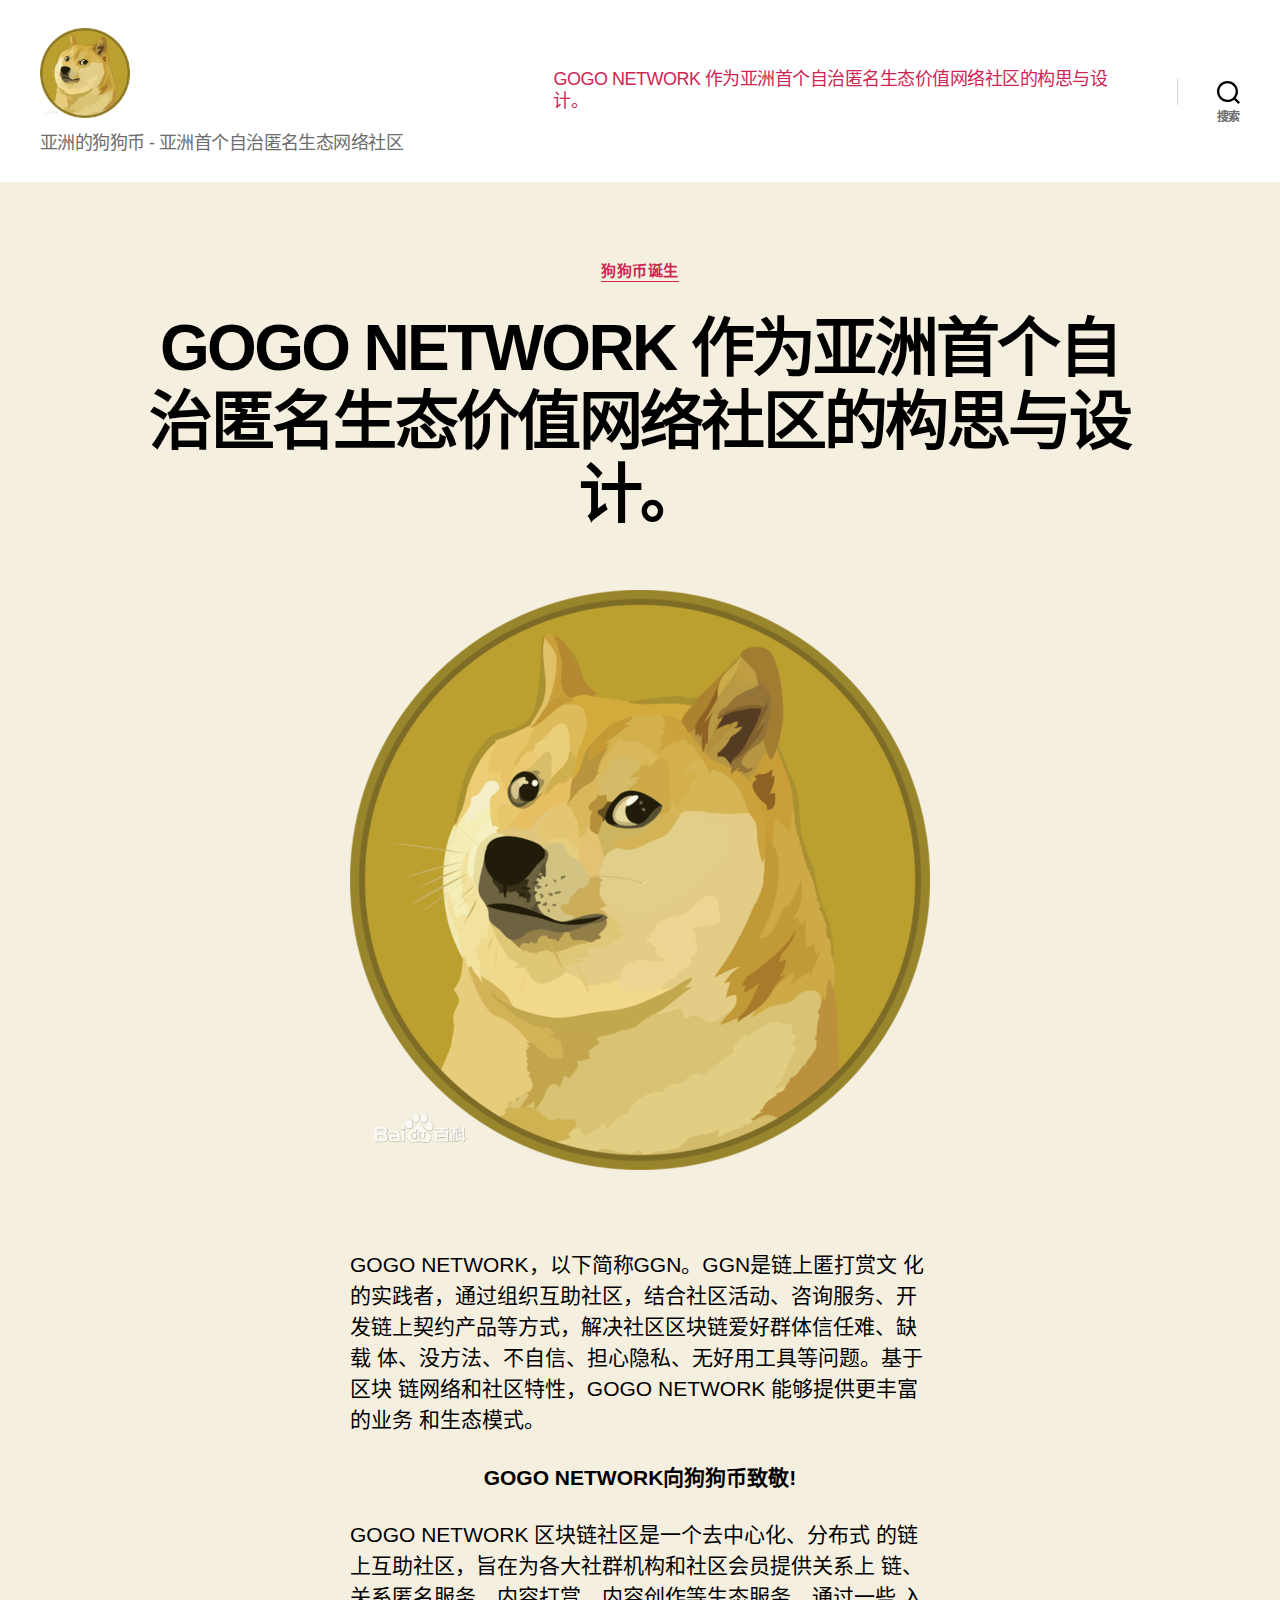
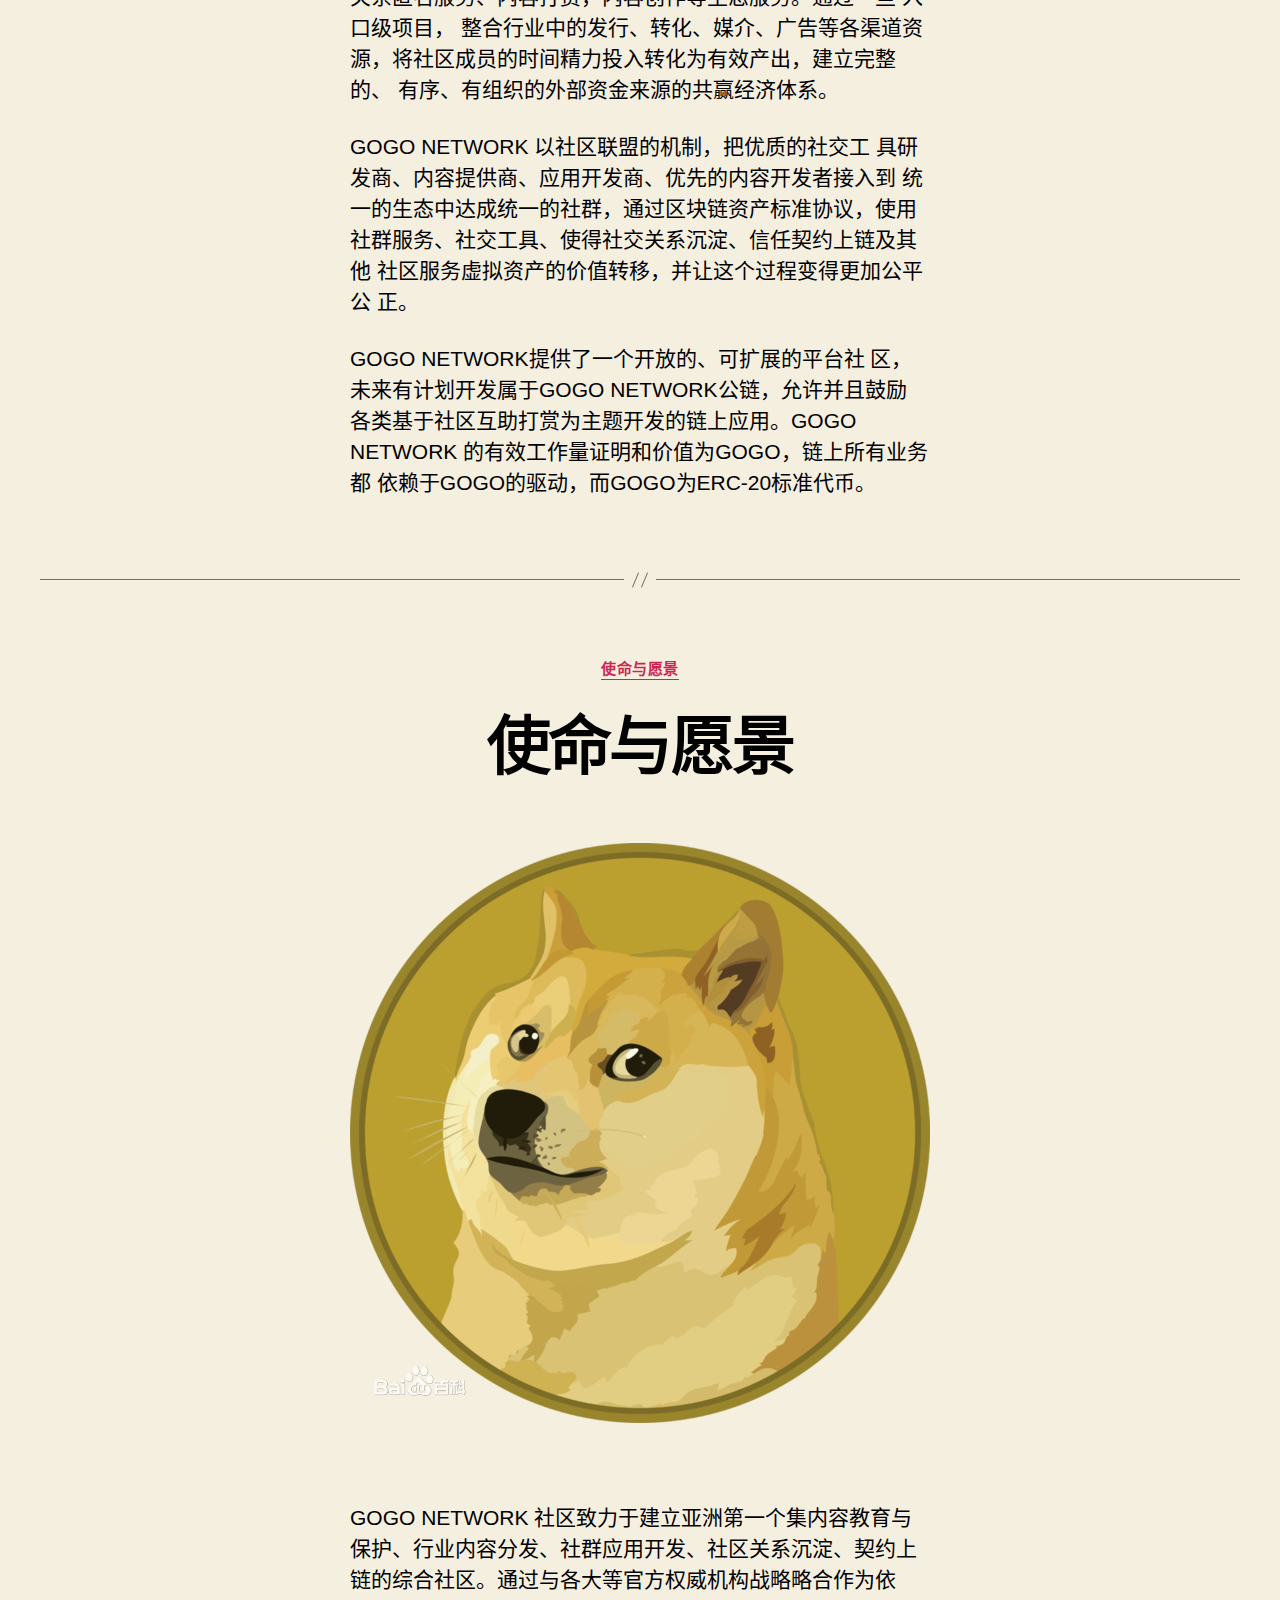
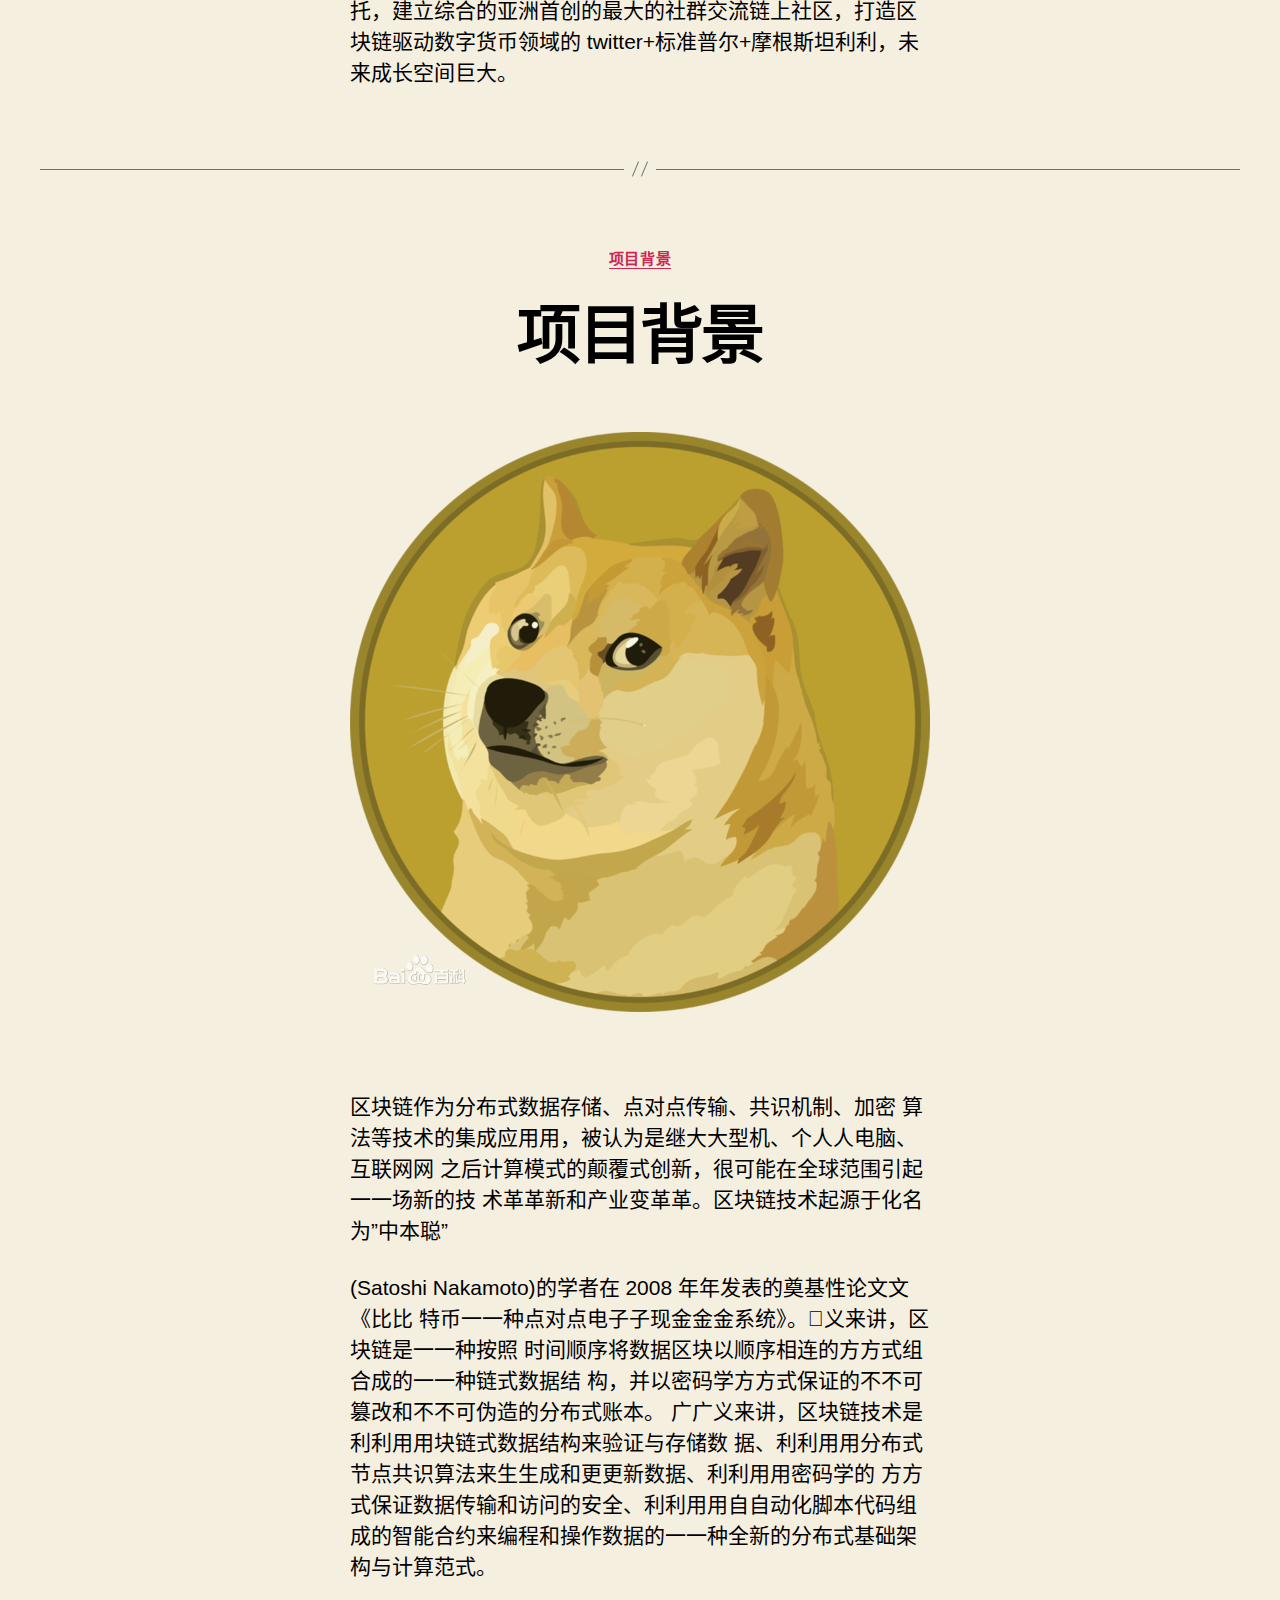
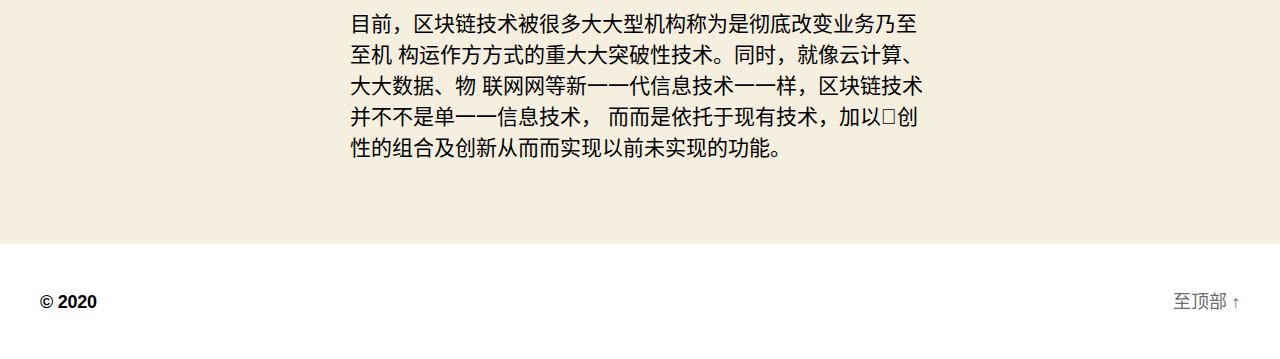
<file: index.html>
<!DOCTYPE html>

<html class="no-js" lang="zh-CN">

	<head>

		<meta charset="UTF-8">
		<meta name="viewport" content="width=device-width, initial-scale=1.0" >

		<link rel="profile" href="https://gmpg.org/xfn/11">

		<title>亚洲的狗狗币 &#8211; 亚洲首个自治匿名生态网络社区</title>
<meta name='robots' content='noindex,follow' />
<link rel='dns-prefetch' href='http://s.w.org' />
<link rel="alternate" type="application/rss+xml" title=" &raquo; Feed" href="index.php/feed/index.rss" />
<link rel="alternate" type="application/rss+xml" title=" &raquo; 评论Feed" href="index.php/comments/feed/index.rss" />
		<script type="text/javascript">
			window._wpemojiSettings = {"baseUrl":"https:\/\/s.w.org\/images\/core\/emoji\/12.0.0-1\/72x72\/","ext":".png","svgUrl":"https:\/\/s.w.org\/images\/core\/emoji\/12.0.0-1\/svg\/","svgExt":".svg","source":{"concatemoji":"http:\/\/tkbb.shenqihailuo.com\/wp-includes\/js\/wp-emoji-release.min.js?ver=5.2.1"}};
			!function(a,b,c){function d(a,b){var c=String.fromCharCode;l.clearRect(0,0,k.width,k.height),l.fillText(c.apply(this,a),0,0);var d=k.toDataURL();l.clearRect(0,0,k.width,k.height),l.fillText(c.apply(this,b),0,0);var e=k.toDataURL();return d===e}function e(a){var b;if(!l||!l.fillText)return!1;switch(l.textBaseline="top",l.font="600 32px Arial",a){case"flag":return!(b=d([55356,56826,55356,56819],[55356,56826,8203,55356,56819]))&&(b=d([55356,57332,56128,56423,56128,56418,56128,56421,56128,56430,56128,56423,56128,56447],[55356,57332,8203,56128,56423,8203,56128,56418,8203,56128,56421,8203,56128,56430,8203,56128,56423,8203,56128,56447]),!b);case"emoji":return b=d([55357,56424,55356,57342,8205,55358,56605,8205,55357,56424,55356,57340],[55357,56424,55356,57342,8203,55358,56605,8203,55357,56424,55356,57340]),!b}return!1}function f(a){var c=b.createElement("script");c.src=a,c.defer=c.type="text/javascript",b.getElementsByTagName("head")[0].appendChild(c)}var g,h,i,j,k=b.createElement("canvas"),l=k.getContext&&k.getContext("2d");for(j=Array("flag","emoji"),c.supports={everything:!0,everythingExceptFlag:!0},i=0;i<j.length;i++)c.supports[j[i]]=e(j[i]),c.supports.everything=c.supports.everything&&c.supports[j[i]],"flag"!==j[i]&&(c.supports.everythingExceptFlag=c.supports.everythingExceptFlag&&c.supports[j[i]]);c.supports.everythingExceptFlag=c.supports.everythingExceptFlag&&!c.supports.flag,c.DOMReady=!1,c.readyCallback=function(){c.DOMReady=!0},c.supports.everything||(h=function(){c.readyCallback()},b.addEventListener?(b.addEventListener("DOMContentLoaded",h,!1),a.addEventListener("load",h,!1)):(a.attachEvent("onload",h),b.attachEvent("onreadystatechange",function(){"complete"===b.readyState&&c.readyCallback()})),g=c.source||{},g.concatemoji?f(g.concatemoji):g.wpemoji&&g.twemoji&&(f(g.twemoji),f(g.wpemoji)))}(window,document,window._wpemojiSettings);
		</script>
		<style type="text/css">img.wp-smiley,
img.emoji {
	display: inline !important;
	border: none !important;
	box-shadow: none !important;
	height: 1em !important;
	width: 1em !important;
	margin: 0 .07em !important;
	vertical-align: -0.1em !important;
	background: none !important;
	padding: 0 !important;
}
</style>
	<link rel='stylesheet' id='wp-block-library-css'  href='wp-includes/css/dist/block-library/style.min_ver=5.2.1.css' type='text/css' media='all' />
<link rel='stylesheet' id='twentytwenty-style-css'  href='wp-content/themes/twentytwenty/style_ver=1.1.css' type='text/css' media='all' />
<style id='twentytwenty-style-inline-css' type='text/css'>.color-accent,.color-accent-hover:hover,.color-accent-hover:focus,:root .has-accent-color,.has-drop-cap:not(:focus):first-letter,.wp-block-button.is-style-outline,a { color: #cd2653; }blockquote,.border-color-accent,.border-color-accent-hover:hover,.border-color-accent-hover:focus { border-color: #cd2653; }button:not(.toggle),.button,.faux-button,.wp-block-button__link,.wp-block-file .wp-block-file__button,input[type="button"],input[type="reset"],input[type="submit"],.bg-accent,.bg-accent-hover:hover,.bg-accent-hover:focus,:root .has-accent-background-color,.comment-reply-link { background-color: #cd2653; }.fill-children-accent,.fill-children-accent * { fill: #cd2653; }body,.entry-title a,:root .has-primary-color { color: #000000; }:root .has-primary-background-color { background-color: #000000; }cite,figcaption,.wp-caption-text,.post-meta,.entry-content .wp-block-archives li,.entry-content .wp-block-categories li,.entry-content .wp-block-latest-posts li,.wp-block-latest-comments__comment-date,.wp-block-latest-posts__post-date,.wp-block-embed figcaption,.wp-block-image figcaption,.wp-block-pullquote cite,.comment-metadata,.comment-respond .comment-notes,.comment-respond .logged-in-as,.pagination .dots,.entry-content hr:not(.has-background),hr.styled-separator,:root .has-secondary-color { color: #6d6d6d; }:root .has-secondary-background-color { background-color: #6d6d6d; }pre,fieldset,input,textarea,table,table *,hr { border-color: #dcd7ca; }caption,code,code,kbd,samp,.wp-block-table.is-style-stripes tbody tr:nth-child(odd),:root .has-subtle-background-background-color { background-color: #dcd7ca; }.wp-block-table.is-style-stripes { border-bottom-color: #dcd7ca; }.wp-block-latest-posts.is-grid li { border-top-color: #dcd7ca; }:root .has-subtle-background-color { color: #dcd7ca; }body:not(.overlay-header) .primary-menu > li > a,body:not(.overlay-header) .primary-menu > li > .icon,.modal-menu a,.footer-menu a, .footer-widgets a,#site-footer .wp-block-button.is-style-outline,.wp-block-pullquote:before,.singular:not(.overlay-header) .entry-header a,.archive-header a,.header-footer-group .color-accent,.header-footer-group .color-accent-hover:hover { color: #cd2653; }.social-icons a,#site-footer button:not(.toggle),#site-footer .button,#site-footer .faux-button,#site-footer .wp-block-button__link,#site-footer .wp-block-file__button,#site-footer input[type="button"],#site-footer input[type="reset"],#site-footer input[type="submit"] { background-color: #cd2653; }.header-footer-group,body:not(.overlay-header) #site-header .toggle,.menu-modal .toggle { color: #000000; }body:not(.overlay-header) .primary-menu ul { background-color: #000000; }body:not(.overlay-header) .primary-menu > li > ul:after { border-bottom-color: #000000; }body:not(.overlay-header) .primary-menu ul ul:after { border-left-color: #000000; }.site-description,body:not(.overlay-header) .toggle-inner .toggle-text,.widget .post-date,.widget .rss-date,.widget_archive li,.widget_categories li,.widget cite,.widget_pages li,.widget_meta li,.widget_nav_menu li,.powered-by-wordpress,.to-the-top,.singular .entry-header .post-meta,.singular:not(.overlay-header) .entry-header .post-meta a { color: #6d6d6d; }.header-footer-group pre,.header-footer-group fieldset,.header-footer-group input,.header-footer-group textarea,.header-footer-group table,.header-footer-group table *,.footer-nav-widgets-wrapper,#site-footer,.menu-modal nav *,.footer-widgets-outer-wrapper,.footer-top { border-color: #dcd7ca; }.header-footer-group table caption,body:not(.overlay-header) .header-inner .toggle-wrapper::before { background-color: #dcd7ca; }
body,input,textarea,button,.button,.faux-button,.wp-block-button__link,.wp-block-file__button,.has-drop-cap:not(:focus)::first-letter,.has-drop-cap:not(:focus)::first-letter,.entry-content .wp-block-archives,.entry-content .wp-block-categories,.entry-content .wp-block-cover-image,.entry-content .wp-block-latest-comments,.entry-content .wp-block-latest-posts,.entry-content .wp-block-pullquote,.entry-content .wp-block-quote.is-large,.entry-content .wp-block-quote.is-style-large,.entry-content .wp-block-archives *,.entry-content .wp-block-categories *,.entry-content .wp-block-latest-posts *,.entry-content .wp-block-latest-comments *,.entry-content p,.entry-content ol,.entry-content ul,.entry-content dl,.entry-content dt,.entry-content cite,.entry-content figcaption,.entry-content .wp-caption-text,.comment-content p,.comment-content ol,.comment-content ul,.comment-content dl,.comment-content dt,.comment-content cite,.comment-content figcaption,.comment-content .wp-caption-text,.widget_text p,.widget_text ol,.widget_text ul,.widget_text dl,.widget_text dt,.widget-content .rssSummary,.widget-content cite,.widget-content figcaption,.widget-content .wp-caption-text { font-family: 'PingFang SC','Helvetica Neue','Microsoft YaHei New','STHeiti Light',sans-serif; }
</style>
<link rel='stylesheet' id='twentytwenty-print-style-css'  href='wp-content/themes/twentytwenty/print_ver=1.1.css' type='text/css' media='print' />
<script type='text/javascript' src='wp-content/themes/twentytwenty/assets/js/index_ver=1.1.js' async></script>
<link rel='https://api.w.org/' href='index.php/wp-json/index.json' />
<link rel="EditURI" type="application/rsd+xml" title="RSD" href="xmlrpc.php_rsd.xml" />
<link rel="wlwmanifest" type="application/wlwmanifest+xml" href="wp-includes/wlwmanifest.xml" /> 
<meta name="generator" content="WordPress 5.2.1" />
	<script>document.documentElement.className = document.documentElement.className.replace( 'no-js', 'js' );</script>
	<link rel="icon" href="wp-content/uploads/2020/01/cropped-10dfa9ec8a13632717785b9a9b8fa0ec09fac786-1-32x32.png" sizes="32x32" />
<link rel="icon" href="wp-content/uploads/2020/01/cropped-10dfa9ec8a13632717785b9a9b8fa0ec09fac786-1-192x192.png" sizes="192x192" />
<link rel="apple-touch-icon-precomposed" href="wp-content/uploads/2020/01/cropped-10dfa9ec8a13632717785b9a9b8fa0ec09fac786-1-180x180.png" />
<meta name="msapplication-TileImage" content="http://tkbb.shenqihailuo.com/wp-content/uploads/2020/01/cropped-10dfa9ec8a13632717785b9a9b8fa0ec09fac786-1-270x270.png" />

	</head>

	<body class="home blog wp-custom-logo enable-search-modal has-no-pagination showing-comments show-avatars footer-top-hidden">

		<a class="skip-link screen-reader-text" href="#site-content">跳至内容</a>
		<header id="site-header" class="header-footer-group" role="banner">

			<div class="header-inner section-inner">

				<div class="header-titles-wrapper">

					
						<button class="toggle search-toggle mobile-search-toggle" data-toggle-target=".search-modal" data-toggle-body-class="showing-search-modal" data-set-focus=".search-modal .search-field" aria-expanded="false">
							<span class="toggle-inner">
								<span class="toggle-icon">
									<svg class="svg-icon" aria-hidden="true" role="img" focusable="false" xmlns="http://www.w3.org/2000/svg" width="23" height="23" viewBox="0 0 23 23"><path d="M38.710696,48.0601792 L43,52.3494831 L41.3494831,54 L37.0601792,49.710696 C35.2632422,51.1481185 32.9839107,52.0076499 30.5038249,52.0076499 C24.7027226,52.0076499 20,47.3049272 20,41.5038249 C20,35.7027226 24.7027226,31 30.5038249,31 C36.3049272,31 41.0076499,35.7027226 41.0076499,41.5038249 C41.0076499,43.9839107 40.1481185,46.2632422 38.710696,48.0601792 Z M36.3875844,47.1716785 C37.8030221,45.7026647 38.6734666,43.7048964 38.6734666,41.5038249 C38.6734666,36.9918565 35.0157934,33.3341833 30.5038249,33.3341833 C25.9918565,33.3341833 22.3341833,36.9918565 22.3341833,41.5038249 C22.3341833,46.0157934 25.9918565,49.6734666 30.5038249,49.6734666 C32.7048964,49.6734666 34.7026647,48.8030221 36.1716785,47.3875844 C36.2023931,47.347638 36.2360451,47.3092237 36.2726343,47.2726343 C36.3092237,47.2360451 36.347638,47.2023931 36.3875844,47.1716785 Z" transform="translate(-20 -31)" /></svg>								</span>
								<span class="toggle-text">搜索</span>
							</span>
						</button><!-- .search-toggle -->

					
					<div class="header-titles">

						<h1 class="site-logo"><a href="index.html" class="custom-logo-link" rel="home"><img width="580" height="580" src="wp-content/uploads/2020/01/10dfa9ec8a13632717785b9a9b8fa0ec09fac786.png" class="custom-logo" alt="" srcset="wp-content/uploads/2020/01/10dfa9ec8a13632717785b9a9b8fa0ec09fac786.png 580w, wp-content/uploads/2020/01/10dfa9ec8a13632717785b9a9b8fa0ec09fac786-150x150.png 150w, wp-content/uploads/2020/01/10dfa9ec8a13632717785b9a9b8fa0ec09fac786-300x300.png 300w" sizes="(max-width: 580px) 100vw, 580px" /></a><span class="screen-reader-text"></span></h1><div class="site-description">亚洲的狗狗币 - 亚洲首个自治匿名生态网络社区</div><!-- .site-description -->
					</div><!-- .header-titles -->

					<button class="toggle nav-toggle mobile-nav-toggle" data-toggle-target=".menu-modal"  data-toggle-body-class="showing-menu-modal" aria-expanded="false" data-set-focus=".close-nav-toggle">
						<span class="toggle-inner">
							<span class="toggle-icon">
								<svg class="svg-icon" aria-hidden="true" role="img" focusable="false" xmlns="http://www.w3.org/2000/svg" width="26" height="7" viewBox="0 0 26 7"><path fill-rule="evenodd" d="M332.5,45 C330.567003,45 329,43.4329966 329,41.5 C329,39.5670034 330.567003,38 332.5,38 C334.432997,38 336,39.5670034 336,41.5 C336,43.4329966 334.432997,45 332.5,45 Z M342,45 C340.067003,45 338.5,43.4329966 338.5,41.5 C338.5,39.5670034 340.067003,38 342,38 C343.932997,38 345.5,39.5670034 345.5,41.5 C345.5,43.4329966 343.932997,45 342,45 Z M351.5,45 C349.567003,45 348,43.4329966 348,41.5 C348,39.5670034 349.567003,38 351.5,38 C353.432997,38 355,39.5670034 355,41.5 C355,43.4329966 353.432997,45 351.5,45 Z" transform="translate(-329 -38)" /></svg>							</span>
							<span class="toggle-text">菜单</span>
						</span>
					</button><!-- .nav-toggle -->

				</div><!-- .header-titles-wrapper -->

				<div class="header-navigation-wrapper">

					
							<nav class="primary-menu-wrapper" aria-label="水平" role="navigation">

								<ul class="primary-menu reset-list-style">

								<li class="page_item page-item-30"><a href="index.php/gogo-network-%E4%BD%9C%E4%B8%BA%E4%BA%9A%E6%B4%B2%E9%A6%96%E4%B8%AA%E8%87%AA-%E6%B2%BB%E5%8C%BF%E5%90%8D%E7%94%9F%E6%80%81%E4%BB%B7%E5%80%BC%E7%BD%91%E7%BB%9C%E7%A4%BE%E5%8C%BA%E7%9A%84%E6%9E%84/index.html">GOGO NETWORK 作为亚洲首个自治匿名生态价值网络社区的构思与设计。</a></li>

								</ul>

							</nav><!-- .primary-menu-wrapper -->

						
						<div class="header-toggles hide-no-js">

						
							<div class="toggle-wrapper search-toggle-wrapper">

								<button class="toggle search-toggle desktop-search-toggle" data-toggle-target=".search-modal" data-toggle-body-class="showing-search-modal" data-set-focus=".search-modal .search-field" aria-expanded="false">
									<span class="toggle-inner">
										<svg class="svg-icon" aria-hidden="true" role="img" focusable="false" xmlns="http://www.w3.org/2000/svg" width="23" height="23" viewBox="0 0 23 23"><path d="M38.710696,48.0601792 L43,52.3494831 L41.3494831,54 L37.0601792,49.710696 C35.2632422,51.1481185 32.9839107,52.0076499 30.5038249,52.0076499 C24.7027226,52.0076499 20,47.3049272 20,41.5038249 C20,35.7027226 24.7027226,31 30.5038249,31 C36.3049272,31 41.0076499,35.7027226 41.0076499,41.5038249 C41.0076499,43.9839107 40.1481185,46.2632422 38.710696,48.0601792 Z M36.3875844,47.1716785 C37.8030221,45.7026647 38.6734666,43.7048964 38.6734666,41.5038249 C38.6734666,36.9918565 35.0157934,33.3341833 30.5038249,33.3341833 C25.9918565,33.3341833 22.3341833,36.9918565 22.3341833,41.5038249 C22.3341833,46.0157934 25.9918565,49.6734666 30.5038249,49.6734666 C32.7048964,49.6734666 34.7026647,48.8030221 36.1716785,47.3875844 C36.2023931,47.347638 36.2360451,47.3092237 36.2726343,47.2726343 C36.3092237,47.2360451 36.347638,47.2023931 36.3875844,47.1716785 Z" transform="translate(-20 -31)" /></svg>										<span class="toggle-text">搜索</span>
									</span>
								</button><!-- .search-toggle -->

							</div>

							
						</div><!-- .header-toggles -->
						
				</div><!-- .header-navigation-wrapper -->

			</div><!-- .header-inner -->

			<div class="search-modal cover-modal header-footer-group" data-modal-target-string=".search-modal">

	<div class="search-modal-inner modal-inner">

		<div class="section-inner">

			<form role="search" aria-label="搜索：" method="get" class="search-form" action="index.html">
	<label for="search-form-1">
		<span class="screen-reader-text">搜索：</span>
		<input type="search" id="search-form-1" class="search-field" placeholder="搜索…" value="" name="s" />
	</label>
	<input type="submit" class="search-submit" value="搜索" />
</form>

			<button class="toggle search-untoggle close-search-toggle fill-children-current-color" data-toggle-target=".search-modal" data-toggle-body-class="showing-search-modal" data-set-focus=".search-modal .search-field" aria-expanded="false">
				<span class="screen-reader-text">关闭搜索</span>
				<svg class="svg-icon" aria-hidden="true" role="img" focusable="false" xmlns="http://www.w3.org/2000/svg" width="16" height="16" viewBox="0 0 16 16"><polygon fill="" fill-rule="evenodd" points="6.852 7.649 .399 1.195 1.445 .149 7.899 6.602 14.352 .149 15.399 1.195 8.945 7.649 15.399 14.102 14.352 15.149 7.899 8.695 1.445 15.149 .399 14.102" /></svg>			</button><!-- .search-toggle -->

		</div><!-- .section-inner -->

	</div><!-- .search-modal-inner -->

</div><!-- .menu-modal -->

		</header><!-- #site-header -->

		
<div class="menu-modal cover-modal header-footer-group" data-modal-target-string=".menu-modal">

	<div class="menu-modal-inner modal-inner">

		<div class="menu-wrapper section-inner">

			<div class="menu-top">

				<button class="toggle close-nav-toggle fill-children-current-color" data-toggle-target=".menu-modal" data-toggle-body-class="showing-menu-modal" aria-expanded="false" data-set-focus=".menu-modal">
					<span class="toggle-text">关闭菜单</span>
					<svg class="svg-icon" aria-hidden="true" role="img" focusable="false" xmlns="http://www.w3.org/2000/svg" width="16" height="16" viewBox="0 0 16 16"><polygon fill="" fill-rule="evenodd" points="6.852 7.649 .399 1.195 1.445 .149 7.899 6.602 14.352 .149 15.399 1.195 8.945 7.649 15.399 14.102 14.352 15.149 7.899 8.695 1.445 15.149 .399 14.102" /></svg>				</button><!-- .nav-toggle -->

				
					<nav class="mobile-menu" aria-label="移动" role="navigation">

						<ul class="modal-menu reset-list-style">

						<li class="page_item page-item-30"><div class="ancestor-wrapper"><a href="index.php/gogo-network-%E4%BD%9C%E4%B8%BA%E4%BA%9A%E6%B4%B2%E9%A6%96%E4%B8%AA%E8%87%AA-%E6%B2%BB%E5%8C%BF%E5%90%8D%E7%94%9F%E6%80%81%E4%BB%B7%E5%80%BC%E7%BD%91%E7%BB%9C%E7%A4%BE%E5%8C%BA%E7%9A%84%E6%9E%84/index.html">GOGO NETWORK 作为亚洲首个自治匿名生态价值网络社区的构思与设计。</a></div><!-- .ancestor-wrapper --></li>

						</ul>

					</nav>

					
			</div><!-- .menu-top -->

			<div class="menu-bottom">

				
			</div><!-- .menu-bottom -->

		</div><!-- .menu-wrapper -->

	</div><!-- .menu-modal-inner -->

</div><!-- .menu-modal -->

<main id="site-content" role="main">

	
<article class="post-1 post type-post status-publish format-standard has-post-thumbnail sticky hentry category-2" id="post-1">

	
<header class="entry-header has-text-align-center">

	<div class="entry-header-inner section-inner medium">

		
			<div class="entry-categories">
				<span class="screen-reader-text">分类</span>
				<div class="entry-categories-inner">
					<a href="index.php/category/%E7%8B%97%E7%8B%97%E5%B8%81%E8%AF%9E%E7%94%9F/index.html" rel="category tag">狗狗币诞生</a>				</div><!-- .entry-categories-inner -->
			</div><!-- .entry-categories -->

			<h2 class="entry-title heading-size-1"><a href="index.php/2020/01/18/hello-world/index.html">GOGO NETWORK 作为亚洲首个自治匿名生态价值网络社区的构思与设计。</a></h2>
		<div class="post-meta-wrapper post-meta-single post-meta-single-top">

			<ul class="post-meta">

									<li class="post-author meta-wrapper">
						<span class="meta-icon">
							<span class="screen-reader-text">文章作者</span>
							<svg class="svg-icon" aria-hidden="true" role="img" focusable="false" xmlns="http://www.w3.org/2000/svg" width="18" height="20" viewBox="0 0 18 20"><path fill="" d="M18,19 C18,19.5522847 17.5522847,20 17,20 C16.4477153,20 16,19.5522847 16,19 L16,17 C16,15.3431458 14.6568542,14 13,14 L5,14 C3.34314575,14 2,15.3431458 2,17 L2,19 C2,19.5522847 1.55228475,20 1,20 C0.44771525,20 0,19.5522847 0,19 L0,17 C0,14.2385763 2.23857625,12 5,12 L13,12 C15.7614237,12 18,14.2385763 18,17 L18,19 Z M9,10 C6.23857625,10 4,7.76142375 4,5 C4,2.23857625 6.23857625,0 9,0 C11.7614237,0 14,2.23857625 14,5 C14,7.76142375 11.7614237,10 9,10 Z M9,8 C10.6568542,8 12,6.65685425 12,5 C12,3.34314575 10.6568542,2 9,2 C7.34314575,2 6,3.34314575 6,5 C6,6.65685425 7.34314575,8 9,8 Z" /></svg>						</span>
						<span class="meta-text">
							由<a href="index.php/author/admin/index.html">gogo币</a>						</span>
					</li>
										<li class="post-date meta-wrapper">
						<span class="meta-icon">
							<span class="screen-reader-text">发布日期</span>
							<svg class="svg-icon" aria-hidden="true" role="img" focusable="false" xmlns="http://www.w3.org/2000/svg" width="18" height="19" viewBox="0 0 18 19"><path fill="" d="M4.60069444,4.09375 L3.25,4.09375 C2.47334957,4.09375 1.84375,4.72334957 1.84375,5.5 L1.84375,7.26736111 L16.15625,7.26736111 L16.15625,5.5 C16.15625,4.72334957 15.5266504,4.09375 14.75,4.09375 L13.3993056,4.09375 L13.3993056,4.55555556 C13.3993056,5.02154581 13.0215458,5.39930556 12.5555556,5.39930556 C12.0895653,5.39930556 11.7118056,5.02154581 11.7118056,4.55555556 L11.7118056,4.09375 L6.28819444,4.09375 L6.28819444,4.55555556 C6.28819444,5.02154581 5.9104347,5.39930556 5.44444444,5.39930556 C4.97845419,5.39930556 4.60069444,5.02154581 4.60069444,4.55555556 L4.60069444,4.09375 Z M6.28819444,2.40625 L11.7118056,2.40625 L11.7118056,1 C11.7118056,0.534009742 12.0895653,0.15625 12.5555556,0.15625 C13.0215458,0.15625 13.3993056,0.534009742 13.3993056,1 L13.3993056,2.40625 L14.75,2.40625 C16.4586309,2.40625 17.84375,3.79136906 17.84375,5.5 L17.84375,15.875 C17.84375,17.5836309 16.4586309,18.96875 14.75,18.96875 L3.25,18.96875 C1.54136906,18.96875 0.15625,17.5836309 0.15625,15.875 L0.15625,5.5 C0.15625,3.79136906 1.54136906,2.40625 3.25,2.40625 L4.60069444,2.40625 L4.60069444,1 C4.60069444,0.534009742 4.97845419,0.15625 5.44444444,0.15625 C5.9104347,0.15625 6.28819444,0.534009742 6.28819444,1 L6.28819444,2.40625 Z M1.84375,8.95486111 L1.84375,15.875 C1.84375,16.6516504 2.47334957,17.28125 3.25,17.28125 L14.75,17.28125 C15.5266504,17.28125 16.15625,16.6516504 16.15625,15.875 L16.15625,8.95486111 L1.84375,8.95486111 Z" /></svg>						</span>
						<span class="meta-text">
							<a href="index.php/2020/01/18/hello-world/index.html">2020年1月18日</a>
						</span>
					</li>
										<li class="post-sticky meta-wrapper">
						<span class="meta-icon">
							<svg class="svg-icon" aria-hidden="true" role="img" focusable="false" xmlns="http://www.w3.org/2000/svg" width="15" height="18" viewBox="0 0 15 18"><path d="M12.598889,2.699762 C12.598889,2.20275 12.195981,1.799841 11.698969,1.799841 L2.699762,1.799841 C2.20275,1.799841 1.799841,2.20275 1.799841,2.699762 L1.799841,15.349777 L6.676297,11.866594 C6.989197,11.643094 7.409533,11.643094 7.722434,11.866594 L12.598889,15.349777 L12.598889,2.699762 Z M1.422989,17.830788 C0.82736,18.256238 0,17.830464 0,17.098493 L0,2.699762 C0,1.208725 1.208725,0 2.699762,0 L11.698969,0 C13.190006,0 14.398731,1.208725 14.398731,2.699762 L14.398731,17.098493 C14.398731,17.830464 13.571371,18.256238 12.975742,17.830788 L7.199365,13.704805 L1.422989,17.830788 Z" /></svg>						</span>
						<span class="meta-text">
							置顶文章						</span>
					</li>
					
			</ul><!-- .post-meta -->

		</div><!-- .post-meta-wrapper -->

		
	</div><!-- .entry-header-inner -->

</header><!-- .entry-header -->

	<figure class="featured-media">

		<div class="featured-media-inner section-inner medium">

			<img width="580" height="580" src="wp-content/uploads/2020/01/10dfa9ec8a13632717785b9a9b8fa0ec09fac786.png" class="attachment-post-thumbnail size-post-thumbnail wp-post-image" alt="" srcset="wp-content/uploads/2020/01/10dfa9ec8a13632717785b9a9b8fa0ec09fac786.png 580w, wp-content/uploads/2020/01/10dfa9ec8a13632717785b9a9b8fa0ec09fac786-150x150.png 150w, wp-content/uploads/2020/01/10dfa9ec8a13632717785b9a9b8fa0ec09fac786-300x300.png 300w" sizes="(max-width: 580px) 100vw, 580px" />
		</div><!-- .featured-media-inner -->

	</figure><!-- .featured-media -->

	
	<div class="post-inner thin ">

		<div class="entry-content">

			
<p>    GOGO NETWORK，以下简称GGN。GGN是链上匿打赏文 化的实践者，通过组织互助社区，结合社区活动、咨询服务、开 发链上契约产品等方式，解决社区区块链爱好群体信任难、缺载 体、没方法、不自信、担心隐私、无好用工具等问题。基于区块 链网络和社区特性，GOGO NETWORK 能够提供更丰富的业务 和生态模式。 </p>



<p style="text-align:center"><strong>GOGO NETWORK向狗狗币致敬! </strong></p>



<p>     GOGO NETWORK 区块链社区是一个去中心化、分布式 的链上互助社区，旨在为各大社群机构和社区会员提供关系上 链、关系匿名服务、内容打赏，内容创作等生态服务。通过一些 入口级项目， 整合行业中的发行、转化、媒介、广告等各渠道资 源，将社区成员的时间精力投入转化为有效产出，建立完整的、 有序、有组织的外部资金来源的共赢经济体系。 </p>



<p>    GOGO NETWORK 以社区联盟的机制，把优质的社交工 具研发商、内容提供商、应用开发商、优先的内容开发者接入到 统一的生态中达成统一的社群，通过区块链资产标准协议，使用 社群服务、社交工具、使得社交关系沉淀、信任契约上链及其他 社区服务虚拟资产的价值转移，并让这个过程变得更加公平公 正。 </p>



<p>    GOGO NETWORK提供了一个开放的、可扩展的平台社 区，未来有计划开发属于GOGO NETWORK公链，允许并且鼓励 各类基于社区互助打赏为主题开发的链上应用。GOGO NETWORK 的有效工作量证明和价值为GOGO，链上所有业务都 依赖于GOGO的驱动，而GOGO为ERC-20标准代币。 </p>

		</div><!-- .entry-content -->

	</div><!-- .post-inner -->

	<div class="section-inner">
		
	</div><!-- .section-inner -->

	
</article><!-- .post -->
<hr class="post-separator styled-separator is-style-wide section-inner" aria-hidden="true" />
<article class="post-40 post type-post status-publish format-standard has-post-thumbnail hentry category-4" id="post-40">

	
<header class="entry-header has-text-align-center">

	<div class="entry-header-inner section-inner medium">

		
			<div class="entry-categories">
				<span class="screen-reader-text">分类</span>
				<div class="entry-categories-inner">
					<a href="index.php/category/%E4%BD%BF%E5%91%BD%E4%B8%8E%E6%84%BF%E6%99%AF/index.html" rel="category tag">使命与愿景</a>				</div><!-- .entry-categories-inner -->
			</div><!-- .entry-categories -->

			<h2 class="entry-title heading-size-1"><a href="index.php/2020/01/18/%E4%BD%BF%E5%91%BD%E4%B8%8E%E6%84%BF%E6%99%AF/index.html">使命与愿景</a></h2>
		<div class="post-meta-wrapper post-meta-single post-meta-single-top">

			<ul class="post-meta">

									<li class="post-author meta-wrapper">
						<span class="meta-icon">
							<span class="screen-reader-text">文章作者</span>
							<svg class="svg-icon" aria-hidden="true" role="img" focusable="false" xmlns="http://www.w3.org/2000/svg" width="18" height="20" viewBox="0 0 18 20"><path fill="" d="M18,19 C18,19.5522847 17.5522847,20 17,20 C16.4477153,20 16,19.5522847 16,19 L16,17 C16,15.3431458 14.6568542,14 13,14 L5,14 C3.34314575,14 2,15.3431458 2,17 L2,19 C2,19.5522847 1.55228475,20 1,20 C0.44771525,20 0,19.5522847 0,19 L0,17 C0,14.2385763 2.23857625,12 5,12 L13,12 C15.7614237,12 18,14.2385763 18,17 L18,19 Z M9,10 C6.23857625,10 4,7.76142375 4,5 C4,2.23857625 6.23857625,0 9,0 C11.7614237,0 14,2.23857625 14,5 C14,7.76142375 11.7614237,10 9,10 Z M9,8 C10.6568542,8 12,6.65685425 12,5 C12,3.34314575 10.6568542,2 9,2 C7.34314575,2 6,3.34314575 6,5 C6,6.65685425 7.34314575,8 9,8 Z" /></svg>						</span>
						<span class="meta-text">
							由<a href="index.php/author/admin/index.html">gogo币</a>						</span>
					</li>
										<li class="post-date meta-wrapper">
						<span class="meta-icon">
							<span class="screen-reader-text">发布日期</span>
							<svg class="svg-icon" aria-hidden="true" role="img" focusable="false" xmlns="http://www.w3.org/2000/svg" width="18" height="19" viewBox="0 0 18 19"><path fill="" d="M4.60069444,4.09375 L3.25,4.09375 C2.47334957,4.09375 1.84375,4.72334957 1.84375,5.5 L1.84375,7.26736111 L16.15625,7.26736111 L16.15625,5.5 C16.15625,4.72334957 15.5266504,4.09375 14.75,4.09375 L13.3993056,4.09375 L13.3993056,4.55555556 C13.3993056,5.02154581 13.0215458,5.39930556 12.5555556,5.39930556 C12.0895653,5.39930556 11.7118056,5.02154581 11.7118056,4.55555556 L11.7118056,4.09375 L6.28819444,4.09375 L6.28819444,4.55555556 C6.28819444,5.02154581 5.9104347,5.39930556 5.44444444,5.39930556 C4.97845419,5.39930556 4.60069444,5.02154581 4.60069444,4.55555556 L4.60069444,4.09375 Z M6.28819444,2.40625 L11.7118056,2.40625 L11.7118056,1 C11.7118056,0.534009742 12.0895653,0.15625 12.5555556,0.15625 C13.0215458,0.15625 13.3993056,0.534009742 13.3993056,1 L13.3993056,2.40625 L14.75,2.40625 C16.4586309,2.40625 17.84375,3.79136906 17.84375,5.5 L17.84375,15.875 C17.84375,17.5836309 16.4586309,18.96875 14.75,18.96875 L3.25,18.96875 C1.54136906,18.96875 0.15625,17.5836309 0.15625,15.875 L0.15625,5.5 C0.15625,3.79136906 1.54136906,2.40625 3.25,2.40625 L4.60069444,2.40625 L4.60069444,1 C4.60069444,0.534009742 4.97845419,0.15625 5.44444444,0.15625 C5.9104347,0.15625 6.28819444,0.534009742 6.28819444,1 L6.28819444,2.40625 Z M1.84375,8.95486111 L1.84375,15.875 C1.84375,16.6516504 2.47334957,17.28125 3.25,17.28125 L14.75,17.28125 C15.5266504,17.28125 16.15625,16.6516504 16.15625,15.875 L16.15625,8.95486111 L1.84375,8.95486111 Z" /></svg>						</span>
						<span class="meta-text">
							<a href="index.php/2020/01/18/%E4%BD%BF%E5%91%BD%E4%B8%8E%E6%84%BF%E6%99%AF/index.html">2020年1月18日</a>
						</span>
					</li>
					
			</ul><!-- .post-meta -->

		</div><!-- .post-meta-wrapper -->

		
	</div><!-- .entry-header-inner -->

</header><!-- .entry-header -->

	<figure class="featured-media">

		<div class="featured-media-inner section-inner medium">

			<img width="580" height="580" src="wp-content/uploads/2020/01/10dfa9ec8a13632717785b9a9b8fa0ec09fac786.png" class="attachment-post-thumbnail size-post-thumbnail wp-post-image" alt="" srcset="wp-content/uploads/2020/01/10dfa9ec8a13632717785b9a9b8fa0ec09fac786.png 580w, wp-content/uploads/2020/01/10dfa9ec8a13632717785b9a9b8fa0ec09fac786-150x150.png 150w, wp-content/uploads/2020/01/10dfa9ec8a13632717785b9a9b8fa0ec09fac786-300x300.png 300w" sizes="(max-width: 580px) 100vw, 580px" />
		</div><!-- .featured-media-inner -->

	</figure><!-- .featured-media -->

	
	<div class="post-inner thin ">

		<div class="entry-content">

			
<p>GOGO NETWORK 社区致力于建⽴亚洲第一个集内容教育与 保护、行业内容分发、社群应用开发、社区关系沉淀、契约上链的综合社区。通过与各大等官方权威机构战略略合作为依托，建⽴综合的亚洲首创的最大的社群交流链上社区，打造区块链驱动数字货币领域的 twitter+标准普尔+摩根斯坦利利，未来成长空间巨大。 </p>

		</div><!-- .entry-content -->

	</div><!-- .post-inner -->

	<div class="section-inner">
		
	</div><!-- .section-inner -->

	
</article><!-- .post -->
<hr class="post-separator styled-separator is-style-wide section-inner" aria-hidden="true" />
<article class="post-37 post type-post status-publish format-standard has-post-thumbnail hentry category-3" id="post-37">

	
<header class="entry-header has-text-align-center">

	<div class="entry-header-inner section-inner medium">

		
			<div class="entry-categories">
				<span class="screen-reader-text">分类</span>
				<div class="entry-categories-inner">
					<a href="index.php/category/%E9%A1%B9%E7%9B%AE%E8%83%8C%E6%99%AF/index.html" rel="category tag">项目背景</a>				</div><!-- .entry-categories-inner -->
			</div><!-- .entry-categories -->

			<h2 class="entry-title heading-size-1"><a href="index.php/2020/01/18/%E9%A1%B9%E7%9B%AE%E8%83%8C%E6%99%AF/index.html">项目背景</a></h2>
		<div class="post-meta-wrapper post-meta-single post-meta-single-top">

			<ul class="post-meta">

									<li class="post-author meta-wrapper">
						<span class="meta-icon">
							<span class="screen-reader-text">文章作者</span>
							<svg class="svg-icon" aria-hidden="true" role="img" focusable="false" xmlns="http://www.w3.org/2000/svg" width="18" height="20" viewBox="0 0 18 20"><path fill="" d="M18,19 C18,19.5522847 17.5522847,20 17,20 C16.4477153,20 16,19.5522847 16,19 L16,17 C16,15.3431458 14.6568542,14 13,14 L5,14 C3.34314575,14 2,15.3431458 2,17 L2,19 C2,19.5522847 1.55228475,20 1,20 C0.44771525,20 0,19.5522847 0,19 L0,17 C0,14.2385763 2.23857625,12 5,12 L13,12 C15.7614237,12 18,14.2385763 18,17 L18,19 Z M9,10 C6.23857625,10 4,7.76142375 4,5 C4,2.23857625 6.23857625,0 9,0 C11.7614237,0 14,2.23857625 14,5 C14,7.76142375 11.7614237,10 9,10 Z M9,8 C10.6568542,8 12,6.65685425 12,5 C12,3.34314575 10.6568542,2 9,2 C7.34314575,2 6,3.34314575 6,5 C6,6.65685425 7.34314575,8 9,8 Z" /></svg>						</span>
						<span class="meta-text">
							由<a href="index.php/author/admin/index.html">gogo币</a>						</span>
					</li>
										<li class="post-date meta-wrapper">
						<span class="meta-icon">
							<span class="screen-reader-text">发布日期</span>
							<svg class="svg-icon" aria-hidden="true" role="img" focusable="false" xmlns="http://www.w3.org/2000/svg" width="18" height="19" viewBox="0 0 18 19"><path fill="" d="M4.60069444,4.09375 L3.25,4.09375 C2.47334957,4.09375 1.84375,4.72334957 1.84375,5.5 L1.84375,7.26736111 L16.15625,7.26736111 L16.15625,5.5 C16.15625,4.72334957 15.5266504,4.09375 14.75,4.09375 L13.3993056,4.09375 L13.3993056,4.55555556 C13.3993056,5.02154581 13.0215458,5.39930556 12.5555556,5.39930556 C12.0895653,5.39930556 11.7118056,5.02154581 11.7118056,4.55555556 L11.7118056,4.09375 L6.28819444,4.09375 L6.28819444,4.55555556 C6.28819444,5.02154581 5.9104347,5.39930556 5.44444444,5.39930556 C4.97845419,5.39930556 4.60069444,5.02154581 4.60069444,4.55555556 L4.60069444,4.09375 Z M6.28819444,2.40625 L11.7118056,2.40625 L11.7118056,1 C11.7118056,0.534009742 12.0895653,0.15625 12.5555556,0.15625 C13.0215458,0.15625 13.3993056,0.534009742 13.3993056,1 L13.3993056,2.40625 L14.75,2.40625 C16.4586309,2.40625 17.84375,3.79136906 17.84375,5.5 L17.84375,15.875 C17.84375,17.5836309 16.4586309,18.96875 14.75,18.96875 L3.25,18.96875 C1.54136906,18.96875 0.15625,17.5836309 0.15625,15.875 L0.15625,5.5 C0.15625,3.79136906 1.54136906,2.40625 3.25,2.40625 L4.60069444,2.40625 L4.60069444,1 C4.60069444,0.534009742 4.97845419,0.15625 5.44444444,0.15625 C5.9104347,0.15625 6.28819444,0.534009742 6.28819444,1 L6.28819444,2.40625 Z M1.84375,8.95486111 L1.84375,15.875 C1.84375,16.6516504 2.47334957,17.28125 3.25,17.28125 L14.75,17.28125 C15.5266504,17.28125 16.15625,16.6516504 16.15625,15.875 L16.15625,8.95486111 L1.84375,8.95486111 Z" /></svg>						</span>
						<span class="meta-text">
							<a href="index.php/2020/01/18/%E9%A1%B9%E7%9B%AE%E8%83%8C%E6%99%AF/index.html">2020年1月18日</a>
						</span>
					</li>
					
			</ul><!-- .post-meta -->

		</div><!-- .post-meta-wrapper -->

		
	</div><!-- .entry-header-inner -->

</header><!-- .entry-header -->

	<figure class="featured-media">

		<div class="featured-media-inner section-inner medium">

			<img width="580" height="580" src="wp-content/uploads/2020/01/10dfa9ec8a13632717785b9a9b8fa0ec09fac786.png" class="attachment-post-thumbnail size-post-thumbnail wp-post-image" alt="" srcset="wp-content/uploads/2020/01/10dfa9ec8a13632717785b9a9b8fa0ec09fac786.png 580w, wp-content/uploads/2020/01/10dfa9ec8a13632717785b9a9b8fa0ec09fac786-150x150.png 150w, wp-content/uploads/2020/01/10dfa9ec8a13632717785b9a9b8fa0ec09fac786-300x300.png 300w" sizes="(max-width: 580px) 100vw, 580px" />
		</div><!-- .featured-media-inner -->

	</figure><!-- .featured-media -->

	
	<div class="post-inner thin ">

		<div class="entry-content">

			
<p>    区块链作为分布式数据存储、点对点传输、共识机制、加密 算法等技术的集成应⽤用，被认为是继⼤大型机、个⼈人电脑、互联⽹网 之后计算模式的颠覆式创新，很可能在全球范围引起⼀一场新的技 术⾰革新和产业变⾰革。区块链技术起源于化名为&#8221;中本聪&#8221; </p>



<p>   (Satoshi Nakamoto)的学者在 2008 年年发表的奠基性论⽂文《⽐比 特币⼀一种点对点电⼦子现⾦金金系统》。􏰀义来讲，区块链是⼀一种按照 时间顺序将数据区块以顺序相连的⽅方式组合成的⼀一种链式数据结 构，并以密码学⽅方式保证的不不可篡改和不不可伪造的分布式账本。 ⼴广义来讲，区块链技术是利利⽤用块链式数据结构来验证与存储数 据、利利⽤用分布式节点共识算法来⽣生成和更更新数据、利利⽤用密码学的 ⽅方式保证数据传输和访问的安全、利利⽤用⾃自动化脚本代码组成的智能合约来编程和操作数据的⼀一种全新的分布式基础架构与计算范式。 </p>



<p>    目前，区块链技术被很多⼤大型机构称为是彻底改变业务乃⾄至机 构运作⽅方式的重⼤大突破性技术。同时，就像云计算、⼤大数据、物 联⽹网等新⼀一代信息技术⼀一样，区块链技术并不不是单⼀一信息技术， ⽽而是依托于现有技术，加以􏰁创性的组合及创新从⽽而实现以前未实现的功能。 </p>

		</div><!-- .entry-content -->

	</div><!-- .post-inner -->

	<div class="section-inner">
		
	</div><!-- .section-inner -->

	
</article><!-- .post -->

	
</main><!-- #site-content -->


			<footer id="site-footer" role="contentinfo" class="header-footer-group">

				<div class="section-inner">

					<div class="footer-credits">

						<p class="footer-copyright">&copy;
							2020							<a href="index.html"></a>
						</p><!-- .footer-copyright -->

						<p class="powered-by-wordpress">
		
						</p><!-- .powered-by-wordpress -->

					</div><!-- .footer-credits -->

					<a class="to-the-top" href="#site-header">
						<span class="to-the-top-long">
							至顶部 <span class="arrow" aria-hidden="true">&uarr;</span>						</span><!-- .to-the-top-long -->
						<span class="to-the-top-short">
							向上 <span class="arrow" aria-hidden="true">&uarr;</span>						</span><!-- .to-the-top-short -->
					</a><!-- .to-the-top -->

				</div><!-- .section-inner -->

			</footer><!-- #site-footer -->

		<script type='text/javascript' src='wp-includes/js/wp-embed.min_ver=5.2.1.js'></script>
	<script>
	/(trident|msie)/i.test(navigator.userAgent)&&document.getElementById&&window.addEventListener&&window.addEventListener("hashchange",function(){var t,e=location.hash.substring(1);/^[A-z0-9_-]+$/.test(e)&&(t=document.getElementById(e))&&(/^(?:a|select|input|button|textarea)$/i.test(t.tagName)||(t.tabIndex=-1),t.focus())},!1);
	</script>
	
	</body>
</html>
</file>
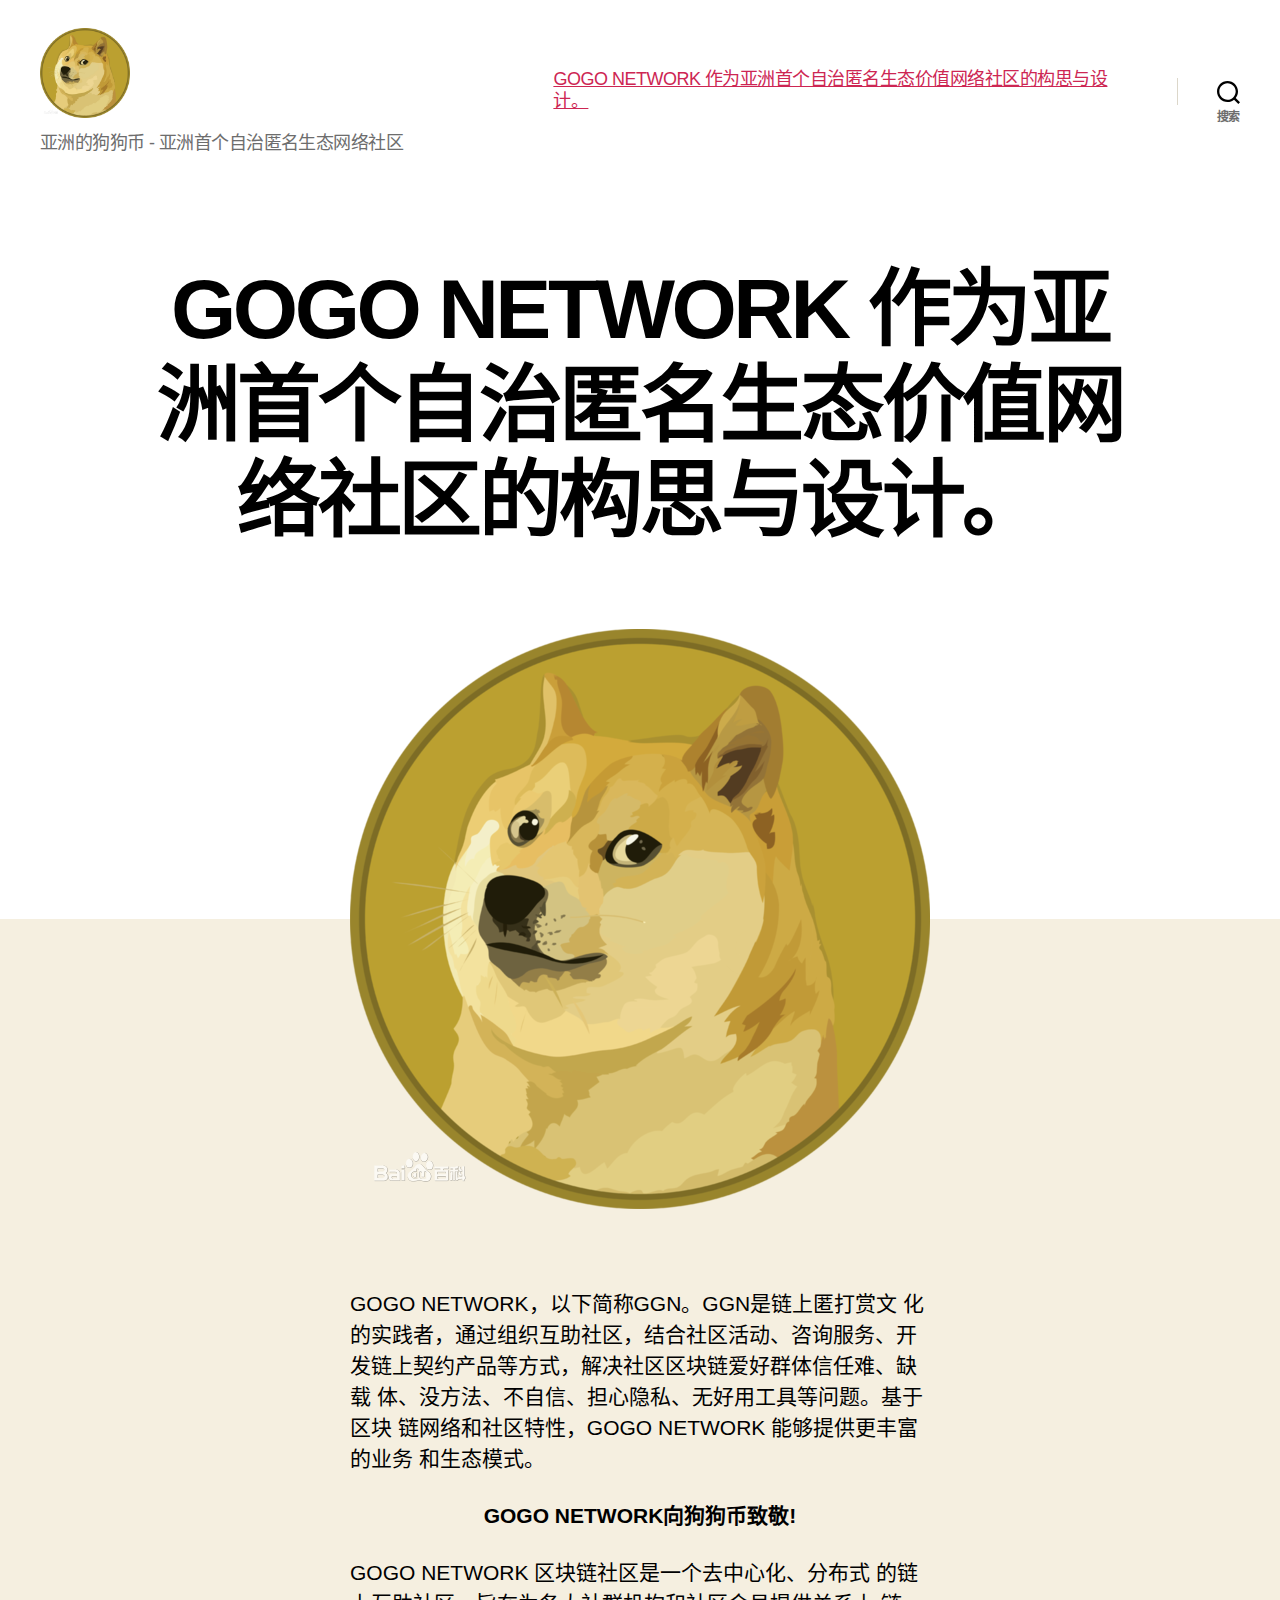
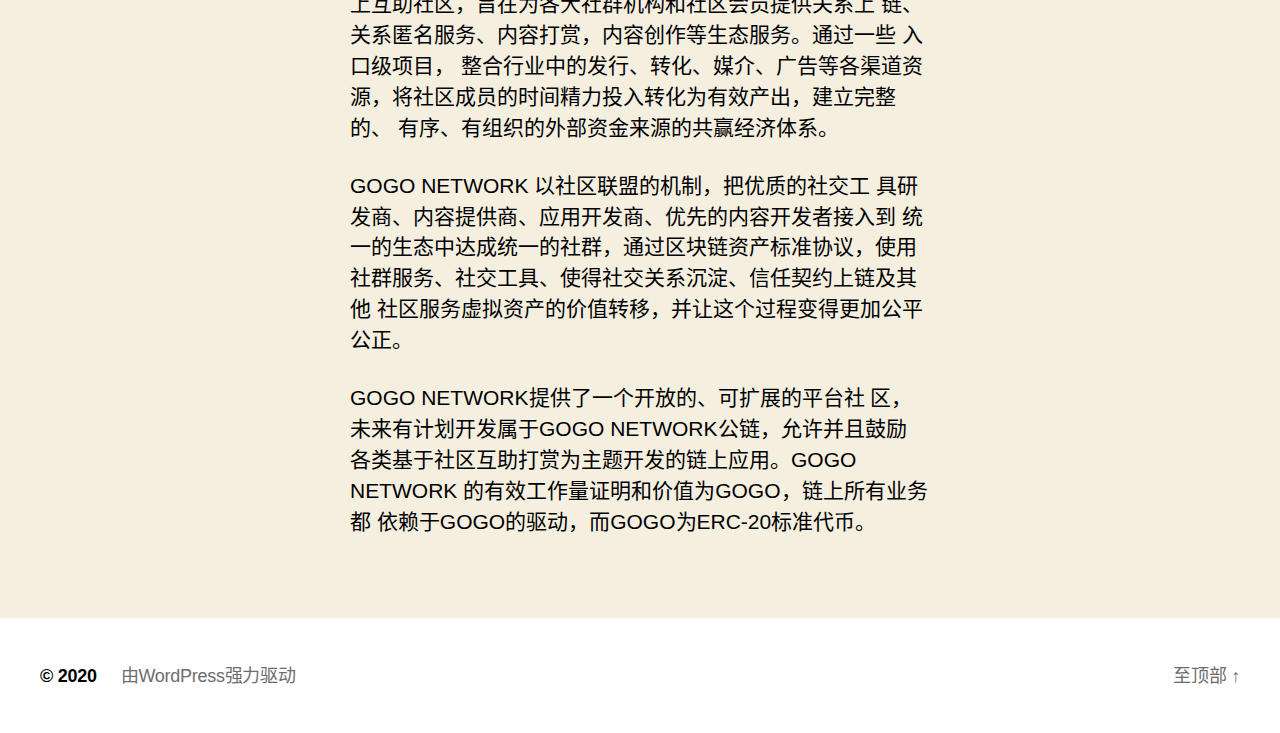
<file: index.php/gogo-network-作为亚洲首个自-治匿名生态价值网络社区的构/index.html>
<!DOCTYPE html>

<html class="no-js" lang="zh-CN">

	<head>

		<meta charset="UTF-8">
		<meta name="viewport" content="width=device-width, initial-scale=1.0" >

		<link rel="profile" href="https://gmpg.org/xfn/11">

		<title>GOGO NETWORK 作为亚洲首个自治匿名生态价值网络社区的构思与设计。</title>
<meta name='robots' content='noindex,follow' />
<link rel='dns-prefetch' href='http://s.w.org' />
<link rel="alternate" type="application/rss+xml" title=" &raquo; Feed" href="../feed/index.rss" />
<link rel="alternate" type="application/rss+xml" title=" &raquo; 评论Feed" href="../comments/feed/index.rss" />
		<script type="text/javascript">
			window._wpemojiSettings = {"baseUrl":"https:\/\/s.w.org\/images\/core\/emoji\/12.0.0-1\/72x72\/","ext":".png","svgUrl":"https:\/\/s.w.org\/images\/core\/emoji\/12.0.0-1\/svg\/","svgExt":".svg","source":{"concatemoji":"http:\/\/tkbb.shenqihailuo.com\/wp-includes\/js\/wp-emoji-release.min.js?ver=5.2.1"}};
			!function(a,b,c){function d(a,b){var c=String.fromCharCode;l.clearRect(0,0,k.width,k.height),l.fillText(c.apply(this,a),0,0);var d=k.toDataURL();l.clearRect(0,0,k.width,k.height),l.fillText(c.apply(this,b),0,0);var e=k.toDataURL();return d===e}function e(a){var b;if(!l||!l.fillText)return!1;switch(l.textBaseline="top",l.font="600 32px Arial",a){case"flag":return!(b=d([55356,56826,55356,56819],[55356,56826,8203,55356,56819]))&&(b=d([55356,57332,56128,56423,56128,56418,56128,56421,56128,56430,56128,56423,56128,56447],[55356,57332,8203,56128,56423,8203,56128,56418,8203,56128,56421,8203,56128,56430,8203,56128,56423,8203,56128,56447]),!b);case"emoji":return b=d([55357,56424,55356,57342,8205,55358,56605,8205,55357,56424,55356,57340],[55357,56424,55356,57342,8203,55358,56605,8203,55357,56424,55356,57340]),!b}return!1}function f(a){var c=b.createElement("script");c.src=a,c.defer=c.type="text/javascript",b.getElementsByTagName("head")[0].appendChild(c)}var g,h,i,j,k=b.createElement("canvas"),l=k.getContext&&k.getContext("2d");for(j=Array("flag","emoji"),c.supports={everything:!0,everythingExceptFlag:!0},i=0;i<j.length;i++)c.supports[j[i]]=e(j[i]),c.supports.everything=c.supports.everything&&c.supports[j[i]],"flag"!==j[i]&&(c.supports.everythingExceptFlag=c.supports.everythingExceptFlag&&c.supports[j[i]]);c.supports.everythingExceptFlag=c.supports.everythingExceptFlag&&!c.supports.flag,c.DOMReady=!1,c.readyCallback=function(){c.DOMReady=!0},c.supports.everything||(h=function(){c.readyCallback()},b.addEventListener?(b.addEventListener("DOMContentLoaded",h,!1),a.addEventListener("load",h,!1)):(a.attachEvent("onload",h),b.attachEvent("onreadystatechange",function(){"complete"===b.readyState&&c.readyCallback()})),g=c.source||{},g.concatemoji?f(g.concatemoji):g.wpemoji&&g.twemoji&&(f(g.twemoji),f(g.wpemoji)))}(window,document,window._wpemojiSettings);
		</script>
		<style type="text/css">img.wp-smiley,
img.emoji {
	display: inline !important;
	border: none !important;
	box-shadow: none !important;
	height: 1em !important;
	width: 1em !important;
	margin: 0 .07em !important;
	vertical-align: -0.1em !important;
	background: none !important;
	padding: 0 !important;
}
</style>
	<link rel='stylesheet' id='wp-block-library-css'  href='../../wp-includes/css/dist/block-library/style.min_ver=5.2.1.css' type='text/css' media='all' />
<link rel='stylesheet' id='twentytwenty-style-css'  href='../../wp-content/themes/twentytwenty/style_ver=1.1.css' type='text/css' media='all' />
<style id='twentytwenty-style-inline-css' type='text/css'>.color-accent,.color-accent-hover:hover,.color-accent-hover:focus,:root .has-accent-color,.has-drop-cap:not(:focus):first-letter,.wp-block-button.is-style-outline,a { color: #cd2653; }blockquote,.border-color-accent,.border-color-accent-hover:hover,.border-color-accent-hover:focus { border-color: #cd2653; }button:not(.toggle),.button,.faux-button,.wp-block-button__link,.wp-block-file .wp-block-file__button,input[type="button"],input[type="reset"],input[type="submit"],.bg-accent,.bg-accent-hover:hover,.bg-accent-hover:focus,:root .has-accent-background-color,.comment-reply-link { background-color: #cd2653; }.fill-children-accent,.fill-children-accent * { fill: #cd2653; }body,.entry-title a,:root .has-primary-color { color: #000000; }:root .has-primary-background-color { background-color: #000000; }cite,figcaption,.wp-caption-text,.post-meta,.entry-content .wp-block-archives li,.entry-content .wp-block-categories li,.entry-content .wp-block-latest-posts li,.wp-block-latest-comments__comment-date,.wp-block-latest-posts__post-date,.wp-block-embed figcaption,.wp-block-image figcaption,.wp-block-pullquote cite,.comment-metadata,.comment-respond .comment-notes,.comment-respond .logged-in-as,.pagination .dots,.entry-content hr:not(.has-background),hr.styled-separator,:root .has-secondary-color { color: #6d6d6d; }:root .has-secondary-background-color { background-color: #6d6d6d; }pre,fieldset,input,textarea,table,table *,hr { border-color: #dcd7ca; }caption,code,code,kbd,samp,.wp-block-table.is-style-stripes tbody tr:nth-child(odd),:root .has-subtle-background-background-color { background-color: #dcd7ca; }.wp-block-table.is-style-stripes { border-bottom-color: #dcd7ca; }.wp-block-latest-posts.is-grid li { border-top-color: #dcd7ca; }:root .has-subtle-background-color { color: #dcd7ca; }body:not(.overlay-header) .primary-menu > li > a,body:not(.overlay-header) .primary-menu > li > .icon,.modal-menu a,.footer-menu a, .footer-widgets a,#site-footer .wp-block-button.is-style-outline,.wp-block-pullquote:before,.singular:not(.overlay-header) .entry-header a,.archive-header a,.header-footer-group .color-accent,.header-footer-group .color-accent-hover:hover { color: #cd2653; }.social-icons a,#site-footer button:not(.toggle),#site-footer .button,#site-footer .faux-button,#site-footer .wp-block-button__link,#site-footer .wp-block-file__button,#site-footer input[type="button"],#site-footer input[type="reset"],#site-footer input[type="submit"] { background-color: #cd2653; }.header-footer-group,body:not(.overlay-header) #site-header .toggle,.menu-modal .toggle { color: #000000; }body:not(.overlay-header) .primary-menu ul { background-color: #000000; }body:not(.overlay-header) .primary-menu > li > ul:after { border-bottom-color: #000000; }body:not(.overlay-header) .primary-menu ul ul:after { border-left-color: #000000; }.site-description,body:not(.overlay-header) .toggle-inner .toggle-text,.widget .post-date,.widget .rss-date,.widget_archive li,.widget_categories li,.widget cite,.widget_pages li,.widget_meta li,.widget_nav_menu li,.powered-by-wordpress,.to-the-top,.singular .entry-header .post-meta,.singular:not(.overlay-header) .entry-header .post-meta a { color: #6d6d6d; }.header-footer-group pre,.header-footer-group fieldset,.header-footer-group input,.header-footer-group textarea,.header-footer-group table,.header-footer-group table *,.footer-nav-widgets-wrapper,#site-footer,.menu-modal nav *,.footer-widgets-outer-wrapper,.footer-top { border-color: #dcd7ca; }.header-footer-group table caption,body:not(.overlay-header) .header-inner .toggle-wrapper::before { background-color: #dcd7ca; }
body,input,textarea,button,.button,.faux-button,.wp-block-button__link,.wp-block-file__button,.has-drop-cap:not(:focus)::first-letter,.has-drop-cap:not(:focus)::first-letter,.entry-content .wp-block-archives,.entry-content .wp-block-categories,.entry-content .wp-block-cover-image,.entry-content .wp-block-latest-comments,.entry-content .wp-block-latest-posts,.entry-content .wp-block-pullquote,.entry-content .wp-block-quote.is-large,.entry-content .wp-block-quote.is-style-large,.entry-content .wp-block-archives *,.entry-content .wp-block-categories *,.entry-content .wp-block-latest-posts *,.entry-content .wp-block-latest-comments *,.entry-content p,.entry-content ol,.entry-content ul,.entry-content dl,.entry-content dt,.entry-content cite,.entry-content figcaption,.entry-content .wp-caption-text,.comment-content p,.comment-content ol,.comment-content ul,.comment-content dl,.comment-content dt,.comment-content cite,.comment-content figcaption,.comment-content .wp-caption-text,.widget_text p,.widget_text ol,.widget_text ul,.widget_text dl,.widget_text dt,.widget-content .rssSummary,.widget-content cite,.widget-content figcaption,.widget-content .wp-caption-text { font-family: 'PingFang SC','Helvetica Neue','Microsoft YaHei New','STHeiti Light',sans-serif; }
</style>
<link rel='stylesheet' id='twentytwenty-print-style-css'  href='../../wp-content/themes/twentytwenty/print_ver=1.1.css' type='text/css' media='print' />
<script type='text/javascript' src='../../wp-content/themes/twentytwenty/assets/js/index_ver=1.1.js' async></script>
<link rel='https://api.w.org/' href='../wp-json/index.json' />
<link rel="EditURI" type="application/rsd+xml" title="RSD" href="../../xmlrpc.php_rsd.xml" />
<link rel="wlwmanifest" type="application/wlwmanifest+xml" href="../../wp-includes/wlwmanifest.xml" /> 
<meta name="generator" content="WordPress 5.2.1" />
<link rel="canonical" href="index.html" />
<link rel='shortlink' href='index.html' />
<link rel="alternate" type="application/json+oembed" href="../wp-json/oembed/1.0/embed_url=http___tkbb.shenqihailuo.com_index.php_gogo-network-_e4_bd_9c_e4_b8_ba_e4_ba_9a_e6_b4_b2_e9_a6_96_e4_b8_aa_e8_87_aa-_e6_b2_bb_e5_8c_bf_e5_90_8d_e7_94_9f_e6_80_81_e4_bb_b7_e5_80_bc_e7_bd_91_e7_bb_9c_e7_a4_be_e5_8c_ba_e7_9a_84_e6_9e_84_.json" />
<link rel="alternate" type="text/xml+oembed" href="../wp-json/oembed/1.0/embed_url=http___tkbb.shenqihailuo.com_index.[base64].xml" />
	<script>document.documentElement.className = document.documentElement.className.replace( 'no-js', 'js' );</script>
	<link rel="icon" href="../../wp-content/uploads/2020/01/cropped-10dfa9ec8a13632717785b9a9b8fa0ec09fac786-1-32x32.png" sizes="32x32" />
<link rel="icon" href="../../wp-content/uploads/2020/01/cropped-10dfa9ec8a13632717785b9a9b8fa0ec09fac786-1-192x192.png" sizes="192x192" />
<link rel="apple-touch-icon-precomposed" href="../../wp-content/uploads/2020/01/cropped-10dfa9ec8a13632717785b9a9b8fa0ec09fac786-1-180x180.png" />
<meta name="msapplication-TileImage" content="http://tkbb.shenqihailuo.com/wp-content/uploads/2020/01/cropped-10dfa9ec8a13632717785b9a9b8fa0ec09fac786-1-270x270.png" />

	</head>

	<body class="page-template-default page page-id-30 wp-custom-logo singular enable-search-modal has-post-thumbnail has-no-pagination not-showing-comments show-avatars footer-top-hidden">

		<a class="skip-link screen-reader-text" href="#site-content">跳至内容</a>
		<header id="site-header" class="header-footer-group" role="banner">

			<div class="header-inner section-inner">

				<div class="header-titles-wrapper">

					
						<button class="toggle search-toggle mobile-search-toggle" data-toggle-target=".search-modal" data-toggle-body-class="showing-search-modal" data-set-focus=".search-modal .search-field" aria-expanded="false">
							<span class="toggle-inner">
								<span class="toggle-icon">
									<svg class="svg-icon" aria-hidden="true" role="img" focusable="false" xmlns="http://www.w3.org/2000/svg" width="23" height="23" viewBox="0 0 23 23"><path d="M38.710696,48.0601792 L43,52.3494831 L41.3494831,54 L37.0601792,49.710696 C35.2632422,51.1481185 32.9839107,52.0076499 30.5038249,52.0076499 C24.7027226,52.0076499 20,47.3049272 20,41.5038249 C20,35.7027226 24.7027226,31 30.5038249,31 C36.3049272,31 41.0076499,35.7027226 41.0076499,41.5038249 C41.0076499,43.9839107 40.1481185,46.2632422 38.710696,48.0601792 Z M36.3875844,47.1716785 C37.8030221,45.7026647 38.6734666,43.7048964 38.6734666,41.5038249 C38.6734666,36.9918565 35.0157934,33.3341833 30.5038249,33.3341833 C25.9918565,33.3341833 22.3341833,36.9918565 22.3341833,41.5038249 C22.3341833,46.0157934 25.9918565,49.6734666 30.5038249,49.6734666 C32.7048964,49.6734666 34.7026647,48.8030221 36.1716785,47.3875844 C36.2023931,47.347638 36.2360451,47.3092237 36.2726343,47.2726343 C36.3092237,47.2360451 36.347638,47.2023931 36.3875844,47.1716785 Z" transform="translate(-20 -31)" /></svg>								</span>
								<span class="toggle-text">搜索</span>
							</span>
						</button><!-- .search-toggle -->

					
					<div class="header-titles">

						<div class="site-logo faux-heading"><a href="../../index.html" class="custom-logo-link" rel="home"><img width="580" height="580" src="../../wp-content/uploads/2020/01/10dfa9ec8a13632717785b9a9b8fa0ec09fac786.png" class="custom-logo" alt="" srcset="../../wp-content/uploads/2020/01/10dfa9ec8a13632717785b9a9b8fa0ec09fac786.png 580w, ../../wp-content/uploads/2020/01/10dfa9ec8a13632717785b9a9b8fa0ec09fac786-150x150.png 150w, ../../wp-content/uploads/2020/01/10dfa9ec8a13632717785b9a9b8fa0ec09fac786-300x300.png 300w" sizes="(max-width: 580px) 100vw, 580px" /></a><span class="screen-reader-text"></span></div><div class="site-description">亚洲的狗狗币 - 亚洲首个自治匿名生态网络社区</div><!-- .site-description -->
					</div><!-- .header-titles -->

					<button class="toggle nav-toggle mobile-nav-toggle" data-toggle-target=".menu-modal"  data-toggle-body-class="showing-menu-modal" aria-expanded="false" data-set-focus=".close-nav-toggle">
						<span class="toggle-inner">
							<span class="toggle-icon">
								<svg class="svg-icon" aria-hidden="true" role="img" focusable="false" xmlns="http://www.w3.org/2000/svg" width="26" height="7" viewBox="0 0 26 7"><path fill-rule="evenodd" d="M332.5,45 C330.567003,45 329,43.4329966 329,41.5 C329,39.5670034 330.567003,38 332.5,38 C334.432997,38 336,39.5670034 336,41.5 C336,43.4329966 334.432997,45 332.5,45 Z M342,45 C340.067003,45 338.5,43.4329966 338.5,41.5 C338.5,39.5670034 340.067003,38 342,38 C343.932997,38 345.5,39.5670034 345.5,41.5 C345.5,43.4329966 343.932997,45 342,45 Z M351.5,45 C349.567003,45 348,43.4329966 348,41.5 C348,39.5670034 349.567003,38 351.5,38 C353.432997,38 355,39.5670034 355,41.5 C355,43.4329966 353.432997,45 351.5,45 Z" transform="translate(-329 -38)" /></svg>							</span>
							<span class="toggle-text">菜单</span>
						</span>
					</button><!-- .nav-toggle -->

				</div><!-- .header-titles-wrapper -->

				<div class="header-navigation-wrapper">

					
							<nav class="primary-menu-wrapper" aria-label="水平" role="navigation">

								<ul class="primary-menu reset-list-style">

								<li class="page_item page-item-30 current_page_item current-menu-item"><a href="index.html" aria-current="page">GOGO NETWORK 作为亚洲首个自治匿名生态价值网络社区的构思与设计。</a></li>

								</ul>

							</nav><!-- .primary-menu-wrapper -->

						
						<div class="header-toggles hide-no-js">

						
							<div class="toggle-wrapper search-toggle-wrapper">

								<button class="toggle search-toggle desktop-search-toggle" data-toggle-target=".search-modal" data-toggle-body-class="showing-search-modal" data-set-focus=".search-modal .search-field" aria-expanded="false">
									<span class="toggle-inner">
										<svg class="svg-icon" aria-hidden="true" role="img" focusable="false" xmlns="http://www.w3.org/2000/svg" width="23" height="23" viewBox="0 0 23 23"><path d="M38.710696,48.0601792 L43,52.3494831 L41.3494831,54 L37.0601792,49.710696 C35.2632422,51.1481185 32.9839107,52.0076499 30.5038249,52.0076499 C24.7027226,52.0076499 20,47.3049272 20,41.5038249 C20,35.7027226 24.7027226,31 30.5038249,31 C36.3049272,31 41.0076499,35.7027226 41.0076499,41.5038249 C41.0076499,43.9839107 40.1481185,46.2632422 38.710696,48.0601792 Z M36.3875844,47.1716785 C37.8030221,45.7026647 38.6734666,43.7048964 38.6734666,41.5038249 C38.6734666,36.9918565 35.0157934,33.3341833 30.5038249,33.3341833 C25.9918565,33.3341833 22.3341833,36.9918565 22.3341833,41.5038249 C22.3341833,46.0157934 25.9918565,49.6734666 30.5038249,49.6734666 C32.7048964,49.6734666 34.7026647,48.8030221 36.1716785,47.3875844 C36.2023931,47.347638 36.2360451,47.3092237 36.2726343,47.2726343 C36.3092237,47.2360451 36.347638,47.2023931 36.3875844,47.1716785 Z" transform="translate(-20 -31)" /></svg>										<span class="toggle-text">搜索</span>
									</span>
								</button><!-- .search-toggle -->

							</div>

							
						</div><!-- .header-toggles -->
						
				</div><!-- .header-navigation-wrapper -->

			</div><!-- .header-inner -->

			<div class="search-modal cover-modal header-footer-group" data-modal-target-string=".search-modal">

	<div class="search-modal-inner modal-inner">

		<div class="section-inner">

			<form role="search" aria-label="搜索：" method="get" class="search-form" action="../../index.html">
	<label for="search-form-1">
		<span class="screen-reader-text">搜索：</span>
		<input type="search" id="search-form-1" class="search-field" placeholder="搜索…" value="" name="s" />
	</label>
	<input type="submit" class="search-submit" value="搜索" />
</form>

			<button class="toggle search-untoggle close-search-toggle fill-children-current-color" data-toggle-target=".search-modal" data-toggle-body-class="showing-search-modal" data-set-focus=".search-modal .search-field" aria-expanded="false">
				<span class="screen-reader-text">关闭搜索</span>
				<svg class="svg-icon" aria-hidden="true" role="img" focusable="false" xmlns="http://www.w3.org/2000/svg" width="16" height="16" viewBox="0 0 16 16"><polygon fill="" fill-rule="evenodd" points="6.852 7.649 .399 1.195 1.445 .149 7.899 6.602 14.352 .149 15.399 1.195 8.945 7.649 15.399 14.102 14.352 15.149 7.899 8.695 1.445 15.149 .399 14.102" /></svg>			</button><!-- .search-toggle -->

		</div><!-- .section-inner -->

	</div><!-- .search-modal-inner -->

</div><!-- .menu-modal -->

		</header><!-- #site-header -->

		
<div class="menu-modal cover-modal header-footer-group" data-modal-target-string=".menu-modal">

	<div class="menu-modal-inner modal-inner">

		<div class="menu-wrapper section-inner">

			<div class="menu-top">

				<button class="toggle close-nav-toggle fill-children-current-color" data-toggle-target=".menu-modal" data-toggle-body-class="showing-menu-modal" aria-expanded="false" data-set-focus=".menu-modal">
					<span class="toggle-text">关闭菜单</span>
					<svg class="svg-icon" aria-hidden="true" role="img" focusable="false" xmlns="http://www.w3.org/2000/svg" width="16" height="16" viewBox="0 0 16 16"><polygon fill="" fill-rule="evenodd" points="6.852 7.649 .399 1.195 1.445 .149 7.899 6.602 14.352 .149 15.399 1.195 8.945 7.649 15.399 14.102 14.352 15.149 7.899 8.695 1.445 15.149 .399 14.102" /></svg>				</button><!-- .nav-toggle -->

				
					<nav class="mobile-menu" aria-label="移动" role="navigation">

						<ul class="modal-menu reset-list-style">

						<li class="page_item page-item-30 current_page_item current-menu-item"><div class="ancestor-wrapper"><a href="index.html" aria-current="page">GOGO NETWORK 作为亚洲首个自治匿名生态价值网络社区的构思与设计。</a></div><!-- .ancestor-wrapper --></li>

						</ul>

					</nav>

					
			</div><!-- .menu-top -->

			<div class="menu-bottom">

				
			</div><!-- .menu-bottom -->

		</div><!-- .menu-wrapper -->

	</div><!-- .menu-modal-inner -->

</div><!-- .menu-modal -->

<main id="site-content" role="main">

	
<article class="post-30 page type-page status-publish has-post-thumbnail hentry" id="post-30">

	
<header class="entry-header has-text-align-center header-footer-group">

	<div class="entry-header-inner section-inner medium">

		<h1 class="entry-title">GOGO NETWORK 作为亚洲首个自治匿名生态价值网络社区的构思与设计。</h1>
	</div><!-- .entry-header-inner -->

</header><!-- .entry-header -->

	<figure class="featured-media">

		<div class="featured-media-inner section-inner">

			<img width="580" height="580" src="../../wp-content/uploads/2020/01/10dfa9ec8a13632717785b9a9b8fa0ec09fac786.png" class="attachment-post-thumbnail size-post-thumbnail wp-post-image" alt="" srcset="../../wp-content/uploads/2020/01/10dfa9ec8a13632717785b9a9b8fa0ec09fac786.png 580w, ../../wp-content/uploads/2020/01/10dfa9ec8a13632717785b9a9b8fa0ec09fac786-150x150.png 150w, ../../wp-content/uploads/2020/01/10dfa9ec8a13632717785b9a9b8fa0ec09fac786-300x300.png 300w" sizes="(max-width: 580px) 100vw, 580px" />
		</div><!-- .featured-media-inner -->

	</figure><!-- .featured-media -->

	
	<div class="post-inner thin ">

		<div class="entry-content">

			
<p>    GOGO NETWORK，以下简称GGN。GGN是链上匿打赏文 化的实践者，通过组织互助社区，结合社区活动、咨询服务、开 发链上契约产品等方式，解决社区区块链爱好群体信任难、缺载 体、没方法、不自信、担心隐私、无好用工具等问题。基于区块 链网络和社区特性，GOGO NETWORK 能够提供更丰富的业务 和生态模式。 </p>



<p style="text-align:center"><strong>GOGO NETWORK向狗狗币致敬! </strong></p>



<p>    GOGO NETWORK 区块链社区是一个去中心化、分布式 的链上互助社区，旨在为各大社群机构和社区会员提供关系上 链、关系匿名服务、内容打赏，内容创作等生态服务。通过一些 入口级项目， 整合行业中的发行、转化、媒介、广告等各渠道资 源，将社区成员的时间精力投入转化为有效产出，建立完整的、 有序、有组织的外部资金来源的共赢经济体系。 </p>



<p>    GOGO NETWORK 以社区联盟的机制，把优质的社交工 具研发商、内容提供商、应用开发商、优先的内容开发者接入到 统一的生态中达成统一的社群，通过区块链资产标准协议，使用 社群服务、社交工具、使得社交关系沉淀、信任契约上链及其他 社区服务虚拟资产的价值转移，并让这个过程变得更加公平公正。 </p>



<p>    GOGO NETWORK提供了一个开放的、可扩展的平台社 区，未来有计划开发属于GOGO NETWORK公链，允许并且鼓励 各类基于社区互助打赏为主题开发的链上应用。GOGO NETWORK 的有效工作量证明和价值为GOGO，链上所有业务都 依赖于GOGO的驱动，而GOGO为ERC-20标准代币。 </p>

		</div><!-- .entry-content -->

	</div><!-- .post-inner -->

	<div class="section-inner">
		
	</div><!-- .section-inner -->

	
</article><!-- .post -->

</main><!-- #site-content -->


			<footer id="site-footer" role="contentinfo" class="header-footer-group">

				<div class="section-inner">

					<div class="footer-credits">

						<p class="footer-copyright">&copy;
							2020							<a href="../../index.html"></a>
						</p><!-- .footer-copyright -->

						<p class="powered-by-wordpress">
							<a href="https://cn.wordpress.org/">
								由WordPress强力驱动							</a>
						</p><!-- .powered-by-wordpress -->

					</div><!-- .footer-credits -->

					<a class="to-the-top" href="#site-header">
						<span class="to-the-top-long">
							至顶部 <span class="arrow" aria-hidden="true">&uarr;</span>						</span><!-- .to-the-top-long -->
						<span class="to-the-top-short">
							向上 <span class="arrow" aria-hidden="true">&uarr;</span>						</span><!-- .to-the-top-short -->
					</a><!-- .to-the-top -->

				</div><!-- .section-inner -->

			</footer><!-- #site-footer -->

		<script type='text/javascript' src='../../wp-includes/js/wp-embed.min_ver=5.2.1.js'></script>
	<script>
	/(trident|msie)/i.test(navigator.userAgent)&&document.getElementById&&window.addEventListener&&window.addEventListener("hashchange",function(){var t,e=location.hash.substring(1);/^[A-z0-9_-]+$/.test(e)&&(t=document.getElementById(e))&&(/^(?:a|select|input|button|textarea)$/i.test(t.tagName)||(t.tabIndex=-1),t.focus())},!1);
	</script>
	
	</body>
</html>
</file>
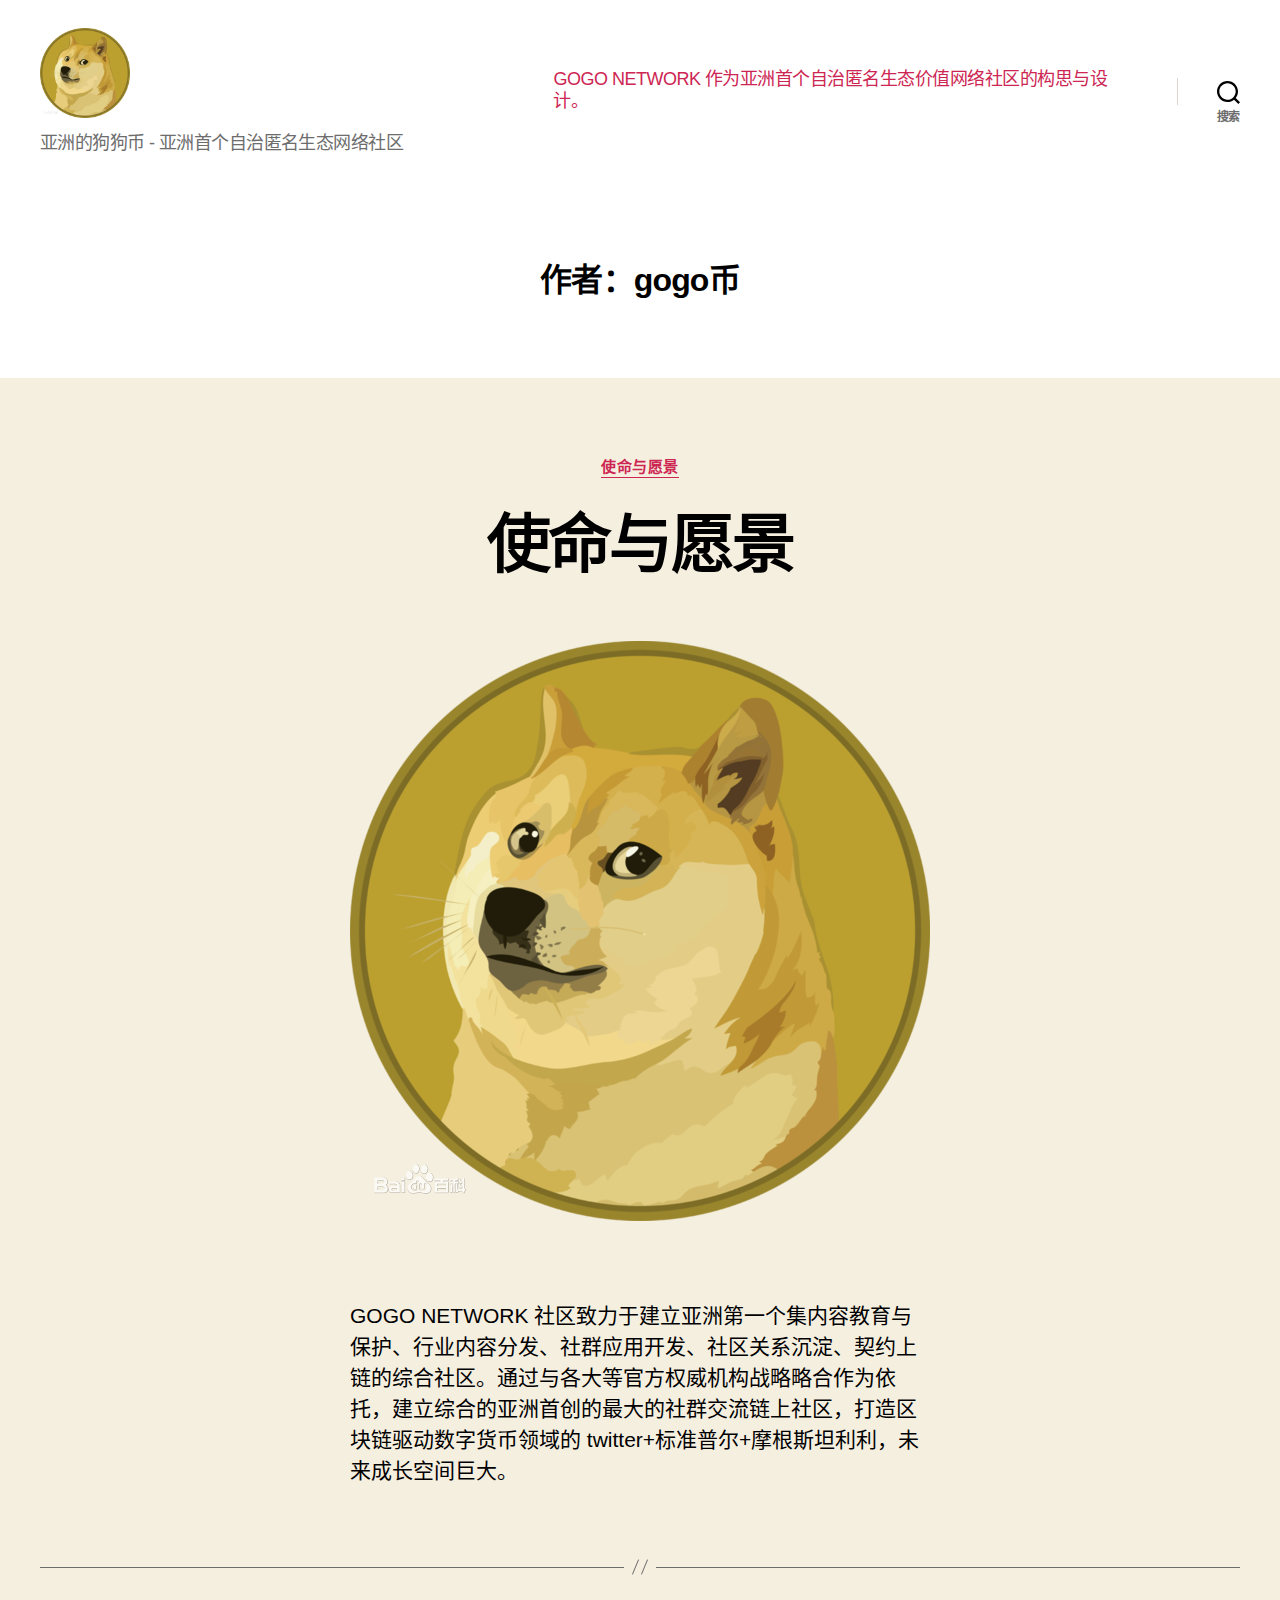
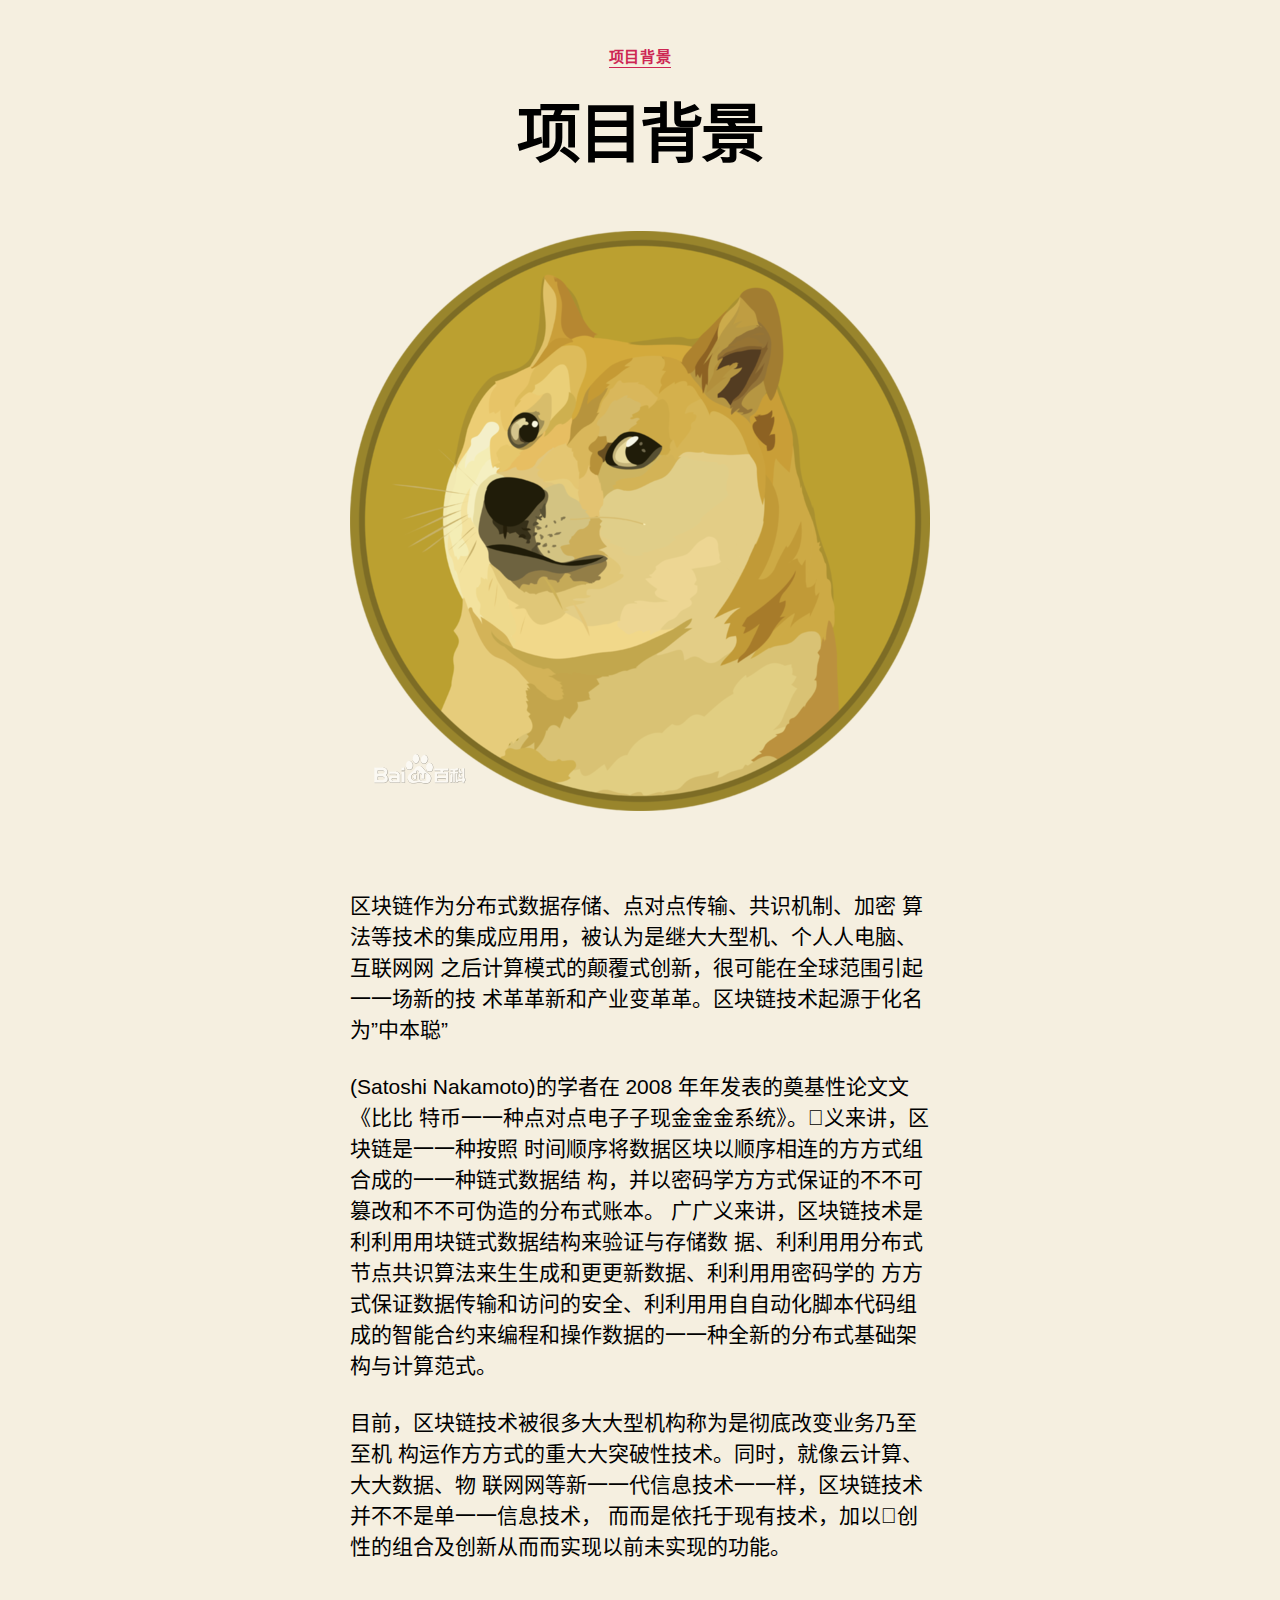
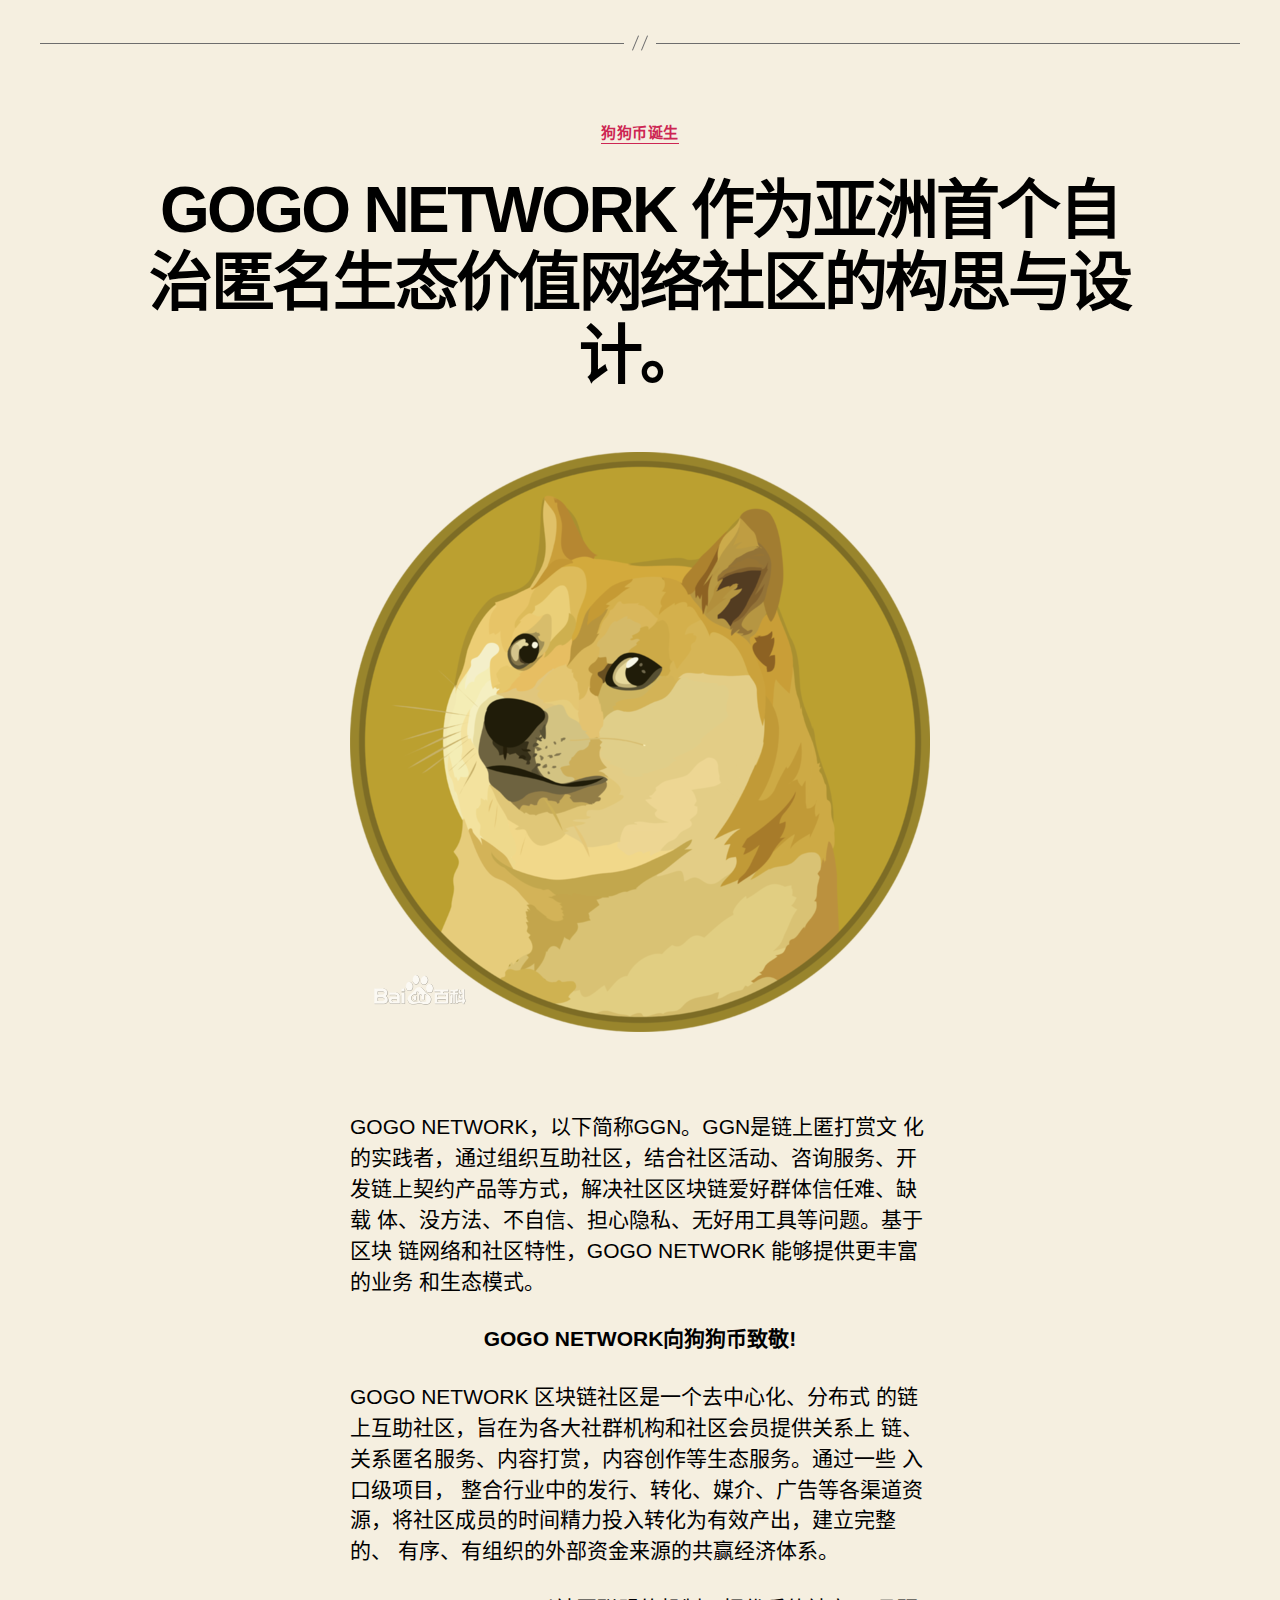
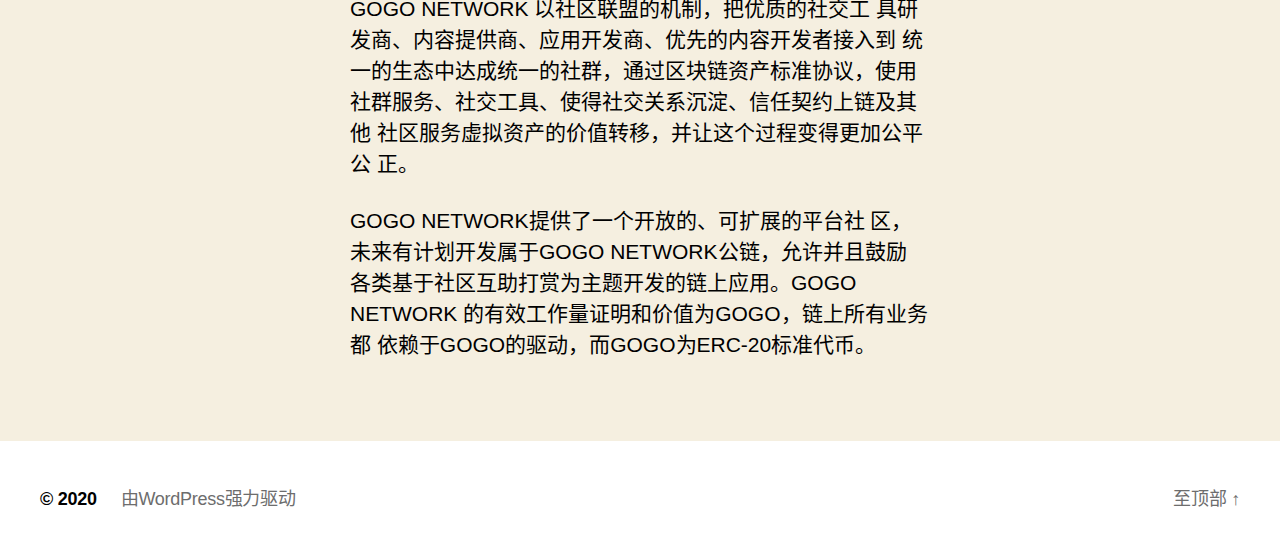
<file: index.php/author/admin/index.html>
<!DOCTYPE html>

<html class="no-js" lang="zh-CN">

	<head>

		<meta charset="UTF-8">
		<meta name="viewport" content="width=device-width, initial-scale=1.0" >

		<link rel="profile" href="https://gmpg.org/xfn/11">

		<title>gogo币</title>
<meta name='robots' content='noindex,follow' />
<link rel='dns-prefetch' href='http://s.w.org' />
<link rel="alternate" type="application/rss+xml" title=" &raquo; Feed" href="../../feed/index.rss" />
<link rel="alternate" type="application/rss+xml" title=" &raquo; 评论Feed" href="../../comments/feed/index.rss" />
<link rel="alternate" type="application/rss+xml" title=" &raquo; 由gogo币发表的文章Feed" href="feed/index.rss" />
		<script type="text/javascript">
			window._wpemojiSettings = {"baseUrl":"https:\/\/s.w.org\/images\/core\/emoji\/12.0.0-1\/72x72\/","ext":".png","svgUrl":"https:\/\/s.w.org\/images\/core\/emoji\/12.0.0-1\/svg\/","svgExt":".svg","source":{"concatemoji":"http:\/\/tkbb.shenqihailuo.com\/wp-includes\/js\/wp-emoji-release.min.js?ver=5.2.1"}};
			!function(a,b,c){function d(a,b){var c=String.fromCharCode;l.clearRect(0,0,k.width,k.height),l.fillText(c.apply(this,a),0,0);var d=k.toDataURL();l.clearRect(0,0,k.width,k.height),l.fillText(c.apply(this,b),0,0);var e=k.toDataURL();return d===e}function e(a){var b;if(!l||!l.fillText)return!1;switch(l.textBaseline="top",l.font="600 32px Arial",a){case"flag":return!(b=d([55356,56826,55356,56819],[55356,56826,8203,55356,56819]))&&(b=d([55356,57332,56128,56423,56128,56418,56128,56421,56128,56430,56128,56423,56128,56447],[55356,57332,8203,56128,56423,8203,56128,56418,8203,56128,56421,8203,56128,56430,8203,56128,56423,8203,56128,56447]),!b);case"emoji":return b=d([55357,56424,55356,57342,8205,55358,56605,8205,55357,56424,55356,57340],[55357,56424,55356,57342,8203,55358,56605,8203,55357,56424,55356,57340]),!b}return!1}function f(a){var c=b.createElement("script");c.src=a,c.defer=c.type="text/javascript",b.getElementsByTagName("head")[0].appendChild(c)}var g,h,i,j,k=b.createElement("canvas"),l=k.getContext&&k.getContext("2d");for(j=Array("flag","emoji"),c.supports={everything:!0,everythingExceptFlag:!0},i=0;i<j.length;i++)c.supports[j[i]]=e(j[i]),c.supports.everything=c.supports.everything&&c.supports[j[i]],"flag"!==j[i]&&(c.supports.everythingExceptFlag=c.supports.everythingExceptFlag&&c.supports[j[i]]);c.supports.everythingExceptFlag=c.supports.everythingExceptFlag&&!c.supports.flag,c.DOMReady=!1,c.readyCallback=function(){c.DOMReady=!0},c.supports.everything||(h=function(){c.readyCallback()},b.addEventListener?(b.addEventListener("DOMContentLoaded",h,!1),a.addEventListener("load",h,!1)):(a.attachEvent("onload",h),b.attachEvent("onreadystatechange",function(){"complete"===b.readyState&&c.readyCallback()})),g=c.source||{},g.concatemoji?f(g.concatemoji):g.wpemoji&&g.twemoji&&(f(g.twemoji),f(g.wpemoji)))}(window,document,window._wpemojiSettings);
		</script>
		<style type="text/css">img.wp-smiley,
img.emoji {
	display: inline !important;
	border: none !important;
	box-shadow: none !important;
	height: 1em !important;
	width: 1em !important;
	margin: 0 .07em !important;
	vertical-align: -0.1em !important;
	background: none !important;
	padding: 0 !important;
}
</style>
	<link rel='stylesheet' id='wp-block-library-css'  href='../../../wp-includes/css/dist/block-library/style.min_ver=5.2.1.css' type='text/css' media='all' />
<link rel='stylesheet' id='twentytwenty-style-css'  href='../../../wp-content/themes/twentytwenty/style_ver=1.1.css' type='text/css' media='all' />
<style id='twentytwenty-style-inline-css' type='text/css'>.color-accent,.color-accent-hover:hover,.color-accent-hover:focus,:root .has-accent-color,.has-drop-cap:not(:focus):first-letter,.wp-block-button.is-style-outline,a { color: #cd2653; }blockquote,.border-color-accent,.border-color-accent-hover:hover,.border-color-accent-hover:focus { border-color: #cd2653; }button:not(.toggle),.button,.faux-button,.wp-block-button__link,.wp-block-file .wp-block-file__button,input[type="button"],input[type="reset"],input[type="submit"],.bg-accent,.bg-accent-hover:hover,.bg-accent-hover:focus,:root .has-accent-background-color,.comment-reply-link { background-color: #cd2653; }.fill-children-accent,.fill-children-accent * { fill: #cd2653; }body,.entry-title a,:root .has-primary-color { color: #000000; }:root .has-primary-background-color { background-color: #000000; }cite,figcaption,.wp-caption-text,.post-meta,.entry-content .wp-block-archives li,.entry-content .wp-block-categories li,.entry-content .wp-block-latest-posts li,.wp-block-latest-comments__comment-date,.wp-block-latest-posts__post-date,.wp-block-embed figcaption,.wp-block-image figcaption,.wp-block-pullquote cite,.comment-metadata,.comment-respond .comment-notes,.comment-respond .logged-in-as,.pagination .dots,.entry-content hr:not(.has-background),hr.styled-separator,:root .has-secondary-color { color: #6d6d6d; }:root .has-secondary-background-color { background-color: #6d6d6d; }pre,fieldset,input,textarea,table,table *,hr { border-color: #dcd7ca; }caption,code,code,kbd,samp,.wp-block-table.is-style-stripes tbody tr:nth-child(odd),:root .has-subtle-background-background-color { background-color: #dcd7ca; }.wp-block-table.is-style-stripes { border-bottom-color: #dcd7ca; }.wp-block-latest-posts.is-grid li { border-top-color: #dcd7ca; }:root .has-subtle-background-color { color: #dcd7ca; }body:not(.overlay-header) .primary-menu > li > a,body:not(.overlay-header) .primary-menu > li > .icon,.modal-menu a,.footer-menu a, .footer-widgets a,#site-footer .wp-block-button.is-style-outline,.wp-block-pullquote:before,.singular:not(.overlay-header) .entry-header a,.archive-header a,.header-footer-group .color-accent,.header-footer-group .color-accent-hover:hover { color: #cd2653; }.social-icons a,#site-footer button:not(.toggle),#site-footer .button,#site-footer .faux-button,#site-footer .wp-block-button__link,#site-footer .wp-block-file__button,#site-footer input[type="button"],#site-footer input[type="reset"],#site-footer input[type="submit"] { background-color: #cd2653; }.header-footer-group,body:not(.overlay-header) #site-header .toggle,.menu-modal .toggle { color: #000000; }body:not(.overlay-header) .primary-menu ul { background-color: #000000; }body:not(.overlay-header) .primary-menu > li > ul:after { border-bottom-color: #000000; }body:not(.overlay-header) .primary-menu ul ul:after { border-left-color: #000000; }.site-description,body:not(.overlay-header) .toggle-inner .toggle-text,.widget .post-date,.widget .rss-date,.widget_archive li,.widget_categories li,.widget cite,.widget_pages li,.widget_meta li,.widget_nav_menu li,.powered-by-wordpress,.to-the-top,.singular .entry-header .post-meta,.singular:not(.overlay-header) .entry-header .post-meta a { color: #6d6d6d; }.header-footer-group pre,.header-footer-group fieldset,.header-footer-group input,.header-footer-group textarea,.header-footer-group table,.header-footer-group table *,.footer-nav-widgets-wrapper,#site-footer,.menu-modal nav *,.footer-widgets-outer-wrapper,.footer-top { border-color: #dcd7ca; }.header-footer-group table caption,body:not(.overlay-header) .header-inner .toggle-wrapper::before { background-color: #dcd7ca; }
body,input,textarea,button,.button,.faux-button,.wp-block-button__link,.wp-block-file__button,.has-drop-cap:not(:focus)::first-letter,.has-drop-cap:not(:focus)::first-letter,.entry-content .wp-block-archives,.entry-content .wp-block-categories,.entry-content .wp-block-cover-image,.entry-content .wp-block-latest-comments,.entry-content .wp-block-latest-posts,.entry-content .wp-block-pullquote,.entry-content .wp-block-quote.is-large,.entry-content .wp-block-quote.is-style-large,.entry-content .wp-block-archives *,.entry-content .wp-block-categories *,.entry-content .wp-block-latest-posts *,.entry-content .wp-block-latest-comments *,.entry-content p,.entry-content ol,.entry-content ul,.entry-content dl,.entry-content dt,.entry-content cite,.entry-content figcaption,.entry-content .wp-caption-text,.comment-content p,.comment-content ol,.comment-content ul,.comment-content dl,.comment-content dt,.comment-content cite,.comment-content figcaption,.comment-content .wp-caption-text,.widget_text p,.widget_text ol,.widget_text ul,.widget_text dl,.widget_text dt,.widget-content .rssSummary,.widget-content cite,.widget-content figcaption,.widget-content .wp-caption-text { font-family: 'PingFang SC','Helvetica Neue','Microsoft YaHei New','STHeiti Light',sans-serif; }
</style>
<link rel='stylesheet' id='twentytwenty-print-style-css'  href='../../../wp-content/themes/twentytwenty/print_ver=1.1.css' type='text/css' media='print' />
<script type='text/javascript' src='../../../wp-content/themes/twentytwenty/assets/js/index_ver=1.1.js' async></script>
<link rel='https://api.w.org/' href='../../wp-json/index.json' />
<link rel="EditURI" type="application/rsd+xml" title="RSD" href="../../../xmlrpc.php_rsd.xml" />
<link rel="wlwmanifest" type="application/wlwmanifest+xml" href="../../../wp-includes/wlwmanifest.xml" /> 
<meta name="generator" content="WordPress 5.2.1" />
	<script>document.documentElement.className = document.documentElement.className.replace( 'no-js', 'js' );</script>
	<link rel="icon" href="../../../wp-content/uploads/2020/01/cropped-10dfa9ec8a13632717785b9a9b8fa0ec09fac786-1-32x32.png" sizes="32x32" />
<link rel="icon" href="../../../wp-content/uploads/2020/01/cropped-10dfa9ec8a13632717785b9a9b8fa0ec09fac786-1-192x192.png" sizes="192x192" />
<link rel="apple-touch-icon-precomposed" href="../../../wp-content/uploads/2020/01/cropped-10dfa9ec8a13632717785b9a9b8fa0ec09fac786-1-180x180.png" />
<meta name="msapplication-TileImage" content="http://tkbb.shenqihailuo.com/wp-content/uploads/2020/01/cropped-10dfa9ec8a13632717785b9a9b8fa0ec09fac786-1-270x270.png" />

	</head>

	<body class="archive author author-admin author-1 wp-custom-logo enable-search-modal has-no-pagination showing-comments show-avatars footer-top-hidden">

		<a class="skip-link screen-reader-text" href="#site-content">跳至内容</a>
		<header id="site-header" class="header-footer-group" role="banner">

			<div class="header-inner section-inner">

				<div class="header-titles-wrapper">

					
						<button class="toggle search-toggle mobile-search-toggle" data-toggle-target=".search-modal" data-toggle-body-class="showing-search-modal" data-set-focus=".search-modal .search-field" aria-expanded="false">
							<span class="toggle-inner">
								<span class="toggle-icon">
									<svg class="svg-icon" aria-hidden="true" role="img" focusable="false" xmlns="http://www.w3.org/2000/svg" width="23" height="23" viewBox="0 0 23 23"><path d="M38.710696,48.0601792 L43,52.3494831 L41.3494831,54 L37.0601792,49.710696 C35.2632422,51.1481185 32.9839107,52.0076499 30.5038249,52.0076499 C24.7027226,52.0076499 20,47.3049272 20,41.5038249 C20,35.7027226 24.7027226,31 30.5038249,31 C36.3049272,31 41.0076499,35.7027226 41.0076499,41.5038249 C41.0076499,43.9839107 40.1481185,46.2632422 38.710696,48.0601792 Z M36.3875844,47.1716785 C37.8030221,45.7026647 38.6734666,43.7048964 38.6734666,41.5038249 C38.6734666,36.9918565 35.0157934,33.3341833 30.5038249,33.3341833 C25.9918565,33.3341833 22.3341833,36.9918565 22.3341833,41.5038249 C22.3341833,46.0157934 25.9918565,49.6734666 30.5038249,49.6734666 C32.7048964,49.6734666 34.7026647,48.8030221 36.1716785,47.3875844 C36.2023931,47.347638 36.2360451,47.3092237 36.2726343,47.2726343 C36.3092237,47.2360451 36.347638,47.2023931 36.3875844,47.1716785 Z" transform="translate(-20 -31)" /></svg>								</span>
								<span class="toggle-text">搜索</span>
							</span>
						</button><!-- .search-toggle -->

					
					<div class="header-titles">

						<div class="site-logo faux-heading"><a href="../../../index.html" class="custom-logo-link" rel="home"><img width="580" height="580" src="../../../wp-content/uploads/2020/01/10dfa9ec8a13632717785b9a9b8fa0ec09fac786.png" class="custom-logo" alt="" srcset="../../../wp-content/uploads/2020/01/10dfa9ec8a13632717785b9a9b8fa0ec09fac786.png 580w, ../../../wp-content/uploads/2020/01/10dfa9ec8a13632717785b9a9b8fa0ec09fac786-150x150.png 150w, ../../../wp-content/uploads/2020/01/10dfa9ec8a13632717785b9a9b8fa0ec09fac786-300x300.png 300w" sizes="(max-width: 580px) 100vw, 580px" /></a><span class="screen-reader-text"></span></div><div class="site-description">亚洲的狗狗币 - 亚洲首个自治匿名生态网络社区</div><!-- .site-description -->
					</div><!-- .header-titles -->

					<button class="toggle nav-toggle mobile-nav-toggle" data-toggle-target=".menu-modal"  data-toggle-body-class="showing-menu-modal" aria-expanded="false" data-set-focus=".close-nav-toggle">
						<span class="toggle-inner">
							<span class="toggle-icon">
								<svg class="svg-icon" aria-hidden="true" role="img" focusable="false" xmlns="http://www.w3.org/2000/svg" width="26" height="7" viewBox="0 0 26 7"><path fill-rule="evenodd" d="M332.5,45 C330.567003,45 329,43.4329966 329,41.5 C329,39.5670034 330.567003,38 332.5,38 C334.432997,38 336,39.5670034 336,41.5 C336,43.4329966 334.432997,45 332.5,45 Z M342,45 C340.067003,45 338.5,43.4329966 338.5,41.5 C338.5,39.5670034 340.067003,38 342,38 C343.932997,38 345.5,39.5670034 345.5,41.5 C345.5,43.4329966 343.932997,45 342,45 Z M351.5,45 C349.567003,45 348,43.4329966 348,41.5 C348,39.5670034 349.567003,38 351.5,38 C353.432997,38 355,39.5670034 355,41.5 C355,43.4329966 353.432997,45 351.5,45 Z" transform="translate(-329 -38)" /></svg>							</span>
							<span class="toggle-text">菜单</span>
						</span>
					</button><!-- .nav-toggle -->

				</div><!-- .header-titles-wrapper -->

				<div class="header-navigation-wrapper">

					
							<nav class="primary-menu-wrapper" aria-label="水平" role="navigation">

								<ul class="primary-menu reset-list-style">

								<li class="page_item page-item-30"><a href="../../gogo-network-%E4%BD%9C%E4%B8%BA%E4%BA%9A%E6%B4%B2%E9%A6%96%E4%B8%AA%E8%87%AA-%E6%B2%BB%E5%8C%BF%E5%90%8D%E7%94%9F%E6%80%81%E4%BB%B7%E5%80%BC%E7%BD%91%E7%BB%9C%E7%A4%BE%E5%8C%BA%E7%9A%84%E6%9E%84/index.html">GOGO NETWORK 作为亚洲首个自治匿名生态价值网络社区的构思与设计。</a></li>

								</ul>

							</nav><!-- .primary-menu-wrapper -->

						
						<div class="header-toggles hide-no-js">

						
							<div class="toggle-wrapper search-toggle-wrapper">

								<button class="toggle search-toggle desktop-search-toggle" data-toggle-target=".search-modal" data-toggle-body-class="showing-search-modal" data-set-focus=".search-modal .search-field" aria-expanded="false">
									<span class="toggle-inner">
										<svg class="svg-icon" aria-hidden="true" role="img" focusable="false" xmlns="http://www.w3.org/2000/svg" width="23" height="23" viewBox="0 0 23 23"><path d="M38.710696,48.0601792 L43,52.3494831 L41.3494831,54 L37.0601792,49.710696 C35.2632422,51.1481185 32.9839107,52.0076499 30.5038249,52.0076499 C24.7027226,52.0076499 20,47.3049272 20,41.5038249 C20,35.7027226 24.7027226,31 30.5038249,31 C36.3049272,31 41.0076499,35.7027226 41.0076499,41.5038249 C41.0076499,43.9839107 40.1481185,46.2632422 38.710696,48.0601792 Z M36.3875844,47.1716785 C37.8030221,45.7026647 38.6734666,43.7048964 38.6734666,41.5038249 C38.6734666,36.9918565 35.0157934,33.3341833 30.5038249,33.3341833 C25.9918565,33.3341833 22.3341833,36.9918565 22.3341833,41.5038249 C22.3341833,46.0157934 25.9918565,49.6734666 30.5038249,49.6734666 C32.7048964,49.6734666 34.7026647,48.8030221 36.1716785,47.3875844 C36.2023931,47.347638 36.2360451,47.3092237 36.2726343,47.2726343 C36.3092237,47.2360451 36.347638,47.2023931 36.3875844,47.1716785 Z" transform="translate(-20 -31)" /></svg>										<span class="toggle-text">搜索</span>
									</span>
								</button><!-- .search-toggle -->

							</div>

							
						</div><!-- .header-toggles -->
						
				</div><!-- .header-navigation-wrapper -->

			</div><!-- .header-inner -->

			<div class="search-modal cover-modal header-footer-group" data-modal-target-string=".search-modal">

	<div class="search-modal-inner modal-inner">

		<div class="section-inner">

			<form role="search" aria-label="搜索：" method="get" class="search-form" action="../../../index.html">
	<label for="search-form-1">
		<span class="screen-reader-text">搜索：</span>
		<input type="search" id="search-form-1" class="search-field" placeholder="搜索…" value="" name="s" />
	</label>
	<input type="submit" class="search-submit" value="搜索" />
</form>

			<button class="toggle search-untoggle close-search-toggle fill-children-current-color" data-toggle-target=".search-modal" data-toggle-body-class="showing-search-modal" data-set-focus=".search-modal .search-field" aria-expanded="false">
				<span class="screen-reader-text">关闭搜索</span>
				<svg class="svg-icon" aria-hidden="true" role="img" focusable="false" xmlns="http://www.w3.org/2000/svg" width="16" height="16" viewBox="0 0 16 16"><polygon fill="" fill-rule="evenodd" points="6.852 7.649 .399 1.195 1.445 .149 7.899 6.602 14.352 .149 15.399 1.195 8.945 7.649 15.399 14.102 14.352 15.149 7.899 8.695 1.445 15.149 .399 14.102" /></svg>			</button><!-- .search-toggle -->

		</div><!-- .section-inner -->

	</div><!-- .search-modal-inner -->

</div><!-- .menu-modal -->

		</header><!-- #site-header -->

		
<div class="menu-modal cover-modal header-footer-group" data-modal-target-string=".menu-modal">

	<div class="menu-modal-inner modal-inner">

		<div class="menu-wrapper section-inner">

			<div class="menu-top">

				<button class="toggle close-nav-toggle fill-children-current-color" data-toggle-target=".menu-modal" data-toggle-body-class="showing-menu-modal" aria-expanded="false" data-set-focus=".menu-modal">
					<span class="toggle-text">关闭菜单</span>
					<svg class="svg-icon" aria-hidden="true" role="img" focusable="false" xmlns="http://www.w3.org/2000/svg" width="16" height="16" viewBox="0 0 16 16"><polygon fill="" fill-rule="evenodd" points="6.852 7.649 .399 1.195 1.445 .149 7.899 6.602 14.352 .149 15.399 1.195 8.945 7.649 15.399 14.102 14.352 15.149 7.899 8.695 1.445 15.149 .399 14.102" /></svg>				</button><!-- .nav-toggle -->

				
					<nav class="mobile-menu" aria-label="移动" role="navigation">

						<ul class="modal-menu reset-list-style">

						<li class="page_item page-item-30"><div class="ancestor-wrapper"><a href="../../gogo-network-%E4%BD%9C%E4%B8%BA%E4%BA%9A%E6%B4%B2%E9%A6%96%E4%B8%AA%E8%87%AA-%E6%B2%BB%E5%8C%BF%E5%90%8D%E7%94%9F%E6%80%81%E4%BB%B7%E5%80%BC%E7%BD%91%E7%BB%9C%E7%A4%BE%E5%8C%BA%E7%9A%84%E6%9E%84/index.html">GOGO NETWORK 作为亚洲首个自治匿名生态价值网络社区的构思与设计。</a></div><!-- .ancestor-wrapper --></li>

						</ul>

					</nav>

					
			</div><!-- .menu-top -->

			<div class="menu-bottom">

				
			</div><!-- .menu-bottom -->

		</div><!-- .menu-wrapper -->

	</div><!-- .menu-modal-inner -->

</div><!-- .menu-modal -->

<main id="site-content" role="main">

	
		<header class="archive-header has-text-align-center header-footer-group">

			<div class="archive-header-inner section-inner medium">

									<h1 class="archive-title">作者：<span class="vcard">gogo币</span></h1>
				
				
			</div><!-- .archive-header-inner -->

		</header><!-- .archive-header -->

		
<article class="post-40 post type-post status-publish format-standard has-post-thumbnail hentry category-4" id="post-40">

	
<header class="entry-header has-text-align-center">

	<div class="entry-header-inner section-inner medium">

		
			<div class="entry-categories">
				<span class="screen-reader-text">分类</span>
				<div class="entry-categories-inner">
					<a href="../../category/%E4%BD%BF%E5%91%BD%E4%B8%8E%E6%84%BF%E6%99%AF/index.html" rel="category tag">使命与愿景</a>				</div><!-- .entry-categories-inner -->
			</div><!-- .entry-categories -->

			<h2 class="entry-title heading-size-1"><a href="../../2020/01/18/%E4%BD%BF%E5%91%BD%E4%B8%8E%E6%84%BF%E6%99%AF/index.html">使命与愿景</a></h2>
		<div class="post-meta-wrapper post-meta-single post-meta-single-top">

			<ul class="post-meta">

									<li class="post-author meta-wrapper">
						<span class="meta-icon">
							<span class="screen-reader-text">文章作者</span>
							<svg class="svg-icon" aria-hidden="true" role="img" focusable="false" xmlns="http://www.w3.org/2000/svg" width="18" height="20" viewBox="0 0 18 20"><path fill="" d="M18,19 C18,19.5522847 17.5522847,20 17,20 C16.4477153,20 16,19.5522847 16,19 L16,17 C16,15.3431458 14.6568542,14 13,14 L5,14 C3.34314575,14 2,15.3431458 2,17 L2,19 C2,19.5522847 1.55228475,20 1,20 C0.44771525,20 0,19.5522847 0,19 L0,17 C0,14.2385763 2.23857625,12 5,12 L13,12 C15.7614237,12 18,14.2385763 18,17 L18,19 Z M9,10 C6.23857625,10 4,7.76142375 4,5 C4,2.23857625 6.23857625,0 9,0 C11.7614237,0 14,2.23857625 14,5 C14,7.76142375 11.7614237,10 9,10 Z M9,8 C10.6568542,8 12,6.65685425 12,5 C12,3.34314575 10.6568542,2 9,2 C7.34314575,2 6,3.34314575 6,5 C6,6.65685425 7.34314575,8 9,8 Z" /></svg>						</span>
						<span class="meta-text">
							由<a href="index.html">gogo币</a>						</span>
					</li>
										<li class="post-date meta-wrapper">
						<span class="meta-icon">
							<span class="screen-reader-text">发布日期</span>
							<svg class="svg-icon" aria-hidden="true" role="img" focusable="false" xmlns="http://www.w3.org/2000/svg" width="18" height="19" viewBox="0 0 18 19"><path fill="" d="M4.60069444,4.09375 L3.25,4.09375 C2.47334957,4.09375 1.84375,4.72334957 1.84375,5.5 L1.84375,7.26736111 L16.15625,7.26736111 L16.15625,5.5 C16.15625,4.72334957 15.5266504,4.09375 14.75,4.09375 L13.3993056,4.09375 L13.3993056,4.55555556 C13.3993056,5.02154581 13.0215458,5.39930556 12.5555556,5.39930556 C12.0895653,5.39930556 11.7118056,5.02154581 11.7118056,4.55555556 L11.7118056,4.09375 L6.28819444,4.09375 L6.28819444,4.55555556 C6.28819444,5.02154581 5.9104347,5.39930556 5.44444444,5.39930556 C4.97845419,5.39930556 4.60069444,5.02154581 4.60069444,4.55555556 L4.60069444,4.09375 Z M6.28819444,2.40625 L11.7118056,2.40625 L11.7118056,1 C11.7118056,0.534009742 12.0895653,0.15625 12.5555556,0.15625 C13.0215458,0.15625 13.3993056,0.534009742 13.3993056,1 L13.3993056,2.40625 L14.75,2.40625 C16.4586309,2.40625 17.84375,3.79136906 17.84375,5.5 L17.84375,15.875 C17.84375,17.5836309 16.4586309,18.96875 14.75,18.96875 L3.25,18.96875 C1.54136906,18.96875 0.15625,17.5836309 0.15625,15.875 L0.15625,5.5 C0.15625,3.79136906 1.54136906,2.40625 3.25,2.40625 L4.60069444,2.40625 L4.60069444,1 C4.60069444,0.534009742 4.97845419,0.15625 5.44444444,0.15625 C5.9104347,0.15625 6.28819444,0.534009742 6.28819444,1 L6.28819444,2.40625 Z M1.84375,8.95486111 L1.84375,15.875 C1.84375,16.6516504 2.47334957,17.28125 3.25,17.28125 L14.75,17.28125 C15.5266504,17.28125 16.15625,16.6516504 16.15625,15.875 L16.15625,8.95486111 L1.84375,8.95486111 Z" /></svg>						</span>
						<span class="meta-text">
							<a href="../../2020/01/18/%E4%BD%BF%E5%91%BD%E4%B8%8E%E6%84%BF%E6%99%AF/index.html">2020年1月18日</a>
						</span>
					</li>
					
			</ul><!-- .post-meta -->

		</div><!-- .post-meta-wrapper -->

		
	</div><!-- .entry-header-inner -->

</header><!-- .entry-header -->

	<figure class="featured-media">

		<div class="featured-media-inner section-inner medium">

			<img width="580" height="580" src="../../../wp-content/uploads/2020/01/10dfa9ec8a13632717785b9a9b8fa0ec09fac786.png" class="attachment-post-thumbnail size-post-thumbnail wp-post-image" alt="" srcset="../../../wp-content/uploads/2020/01/10dfa9ec8a13632717785b9a9b8fa0ec09fac786.png 580w, ../../../wp-content/uploads/2020/01/10dfa9ec8a13632717785b9a9b8fa0ec09fac786-150x150.png 150w, ../../../wp-content/uploads/2020/01/10dfa9ec8a13632717785b9a9b8fa0ec09fac786-300x300.png 300w" sizes="(max-width: 580px) 100vw, 580px" />
		</div><!-- .featured-media-inner -->

	</figure><!-- .featured-media -->

	
	<div class="post-inner thin ">

		<div class="entry-content">

			
<p>GOGO NETWORK 社区致力于建⽴亚洲第一个集内容教育与 保护、行业内容分发、社群应用开发、社区关系沉淀、契约上链的综合社区。通过与各大等官方权威机构战略略合作为依托，建⽴综合的亚洲首创的最大的社群交流链上社区，打造区块链驱动数字货币领域的 twitter+标准普尔+摩根斯坦利利，未来成长空间巨大。 </p>

		</div><!-- .entry-content -->

	</div><!-- .post-inner -->

	<div class="section-inner">
		
	</div><!-- .section-inner -->

	
</article><!-- .post -->
<hr class="post-separator styled-separator is-style-wide section-inner" aria-hidden="true" />
<article class="post-37 post type-post status-publish format-standard has-post-thumbnail hentry category-3" id="post-37">

	
<header class="entry-header has-text-align-center">

	<div class="entry-header-inner section-inner medium">

		
			<div class="entry-categories">
				<span class="screen-reader-text">分类</span>
				<div class="entry-categories-inner">
					<a href="../../category/%E9%A1%B9%E7%9B%AE%E8%83%8C%E6%99%AF/index.html" rel="category tag">项目背景</a>				</div><!-- .entry-categories-inner -->
			</div><!-- .entry-categories -->

			<h2 class="entry-title heading-size-1"><a href="../../2020/01/18/%E9%A1%B9%E7%9B%AE%E8%83%8C%E6%99%AF/index.html">项目背景</a></h2>
		<div class="post-meta-wrapper post-meta-single post-meta-single-top">

			<ul class="post-meta">

									<li class="post-author meta-wrapper">
						<span class="meta-icon">
							<span class="screen-reader-text">文章作者</span>
							<svg class="svg-icon" aria-hidden="true" role="img" focusable="false" xmlns="http://www.w3.org/2000/svg" width="18" height="20" viewBox="0 0 18 20"><path fill="" d="M18,19 C18,19.5522847 17.5522847,20 17,20 C16.4477153,20 16,19.5522847 16,19 L16,17 C16,15.3431458 14.6568542,14 13,14 L5,14 C3.34314575,14 2,15.3431458 2,17 L2,19 C2,19.5522847 1.55228475,20 1,20 C0.44771525,20 0,19.5522847 0,19 L0,17 C0,14.2385763 2.23857625,12 5,12 L13,12 C15.7614237,12 18,14.2385763 18,17 L18,19 Z M9,10 C6.23857625,10 4,7.76142375 4,5 C4,2.23857625 6.23857625,0 9,0 C11.7614237,0 14,2.23857625 14,5 C14,7.76142375 11.7614237,10 9,10 Z M9,8 C10.6568542,8 12,6.65685425 12,5 C12,3.34314575 10.6568542,2 9,2 C7.34314575,2 6,3.34314575 6,5 C6,6.65685425 7.34314575,8 9,8 Z" /></svg>						</span>
						<span class="meta-text">
							由<a href="index.html">gogo币</a>						</span>
					</li>
										<li class="post-date meta-wrapper">
						<span class="meta-icon">
							<span class="screen-reader-text">发布日期</span>
							<svg class="svg-icon" aria-hidden="true" role="img" focusable="false" xmlns="http://www.w3.org/2000/svg" width="18" height="19" viewBox="0 0 18 19"><path fill="" d="M4.60069444,4.09375 L3.25,4.09375 C2.47334957,4.09375 1.84375,4.72334957 1.84375,5.5 L1.84375,7.26736111 L16.15625,7.26736111 L16.15625,5.5 C16.15625,4.72334957 15.5266504,4.09375 14.75,4.09375 L13.3993056,4.09375 L13.3993056,4.55555556 C13.3993056,5.02154581 13.0215458,5.39930556 12.5555556,5.39930556 C12.0895653,5.39930556 11.7118056,5.02154581 11.7118056,4.55555556 L11.7118056,4.09375 L6.28819444,4.09375 L6.28819444,4.55555556 C6.28819444,5.02154581 5.9104347,5.39930556 5.44444444,5.39930556 C4.97845419,5.39930556 4.60069444,5.02154581 4.60069444,4.55555556 L4.60069444,4.09375 Z M6.28819444,2.40625 L11.7118056,2.40625 L11.7118056,1 C11.7118056,0.534009742 12.0895653,0.15625 12.5555556,0.15625 C13.0215458,0.15625 13.3993056,0.534009742 13.3993056,1 L13.3993056,2.40625 L14.75,2.40625 C16.4586309,2.40625 17.84375,3.79136906 17.84375,5.5 L17.84375,15.875 C17.84375,17.5836309 16.4586309,18.96875 14.75,18.96875 L3.25,18.96875 C1.54136906,18.96875 0.15625,17.5836309 0.15625,15.875 L0.15625,5.5 C0.15625,3.79136906 1.54136906,2.40625 3.25,2.40625 L4.60069444,2.40625 L4.60069444,1 C4.60069444,0.534009742 4.97845419,0.15625 5.44444444,0.15625 C5.9104347,0.15625 6.28819444,0.534009742 6.28819444,1 L6.28819444,2.40625 Z M1.84375,8.95486111 L1.84375,15.875 C1.84375,16.6516504 2.47334957,17.28125 3.25,17.28125 L14.75,17.28125 C15.5266504,17.28125 16.15625,16.6516504 16.15625,15.875 L16.15625,8.95486111 L1.84375,8.95486111 Z" /></svg>						</span>
						<span class="meta-text">
							<a href="../../2020/01/18/%E9%A1%B9%E7%9B%AE%E8%83%8C%E6%99%AF/index.html">2020年1月18日</a>
						</span>
					</li>
					
			</ul><!-- .post-meta -->

		</div><!-- .post-meta-wrapper -->

		
	</div><!-- .entry-header-inner -->

</header><!-- .entry-header -->

	<figure class="featured-media">

		<div class="featured-media-inner section-inner medium">

			<img width="580" height="580" src="../../../wp-content/uploads/2020/01/10dfa9ec8a13632717785b9a9b8fa0ec09fac786.png" class="attachment-post-thumbnail size-post-thumbnail wp-post-image" alt="" srcset="../../../wp-content/uploads/2020/01/10dfa9ec8a13632717785b9a9b8fa0ec09fac786.png 580w, ../../../wp-content/uploads/2020/01/10dfa9ec8a13632717785b9a9b8fa0ec09fac786-150x150.png 150w, ../../../wp-content/uploads/2020/01/10dfa9ec8a13632717785b9a9b8fa0ec09fac786-300x300.png 300w" sizes="(max-width: 580px) 100vw, 580px" />
		</div><!-- .featured-media-inner -->

	</figure><!-- .featured-media -->

	
	<div class="post-inner thin ">

		<div class="entry-content">

			
<p>    区块链作为分布式数据存储、点对点传输、共识机制、加密 算法等技术的集成应⽤用，被认为是继⼤大型机、个⼈人电脑、互联⽹网 之后计算模式的颠覆式创新，很可能在全球范围引起⼀一场新的技 术⾰革新和产业变⾰革。区块链技术起源于化名为&#8221;中本聪&#8221; </p>



<p>   (Satoshi Nakamoto)的学者在 2008 年年发表的奠基性论⽂文《⽐比 特币⼀一种点对点电⼦子现⾦金金系统》。􏰀义来讲，区块链是⼀一种按照 时间顺序将数据区块以顺序相连的⽅方式组合成的⼀一种链式数据结 构，并以密码学⽅方式保证的不不可篡改和不不可伪造的分布式账本。 ⼴广义来讲，区块链技术是利利⽤用块链式数据结构来验证与存储数 据、利利⽤用分布式节点共识算法来⽣生成和更更新数据、利利⽤用密码学的 ⽅方式保证数据传输和访问的安全、利利⽤用⾃自动化脚本代码组成的智能合约来编程和操作数据的⼀一种全新的分布式基础架构与计算范式。 </p>



<p>    目前，区块链技术被很多⼤大型机构称为是彻底改变业务乃⾄至机 构运作⽅方式的重⼤大突破性技术。同时，就像云计算、⼤大数据、物 联⽹网等新⼀一代信息技术⼀一样，区块链技术并不不是单⼀一信息技术， ⽽而是依托于现有技术，加以􏰁创性的组合及创新从⽽而实现以前未实现的功能。 </p>

		</div><!-- .entry-content -->

	</div><!-- .post-inner -->

	<div class="section-inner">
		
	</div><!-- .section-inner -->

	
</article><!-- .post -->
<hr class="post-separator styled-separator is-style-wide section-inner" aria-hidden="true" />
<article class="post-1 post type-post status-publish format-standard has-post-thumbnail hentry category-2" id="post-1">

	
<header class="entry-header has-text-align-center">

	<div class="entry-header-inner section-inner medium">

		
			<div class="entry-categories">
				<span class="screen-reader-text">分类</span>
				<div class="entry-categories-inner">
					<a href="../../category/%E7%8B%97%E7%8B%97%E5%B8%81%E8%AF%9E%E7%94%9F/index.html" rel="category tag">狗狗币诞生</a>				</div><!-- .entry-categories-inner -->
			</div><!-- .entry-categories -->

			<h2 class="entry-title heading-size-1"><a href="../../2020/01/18/hello-world/index.html">GOGO NETWORK 作为亚洲首个自治匿名生态价值网络社区的构思与设计。</a></h2>
		<div class="post-meta-wrapper post-meta-single post-meta-single-top">

			<ul class="post-meta">

									<li class="post-author meta-wrapper">
						<span class="meta-icon">
							<span class="screen-reader-text">文章作者</span>
							<svg class="svg-icon" aria-hidden="true" role="img" focusable="false" xmlns="http://www.w3.org/2000/svg" width="18" height="20" viewBox="0 0 18 20"><path fill="" d="M18,19 C18,19.5522847 17.5522847,20 17,20 C16.4477153,20 16,19.5522847 16,19 L16,17 C16,15.3431458 14.6568542,14 13,14 L5,14 C3.34314575,14 2,15.3431458 2,17 L2,19 C2,19.5522847 1.55228475,20 1,20 C0.44771525,20 0,19.5522847 0,19 L0,17 C0,14.2385763 2.23857625,12 5,12 L13,12 C15.7614237,12 18,14.2385763 18,17 L18,19 Z M9,10 C6.23857625,10 4,7.76142375 4,5 C4,2.23857625 6.23857625,0 9,0 C11.7614237,0 14,2.23857625 14,5 C14,7.76142375 11.7614237,10 9,10 Z M9,8 C10.6568542,8 12,6.65685425 12,5 C12,3.34314575 10.6568542,2 9,2 C7.34314575,2 6,3.34314575 6,5 C6,6.65685425 7.34314575,8 9,8 Z" /></svg>						</span>
						<span class="meta-text">
							由<a href="index.html">gogo币</a>						</span>
					</li>
										<li class="post-date meta-wrapper">
						<span class="meta-icon">
							<span class="screen-reader-text">发布日期</span>
							<svg class="svg-icon" aria-hidden="true" role="img" focusable="false" xmlns="http://www.w3.org/2000/svg" width="18" height="19" viewBox="0 0 18 19"><path fill="" d="M4.60069444,4.09375 L3.25,4.09375 C2.47334957,4.09375 1.84375,4.72334957 1.84375,5.5 L1.84375,7.26736111 L16.15625,7.26736111 L16.15625,5.5 C16.15625,4.72334957 15.5266504,4.09375 14.75,4.09375 L13.3993056,4.09375 L13.3993056,4.55555556 C13.3993056,5.02154581 13.0215458,5.39930556 12.5555556,5.39930556 C12.0895653,5.39930556 11.7118056,5.02154581 11.7118056,4.55555556 L11.7118056,4.09375 L6.28819444,4.09375 L6.28819444,4.55555556 C6.28819444,5.02154581 5.9104347,5.39930556 5.44444444,5.39930556 C4.97845419,5.39930556 4.60069444,5.02154581 4.60069444,4.55555556 L4.60069444,4.09375 Z M6.28819444,2.40625 L11.7118056,2.40625 L11.7118056,1 C11.7118056,0.534009742 12.0895653,0.15625 12.5555556,0.15625 C13.0215458,0.15625 13.3993056,0.534009742 13.3993056,1 L13.3993056,2.40625 L14.75,2.40625 C16.4586309,2.40625 17.84375,3.79136906 17.84375,5.5 L17.84375,15.875 C17.84375,17.5836309 16.4586309,18.96875 14.75,18.96875 L3.25,18.96875 C1.54136906,18.96875 0.15625,17.5836309 0.15625,15.875 L0.15625,5.5 C0.15625,3.79136906 1.54136906,2.40625 3.25,2.40625 L4.60069444,2.40625 L4.60069444,1 C4.60069444,0.534009742 4.97845419,0.15625 5.44444444,0.15625 C5.9104347,0.15625 6.28819444,0.534009742 6.28819444,1 L6.28819444,2.40625 Z M1.84375,8.95486111 L1.84375,15.875 C1.84375,16.6516504 2.47334957,17.28125 3.25,17.28125 L14.75,17.28125 C15.5266504,17.28125 16.15625,16.6516504 16.15625,15.875 L16.15625,8.95486111 L1.84375,8.95486111 Z" /></svg>						</span>
						<span class="meta-text">
							<a href="../../2020/01/18/hello-world/index.html">2020年1月18日</a>
						</span>
					</li>
										<li class="post-sticky meta-wrapper">
						<span class="meta-icon">
							<svg class="svg-icon" aria-hidden="true" role="img" focusable="false" xmlns="http://www.w3.org/2000/svg" width="15" height="18" viewBox="0 0 15 18"><path d="M12.598889,2.699762 C12.598889,2.20275 12.195981,1.799841 11.698969,1.799841 L2.699762,1.799841 C2.20275,1.799841 1.799841,2.20275 1.799841,2.699762 L1.799841,15.349777 L6.676297,11.866594 C6.989197,11.643094 7.409533,11.643094 7.722434,11.866594 L12.598889,15.349777 L12.598889,2.699762 Z M1.422989,17.830788 C0.82736,18.256238 0,17.830464 0,17.098493 L0,2.699762 C0,1.208725 1.208725,0 2.699762,0 L11.698969,0 C13.190006,0 14.398731,1.208725 14.398731,2.699762 L14.398731,17.098493 C14.398731,17.830464 13.571371,18.256238 12.975742,17.830788 L7.199365,13.704805 L1.422989,17.830788 Z" /></svg>						</span>
						<span class="meta-text">
							置顶文章						</span>
					</li>
					
			</ul><!-- .post-meta -->

		</div><!-- .post-meta-wrapper -->

		
	</div><!-- .entry-header-inner -->

</header><!-- .entry-header -->

	<figure class="featured-media">

		<div class="featured-media-inner section-inner medium">

			<img width="580" height="580" src="../../../wp-content/uploads/2020/01/10dfa9ec8a13632717785b9a9b8fa0ec09fac786.png" class="attachment-post-thumbnail size-post-thumbnail wp-post-image" alt="" srcset="../../../wp-content/uploads/2020/01/10dfa9ec8a13632717785b9a9b8fa0ec09fac786.png 580w, ../../../wp-content/uploads/2020/01/10dfa9ec8a13632717785b9a9b8fa0ec09fac786-150x150.png 150w, ../../../wp-content/uploads/2020/01/10dfa9ec8a13632717785b9a9b8fa0ec09fac786-300x300.png 300w" sizes="(max-width: 580px) 100vw, 580px" />
		</div><!-- .featured-media-inner -->

	</figure><!-- .featured-media -->

	
	<div class="post-inner thin ">

		<div class="entry-content">

			
<p>    GOGO NETWORK，以下简称GGN。GGN是链上匿打赏文 化的实践者，通过组织互助社区，结合社区活动、咨询服务、开 发链上契约产品等方式，解决社区区块链爱好群体信任难、缺载 体、没方法、不自信、担心隐私、无好用工具等问题。基于区块 链网络和社区特性，GOGO NETWORK 能够提供更丰富的业务 和生态模式。 </p>



<p style="text-align:center"><strong>GOGO NETWORK向狗狗币致敬! </strong></p>



<p>     GOGO NETWORK 区块链社区是一个去中心化、分布式 的链上互助社区，旨在为各大社群机构和社区会员提供关系上 链、关系匿名服务、内容打赏，内容创作等生态服务。通过一些 入口级项目， 整合行业中的发行、转化、媒介、广告等各渠道资 源，将社区成员的时间精力投入转化为有效产出，建立完整的、 有序、有组织的外部资金来源的共赢经济体系。 </p>



<p>    GOGO NETWORK 以社区联盟的机制，把优质的社交工 具研发商、内容提供商、应用开发商、优先的内容开发者接入到 统一的生态中达成统一的社群，通过区块链资产标准协议，使用 社群服务、社交工具、使得社交关系沉淀、信任契约上链及其他 社区服务虚拟资产的价值转移，并让这个过程变得更加公平公 正。 </p>



<p>    GOGO NETWORK提供了一个开放的、可扩展的平台社 区，未来有计划开发属于GOGO NETWORK公链，允许并且鼓励 各类基于社区互助打赏为主题开发的链上应用。GOGO NETWORK 的有效工作量证明和价值为GOGO，链上所有业务都 依赖于GOGO的驱动，而GOGO为ERC-20标准代币。 </p>

		</div><!-- .entry-content -->

	</div><!-- .post-inner -->

	<div class="section-inner">
		
	</div><!-- .section-inner -->

	
</article><!-- .post -->

	
</main><!-- #site-content -->


			<footer id="site-footer" role="contentinfo" class="header-footer-group">

				<div class="section-inner">

					<div class="footer-credits">

						<p class="footer-copyright">&copy;
							2020							<a href="../../../index.html"></a>
						</p><!-- .footer-copyright -->

						<p class="powered-by-wordpress">
							<a href="https://cn.wordpress.org/">
								由WordPress强力驱动							</a>
						</p><!-- .powered-by-wordpress -->

					</div><!-- .footer-credits -->

					<a class="to-the-top" href="#site-header">
						<span class="to-the-top-long">
							至顶部 <span class="arrow" aria-hidden="true">&uarr;</span>						</span><!-- .to-the-top-long -->
						<span class="to-the-top-short">
							向上 <span class="arrow" aria-hidden="true">&uarr;</span>						</span><!-- .to-the-top-short -->
					</a><!-- .to-the-top -->

				</div><!-- .section-inner -->

			</footer><!-- #site-footer -->

		<script type='text/javascript' src='../../../wp-includes/js/wp-embed.min_ver=5.2.1.js'></script>
	<script>
	/(trident|msie)/i.test(navigator.userAgent)&&document.getElementById&&window.addEventListener&&window.addEventListener("hashchange",function(){var t,e=location.hash.substring(1);/^[A-z0-9_-]+$/.test(e)&&(t=document.getElementById(e))&&(/^(?:a|select|input|button|textarea)$/i.test(t.tagName)||(t.tabIndex=-1),t.focus())},!1);
	</script>
	
	</body>
</html>
</file>
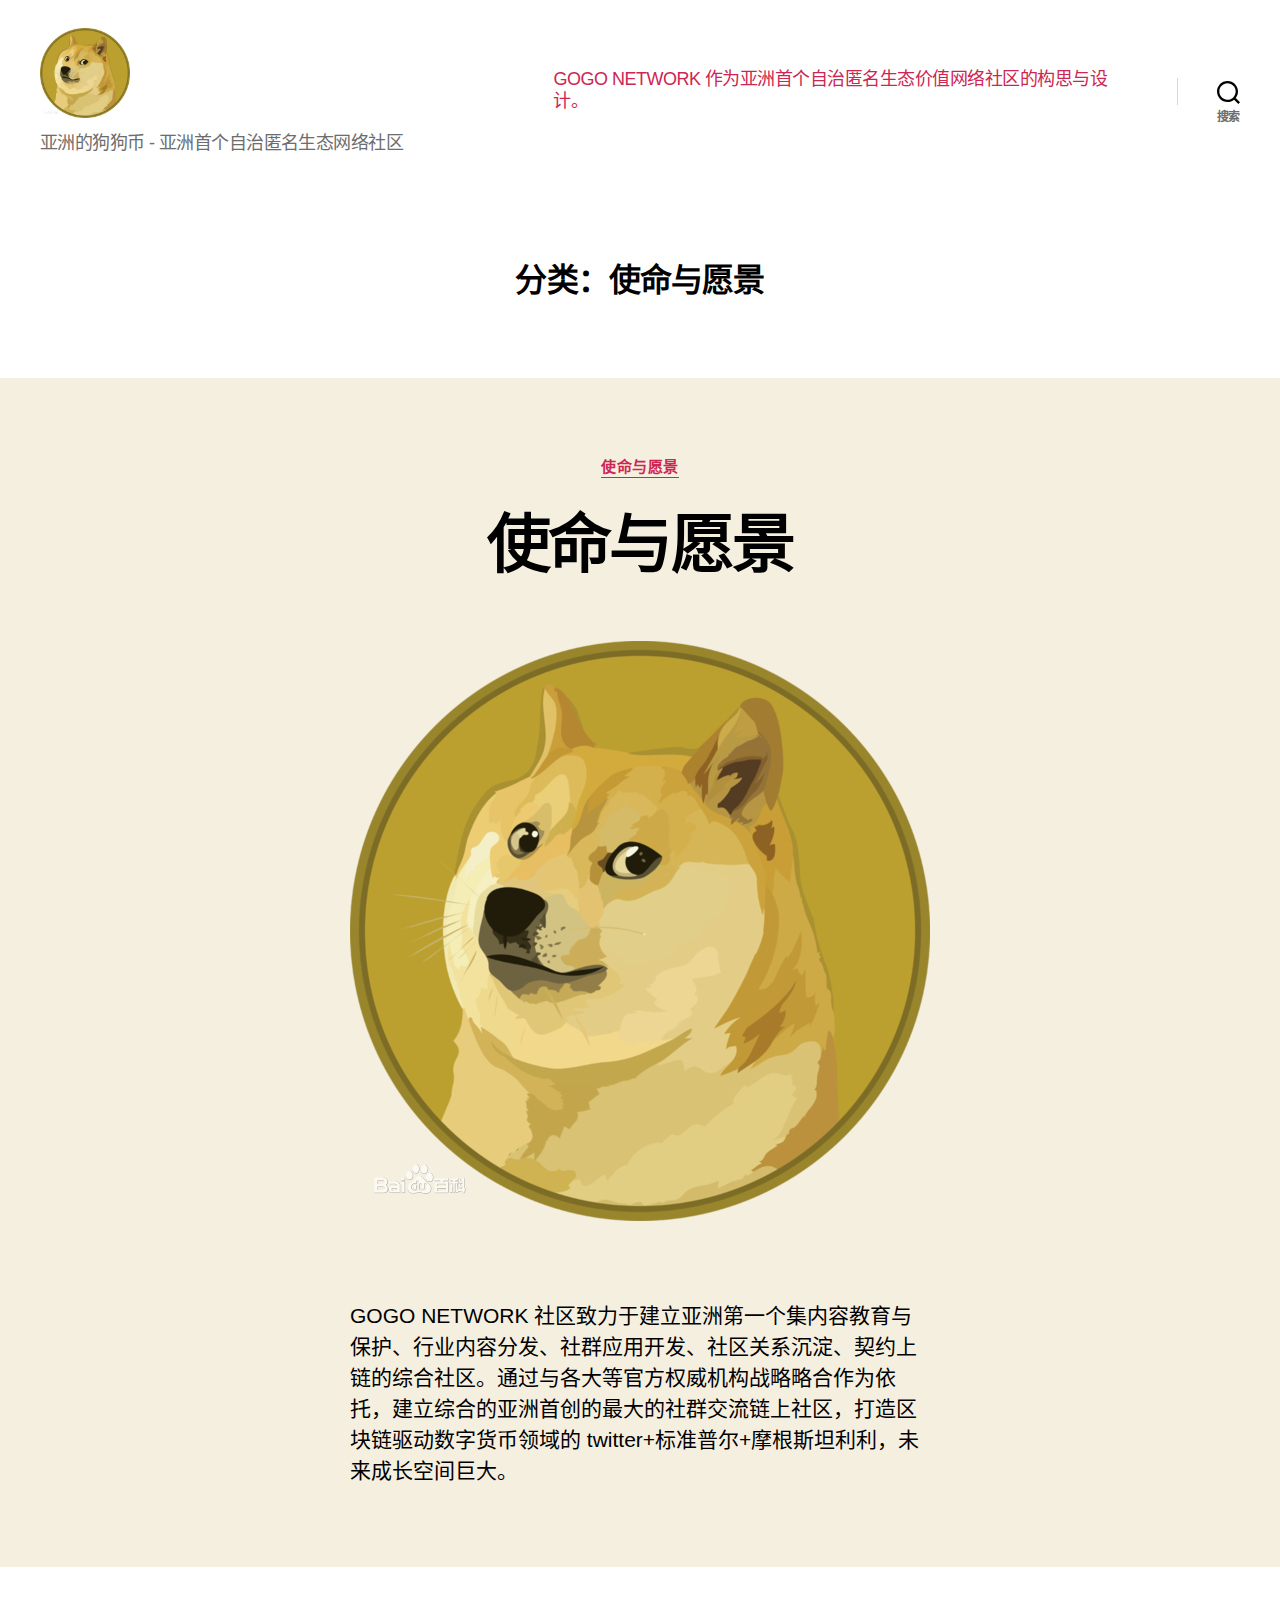
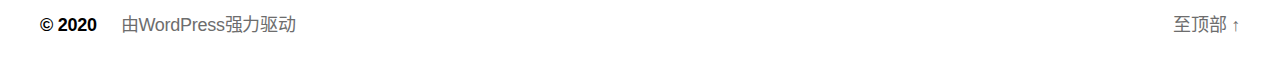
<file: index.php/category/使命与愿景/index.html>
<!DOCTYPE html>

<html class="no-js" lang="zh-CN">

	<head>

		<meta charset="UTF-8">
		<meta name="viewport" content="width=device-width, initial-scale=1.0" >

		<link rel="profile" href="https://gmpg.org/xfn/11">

		<title>使命与愿景</title>
<meta name='robots' content='noindex,follow' />
<link rel='dns-prefetch' href='http://s.w.org' />
<link rel="alternate" type="application/rss+xml" title=" &raquo; Feed" href="../../feed/index.rss" />
<link rel="alternate" type="application/rss+xml" title=" &raquo; 评论Feed" href="../../comments/feed/index.rss" />
<link rel="alternate" type="application/rss+xml" title=" &raquo; 使命与愿景分类目录Feed" href="feed/index.rss" />
		<script type="text/javascript">
			window._wpemojiSettings = {"baseUrl":"https:\/\/s.w.org\/images\/core\/emoji\/12.0.0-1\/72x72\/","ext":".png","svgUrl":"https:\/\/s.w.org\/images\/core\/emoji\/12.0.0-1\/svg\/","svgExt":".svg","source":{"concatemoji":"http:\/\/tkbb.shenqihailuo.com\/wp-includes\/js\/wp-emoji-release.min.js?ver=5.2.1"}};
			!function(a,b,c){function d(a,b){var c=String.fromCharCode;l.clearRect(0,0,k.width,k.height),l.fillText(c.apply(this,a),0,0);var d=k.toDataURL();l.clearRect(0,0,k.width,k.height),l.fillText(c.apply(this,b),0,0);var e=k.toDataURL();return d===e}function e(a){var b;if(!l||!l.fillText)return!1;switch(l.textBaseline="top",l.font="600 32px Arial",a){case"flag":return!(b=d([55356,56826,55356,56819],[55356,56826,8203,55356,56819]))&&(b=d([55356,57332,56128,56423,56128,56418,56128,56421,56128,56430,56128,56423,56128,56447],[55356,57332,8203,56128,56423,8203,56128,56418,8203,56128,56421,8203,56128,56430,8203,56128,56423,8203,56128,56447]),!b);case"emoji":return b=d([55357,56424,55356,57342,8205,55358,56605,8205,55357,56424,55356,57340],[55357,56424,55356,57342,8203,55358,56605,8203,55357,56424,55356,57340]),!b}return!1}function f(a){var c=b.createElement("script");c.src=a,c.defer=c.type="text/javascript",b.getElementsByTagName("head")[0].appendChild(c)}var g,h,i,j,k=b.createElement("canvas"),l=k.getContext&&k.getContext("2d");for(j=Array("flag","emoji"),c.supports={everything:!0,everythingExceptFlag:!0},i=0;i<j.length;i++)c.supports[j[i]]=e(j[i]),c.supports.everything=c.supports.everything&&c.supports[j[i]],"flag"!==j[i]&&(c.supports.everythingExceptFlag=c.supports.everythingExceptFlag&&c.supports[j[i]]);c.supports.everythingExceptFlag=c.supports.everythingExceptFlag&&!c.supports.flag,c.DOMReady=!1,c.readyCallback=function(){c.DOMReady=!0},c.supports.everything||(h=function(){c.readyCallback()},b.addEventListener?(b.addEventListener("DOMContentLoaded",h,!1),a.addEventListener("load",h,!1)):(a.attachEvent("onload",h),b.attachEvent("onreadystatechange",function(){"complete"===b.readyState&&c.readyCallback()})),g=c.source||{},g.concatemoji?f(g.concatemoji):g.wpemoji&&g.twemoji&&(f(g.twemoji),f(g.wpemoji)))}(window,document,window._wpemojiSettings);
		</script>
		<style type="text/css">img.wp-smiley,
img.emoji {
	display: inline !important;
	border: none !important;
	box-shadow: none !important;
	height: 1em !important;
	width: 1em !important;
	margin: 0 .07em !important;
	vertical-align: -0.1em !important;
	background: none !important;
	padding: 0 !important;
}
</style>
	<link rel='stylesheet' id='wp-block-library-css'  href='../../../wp-includes/css/dist/block-library/style.min_ver=5.2.1.css' type='text/css' media='all' />
<link rel='stylesheet' id='twentytwenty-style-css'  href='../../../wp-content/themes/twentytwenty/style_ver=1.1.css' type='text/css' media='all' />
<style id='twentytwenty-style-inline-css' type='text/css'>.color-accent,.color-accent-hover:hover,.color-accent-hover:focus,:root .has-accent-color,.has-drop-cap:not(:focus):first-letter,.wp-block-button.is-style-outline,a { color: #cd2653; }blockquote,.border-color-accent,.border-color-accent-hover:hover,.border-color-accent-hover:focus { border-color: #cd2653; }button:not(.toggle),.button,.faux-button,.wp-block-button__link,.wp-block-file .wp-block-file__button,input[type="button"],input[type="reset"],input[type="submit"],.bg-accent,.bg-accent-hover:hover,.bg-accent-hover:focus,:root .has-accent-background-color,.comment-reply-link { background-color: #cd2653; }.fill-children-accent,.fill-children-accent * { fill: #cd2653; }body,.entry-title a,:root .has-primary-color { color: #000000; }:root .has-primary-background-color { background-color: #000000; }cite,figcaption,.wp-caption-text,.post-meta,.entry-content .wp-block-archives li,.entry-content .wp-block-categories li,.entry-content .wp-block-latest-posts li,.wp-block-latest-comments__comment-date,.wp-block-latest-posts__post-date,.wp-block-embed figcaption,.wp-block-image figcaption,.wp-block-pullquote cite,.comment-metadata,.comment-respond .comment-notes,.comment-respond .logged-in-as,.pagination .dots,.entry-content hr:not(.has-background),hr.styled-separator,:root .has-secondary-color { color: #6d6d6d; }:root .has-secondary-background-color { background-color: #6d6d6d; }pre,fieldset,input,textarea,table,table *,hr { border-color: #dcd7ca; }caption,code,code,kbd,samp,.wp-block-table.is-style-stripes tbody tr:nth-child(odd),:root .has-subtle-background-background-color { background-color: #dcd7ca; }.wp-block-table.is-style-stripes { border-bottom-color: #dcd7ca; }.wp-block-latest-posts.is-grid li { border-top-color: #dcd7ca; }:root .has-subtle-background-color { color: #dcd7ca; }body:not(.overlay-header) .primary-menu > li > a,body:not(.overlay-header) .primary-menu > li > .icon,.modal-menu a,.footer-menu a, .footer-widgets a,#site-footer .wp-block-button.is-style-outline,.wp-block-pullquote:before,.singular:not(.overlay-header) .entry-header a,.archive-header a,.header-footer-group .color-accent,.header-footer-group .color-accent-hover:hover { color: #cd2653; }.social-icons a,#site-footer button:not(.toggle),#site-footer .button,#site-footer .faux-button,#site-footer .wp-block-button__link,#site-footer .wp-block-file__button,#site-footer input[type="button"],#site-footer input[type="reset"],#site-footer input[type="submit"] { background-color: #cd2653; }.header-footer-group,body:not(.overlay-header) #site-header .toggle,.menu-modal .toggle { color: #000000; }body:not(.overlay-header) .primary-menu ul { background-color: #000000; }body:not(.overlay-header) .primary-menu > li > ul:after { border-bottom-color: #000000; }body:not(.overlay-header) .primary-menu ul ul:after { border-left-color: #000000; }.site-description,body:not(.overlay-header) .toggle-inner .toggle-text,.widget .post-date,.widget .rss-date,.widget_archive li,.widget_categories li,.widget cite,.widget_pages li,.widget_meta li,.widget_nav_menu li,.powered-by-wordpress,.to-the-top,.singular .entry-header .post-meta,.singular:not(.overlay-header) .entry-header .post-meta a { color: #6d6d6d; }.header-footer-group pre,.header-footer-group fieldset,.header-footer-group input,.header-footer-group textarea,.header-footer-group table,.header-footer-group table *,.footer-nav-widgets-wrapper,#site-footer,.menu-modal nav *,.footer-widgets-outer-wrapper,.footer-top { border-color: #dcd7ca; }.header-footer-group table caption,body:not(.overlay-header) .header-inner .toggle-wrapper::before { background-color: #dcd7ca; }
body,input,textarea,button,.button,.faux-button,.wp-block-button__link,.wp-block-file__button,.has-drop-cap:not(:focus)::first-letter,.has-drop-cap:not(:focus)::first-letter,.entry-content .wp-block-archives,.entry-content .wp-block-categories,.entry-content .wp-block-cover-image,.entry-content .wp-block-latest-comments,.entry-content .wp-block-latest-posts,.entry-content .wp-block-pullquote,.entry-content .wp-block-quote.is-large,.entry-content .wp-block-quote.is-style-large,.entry-content .wp-block-archives *,.entry-content .wp-block-categories *,.entry-content .wp-block-latest-posts *,.entry-content .wp-block-latest-comments *,.entry-content p,.entry-content ol,.entry-content ul,.entry-content dl,.entry-content dt,.entry-content cite,.entry-content figcaption,.entry-content .wp-caption-text,.comment-content p,.comment-content ol,.comment-content ul,.comment-content dl,.comment-content dt,.comment-content cite,.comment-content figcaption,.comment-content .wp-caption-text,.widget_text p,.widget_text ol,.widget_text ul,.widget_text dl,.widget_text dt,.widget-content .rssSummary,.widget-content cite,.widget-content figcaption,.widget-content .wp-caption-text { font-family: 'PingFang SC','Helvetica Neue','Microsoft YaHei New','STHeiti Light',sans-serif; }
</style>
<link rel='stylesheet' id='twentytwenty-print-style-css'  href='../../../wp-content/themes/twentytwenty/print_ver=1.1.css' type='text/css' media='print' />
<script type='text/javascript' src='../../../wp-content/themes/twentytwenty/assets/js/index_ver=1.1.js' async></script>
<link rel='https://api.w.org/' href='../../wp-json/index.json' />
<link rel="EditURI" type="application/rsd+xml" title="RSD" href="../../../xmlrpc.php_rsd.xml" />
<link rel="wlwmanifest" type="application/wlwmanifest+xml" href="../../../wp-includes/wlwmanifest.xml" /> 
<meta name="generator" content="WordPress 5.2.1" />
	<script>document.documentElement.className = document.documentElement.className.replace( 'no-js', 'js' );</script>
	<link rel="icon" href="../../../wp-content/uploads/2020/01/cropped-10dfa9ec8a13632717785b9a9b8fa0ec09fac786-1-32x32.png" sizes="32x32" />
<link rel="icon" href="../../../wp-content/uploads/2020/01/cropped-10dfa9ec8a13632717785b9a9b8fa0ec09fac786-1-192x192.png" sizes="192x192" />
<link rel="apple-touch-icon-precomposed" href="../../../wp-content/uploads/2020/01/cropped-10dfa9ec8a13632717785b9a9b8fa0ec09fac786-1-180x180.png" />
<meta name="msapplication-TileImage" content="http://tkbb.shenqihailuo.com/wp-content/uploads/2020/01/cropped-10dfa9ec8a13632717785b9a9b8fa0ec09fac786-1-270x270.png" />

	</head>

	<body class="archive category category-4 wp-custom-logo enable-search-modal has-no-pagination showing-comments show-avatars footer-top-hidden">

		<a class="skip-link screen-reader-text" href="#site-content">跳至内容</a>
		<header id="site-header" class="header-footer-group" role="banner">

			<div class="header-inner section-inner">

				<div class="header-titles-wrapper">

					
						<button class="toggle search-toggle mobile-search-toggle" data-toggle-target=".search-modal" data-toggle-body-class="showing-search-modal" data-set-focus=".search-modal .search-field" aria-expanded="false">
							<span class="toggle-inner">
								<span class="toggle-icon">
									<svg class="svg-icon" aria-hidden="true" role="img" focusable="false" xmlns="http://www.w3.org/2000/svg" width="23" height="23" viewBox="0 0 23 23"><path d="M38.710696,48.0601792 L43,52.3494831 L41.3494831,54 L37.0601792,49.710696 C35.2632422,51.1481185 32.9839107,52.0076499 30.5038249,52.0076499 C24.7027226,52.0076499 20,47.3049272 20,41.5038249 C20,35.7027226 24.7027226,31 30.5038249,31 C36.3049272,31 41.0076499,35.7027226 41.0076499,41.5038249 C41.0076499,43.9839107 40.1481185,46.2632422 38.710696,48.0601792 Z M36.3875844,47.1716785 C37.8030221,45.7026647 38.6734666,43.7048964 38.6734666,41.5038249 C38.6734666,36.9918565 35.0157934,33.3341833 30.5038249,33.3341833 C25.9918565,33.3341833 22.3341833,36.9918565 22.3341833,41.5038249 C22.3341833,46.0157934 25.9918565,49.6734666 30.5038249,49.6734666 C32.7048964,49.6734666 34.7026647,48.8030221 36.1716785,47.3875844 C36.2023931,47.347638 36.2360451,47.3092237 36.2726343,47.2726343 C36.3092237,47.2360451 36.347638,47.2023931 36.3875844,47.1716785 Z" transform="translate(-20 -31)" /></svg>								</span>
								<span class="toggle-text">搜索</span>
							</span>
						</button><!-- .search-toggle -->

					
					<div class="header-titles">

						<div class="site-logo faux-heading"><a href="../../../index.html" class="custom-logo-link" rel="home"><img width="580" height="580" src="../../../wp-content/uploads/2020/01/10dfa9ec8a13632717785b9a9b8fa0ec09fac786.png" class="custom-logo" alt="" srcset="../../../wp-content/uploads/2020/01/10dfa9ec8a13632717785b9a9b8fa0ec09fac786.png 580w, ../../../wp-content/uploads/2020/01/10dfa9ec8a13632717785b9a9b8fa0ec09fac786-150x150.png 150w, ../../../wp-content/uploads/2020/01/10dfa9ec8a13632717785b9a9b8fa0ec09fac786-300x300.png 300w" sizes="(max-width: 580px) 100vw, 580px" /></a><span class="screen-reader-text"></span></div><div class="site-description">亚洲的狗狗币 - 亚洲首个自治匿名生态网络社区</div><!-- .site-description -->
					</div><!-- .header-titles -->

					<button class="toggle nav-toggle mobile-nav-toggle" data-toggle-target=".menu-modal"  data-toggle-body-class="showing-menu-modal" aria-expanded="false" data-set-focus=".close-nav-toggle">
						<span class="toggle-inner">
							<span class="toggle-icon">
								<svg class="svg-icon" aria-hidden="true" role="img" focusable="false" xmlns="http://www.w3.org/2000/svg" width="26" height="7" viewBox="0 0 26 7"><path fill-rule="evenodd" d="M332.5,45 C330.567003,45 329,43.4329966 329,41.5 C329,39.5670034 330.567003,38 332.5,38 C334.432997,38 336,39.5670034 336,41.5 C336,43.4329966 334.432997,45 332.5,45 Z M342,45 C340.067003,45 338.5,43.4329966 338.5,41.5 C338.5,39.5670034 340.067003,38 342,38 C343.932997,38 345.5,39.5670034 345.5,41.5 C345.5,43.4329966 343.932997,45 342,45 Z M351.5,45 C349.567003,45 348,43.4329966 348,41.5 C348,39.5670034 349.567003,38 351.5,38 C353.432997,38 355,39.5670034 355,41.5 C355,43.4329966 353.432997,45 351.5,45 Z" transform="translate(-329 -38)" /></svg>							</span>
							<span class="toggle-text">菜单</span>
						</span>
					</button><!-- .nav-toggle -->

				</div><!-- .header-titles-wrapper -->

				<div class="header-navigation-wrapper">

					
							<nav class="primary-menu-wrapper" aria-label="水平" role="navigation">

								<ul class="primary-menu reset-list-style">

								<li class="page_item page-item-30"><a href="../../gogo-network-%E4%BD%9C%E4%B8%BA%E4%BA%9A%E6%B4%B2%E9%A6%96%E4%B8%AA%E8%87%AA-%E6%B2%BB%E5%8C%BF%E5%90%8D%E7%94%9F%E6%80%81%E4%BB%B7%E5%80%BC%E7%BD%91%E7%BB%9C%E7%A4%BE%E5%8C%BA%E7%9A%84%E6%9E%84/index.html">GOGO NETWORK 作为亚洲首个自治匿名生态价值网络社区的构思与设计。</a></li>

								</ul>

							</nav><!-- .primary-menu-wrapper -->

						
						<div class="header-toggles hide-no-js">

						
							<div class="toggle-wrapper search-toggle-wrapper">

								<button class="toggle search-toggle desktop-search-toggle" data-toggle-target=".search-modal" data-toggle-body-class="showing-search-modal" data-set-focus=".search-modal .search-field" aria-expanded="false">
									<span class="toggle-inner">
										<svg class="svg-icon" aria-hidden="true" role="img" focusable="false" xmlns="http://www.w3.org/2000/svg" width="23" height="23" viewBox="0 0 23 23"><path d="M38.710696,48.0601792 L43,52.3494831 L41.3494831,54 L37.0601792,49.710696 C35.2632422,51.1481185 32.9839107,52.0076499 30.5038249,52.0076499 C24.7027226,52.0076499 20,47.3049272 20,41.5038249 C20,35.7027226 24.7027226,31 30.5038249,31 C36.3049272,31 41.0076499,35.7027226 41.0076499,41.5038249 C41.0076499,43.9839107 40.1481185,46.2632422 38.710696,48.0601792 Z M36.3875844,47.1716785 C37.8030221,45.7026647 38.6734666,43.7048964 38.6734666,41.5038249 C38.6734666,36.9918565 35.0157934,33.3341833 30.5038249,33.3341833 C25.9918565,33.3341833 22.3341833,36.9918565 22.3341833,41.5038249 C22.3341833,46.0157934 25.9918565,49.6734666 30.5038249,49.6734666 C32.7048964,49.6734666 34.7026647,48.8030221 36.1716785,47.3875844 C36.2023931,47.347638 36.2360451,47.3092237 36.2726343,47.2726343 C36.3092237,47.2360451 36.347638,47.2023931 36.3875844,47.1716785 Z" transform="translate(-20 -31)" /></svg>										<span class="toggle-text">搜索</span>
									</span>
								</button><!-- .search-toggle -->

							</div>

							
						</div><!-- .header-toggles -->
						
				</div><!-- .header-navigation-wrapper -->

			</div><!-- .header-inner -->

			<div class="search-modal cover-modal header-footer-group" data-modal-target-string=".search-modal">

	<div class="search-modal-inner modal-inner">

		<div class="section-inner">

			<form role="search" aria-label="搜索：" method="get" class="search-form" action="../../../index.html">
	<label for="search-form-1">
		<span class="screen-reader-text">搜索：</span>
		<input type="search" id="search-form-1" class="search-field" placeholder="搜索…" value="" name="s" />
	</label>
	<input type="submit" class="search-submit" value="搜索" />
</form>

			<button class="toggle search-untoggle close-search-toggle fill-children-current-color" data-toggle-target=".search-modal" data-toggle-body-class="showing-search-modal" data-set-focus=".search-modal .search-field" aria-expanded="false">
				<span class="screen-reader-text">关闭搜索</span>
				<svg class="svg-icon" aria-hidden="true" role="img" focusable="false" xmlns="http://www.w3.org/2000/svg" width="16" height="16" viewBox="0 0 16 16"><polygon fill="" fill-rule="evenodd" points="6.852 7.649 .399 1.195 1.445 .149 7.899 6.602 14.352 .149 15.399 1.195 8.945 7.649 15.399 14.102 14.352 15.149 7.899 8.695 1.445 15.149 .399 14.102" /></svg>			</button><!-- .search-toggle -->

		</div><!-- .section-inner -->

	</div><!-- .search-modal-inner -->

</div><!-- .menu-modal -->

		</header><!-- #site-header -->

		
<div class="menu-modal cover-modal header-footer-group" data-modal-target-string=".menu-modal">

	<div class="menu-modal-inner modal-inner">

		<div class="menu-wrapper section-inner">

			<div class="menu-top">

				<button class="toggle close-nav-toggle fill-children-current-color" data-toggle-target=".menu-modal" data-toggle-body-class="showing-menu-modal" aria-expanded="false" data-set-focus=".menu-modal">
					<span class="toggle-text">关闭菜单</span>
					<svg class="svg-icon" aria-hidden="true" role="img" focusable="false" xmlns="http://www.w3.org/2000/svg" width="16" height="16" viewBox="0 0 16 16"><polygon fill="" fill-rule="evenodd" points="6.852 7.649 .399 1.195 1.445 .149 7.899 6.602 14.352 .149 15.399 1.195 8.945 7.649 15.399 14.102 14.352 15.149 7.899 8.695 1.445 15.149 .399 14.102" /></svg>				</button><!-- .nav-toggle -->

				
					<nav class="mobile-menu" aria-label="移动" role="navigation">

						<ul class="modal-menu reset-list-style">

						<li class="page_item page-item-30"><div class="ancestor-wrapper"><a href="../../gogo-network-%E4%BD%9C%E4%B8%BA%E4%BA%9A%E6%B4%B2%E9%A6%96%E4%B8%AA%E8%87%AA-%E6%B2%BB%E5%8C%BF%E5%90%8D%E7%94%9F%E6%80%81%E4%BB%B7%E5%80%BC%E7%BD%91%E7%BB%9C%E7%A4%BE%E5%8C%BA%E7%9A%84%E6%9E%84/index.html">GOGO NETWORK 作为亚洲首个自治匿名生态价值网络社区的构思与设计。</a></div><!-- .ancestor-wrapper --></li>

						</ul>

					</nav>

					
			</div><!-- .menu-top -->

			<div class="menu-bottom">

				
			</div><!-- .menu-bottom -->

		</div><!-- .menu-wrapper -->

	</div><!-- .menu-modal-inner -->

</div><!-- .menu-modal -->

<main id="site-content" role="main">

	
		<header class="archive-header has-text-align-center header-footer-group">

			<div class="archive-header-inner section-inner medium">

									<h1 class="archive-title">分类：使命与愿景</h1>
				
				
			</div><!-- .archive-header-inner -->

		</header><!-- .archive-header -->

		
<article class="post-40 post type-post status-publish format-standard has-post-thumbnail hentry category-4" id="post-40">

	
<header class="entry-header has-text-align-center">

	<div class="entry-header-inner section-inner medium">

		
			<div class="entry-categories">
				<span class="screen-reader-text">分类</span>
				<div class="entry-categories-inner">
					<a href="index.html" rel="category tag">使命与愿景</a>				</div><!-- .entry-categories-inner -->
			</div><!-- .entry-categories -->

			<h2 class="entry-title heading-size-1"><a href="../../2020/01/18/%E4%BD%BF%E5%91%BD%E4%B8%8E%E6%84%BF%E6%99%AF/index.html">使命与愿景</a></h2>
		<div class="post-meta-wrapper post-meta-single post-meta-single-top">

			<ul class="post-meta">

									<li class="post-author meta-wrapper">
						<span class="meta-icon">
							<span class="screen-reader-text">文章作者</span>
							<svg class="svg-icon" aria-hidden="true" role="img" focusable="false" xmlns="http://www.w3.org/2000/svg" width="18" height="20" viewBox="0 0 18 20"><path fill="" d="M18,19 C18,19.5522847 17.5522847,20 17,20 C16.4477153,20 16,19.5522847 16,19 L16,17 C16,15.3431458 14.6568542,14 13,14 L5,14 C3.34314575,14 2,15.3431458 2,17 L2,19 C2,19.5522847 1.55228475,20 1,20 C0.44771525,20 0,19.5522847 0,19 L0,17 C0,14.2385763 2.23857625,12 5,12 L13,12 C15.7614237,12 18,14.2385763 18,17 L18,19 Z M9,10 C6.23857625,10 4,7.76142375 4,5 C4,2.23857625 6.23857625,0 9,0 C11.7614237,0 14,2.23857625 14,5 C14,7.76142375 11.7614237,10 9,10 Z M9,8 C10.6568542,8 12,6.65685425 12,5 C12,3.34314575 10.6568542,2 9,2 C7.34314575,2 6,3.34314575 6,5 C6,6.65685425 7.34314575,8 9,8 Z" /></svg>						</span>
						<span class="meta-text">
							由<a href="../../author/admin/index.html">gogo币</a>						</span>
					</li>
										<li class="post-date meta-wrapper">
						<span class="meta-icon">
							<span class="screen-reader-text">发布日期</span>
							<svg class="svg-icon" aria-hidden="true" role="img" focusable="false" xmlns="http://www.w3.org/2000/svg" width="18" height="19" viewBox="0 0 18 19"><path fill="" d="M4.60069444,4.09375 L3.25,4.09375 C2.47334957,4.09375 1.84375,4.72334957 1.84375,5.5 L1.84375,7.26736111 L16.15625,7.26736111 L16.15625,5.5 C16.15625,4.72334957 15.5266504,4.09375 14.75,4.09375 L13.3993056,4.09375 L13.3993056,4.55555556 C13.3993056,5.02154581 13.0215458,5.39930556 12.5555556,5.39930556 C12.0895653,5.39930556 11.7118056,5.02154581 11.7118056,4.55555556 L11.7118056,4.09375 L6.28819444,4.09375 L6.28819444,4.55555556 C6.28819444,5.02154581 5.9104347,5.39930556 5.44444444,5.39930556 C4.97845419,5.39930556 4.60069444,5.02154581 4.60069444,4.55555556 L4.60069444,4.09375 Z M6.28819444,2.40625 L11.7118056,2.40625 L11.7118056,1 C11.7118056,0.534009742 12.0895653,0.15625 12.5555556,0.15625 C13.0215458,0.15625 13.3993056,0.534009742 13.3993056,1 L13.3993056,2.40625 L14.75,2.40625 C16.4586309,2.40625 17.84375,3.79136906 17.84375,5.5 L17.84375,15.875 C17.84375,17.5836309 16.4586309,18.96875 14.75,18.96875 L3.25,18.96875 C1.54136906,18.96875 0.15625,17.5836309 0.15625,15.875 L0.15625,5.5 C0.15625,3.79136906 1.54136906,2.40625 3.25,2.40625 L4.60069444,2.40625 L4.60069444,1 C4.60069444,0.534009742 4.97845419,0.15625 5.44444444,0.15625 C5.9104347,0.15625 6.28819444,0.534009742 6.28819444,1 L6.28819444,2.40625 Z M1.84375,8.95486111 L1.84375,15.875 C1.84375,16.6516504 2.47334957,17.28125 3.25,17.28125 L14.75,17.28125 C15.5266504,17.28125 16.15625,16.6516504 16.15625,15.875 L16.15625,8.95486111 L1.84375,8.95486111 Z" /></svg>						</span>
						<span class="meta-text">
							<a href="../../2020/01/18/%E4%BD%BF%E5%91%BD%E4%B8%8E%E6%84%BF%E6%99%AF/index.html">2020年1月18日</a>
						</span>
					</li>
					
			</ul><!-- .post-meta -->

		</div><!-- .post-meta-wrapper -->

		
	</div><!-- .entry-header-inner -->

</header><!-- .entry-header -->

	<figure class="featured-media">

		<div class="featured-media-inner section-inner medium">

			<img width="580" height="580" src="../../../wp-content/uploads/2020/01/10dfa9ec8a13632717785b9a9b8fa0ec09fac786.png" class="attachment-post-thumbnail size-post-thumbnail wp-post-image" alt="" srcset="../../../wp-content/uploads/2020/01/10dfa9ec8a13632717785b9a9b8fa0ec09fac786.png 580w, ../../../wp-content/uploads/2020/01/10dfa9ec8a13632717785b9a9b8fa0ec09fac786-150x150.png 150w, ../../../wp-content/uploads/2020/01/10dfa9ec8a13632717785b9a9b8fa0ec09fac786-300x300.png 300w" sizes="(max-width: 580px) 100vw, 580px" />
		</div><!-- .featured-media-inner -->

	</figure><!-- .featured-media -->

	
	<div class="post-inner thin ">

		<div class="entry-content">

			
<p>GOGO NETWORK 社区致力于建⽴亚洲第一个集内容教育与 保护、行业内容分发、社群应用开发、社区关系沉淀、契约上链的综合社区。通过与各大等官方权威机构战略略合作为依托，建⽴综合的亚洲首创的最大的社群交流链上社区，打造区块链驱动数字货币领域的 twitter+标准普尔+摩根斯坦利利，未来成长空间巨大。 </p>

		</div><!-- .entry-content -->

	</div><!-- .post-inner -->

	<div class="section-inner">
		
	</div><!-- .section-inner -->

	
</article><!-- .post -->

	
</main><!-- #site-content -->


			<footer id="site-footer" role="contentinfo" class="header-footer-group">

				<div class="section-inner">

					<div class="footer-credits">

						<p class="footer-copyright">&copy;
							2020							<a href="../../../index.html"></a>
						</p><!-- .footer-copyright -->

						<p class="powered-by-wordpress">
							<a href="https://cn.wordpress.org/">
								由WordPress强力驱动							</a>
						</p><!-- .powered-by-wordpress -->

					</div><!-- .footer-credits -->

					<a class="to-the-top" href="#site-header">
						<span class="to-the-top-long">
							至顶部 <span class="arrow" aria-hidden="true">&uarr;</span>						</span><!-- .to-the-top-long -->
						<span class="to-the-top-short">
							向上 <span class="arrow" aria-hidden="true">&uarr;</span>						</span><!-- .to-the-top-short -->
					</a><!-- .to-the-top -->

				</div><!-- .section-inner -->

			</footer><!-- #site-footer -->

		<script type='text/javascript' src='../../../wp-includes/js/wp-embed.min_ver=5.2.1.js'></script>
	<script>
	/(trident|msie)/i.test(navigator.userAgent)&&document.getElementById&&window.addEventListener&&window.addEventListener("hashchange",function(){var t,e=location.hash.substring(1);/^[A-z0-9_-]+$/.test(e)&&(t=document.getElementById(e))&&(/^(?:a|select|input|button|textarea)$/i.test(t.tagName)||(t.tabIndex=-1),t.focus())},!1);
	</script>
	
	</body>
</html>
</file>
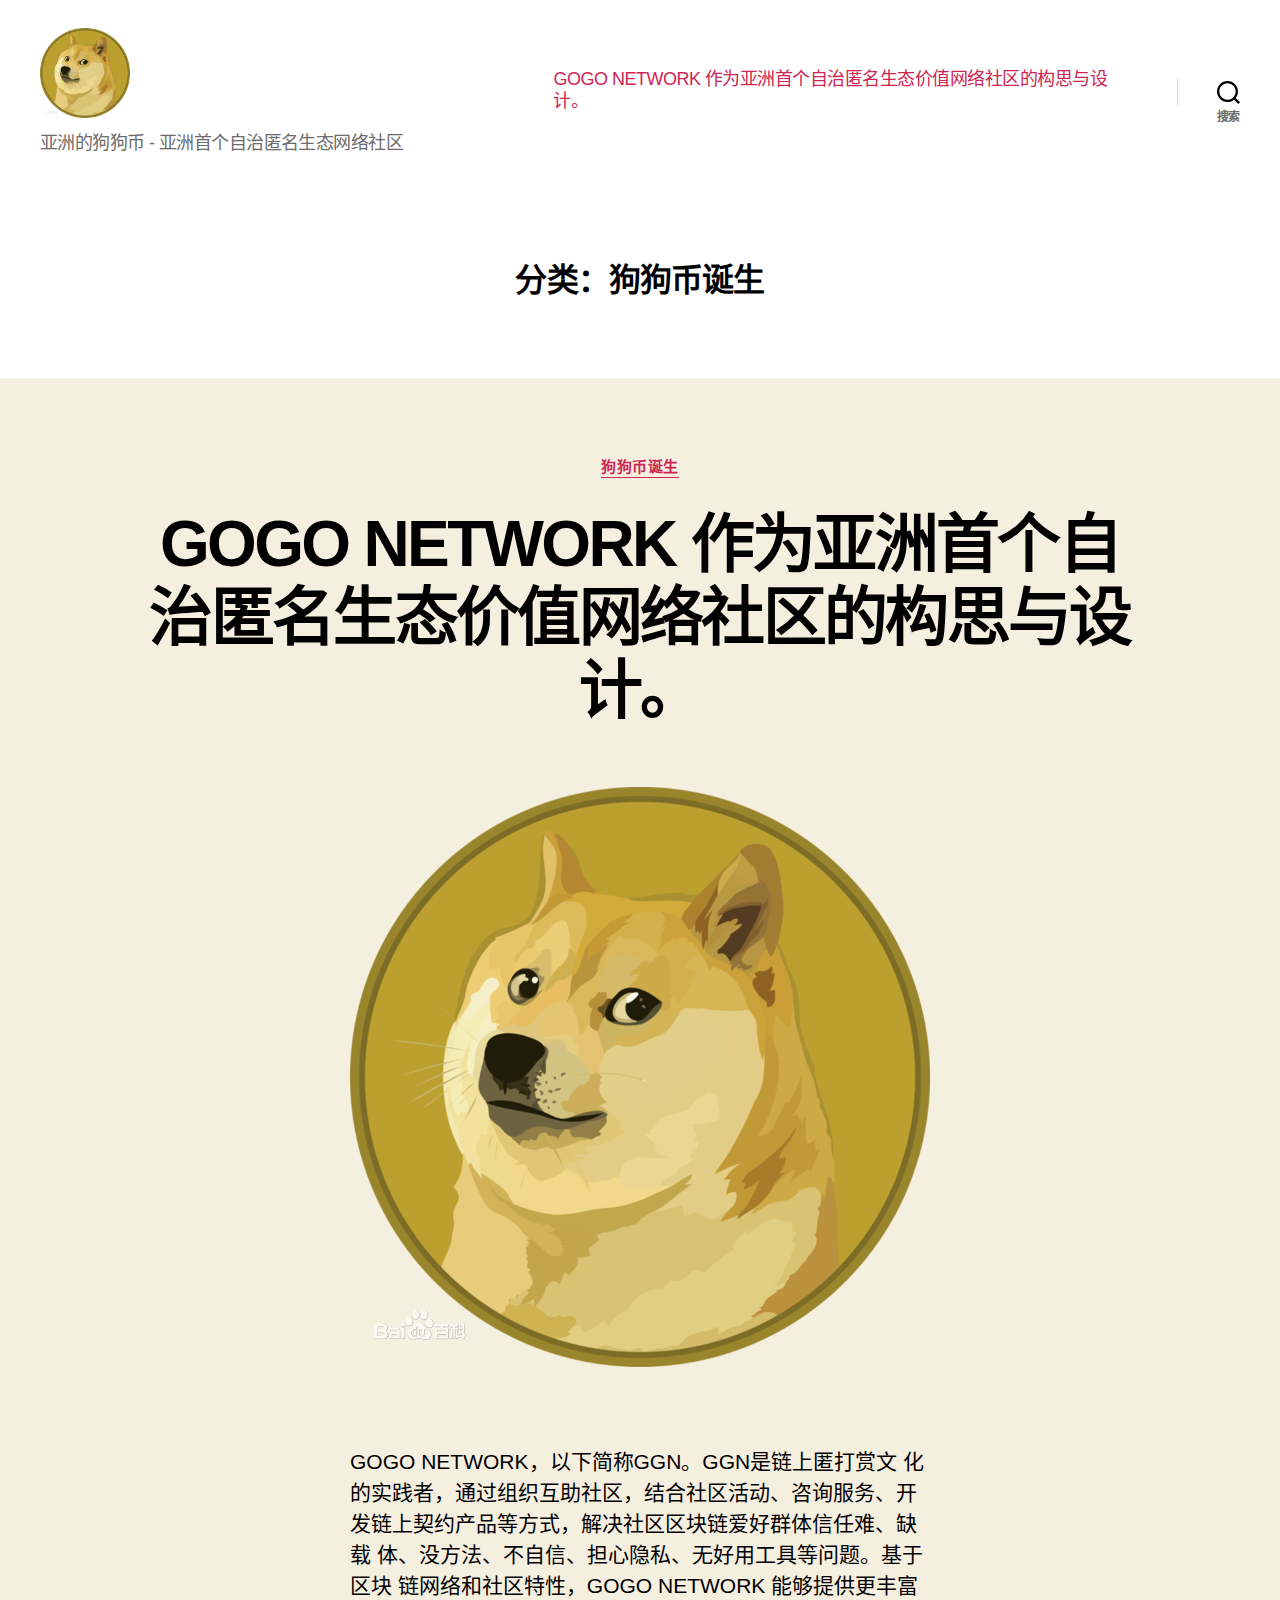
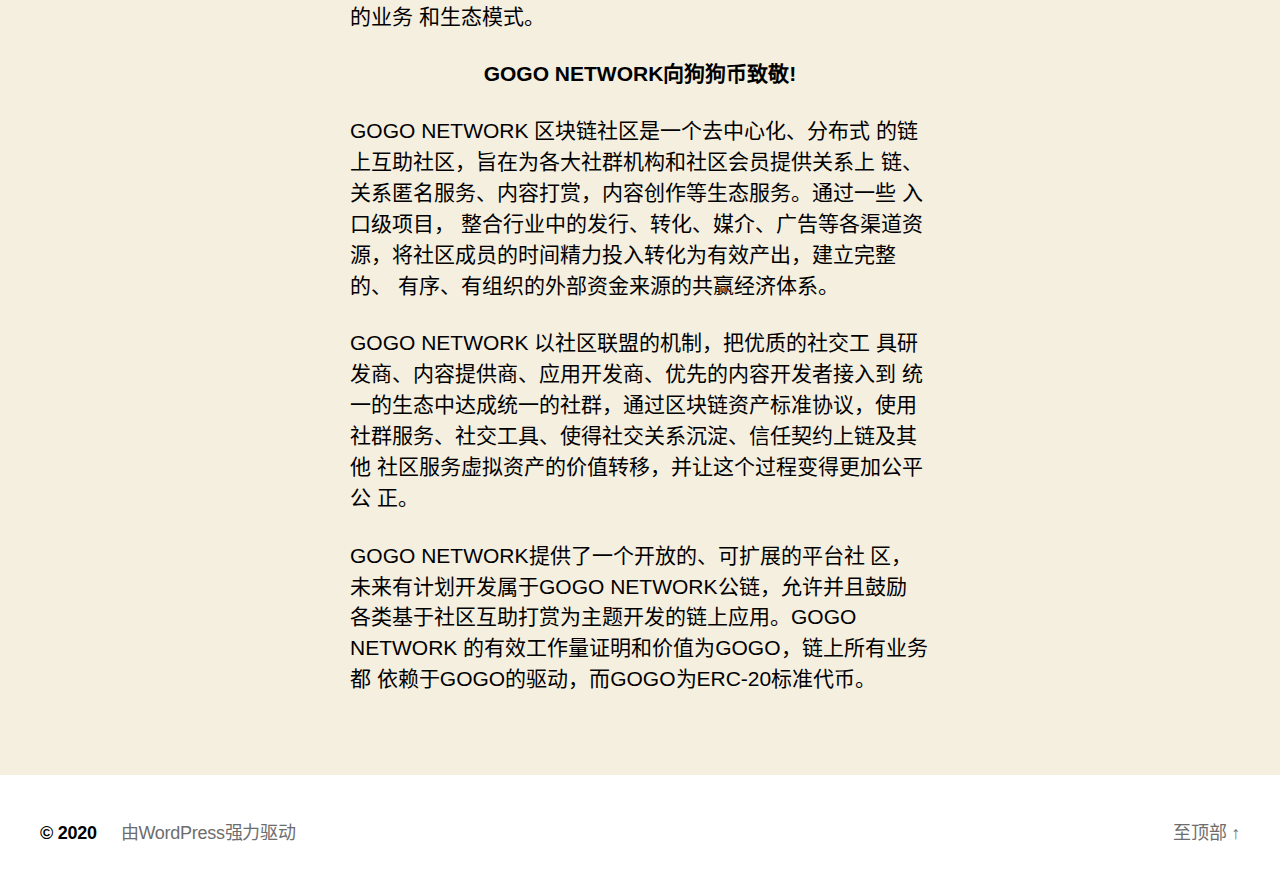
<file: index.php/category/狗狗币诞生/index.html>
<!DOCTYPE html>

<html class="no-js" lang="zh-CN">

	<head>

		<meta charset="UTF-8">
		<meta name="viewport" content="width=device-width, initial-scale=1.0" >

		<link rel="profile" href="https://gmpg.org/xfn/11">

		<title>狗狗币诞生</title>
<meta name='robots' content='noindex,follow' />
<link rel='dns-prefetch' href='http://s.w.org' />
<link rel="alternate" type="application/rss+xml" title=" &raquo; Feed" href="../../feed/index.rss" />
<link rel="alternate" type="application/rss+xml" title=" &raquo; 评论Feed" href="../../comments/feed/index.rss" />
<link rel="alternate" type="application/rss+xml" title=" &raquo; 狗狗币诞生分类目录Feed" href="feed/index.rss" />
		<script type="text/javascript">
			window._wpemojiSettings = {"baseUrl":"https:\/\/s.w.org\/images\/core\/emoji\/12.0.0-1\/72x72\/","ext":".png","svgUrl":"https:\/\/s.w.org\/images\/core\/emoji\/12.0.0-1\/svg\/","svgExt":".svg","source":{"concatemoji":"http:\/\/tkbb.shenqihailuo.com\/wp-includes\/js\/wp-emoji-release.min.js?ver=5.2.1"}};
			!function(a,b,c){function d(a,b){var c=String.fromCharCode;l.clearRect(0,0,k.width,k.height),l.fillText(c.apply(this,a),0,0);var d=k.toDataURL();l.clearRect(0,0,k.width,k.height),l.fillText(c.apply(this,b),0,0);var e=k.toDataURL();return d===e}function e(a){var b;if(!l||!l.fillText)return!1;switch(l.textBaseline="top",l.font="600 32px Arial",a){case"flag":return!(b=d([55356,56826,55356,56819],[55356,56826,8203,55356,56819]))&&(b=d([55356,57332,56128,56423,56128,56418,56128,56421,56128,56430,56128,56423,56128,56447],[55356,57332,8203,56128,56423,8203,56128,56418,8203,56128,56421,8203,56128,56430,8203,56128,56423,8203,56128,56447]),!b);case"emoji":return b=d([55357,56424,55356,57342,8205,55358,56605,8205,55357,56424,55356,57340],[55357,56424,55356,57342,8203,55358,56605,8203,55357,56424,55356,57340]),!b}return!1}function f(a){var c=b.createElement("script");c.src=a,c.defer=c.type="text/javascript",b.getElementsByTagName("head")[0].appendChild(c)}var g,h,i,j,k=b.createElement("canvas"),l=k.getContext&&k.getContext("2d");for(j=Array("flag","emoji"),c.supports={everything:!0,everythingExceptFlag:!0},i=0;i<j.length;i++)c.supports[j[i]]=e(j[i]),c.supports.everything=c.supports.everything&&c.supports[j[i]],"flag"!==j[i]&&(c.supports.everythingExceptFlag=c.supports.everythingExceptFlag&&c.supports[j[i]]);c.supports.everythingExceptFlag=c.supports.everythingExceptFlag&&!c.supports.flag,c.DOMReady=!1,c.readyCallback=function(){c.DOMReady=!0},c.supports.everything||(h=function(){c.readyCallback()},b.addEventListener?(b.addEventListener("DOMContentLoaded",h,!1),a.addEventListener("load",h,!1)):(a.attachEvent("onload",h),b.attachEvent("onreadystatechange",function(){"complete"===b.readyState&&c.readyCallback()})),g=c.source||{},g.concatemoji?f(g.concatemoji):g.wpemoji&&g.twemoji&&(f(g.twemoji),f(g.wpemoji)))}(window,document,window._wpemojiSettings);
		</script>
		<style type="text/css">img.wp-smiley,
img.emoji {
	display: inline !important;
	border: none !important;
	box-shadow: none !important;
	height: 1em !important;
	width: 1em !important;
	margin: 0 .07em !important;
	vertical-align: -0.1em !important;
	background: none !important;
	padding: 0 !important;
}
</style>
	<link rel='stylesheet' id='wp-block-library-css'  href='../../../wp-includes/css/dist/block-library/style.min_ver=5.2.1.css' type='text/css' media='all' />
<link rel='stylesheet' id='twentytwenty-style-css'  href='../../../wp-content/themes/twentytwenty/style_ver=1.1.css' type='text/css' media='all' />
<style id='twentytwenty-style-inline-css' type='text/css'>.color-accent,.color-accent-hover:hover,.color-accent-hover:focus,:root .has-accent-color,.has-drop-cap:not(:focus):first-letter,.wp-block-button.is-style-outline,a { color: #cd2653; }blockquote,.border-color-accent,.border-color-accent-hover:hover,.border-color-accent-hover:focus { border-color: #cd2653; }button:not(.toggle),.button,.faux-button,.wp-block-button__link,.wp-block-file .wp-block-file__button,input[type="button"],input[type="reset"],input[type="submit"],.bg-accent,.bg-accent-hover:hover,.bg-accent-hover:focus,:root .has-accent-background-color,.comment-reply-link { background-color: #cd2653; }.fill-children-accent,.fill-children-accent * { fill: #cd2653; }body,.entry-title a,:root .has-primary-color { color: #000000; }:root .has-primary-background-color { background-color: #000000; }cite,figcaption,.wp-caption-text,.post-meta,.entry-content .wp-block-archives li,.entry-content .wp-block-categories li,.entry-content .wp-block-latest-posts li,.wp-block-latest-comments__comment-date,.wp-block-latest-posts__post-date,.wp-block-embed figcaption,.wp-block-image figcaption,.wp-block-pullquote cite,.comment-metadata,.comment-respond .comment-notes,.comment-respond .logged-in-as,.pagination .dots,.entry-content hr:not(.has-background),hr.styled-separator,:root .has-secondary-color { color: #6d6d6d; }:root .has-secondary-background-color { background-color: #6d6d6d; }pre,fieldset,input,textarea,table,table *,hr { border-color: #dcd7ca; }caption,code,code,kbd,samp,.wp-block-table.is-style-stripes tbody tr:nth-child(odd),:root .has-subtle-background-background-color { background-color: #dcd7ca; }.wp-block-table.is-style-stripes { border-bottom-color: #dcd7ca; }.wp-block-latest-posts.is-grid li { border-top-color: #dcd7ca; }:root .has-subtle-background-color { color: #dcd7ca; }body:not(.overlay-header) .primary-menu > li > a,body:not(.overlay-header) .primary-menu > li > .icon,.modal-menu a,.footer-menu a, .footer-widgets a,#site-footer .wp-block-button.is-style-outline,.wp-block-pullquote:before,.singular:not(.overlay-header) .entry-header a,.archive-header a,.header-footer-group .color-accent,.header-footer-group .color-accent-hover:hover { color: #cd2653; }.social-icons a,#site-footer button:not(.toggle),#site-footer .button,#site-footer .faux-button,#site-footer .wp-block-button__link,#site-footer .wp-block-file__button,#site-footer input[type="button"],#site-footer input[type="reset"],#site-footer input[type="submit"] { background-color: #cd2653; }.header-footer-group,body:not(.overlay-header) #site-header .toggle,.menu-modal .toggle { color: #000000; }body:not(.overlay-header) .primary-menu ul { background-color: #000000; }body:not(.overlay-header) .primary-menu > li > ul:after { border-bottom-color: #000000; }body:not(.overlay-header) .primary-menu ul ul:after { border-left-color: #000000; }.site-description,body:not(.overlay-header) .toggle-inner .toggle-text,.widget .post-date,.widget .rss-date,.widget_archive li,.widget_categories li,.widget cite,.widget_pages li,.widget_meta li,.widget_nav_menu li,.powered-by-wordpress,.to-the-top,.singular .entry-header .post-meta,.singular:not(.overlay-header) .entry-header .post-meta a { color: #6d6d6d; }.header-footer-group pre,.header-footer-group fieldset,.header-footer-group input,.header-footer-group textarea,.header-footer-group table,.header-footer-group table *,.footer-nav-widgets-wrapper,#site-footer,.menu-modal nav *,.footer-widgets-outer-wrapper,.footer-top { border-color: #dcd7ca; }.header-footer-group table caption,body:not(.overlay-header) .header-inner .toggle-wrapper::before { background-color: #dcd7ca; }
body,input,textarea,button,.button,.faux-button,.wp-block-button__link,.wp-block-file__button,.has-drop-cap:not(:focus)::first-letter,.has-drop-cap:not(:focus)::first-letter,.entry-content .wp-block-archives,.entry-content .wp-block-categories,.entry-content .wp-block-cover-image,.entry-content .wp-block-latest-comments,.entry-content .wp-block-latest-posts,.entry-content .wp-block-pullquote,.entry-content .wp-block-quote.is-large,.entry-content .wp-block-quote.is-style-large,.entry-content .wp-block-archives *,.entry-content .wp-block-categories *,.entry-content .wp-block-latest-posts *,.entry-content .wp-block-latest-comments *,.entry-content p,.entry-content ol,.entry-content ul,.entry-content dl,.entry-content dt,.entry-content cite,.entry-content figcaption,.entry-content .wp-caption-text,.comment-content p,.comment-content ol,.comment-content ul,.comment-content dl,.comment-content dt,.comment-content cite,.comment-content figcaption,.comment-content .wp-caption-text,.widget_text p,.widget_text ol,.widget_text ul,.widget_text dl,.widget_text dt,.widget-content .rssSummary,.widget-content cite,.widget-content figcaption,.widget-content .wp-caption-text { font-family: 'PingFang SC','Helvetica Neue','Microsoft YaHei New','STHeiti Light',sans-serif; }
</style>
<link rel='stylesheet' id='twentytwenty-print-style-css'  href='../../../wp-content/themes/twentytwenty/print_ver=1.1.css' type='text/css' media='print' />
<script type='text/javascript' src='../../../wp-content/themes/twentytwenty/assets/js/index_ver=1.1.js' async></script>
<link rel='https://api.w.org/' href='../../wp-json/index.json' />
<link rel="EditURI" type="application/rsd+xml" title="RSD" href="../../../xmlrpc.php_rsd.xml" />
<link rel="wlwmanifest" type="application/wlwmanifest+xml" href="../../../wp-includes/wlwmanifest.xml" /> 
<meta name="generator" content="WordPress 5.2.1" />
	<script>document.documentElement.className = document.documentElement.className.replace( 'no-js', 'js' );</script>
	<link rel="icon" href="../../../wp-content/uploads/2020/01/cropped-10dfa9ec8a13632717785b9a9b8fa0ec09fac786-1-32x32.png" sizes="32x32" />
<link rel="icon" href="../../../wp-content/uploads/2020/01/cropped-10dfa9ec8a13632717785b9a9b8fa0ec09fac786-1-192x192.png" sizes="192x192" />
<link rel="apple-touch-icon-precomposed" href="../../../wp-content/uploads/2020/01/cropped-10dfa9ec8a13632717785b9a9b8fa0ec09fac786-1-180x180.png" />
<meta name="msapplication-TileImage" content="http://tkbb.shenqihailuo.com/wp-content/uploads/2020/01/cropped-10dfa9ec8a13632717785b9a9b8fa0ec09fac786-1-270x270.png" />

	</head>

	<body class="archive category category-2 wp-custom-logo enable-search-modal has-no-pagination showing-comments show-avatars footer-top-hidden">

		<a class="skip-link screen-reader-text" href="#site-content">跳至内容</a>
		<header id="site-header" class="header-footer-group" role="banner">

			<div class="header-inner section-inner">

				<div class="header-titles-wrapper">

					
						<button class="toggle search-toggle mobile-search-toggle" data-toggle-target=".search-modal" data-toggle-body-class="showing-search-modal" data-set-focus=".search-modal .search-field" aria-expanded="false">
							<span class="toggle-inner">
								<span class="toggle-icon">
									<svg class="svg-icon" aria-hidden="true" role="img" focusable="false" xmlns="http://www.w3.org/2000/svg" width="23" height="23" viewBox="0 0 23 23"><path d="M38.710696,48.0601792 L43,52.3494831 L41.3494831,54 L37.0601792,49.710696 C35.2632422,51.1481185 32.9839107,52.0076499 30.5038249,52.0076499 C24.7027226,52.0076499 20,47.3049272 20,41.5038249 C20,35.7027226 24.7027226,31 30.5038249,31 C36.3049272,31 41.0076499,35.7027226 41.0076499,41.5038249 C41.0076499,43.9839107 40.1481185,46.2632422 38.710696,48.0601792 Z M36.3875844,47.1716785 C37.8030221,45.7026647 38.6734666,43.7048964 38.6734666,41.5038249 C38.6734666,36.9918565 35.0157934,33.3341833 30.5038249,33.3341833 C25.9918565,33.3341833 22.3341833,36.9918565 22.3341833,41.5038249 C22.3341833,46.0157934 25.9918565,49.6734666 30.5038249,49.6734666 C32.7048964,49.6734666 34.7026647,48.8030221 36.1716785,47.3875844 C36.2023931,47.347638 36.2360451,47.3092237 36.2726343,47.2726343 C36.3092237,47.2360451 36.347638,47.2023931 36.3875844,47.1716785 Z" transform="translate(-20 -31)" /></svg>								</span>
								<span class="toggle-text">搜索</span>
							</span>
						</button><!-- .search-toggle -->

					
					<div class="header-titles">

						<div class="site-logo faux-heading"><a href="../../../index.html" class="custom-logo-link" rel="home"><img width="580" height="580" src="../../../wp-content/uploads/2020/01/10dfa9ec8a13632717785b9a9b8fa0ec09fac786.png" class="custom-logo" alt="" srcset="../../../wp-content/uploads/2020/01/10dfa9ec8a13632717785b9a9b8fa0ec09fac786.png 580w, ../../../wp-content/uploads/2020/01/10dfa9ec8a13632717785b9a9b8fa0ec09fac786-150x150.png 150w, ../../../wp-content/uploads/2020/01/10dfa9ec8a13632717785b9a9b8fa0ec09fac786-300x300.png 300w" sizes="(max-width: 580px) 100vw, 580px" /></a><span class="screen-reader-text"></span></div><div class="site-description">亚洲的狗狗币 - 亚洲首个自治匿名生态网络社区</div><!-- .site-description -->
					</div><!-- .header-titles -->

					<button class="toggle nav-toggle mobile-nav-toggle" data-toggle-target=".menu-modal"  data-toggle-body-class="showing-menu-modal" aria-expanded="false" data-set-focus=".close-nav-toggle">
						<span class="toggle-inner">
							<span class="toggle-icon">
								<svg class="svg-icon" aria-hidden="true" role="img" focusable="false" xmlns="http://www.w3.org/2000/svg" width="26" height="7" viewBox="0 0 26 7"><path fill-rule="evenodd" d="M332.5,45 C330.567003,45 329,43.4329966 329,41.5 C329,39.5670034 330.567003,38 332.5,38 C334.432997,38 336,39.5670034 336,41.5 C336,43.4329966 334.432997,45 332.5,45 Z M342,45 C340.067003,45 338.5,43.4329966 338.5,41.5 C338.5,39.5670034 340.067003,38 342,38 C343.932997,38 345.5,39.5670034 345.5,41.5 C345.5,43.4329966 343.932997,45 342,45 Z M351.5,45 C349.567003,45 348,43.4329966 348,41.5 C348,39.5670034 349.567003,38 351.5,38 C353.432997,38 355,39.5670034 355,41.5 C355,43.4329966 353.432997,45 351.5,45 Z" transform="translate(-329 -38)" /></svg>							</span>
							<span class="toggle-text">菜单</span>
						</span>
					</button><!-- .nav-toggle -->

				</div><!-- .header-titles-wrapper -->

				<div class="header-navigation-wrapper">

					
							<nav class="primary-menu-wrapper" aria-label="水平" role="navigation">

								<ul class="primary-menu reset-list-style">

								<li class="page_item page-item-30"><a href="../../gogo-network-%E4%BD%9C%E4%B8%BA%E4%BA%9A%E6%B4%B2%E9%A6%96%E4%B8%AA%E8%87%AA-%E6%B2%BB%E5%8C%BF%E5%90%8D%E7%94%9F%E6%80%81%E4%BB%B7%E5%80%BC%E7%BD%91%E7%BB%9C%E7%A4%BE%E5%8C%BA%E7%9A%84%E6%9E%84/index.html">GOGO NETWORK 作为亚洲首个自治匿名生态价值网络社区的构思与设计。</a></li>

								</ul>

							</nav><!-- .primary-menu-wrapper -->

						
						<div class="header-toggles hide-no-js">

						
							<div class="toggle-wrapper search-toggle-wrapper">

								<button class="toggle search-toggle desktop-search-toggle" data-toggle-target=".search-modal" data-toggle-body-class="showing-search-modal" data-set-focus=".search-modal .search-field" aria-expanded="false">
									<span class="toggle-inner">
										<svg class="svg-icon" aria-hidden="true" role="img" focusable="false" xmlns="http://www.w3.org/2000/svg" width="23" height="23" viewBox="0 0 23 23"><path d="M38.710696,48.0601792 L43,52.3494831 L41.3494831,54 L37.0601792,49.710696 C35.2632422,51.1481185 32.9839107,52.0076499 30.5038249,52.0076499 C24.7027226,52.0076499 20,47.3049272 20,41.5038249 C20,35.7027226 24.7027226,31 30.5038249,31 C36.3049272,31 41.0076499,35.7027226 41.0076499,41.5038249 C41.0076499,43.9839107 40.1481185,46.2632422 38.710696,48.0601792 Z M36.3875844,47.1716785 C37.8030221,45.7026647 38.6734666,43.7048964 38.6734666,41.5038249 C38.6734666,36.9918565 35.0157934,33.3341833 30.5038249,33.3341833 C25.9918565,33.3341833 22.3341833,36.9918565 22.3341833,41.5038249 C22.3341833,46.0157934 25.9918565,49.6734666 30.5038249,49.6734666 C32.7048964,49.6734666 34.7026647,48.8030221 36.1716785,47.3875844 C36.2023931,47.347638 36.2360451,47.3092237 36.2726343,47.2726343 C36.3092237,47.2360451 36.347638,47.2023931 36.3875844,47.1716785 Z" transform="translate(-20 -31)" /></svg>										<span class="toggle-text">搜索</span>
									</span>
								</button><!-- .search-toggle -->

							</div>

							
						</div><!-- .header-toggles -->
						
				</div><!-- .header-navigation-wrapper -->

			</div><!-- .header-inner -->

			<div class="search-modal cover-modal header-footer-group" data-modal-target-string=".search-modal">

	<div class="search-modal-inner modal-inner">

		<div class="section-inner">

			<form role="search" aria-label="搜索：" method="get" class="search-form" action="../../../index.html">
	<label for="search-form-1">
		<span class="screen-reader-text">搜索：</span>
		<input type="search" id="search-form-1" class="search-field" placeholder="搜索…" value="" name="s" />
	</label>
	<input type="submit" class="search-submit" value="搜索" />
</form>

			<button class="toggle search-untoggle close-search-toggle fill-children-current-color" data-toggle-target=".search-modal" data-toggle-body-class="showing-search-modal" data-set-focus=".search-modal .search-field" aria-expanded="false">
				<span class="screen-reader-text">关闭搜索</span>
				<svg class="svg-icon" aria-hidden="true" role="img" focusable="false" xmlns="http://www.w3.org/2000/svg" width="16" height="16" viewBox="0 0 16 16"><polygon fill="" fill-rule="evenodd" points="6.852 7.649 .399 1.195 1.445 .149 7.899 6.602 14.352 .149 15.399 1.195 8.945 7.649 15.399 14.102 14.352 15.149 7.899 8.695 1.445 15.149 .399 14.102" /></svg>			</button><!-- .search-toggle -->

		</div><!-- .section-inner -->

	</div><!-- .search-modal-inner -->

</div><!-- .menu-modal -->

		</header><!-- #site-header -->

		
<div class="menu-modal cover-modal header-footer-group" data-modal-target-string=".menu-modal">

	<div class="menu-modal-inner modal-inner">

		<div class="menu-wrapper section-inner">

			<div class="menu-top">

				<button class="toggle close-nav-toggle fill-children-current-color" data-toggle-target=".menu-modal" data-toggle-body-class="showing-menu-modal" aria-expanded="false" data-set-focus=".menu-modal">
					<span class="toggle-text">关闭菜单</span>
					<svg class="svg-icon" aria-hidden="true" role="img" focusable="false" xmlns="http://www.w3.org/2000/svg" width="16" height="16" viewBox="0 0 16 16"><polygon fill="" fill-rule="evenodd" points="6.852 7.649 .399 1.195 1.445 .149 7.899 6.602 14.352 .149 15.399 1.195 8.945 7.649 15.399 14.102 14.352 15.149 7.899 8.695 1.445 15.149 .399 14.102" /></svg>				</button><!-- .nav-toggle -->

				
					<nav class="mobile-menu" aria-label="移动" role="navigation">

						<ul class="modal-menu reset-list-style">

						<li class="page_item page-item-30"><div class="ancestor-wrapper"><a href="../../gogo-network-%E4%BD%9C%E4%B8%BA%E4%BA%9A%E6%B4%B2%E9%A6%96%E4%B8%AA%E8%87%AA-%E6%B2%BB%E5%8C%BF%E5%90%8D%E7%94%9F%E6%80%81%E4%BB%B7%E5%80%BC%E7%BD%91%E7%BB%9C%E7%A4%BE%E5%8C%BA%E7%9A%84%E6%9E%84/index.html">GOGO NETWORK 作为亚洲首个自治匿名生态价值网络社区的构思与设计。</a></div><!-- .ancestor-wrapper --></li>

						</ul>

					</nav>

					
			</div><!-- .menu-top -->

			<div class="menu-bottom">

				
			</div><!-- .menu-bottom -->

		</div><!-- .menu-wrapper -->

	</div><!-- .menu-modal-inner -->

</div><!-- .menu-modal -->

<main id="site-content" role="main">

	
		<header class="archive-header has-text-align-center header-footer-group">

			<div class="archive-header-inner section-inner medium">

									<h1 class="archive-title">分类：狗狗币诞生</h1>
				
				
			</div><!-- .archive-header-inner -->

		</header><!-- .archive-header -->

		
<article class="post-1 post type-post status-publish format-standard has-post-thumbnail hentry category-2" id="post-1">

	
<header class="entry-header has-text-align-center">

	<div class="entry-header-inner section-inner medium">

		
			<div class="entry-categories">
				<span class="screen-reader-text">分类</span>
				<div class="entry-categories-inner">
					<a href="index.html" rel="category tag">狗狗币诞生</a>				</div><!-- .entry-categories-inner -->
			</div><!-- .entry-categories -->

			<h2 class="entry-title heading-size-1"><a href="../../2020/01/18/hello-world/index.html">GOGO NETWORK 作为亚洲首个自治匿名生态价值网络社区的构思与设计。</a></h2>
		<div class="post-meta-wrapper post-meta-single post-meta-single-top">

			<ul class="post-meta">

									<li class="post-author meta-wrapper">
						<span class="meta-icon">
							<span class="screen-reader-text">文章作者</span>
							<svg class="svg-icon" aria-hidden="true" role="img" focusable="false" xmlns="http://www.w3.org/2000/svg" width="18" height="20" viewBox="0 0 18 20"><path fill="" d="M18,19 C18,19.5522847 17.5522847,20 17,20 C16.4477153,20 16,19.5522847 16,19 L16,17 C16,15.3431458 14.6568542,14 13,14 L5,14 C3.34314575,14 2,15.3431458 2,17 L2,19 C2,19.5522847 1.55228475,20 1,20 C0.44771525,20 0,19.5522847 0,19 L0,17 C0,14.2385763 2.23857625,12 5,12 L13,12 C15.7614237,12 18,14.2385763 18,17 L18,19 Z M9,10 C6.23857625,10 4,7.76142375 4,5 C4,2.23857625 6.23857625,0 9,0 C11.7614237,0 14,2.23857625 14,5 C14,7.76142375 11.7614237,10 9,10 Z M9,8 C10.6568542,8 12,6.65685425 12,5 C12,3.34314575 10.6568542,2 9,2 C7.34314575,2 6,3.34314575 6,5 C6,6.65685425 7.34314575,8 9,8 Z" /></svg>						</span>
						<span class="meta-text">
							由<a href="../../author/admin/index.html">gogo币</a>						</span>
					</li>
										<li class="post-date meta-wrapper">
						<span class="meta-icon">
							<span class="screen-reader-text">发布日期</span>
							<svg class="svg-icon" aria-hidden="true" role="img" focusable="false" xmlns="http://www.w3.org/2000/svg" width="18" height="19" viewBox="0 0 18 19"><path fill="" d="M4.60069444,4.09375 L3.25,4.09375 C2.47334957,4.09375 1.84375,4.72334957 1.84375,5.5 L1.84375,7.26736111 L16.15625,7.26736111 L16.15625,5.5 C16.15625,4.72334957 15.5266504,4.09375 14.75,4.09375 L13.3993056,4.09375 L13.3993056,4.55555556 C13.3993056,5.02154581 13.0215458,5.39930556 12.5555556,5.39930556 C12.0895653,5.39930556 11.7118056,5.02154581 11.7118056,4.55555556 L11.7118056,4.09375 L6.28819444,4.09375 L6.28819444,4.55555556 C6.28819444,5.02154581 5.9104347,5.39930556 5.44444444,5.39930556 C4.97845419,5.39930556 4.60069444,5.02154581 4.60069444,4.55555556 L4.60069444,4.09375 Z M6.28819444,2.40625 L11.7118056,2.40625 L11.7118056,1 C11.7118056,0.534009742 12.0895653,0.15625 12.5555556,0.15625 C13.0215458,0.15625 13.3993056,0.534009742 13.3993056,1 L13.3993056,2.40625 L14.75,2.40625 C16.4586309,2.40625 17.84375,3.79136906 17.84375,5.5 L17.84375,15.875 C17.84375,17.5836309 16.4586309,18.96875 14.75,18.96875 L3.25,18.96875 C1.54136906,18.96875 0.15625,17.5836309 0.15625,15.875 L0.15625,5.5 C0.15625,3.79136906 1.54136906,2.40625 3.25,2.40625 L4.60069444,2.40625 L4.60069444,1 C4.60069444,0.534009742 4.97845419,0.15625 5.44444444,0.15625 C5.9104347,0.15625 6.28819444,0.534009742 6.28819444,1 L6.28819444,2.40625 Z M1.84375,8.95486111 L1.84375,15.875 C1.84375,16.6516504 2.47334957,17.28125 3.25,17.28125 L14.75,17.28125 C15.5266504,17.28125 16.15625,16.6516504 16.15625,15.875 L16.15625,8.95486111 L1.84375,8.95486111 Z" /></svg>						</span>
						<span class="meta-text">
							<a href="../../2020/01/18/hello-world/index.html">2020年1月18日</a>
						</span>
					</li>
										<li class="post-sticky meta-wrapper">
						<span class="meta-icon">
							<svg class="svg-icon" aria-hidden="true" role="img" focusable="false" xmlns="http://www.w3.org/2000/svg" width="15" height="18" viewBox="0 0 15 18"><path d="M12.598889,2.699762 C12.598889,2.20275 12.195981,1.799841 11.698969,1.799841 L2.699762,1.799841 C2.20275,1.799841 1.799841,2.20275 1.799841,2.699762 L1.799841,15.349777 L6.676297,11.866594 C6.989197,11.643094 7.409533,11.643094 7.722434,11.866594 L12.598889,15.349777 L12.598889,2.699762 Z M1.422989,17.830788 C0.82736,18.256238 0,17.830464 0,17.098493 L0,2.699762 C0,1.208725 1.208725,0 2.699762,0 L11.698969,0 C13.190006,0 14.398731,1.208725 14.398731,2.699762 L14.398731,17.098493 C14.398731,17.830464 13.571371,18.256238 12.975742,17.830788 L7.199365,13.704805 L1.422989,17.830788 Z" /></svg>						</span>
						<span class="meta-text">
							置顶文章						</span>
					</li>
					
			</ul><!-- .post-meta -->

		</div><!-- .post-meta-wrapper -->

		
	</div><!-- .entry-header-inner -->

</header><!-- .entry-header -->

	<figure class="featured-media">

		<div class="featured-media-inner section-inner medium">

			<img width="580" height="580" src="../../../wp-content/uploads/2020/01/10dfa9ec8a13632717785b9a9b8fa0ec09fac786.png" class="attachment-post-thumbnail size-post-thumbnail wp-post-image" alt="" srcset="../../../wp-content/uploads/2020/01/10dfa9ec8a13632717785b9a9b8fa0ec09fac786.png 580w, ../../../wp-content/uploads/2020/01/10dfa9ec8a13632717785b9a9b8fa0ec09fac786-150x150.png 150w, ../../../wp-content/uploads/2020/01/10dfa9ec8a13632717785b9a9b8fa0ec09fac786-300x300.png 300w" sizes="(max-width: 580px) 100vw, 580px" />
		</div><!-- .featured-media-inner -->

	</figure><!-- .featured-media -->

	
	<div class="post-inner thin ">

		<div class="entry-content">

			
<p>    GOGO NETWORK，以下简称GGN。GGN是链上匿打赏文 化的实践者，通过组织互助社区，结合社区活动、咨询服务、开 发链上契约产品等方式，解决社区区块链爱好群体信任难、缺载 体、没方法、不自信、担心隐私、无好用工具等问题。基于区块 链网络和社区特性，GOGO NETWORK 能够提供更丰富的业务 和生态模式。 </p>



<p style="text-align:center"><strong>GOGO NETWORK向狗狗币致敬! </strong></p>



<p>     GOGO NETWORK 区块链社区是一个去中心化、分布式 的链上互助社区，旨在为各大社群机构和社区会员提供关系上 链、关系匿名服务、内容打赏，内容创作等生态服务。通过一些 入口级项目， 整合行业中的发行、转化、媒介、广告等各渠道资 源，将社区成员的时间精力投入转化为有效产出，建立完整的、 有序、有组织的外部资金来源的共赢经济体系。 </p>



<p>    GOGO NETWORK 以社区联盟的机制，把优质的社交工 具研发商、内容提供商、应用开发商、优先的内容开发者接入到 统一的生态中达成统一的社群，通过区块链资产标准协议，使用 社群服务、社交工具、使得社交关系沉淀、信任契约上链及其他 社区服务虚拟资产的价值转移，并让这个过程变得更加公平公 正。 </p>



<p>    GOGO NETWORK提供了一个开放的、可扩展的平台社 区，未来有计划开发属于GOGO NETWORK公链，允许并且鼓励 各类基于社区互助打赏为主题开发的链上应用。GOGO NETWORK 的有效工作量证明和价值为GOGO，链上所有业务都 依赖于GOGO的驱动，而GOGO为ERC-20标准代币。 </p>

		</div><!-- .entry-content -->

	</div><!-- .post-inner -->

	<div class="section-inner">
		
	</div><!-- .section-inner -->

	
</article><!-- .post -->

	
</main><!-- #site-content -->


			<footer id="site-footer" role="contentinfo" class="header-footer-group">

				<div class="section-inner">

					<div class="footer-credits">

						<p class="footer-copyright">&copy;
							2020							<a href="../../../index.html"></a>
						</p><!-- .footer-copyright -->

						<p class="powered-by-wordpress">
							<a href="https://cn.wordpress.org/">
								由WordPress强力驱动							</a>
						</p><!-- .powered-by-wordpress -->

					</div><!-- .footer-credits -->

					<a class="to-the-top" href="#site-header">
						<span class="to-the-top-long">
							至顶部 <span class="arrow" aria-hidden="true">&uarr;</span>						</span><!-- .to-the-top-long -->
						<span class="to-the-top-short">
							向上 <span class="arrow" aria-hidden="true">&uarr;</span>						</span><!-- .to-the-top-short -->
					</a><!-- .to-the-top -->

				</div><!-- .section-inner -->

			</footer><!-- #site-footer -->

		<script type='text/javascript' src='../../../wp-includes/js/wp-embed.min_ver=5.2.1.js'></script>
	<script>
	/(trident|msie)/i.test(navigator.userAgent)&&document.getElementById&&window.addEventListener&&window.addEventListener("hashchange",function(){var t,e=location.hash.substring(1);/^[A-z0-9_-]+$/.test(e)&&(t=document.getElementById(e))&&(/^(?:a|select|input|button|textarea)$/i.test(t.tagName)||(t.tabIndex=-1),t.focus())},!1);
	</script>
	
	</body>
</html>
</file>
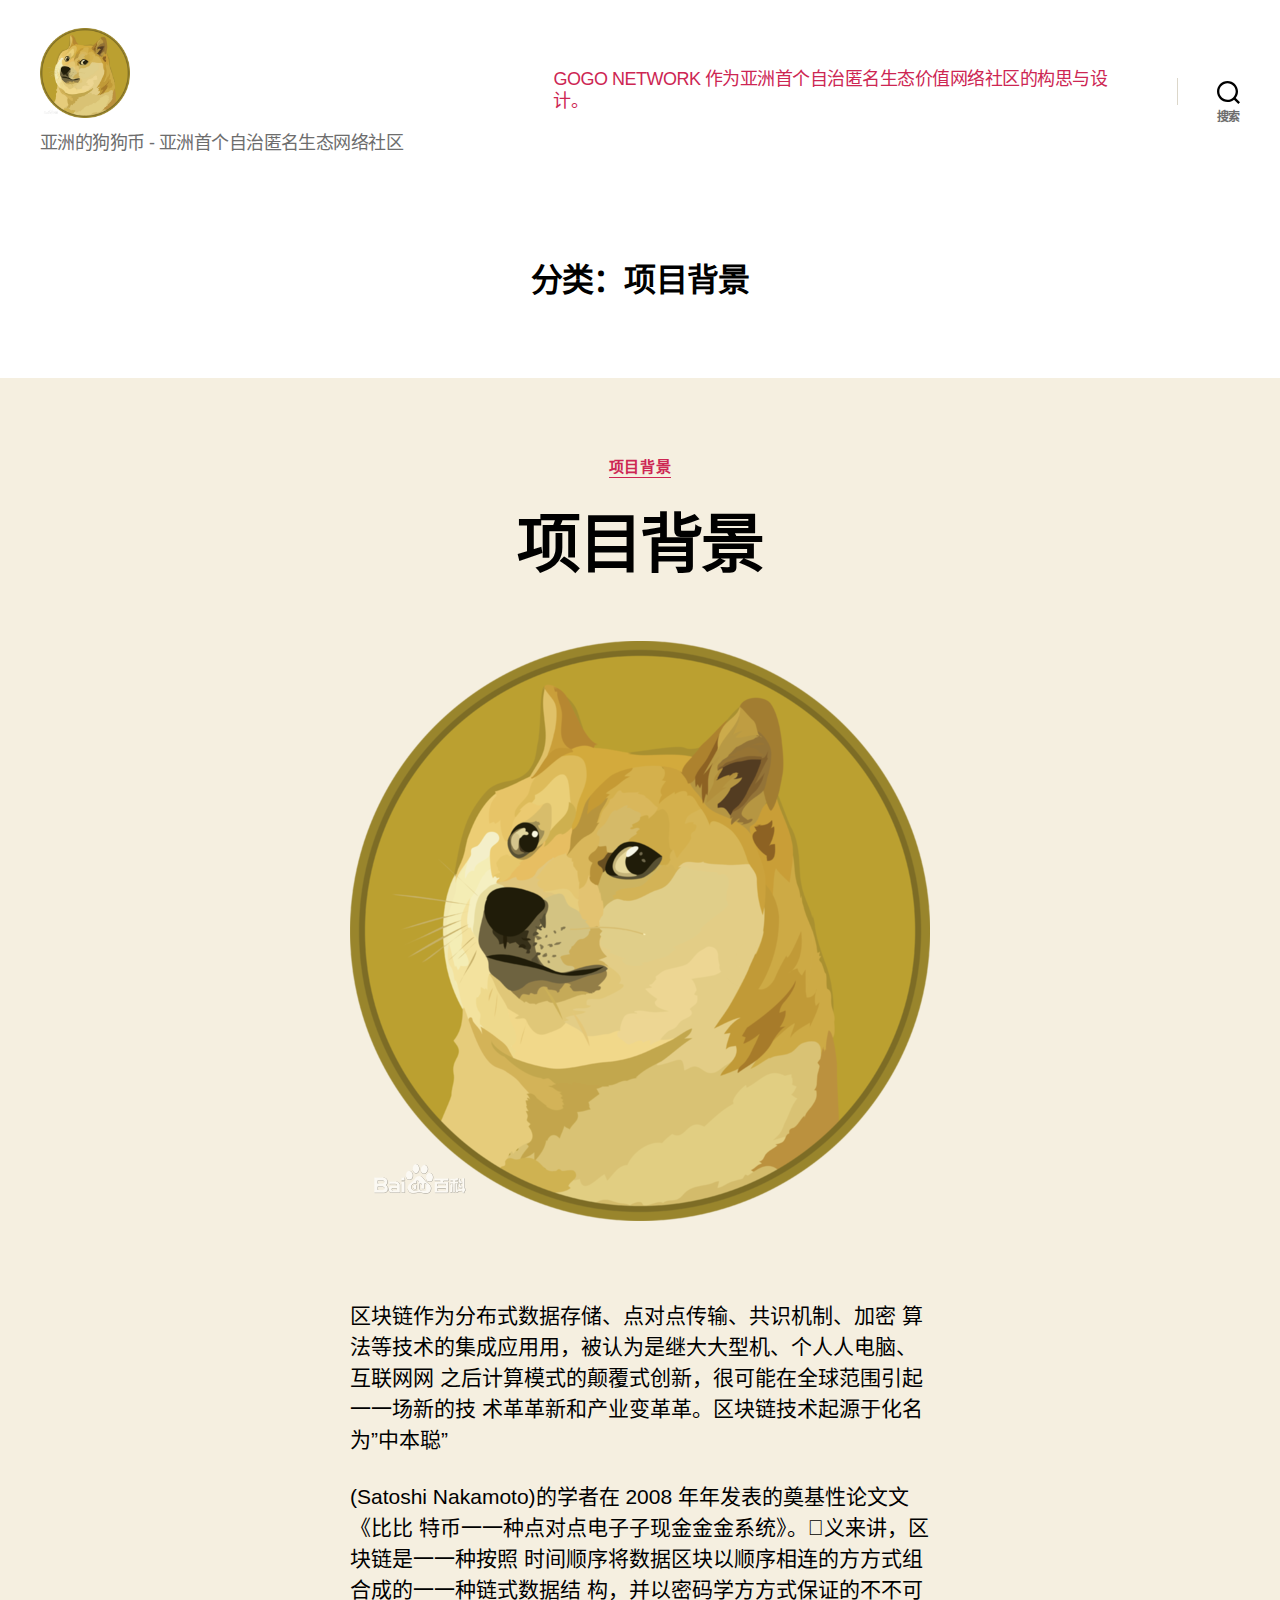
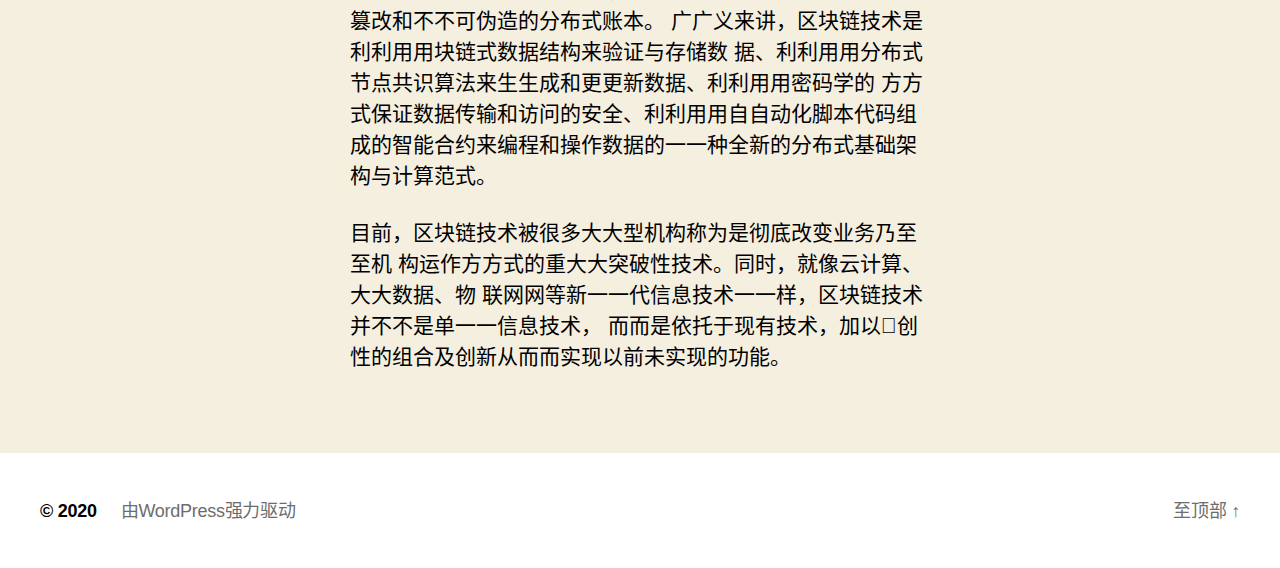
<file: index.php/category/项目背景/index.html>
<!DOCTYPE html>

<html class="no-js" lang="zh-CN">

	<head>

		<meta charset="UTF-8">
		<meta name="viewport" content="width=device-width, initial-scale=1.0" >

		<link rel="profile" href="https://gmpg.org/xfn/11">

		<title>项目背景</title>
<meta name='robots' content='noindex,follow' />
<link rel='dns-prefetch' href='http://s.w.org' />
<link rel="alternate" type="application/rss+xml" title=" &raquo; Feed" href="../../feed/index.rss" />
<link rel="alternate" type="application/rss+xml" title=" &raquo; 评论Feed" href="../../comments/feed/index.rss" />
<link rel="alternate" type="application/rss+xml" title=" &raquo; 项目背景分类目录Feed" href="feed/index.rss" />
		<script type="text/javascript">
			window._wpemojiSettings = {"baseUrl":"https:\/\/s.w.org\/images\/core\/emoji\/12.0.0-1\/72x72\/","ext":".png","svgUrl":"https:\/\/s.w.org\/images\/core\/emoji\/12.0.0-1\/svg\/","svgExt":".svg","source":{"concatemoji":"http:\/\/tkbb.shenqihailuo.com\/wp-includes\/js\/wp-emoji-release.min.js?ver=5.2.1"}};
			!function(a,b,c){function d(a,b){var c=String.fromCharCode;l.clearRect(0,0,k.width,k.height),l.fillText(c.apply(this,a),0,0);var d=k.toDataURL();l.clearRect(0,0,k.width,k.height),l.fillText(c.apply(this,b),0,0);var e=k.toDataURL();return d===e}function e(a){var b;if(!l||!l.fillText)return!1;switch(l.textBaseline="top",l.font="600 32px Arial",a){case"flag":return!(b=d([55356,56826,55356,56819],[55356,56826,8203,55356,56819]))&&(b=d([55356,57332,56128,56423,56128,56418,56128,56421,56128,56430,56128,56423,56128,56447],[55356,57332,8203,56128,56423,8203,56128,56418,8203,56128,56421,8203,56128,56430,8203,56128,56423,8203,56128,56447]),!b);case"emoji":return b=d([55357,56424,55356,57342,8205,55358,56605,8205,55357,56424,55356,57340],[55357,56424,55356,57342,8203,55358,56605,8203,55357,56424,55356,57340]),!b}return!1}function f(a){var c=b.createElement("script");c.src=a,c.defer=c.type="text/javascript",b.getElementsByTagName("head")[0].appendChild(c)}var g,h,i,j,k=b.createElement("canvas"),l=k.getContext&&k.getContext("2d");for(j=Array("flag","emoji"),c.supports={everything:!0,everythingExceptFlag:!0},i=0;i<j.length;i++)c.supports[j[i]]=e(j[i]),c.supports.everything=c.supports.everything&&c.supports[j[i]],"flag"!==j[i]&&(c.supports.everythingExceptFlag=c.supports.everythingExceptFlag&&c.supports[j[i]]);c.supports.everythingExceptFlag=c.supports.everythingExceptFlag&&!c.supports.flag,c.DOMReady=!1,c.readyCallback=function(){c.DOMReady=!0},c.supports.everything||(h=function(){c.readyCallback()},b.addEventListener?(b.addEventListener("DOMContentLoaded",h,!1),a.addEventListener("load",h,!1)):(a.attachEvent("onload",h),b.attachEvent("onreadystatechange",function(){"complete"===b.readyState&&c.readyCallback()})),g=c.source||{},g.concatemoji?f(g.concatemoji):g.wpemoji&&g.twemoji&&(f(g.twemoji),f(g.wpemoji)))}(window,document,window._wpemojiSettings);
		</script>
		<style type="text/css">img.wp-smiley,
img.emoji {
	display: inline !important;
	border: none !important;
	box-shadow: none !important;
	height: 1em !important;
	width: 1em !important;
	margin: 0 .07em !important;
	vertical-align: -0.1em !important;
	background: none !important;
	padding: 0 !important;
}
</style>
	<link rel='stylesheet' id='wp-block-library-css'  href='../../../wp-includes/css/dist/block-library/style.min_ver=5.2.1.css' type='text/css' media='all' />
<link rel='stylesheet' id='twentytwenty-style-css'  href='../../../wp-content/themes/twentytwenty/style_ver=1.1.css' type='text/css' media='all' />
<style id='twentytwenty-style-inline-css' type='text/css'>.color-accent,.color-accent-hover:hover,.color-accent-hover:focus,:root .has-accent-color,.has-drop-cap:not(:focus):first-letter,.wp-block-button.is-style-outline,a { color: #cd2653; }blockquote,.border-color-accent,.border-color-accent-hover:hover,.border-color-accent-hover:focus { border-color: #cd2653; }button:not(.toggle),.button,.faux-button,.wp-block-button__link,.wp-block-file .wp-block-file__button,input[type="button"],input[type="reset"],input[type="submit"],.bg-accent,.bg-accent-hover:hover,.bg-accent-hover:focus,:root .has-accent-background-color,.comment-reply-link { background-color: #cd2653; }.fill-children-accent,.fill-children-accent * { fill: #cd2653; }body,.entry-title a,:root .has-primary-color { color: #000000; }:root .has-primary-background-color { background-color: #000000; }cite,figcaption,.wp-caption-text,.post-meta,.entry-content .wp-block-archives li,.entry-content .wp-block-categories li,.entry-content .wp-block-latest-posts li,.wp-block-latest-comments__comment-date,.wp-block-latest-posts__post-date,.wp-block-embed figcaption,.wp-block-image figcaption,.wp-block-pullquote cite,.comment-metadata,.comment-respond .comment-notes,.comment-respond .logged-in-as,.pagination .dots,.entry-content hr:not(.has-background),hr.styled-separator,:root .has-secondary-color { color: #6d6d6d; }:root .has-secondary-background-color { background-color: #6d6d6d; }pre,fieldset,input,textarea,table,table *,hr { border-color: #dcd7ca; }caption,code,code,kbd,samp,.wp-block-table.is-style-stripes tbody tr:nth-child(odd),:root .has-subtle-background-background-color { background-color: #dcd7ca; }.wp-block-table.is-style-stripes { border-bottom-color: #dcd7ca; }.wp-block-latest-posts.is-grid li { border-top-color: #dcd7ca; }:root .has-subtle-background-color { color: #dcd7ca; }body:not(.overlay-header) .primary-menu > li > a,body:not(.overlay-header) .primary-menu > li > .icon,.modal-menu a,.footer-menu a, .footer-widgets a,#site-footer .wp-block-button.is-style-outline,.wp-block-pullquote:before,.singular:not(.overlay-header) .entry-header a,.archive-header a,.header-footer-group .color-accent,.header-footer-group .color-accent-hover:hover { color: #cd2653; }.social-icons a,#site-footer button:not(.toggle),#site-footer .button,#site-footer .faux-button,#site-footer .wp-block-button__link,#site-footer .wp-block-file__button,#site-footer input[type="button"],#site-footer input[type="reset"],#site-footer input[type="submit"] { background-color: #cd2653; }.header-footer-group,body:not(.overlay-header) #site-header .toggle,.menu-modal .toggle { color: #000000; }body:not(.overlay-header) .primary-menu ul { background-color: #000000; }body:not(.overlay-header) .primary-menu > li > ul:after { border-bottom-color: #000000; }body:not(.overlay-header) .primary-menu ul ul:after { border-left-color: #000000; }.site-description,body:not(.overlay-header) .toggle-inner .toggle-text,.widget .post-date,.widget .rss-date,.widget_archive li,.widget_categories li,.widget cite,.widget_pages li,.widget_meta li,.widget_nav_menu li,.powered-by-wordpress,.to-the-top,.singular .entry-header .post-meta,.singular:not(.overlay-header) .entry-header .post-meta a { color: #6d6d6d; }.header-footer-group pre,.header-footer-group fieldset,.header-footer-group input,.header-footer-group textarea,.header-footer-group table,.header-footer-group table *,.footer-nav-widgets-wrapper,#site-footer,.menu-modal nav *,.footer-widgets-outer-wrapper,.footer-top { border-color: #dcd7ca; }.header-footer-group table caption,body:not(.overlay-header) .header-inner .toggle-wrapper::before { background-color: #dcd7ca; }
body,input,textarea,button,.button,.faux-button,.wp-block-button__link,.wp-block-file__button,.has-drop-cap:not(:focus)::first-letter,.has-drop-cap:not(:focus)::first-letter,.entry-content .wp-block-archives,.entry-content .wp-block-categories,.entry-content .wp-block-cover-image,.entry-content .wp-block-latest-comments,.entry-content .wp-block-latest-posts,.entry-content .wp-block-pullquote,.entry-content .wp-block-quote.is-large,.entry-content .wp-block-quote.is-style-large,.entry-content .wp-block-archives *,.entry-content .wp-block-categories *,.entry-content .wp-block-latest-posts *,.entry-content .wp-block-latest-comments *,.entry-content p,.entry-content ol,.entry-content ul,.entry-content dl,.entry-content dt,.entry-content cite,.entry-content figcaption,.entry-content .wp-caption-text,.comment-content p,.comment-content ol,.comment-content ul,.comment-content dl,.comment-content dt,.comment-content cite,.comment-content figcaption,.comment-content .wp-caption-text,.widget_text p,.widget_text ol,.widget_text ul,.widget_text dl,.widget_text dt,.widget-content .rssSummary,.widget-content cite,.widget-content figcaption,.widget-content .wp-caption-text { font-family: 'PingFang SC','Helvetica Neue','Microsoft YaHei New','STHeiti Light',sans-serif; }
</style>
<link rel='stylesheet' id='twentytwenty-print-style-css'  href='../../../wp-content/themes/twentytwenty/print_ver=1.1.css' type='text/css' media='print' />
<script type='text/javascript' src='../../../wp-content/themes/twentytwenty/assets/js/index_ver=1.1.js' async></script>
<link rel='https://api.w.org/' href='../../wp-json/index.json' />
<link rel="EditURI" type="application/rsd+xml" title="RSD" href="../../../xmlrpc.php_rsd.xml" />
<link rel="wlwmanifest" type="application/wlwmanifest+xml" href="../../../wp-includes/wlwmanifest.xml" /> 
<meta name="generator" content="WordPress 5.2.1" />
	<script>document.documentElement.className = document.documentElement.className.replace( 'no-js', 'js' );</script>
	<link rel="icon" href="../../../wp-content/uploads/2020/01/cropped-10dfa9ec8a13632717785b9a9b8fa0ec09fac786-1-32x32.png" sizes="32x32" />
<link rel="icon" href="../../../wp-content/uploads/2020/01/cropped-10dfa9ec8a13632717785b9a9b8fa0ec09fac786-1-192x192.png" sizes="192x192" />
<link rel="apple-touch-icon-precomposed" href="../../../wp-content/uploads/2020/01/cropped-10dfa9ec8a13632717785b9a9b8fa0ec09fac786-1-180x180.png" />
<meta name="msapplication-TileImage" content="http://tkbb.shenqihailuo.com/wp-content/uploads/2020/01/cropped-10dfa9ec8a13632717785b9a9b8fa0ec09fac786-1-270x270.png" />

	</head>

	<body class="archive category category-3 wp-custom-logo enable-search-modal has-no-pagination showing-comments show-avatars footer-top-hidden">

		<a class="skip-link screen-reader-text" href="#site-content">跳至内容</a>
		<header id="site-header" class="header-footer-group" role="banner">

			<div class="header-inner section-inner">

				<div class="header-titles-wrapper">

					
						<button class="toggle search-toggle mobile-search-toggle" data-toggle-target=".search-modal" data-toggle-body-class="showing-search-modal" data-set-focus=".search-modal .search-field" aria-expanded="false">
							<span class="toggle-inner">
								<span class="toggle-icon">
									<svg class="svg-icon" aria-hidden="true" role="img" focusable="false" xmlns="http://www.w3.org/2000/svg" width="23" height="23" viewBox="0 0 23 23"><path d="M38.710696,48.0601792 L43,52.3494831 L41.3494831,54 L37.0601792,49.710696 C35.2632422,51.1481185 32.9839107,52.0076499 30.5038249,52.0076499 C24.7027226,52.0076499 20,47.3049272 20,41.5038249 C20,35.7027226 24.7027226,31 30.5038249,31 C36.3049272,31 41.0076499,35.7027226 41.0076499,41.5038249 C41.0076499,43.9839107 40.1481185,46.2632422 38.710696,48.0601792 Z M36.3875844,47.1716785 C37.8030221,45.7026647 38.6734666,43.7048964 38.6734666,41.5038249 C38.6734666,36.9918565 35.0157934,33.3341833 30.5038249,33.3341833 C25.9918565,33.3341833 22.3341833,36.9918565 22.3341833,41.5038249 C22.3341833,46.0157934 25.9918565,49.6734666 30.5038249,49.6734666 C32.7048964,49.6734666 34.7026647,48.8030221 36.1716785,47.3875844 C36.2023931,47.347638 36.2360451,47.3092237 36.2726343,47.2726343 C36.3092237,47.2360451 36.347638,47.2023931 36.3875844,47.1716785 Z" transform="translate(-20 -31)" /></svg>								</span>
								<span class="toggle-text">搜索</span>
							</span>
						</button><!-- .search-toggle -->

					
					<div class="header-titles">

						<div class="site-logo faux-heading"><a href="../../../index.html" class="custom-logo-link" rel="home"><img width="580" height="580" src="../../../wp-content/uploads/2020/01/10dfa9ec8a13632717785b9a9b8fa0ec09fac786.png" class="custom-logo" alt="" srcset="../../../wp-content/uploads/2020/01/10dfa9ec8a13632717785b9a9b8fa0ec09fac786.png 580w, ../../../wp-content/uploads/2020/01/10dfa9ec8a13632717785b9a9b8fa0ec09fac786-150x150.png 150w, ../../../wp-content/uploads/2020/01/10dfa9ec8a13632717785b9a9b8fa0ec09fac786-300x300.png 300w" sizes="(max-width: 580px) 100vw, 580px" /></a><span class="screen-reader-text"></span></div><div class="site-description">亚洲的狗狗币 - 亚洲首个自治匿名生态网络社区</div><!-- .site-description -->
					</div><!-- .header-titles -->

					<button class="toggle nav-toggle mobile-nav-toggle" data-toggle-target=".menu-modal"  data-toggle-body-class="showing-menu-modal" aria-expanded="false" data-set-focus=".close-nav-toggle">
						<span class="toggle-inner">
							<span class="toggle-icon">
								<svg class="svg-icon" aria-hidden="true" role="img" focusable="false" xmlns="http://www.w3.org/2000/svg" width="26" height="7" viewBox="0 0 26 7"><path fill-rule="evenodd" d="M332.5,45 C330.567003,45 329,43.4329966 329,41.5 C329,39.5670034 330.567003,38 332.5,38 C334.432997,38 336,39.5670034 336,41.5 C336,43.4329966 334.432997,45 332.5,45 Z M342,45 C340.067003,45 338.5,43.4329966 338.5,41.5 C338.5,39.5670034 340.067003,38 342,38 C343.932997,38 345.5,39.5670034 345.5,41.5 C345.5,43.4329966 343.932997,45 342,45 Z M351.5,45 C349.567003,45 348,43.4329966 348,41.5 C348,39.5670034 349.567003,38 351.5,38 C353.432997,38 355,39.5670034 355,41.5 C355,43.4329966 353.432997,45 351.5,45 Z" transform="translate(-329 -38)" /></svg>							</span>
							<span class="toggle-text">菜单</span>
						</span>
					</button><!-- .nav-toggle -->

				</div><!-- .header-titles-wrapper -->

				<div class="header-navigation-wrapper">

					
							<nav class="primary-menu-wrapper" aria-label="水平" role="navigation">

								<ul class="primary-menu reset-list-style">

								<li class="page_item page-item-30"><a href="../../gogo-network-%E4%BD%9C%E4%B8%BA%E4%BA%9A%E6%B4%B2%E9%A6%96%E4%B8%AA%E8%87%AA-%E6%B2%BB%E5%8C%BF%E5%90%8D%E7%94%9F%E6%80%81%E4%BB%B7%E5%80%BC%E7%BD%91%E7%BB%9C%E7%A4%BE%E5%8C%BA%E7%9A%84%E6%9E%84/index.html">GOGO NETWORK 作为亚洲首个自治匿名生态价值网络社区的构思与设计。</a></li>

								</ul>

							</nav><!-- .primary-menu-wrapper -->

						
						<div class="header-toggles hide-no-js">

						
							<div class="toggle-wrapper search-toggle-wrapper">

								<button class="toggle search-toggle desktop-search-toggle" data-toggle-target=".search-modal" data-toggle-body-class="showing-search-modal" data-set-focus=".search-modal .search-field" aria-expanded="false">
									<span class="toggle-inner">
										<svg class="svg-icon" aria-hidden="true" role="img" focusable="false" xmlns="http://www.w3.org/2000/svg" width="23" height="23" viewBox="0 0 23 23"><path d="M38.710696,48.0601792 L43,52.3494831 L41.3494831,54 L37.0601792,49.710696 C35.2632422,51.1481185 32.9839107,52.0076499 30.5038249,52.0076499 C24.7027226,52.0076499 20,47.3049272 20,41.5038249 C20,35.7027226 24.7027226,31 30.5038249,31 C36.3049272,31 41.0076499,35.7027226 41.0076499,41.5038249 C41.0076499,43.9839107 40.1481185,46.2632422 38.710696,48.0601792 Z M36.3875844,47.1716785 C37.8030221,45.7026647 38.6734666,43.7048964 38.6734666,41.5038249 C38.6734666,36.9918565 35.0157934,33.3341833 30.5038249,33.3341833 C25.9918565,33.3341833 22.3341833,36.9918565 22.3341833,41.5038249 C22.3341833,46.0157934 25.9918565,49.6734666 30.5038249,49.6734666 C32.7048964,49.6734666 34.7026647,48.8030221 36.1716785,47.3875844 C36.2023931,47.347638 36.2360451,47.3092237 36.2726343,47.2726343 C36.3092237,47.2360451 36.347638,47.2023931 36.3875844,47.1716785 Z" transform="translate(-20 -31)" /></svg>										<span class="toggle-text">搜索</span>
									</span>
								</button><!-- .search-toggle -->

							</div>

							
						</div><!-- .header-toggles -->
						
				</div><!-- .header-navigation-wrapper -->

			</div><!-- .header-inner -->

			<div class="search-modal cover-modal header-footer-group" data-modal-target-string=".search-modal">

	<div class="search-modal-inner modal-inner">

		<div class="section-inner">

			<form role="search" aria-label="搜索：" method="get" class="search-form" action="../../../index.html">
	<label for="search-form-1">
		<span class="screen-reader-text">搜索：</span>
		<input type="search" id="search-form-1" class="search-field" placeholder="搜索…" value="" name="s" />
	</label>
	<input type="submit" class="search-submit" value="搜索" />
</form>

			<button class="toggle search-untoggle close-search-toggle fill-children-current-color" data-toggle-target=".search-modal" data-toggle-body-class="showing-search-modal" data-set-focus=".search-modal .search-field" aria-expanded="false">
				<span class="screen-reader-text">关闭搜索</span>
				<svg class="svg-icon" aria-hidden="true" role="img" focusable="false" xmlns="http://www.w3.org/2000/svg" width="16" height="16" viewBox="0 0 16 16"><polygon fill="" fill-rule="evenodd" points="6.852 7.649 .399 1.195 1.445 .149 7.899 6.602 14.352 .149 15.399 1.195 8.945 7.649 15.399 14.102 14.352 15.149 7.899 8.695 1.445 15.149 .399 14.102" /></svg>			</button><!-- .search-toggle -->

		</div><!-- .section-inner -->

	</div><!-- .search-modal-inner -->

</div><!-- .menu-modal -->

		</header><!-- #site-header -->

		
<div class="menu-modal cover-modal header-footer-group" data-modal-target-string=".menu-modal">

	<div class="menu-modal-inner modal-inner">

		<div class="menu-wrapper section-inner">

			<div class="menu-top">

				<button class="toggle close-nav-toggle fill-children-current-color" data-toggle-target=".menu-modal" data-toggle-body-class="showing-menu-modal" aria-expanded="false" data-set-focus=".menu-modal">
					<span class="toggle-text">关闭菜单</span>
					<svg class="svg-icon" aria-hidden="true" role="img" focusable="false" xmlns="http://www.w3.org/2000/svg" width="16" height="16" viewBox="0 0 16 16"><polygon fill="" fill-rule="evenodd" points="6.852 7.649 .399 1.195 1.445 .149 7.899 6.602 14.352 .149 15.399 1.195 8.945 7.649 15.399 14.102 14.352 15.149 7.899 8.695 1.445 15.149 .399 14.102" /></svg>				</button><!-- .nav-toggle -->

				
					<nav class="mobile-menu" aria-label="移动" role="navigation">

						<ul class="modal-menu reset-list-style">

						<li class="page_item page-item-30"><div class="ancestor-wrapper"><a href="../../gogo-network-%E4%BD%9C%E4%B8%BA%E4%BA%9A%E6%B4%B2%E9%A6%96%E4%B8%AA%E8%87%AA-%E6%B2%BB%E5%8C%BF%E5%90%8D%E7%94%9F%E6%80%81%E4%BB%B7%E5%80%BC%E7%BD%91%E7%BB%9C%E7%A4%BE%E5%8C%BA%E7%9A%84%E6%9E%84/index.html">GOGO NETWORK 作为亚洲首个自治匿名生态价值网络社区的构思与设计。</a></div><!-- .ancestor-wrapper --></li>

						</ul>

					</nav>

					
			</div><!-- .menu-top -->

			<div class="menu-bottom">

				
			</div><!-- .menu-bottom -->

		</div><!-- .menu-wrapper -->

	</div><!-- .menu-modal-inner -->

</div><!-- .menu-modal -->

<main id="site-content" role="main">

	
		<header class="archive-header has-text-align-center header-footer-group">

			<div class="archive-header-inner section-inner medium">

									<h1 class="archive-title">分类：项目背景</h1>
				
				
			</div><!-- .archive-header-inner -->

		</header><!-- .archive-header -->

		
<article class="post-37 post type-post status-publish format-standard has-post-thumbnail hentry category-3" id="post-37">

	
<header class="entry-header has-text-align-center">

	<div class="entry-header-inner section-inner medium">

		
			<div class="entry-categories">
				<span class="screen-reader-text">分类</span>
				<div class="entry-categories-inner">
					<a href="index.html" rel="category tag">项目背景</a>				</div><!-- .entry-categories-inner -->
			</div><!-- .entry-categories -->

			<h2 class="entry-title heading-size-1"><a href="../../2020/01/18/%E9%A1%B9%E7%9B%AE%E8%83%8C%E6%99%AF/index.html">项目背景</a></h2>
		<div class="post-meta-wrapper post-meta-single post-meta-single-top">

			<ul class="post-meta">

									<li class="post-author meta-wrapper">
						<span class="meta-icon">
							<span class="screen-reader-text">文章作者</span>
							<svg class="svg-icon" aria-hidden="true" role="img" focusable="false" xmlns="http://www.w3.org/2000/svg" width="18" height="20" viewBox="0 0 18 20"><path fill="" d="M18,19 C18,19.5522847 17.5522847,20 17,20 C16.4477153,20 16,19.5522847 16,19 L16,17 C16,15.3431458 14.6568542,14 13,14 L5,14 C3.34314575,14 2,15.3431458 2,17 L2,19 C2,19.5522847 1.55228475,20 1,20 C0.44771525,20 0,19.5522847 0,19 L0,17 C0,14.2385763 2.23857625,12 5,12 L13,12 C15.7614237,12 18,14.2385763 18,17 L18,19 Z M9,10 C6.23857625,10 4,7.76142375 4,5 C4,2.23857625 6.23857625,0 9,0 C11.7614237,0 14,2.23857625 14,5 C14,7.76142375 11.7614237,10 9,10 Z M9,8 C10.6568542,8 12,6.65685425 12,5 C12,3.34314575 10.6568542,2 9,2 C7.34314575,2 6,3.34314575 6,5 C6,6.65685425 7.34314575,8 9,8 Z" /></svg>						</span>
						<span class="meta-text">
							由<a href="../../author/admin/index.html">gogo币</a>						</span>
					</li>
										<li class="post-date meta-wrapper">
						<span class="meta-icon">
							<span class="screen-reader-text">发布日期</span>
							<svg class="svg-icon" aria-hidden="true" role="img" focusable="false" xmlns="http://www.w3.org/2000/svg" width="18" height="19" viewBox="0 0 18 19"><path fill="" d="M4.60069444,4.09375 L3.25,4.09375 C2.47334957,4.09375 1.84375,4.72334957 1.84375,5.5 L1.84375,7.26736111 L16.15625,7.26736111 L16.15625,5.5 C16.15625,4.72334957 15.5266504,4.09375 14.75,4.09375 L13.3993056,4.09375 L13.3993056,4.55555556 C13.3993056,5.02154581 13.0215458,5.39930556 12.5555556,5.39930556 C12.0895653,5.39930556 11.7118056,5.02154581 11.7118056,4.55555556 L11.7118056,4.09375 L6.28819444,4.09375 L6.28819444,4.55555556 C6.28819444,5.02154581 5.9104347,5.39930556 5.44444444,5.39930556 C4.97845419,5.39930556 4.60069444,5.02154581 4.60069444,4.55555556 L4.60069444,4.09375 Z M6.28819444,2.40625 L11.7118056,2.40625 L11.7118056,1 C11.7118056,0.534009742 12.0895653,0.15625 12.5555556,0.15625 C13.0215458,0.15625 13.3993056,0.534009742 13.3993056,1 L13.3993056,2.40625 L14.75,2.40625 C16.4586309,2.40625 17.84375,3.79136906 17.84375,5.5 L17.84375,15.875 C17.84375,17.5836309 16.4586309,18.96875 14.75,18.96875 L3.25,18.96875 C1.54136906,18.96875 0.15625,17.5836309 0.15625,15.875 L0.15625,5.5 C0.15625,3.79136906 1.54136906,2.40625 3.25,2.40625 L4.60069444,2.40625 L4.60069444,1 C4.60069444,0.534009742 4.97845419,0.15625 5.44444444,0.15625 C5.9104347,0.15625 6.28819444,0.534009742 6.28819444,1 L6.28819444,2.40625 Z M1.84375,8.95486111 L1.84375,15.875 C1.84375,16.6516504 2.47334957,17.28125 3.25,17.28125 L14.75,17.28125 C15.5266504,17.28125 16.15625,16.6516504 16.15625,15.875 L16.15625,8.95486111 L1.84375,8.95486111 Z" /></svg>						</span>
						<span class="meta-text">
							<a href="../../2020/01/18/%E9%A1%B9%E7%9B%AE%E8%83%8C%E6%99%AF/index.html">2020年1月18日</a>
						</span>
					</li>
					
			</ul><!-- .post-meta -->

		</div><!-- .post-meta-wrapper -->

		
	</div><!-- .entry-header-inner -->

</header><!-- .entry-header -->

	<figure class="featured-media">

		<div class="featured-media-inner section-inner medium">

			<img width="580" height="580" src="../../../wp-content/uploads/2020/01/10dfa9ec8a13632717785b9a9b8fa0ec09fac786.png" class="attachment-post-thumbnail size-post-thumbnail wp-post-image" alt="" srcset="../../../wp-content/uploads/2020/01/10dfa9ec8a13632717785b9a9b8fa0ec09fac786.png 580w, ../../../wp-content/uploads/2020/01/10dfa9ec8a13632717785b9a9b8fa0ec09fac786-150x150.png 150w, ../../../wp-content/uploads/2020/01/10dfa9ec8a13632717785b9a9b8fa0ec09fac786-300x300.png 300w" sizes="(max-width: 580px) 100vw, 580px" />
		</div><!-- .featured-media-inner -->

	</figure><!-- .featured-media -->

	
	<div class="post-inner thin ">

		<div class="entry-content">

			
<p>    区块链作为分布式数据存储、点对点传输、共识机制、加密 算法等技术的集成应⽤用，被认为是继⼤大型机、个⼈人电脑、互联⽹网 之后计算模式的颠覆式创新，很可能在全球范围引起⼀一场新的技 术⾰革新和产业变⾰革。区块链技术起源于化名为&#8221;中本聪&#8221; </p>



<p>   (Satoshi Nakamoto)的学者在 2008 年年发表的奠基性论⽂文《⽐比 特币⼀一种点对点电⼦子现⾦金金系统》。􏰀义来讲，区块链是⼀一种按照 时间顺序将数据区块以顺序相连的⽅方式组合成的⼀一种链式数据结 构，并以密码学⽅方式保证的不不可篡改和不不可伪造的分布式账本。 ⼴广义来讲，区块链技术是利利⽤用块链式数据结构来验证与存储数 据、利利⽤用分布式节点共识算法来⽣生成和更更新数据、利利⽤用密码学的 ⽅方式保证数据传输和访问的安全、利利⽤用⾃自动化脚本代码组成的智能合约来编程和操作数据的⼀一种全新的分布式基础架构与计算范式。 </p>



<p>    目前，区块链技术被很多⼤大型机构称为是彻底改变业务乃⾄至机 构运作⽅方式的重⼤大突破性技术。同时，就像云计算、⼤大数据、物 联⽹网等新⼀一代信息技术⼀一样，区块链技术并不不是单⼀一信息技术， ⽽而是依托于现有技术，加以􏰁创性的组合及创新从⽽而实现以前未实现的功能。 </p>

		</div><!-- .entry-content -->

	</div><!-- .post-inner -->

	<div class="section-inner">
		
	</div><!-- .section-inner -->

	
</article><!-- .post -->

	
</main><!-- #site-content -->


			<footer id="site-footer" role="contentinfo" class="header-footer-group">

				<div class="section-inner">

					<div class="footer-credits">

						<p class="footer-copyright">&copy;
							2020							<a href="../../../index.html"></a>
						</p><!-- .footer-copyright -->

						<p class="powered-by-wordpress">
							<a href="https://cn.wordpress.org/">
								由WordPress强力驱动							</a>
						</p><!-- .powered-by-wordpress -->

					</div><!-- .footer-credits -->

					<a class="to-the-top" href="#site-header">
						<span class="to-the-top-long">
							至顶部 <span class="arrow" aria-hidden="true">&uarr;</span>						</span><!-- .to-the-top-long -->
						<span class="to-the-top-short">
							向上 <span class="arrow" aria-hidden="true">&uarr;</span>						</span><!-- .to-the-top-short -->
					</a><!-- .to-the-top -->

				</div><!-- .section-inner -->

			</footer><!-- #site-footer -->

		<script type='text/javascript' src='../../../wp-includes/js/wp-embed.min_ver=5.2.1.js'></script>
	<script>
	/(trident|msie)/i.test(navigator.userAgent)&&document.getElementById&&window.addEventListener&&window.addEventListener("hashchange",function(){var t,e=location.hash.substring(1);/^[A-z0-9_-]+$/.test(e)&&(t=document.getElementById(e))&&(/^(?:a|select|input|button|textarea)$/i.test(t.tagName)||(t.tabIndex=-1),t.focus())},!1);
	</script>
	
	</body>
</html>
</file>
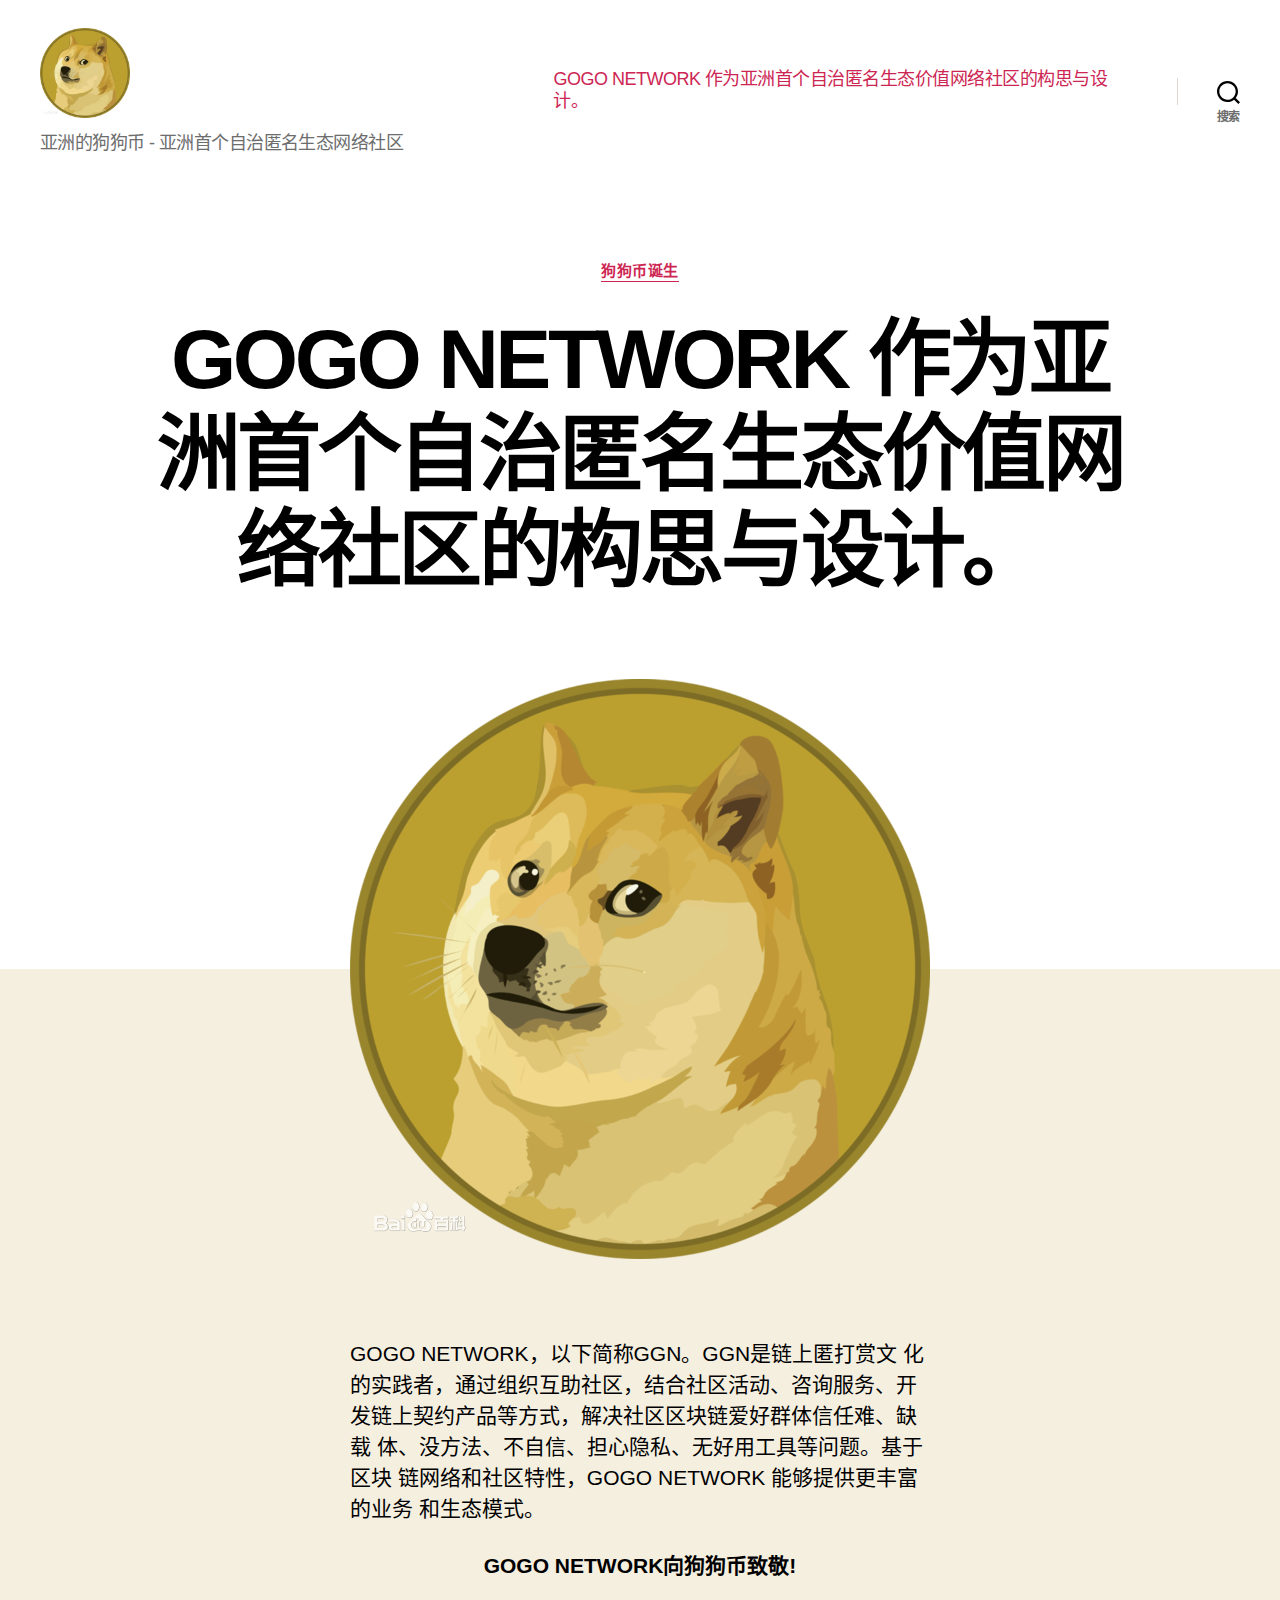
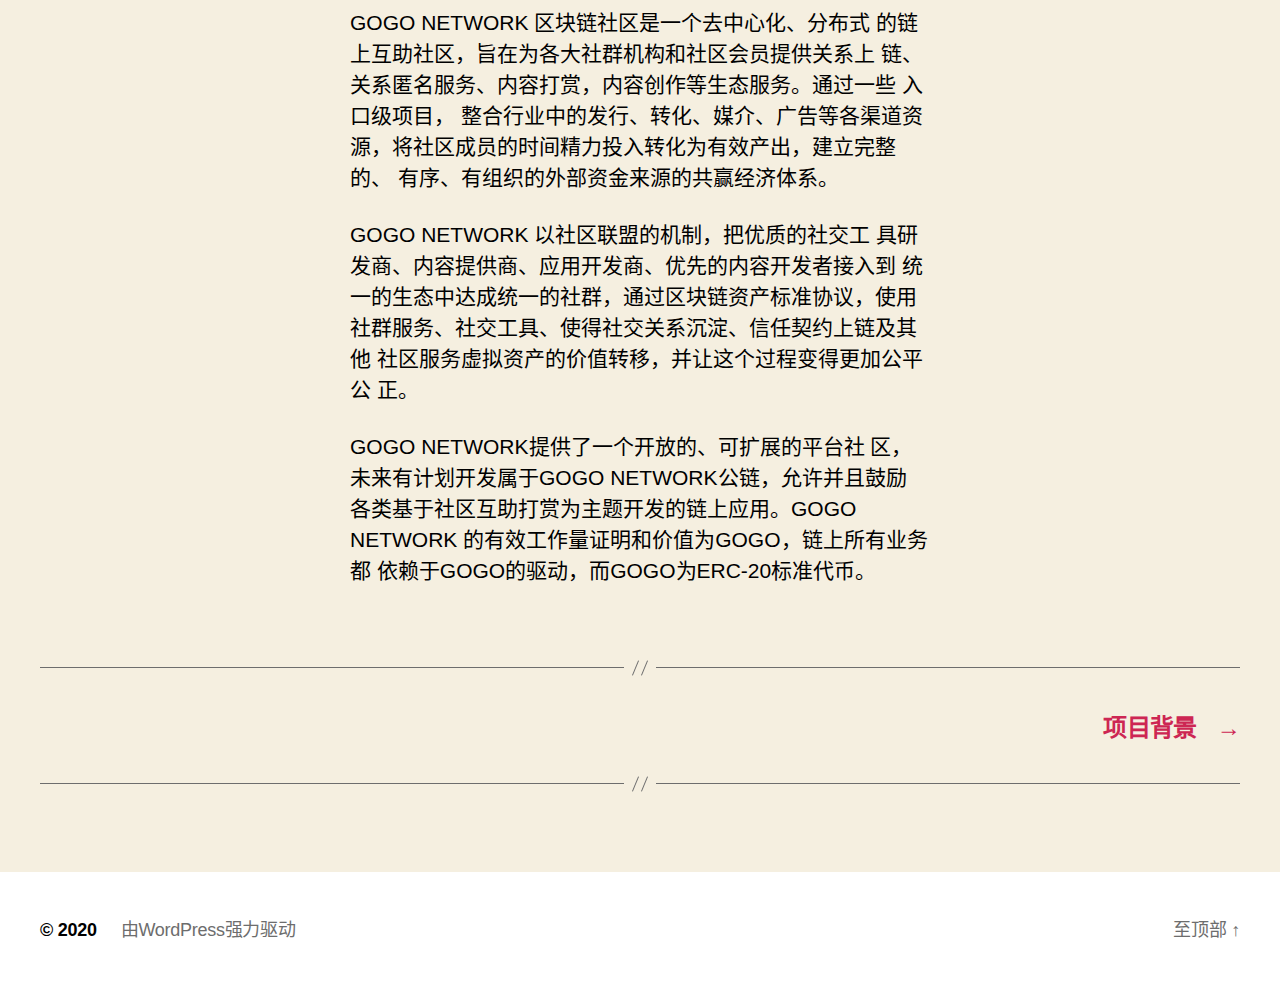
<file: index.php/2020/01/18/hello-world/index.html>
<!DOCTYPE html>

<html class="no-js" lang="zh-CN">

	<head>

		<meta charset="UTF-8">
		<meta name="viewport" content="width=device-width, initial-scale=1.0" >

		<link rel="profile" href="https://gmpg.org/xfn/11">

		<title>GOGO NETWORK 作为亚洲首个自治匿名生态价值网络社区的构思与设计。</title>
<meta name='robots' content='noindex,follow' />
<link rel='dns-prefetch' href='http://s.w.org' />
<link rel="alternate" type="application/rss+xml" title=" &raquo; Feed" href="../../../../feed/index.rss" />
<link rel="alternate" type="application/rss+xml" title=" &raquo; 评论Feed" href="../../../../comments/feed/index.rss" />
		<script type="text/javascript">
			window._wpemojiSettings = {"baseUrl":"https:\/\/s.w.org\/images\/core\/emoji\/12.0.0-1\/72x72\/","ext":".png","svgUrl":"https:\/\/s.w.org\/images\/core\/emoji\/12.0.0-1\/svg\/","svgExt":".svg","source":{"concatemoji":"http:\/\/tkbb.shenqihailuo.com\/wp-includes\/js\/wp-emoji-release.min.js?ver=5.2.1"}};
			!function(a,b,c){function d(a,b){var c=String.fromCharCode;l.clearRect(0,0,k.width,k.height),l.fillText(c.apply(this,a),0,0);var d=k.toDataURL();l.clearRect(0,0,k.width,k.height),l.fillText(c.apply(this,b),0,0);var e=k.toDataURL();return d===e}function e(a){var b;if(!l||!l.fillText)return!1;switch(l.textBaseline="top",l.font="600 32px Arial",a){case"flag":return!(b=d([55356,56826,55356,56819],[55356,56826,8203,55356,56819]))&&(b=d([55356,57332,56128,56423,56128,56418,56128,56421,56128,56430,56128,56423,56128,56447],[55356,57332,8203,56128,56423,8203,56128,56418,8203,56128,56421,8203,56128,56430,8203,56128,56423,8203,56128,56447]),!b);case"emoji":return b=d([55357,56424,55356,57342,8205,55358,56605,8205,55357,56424,55356,57340],[55357,56424,55356,57342,8203,55358,56605,8203,55357,56424,55356,57340]),!b}return!1}function f(a){var c=b.createElement("script");c.src=a,c.defer=c.type="text/javascript",b.getElementsByTagName("head")[0].appendChild(c)}var g,h,i,j,k=b.createElement("canvas"),l=k.getContext&&k.getContext("2d");for(j=Array("flag","emoji"),c.supports={everything:!0,everythingExceptFlag:!0},i=0;i<j.length;i++)c.supports[j[i]]=e(j[i]),c.supports.everything=c.supports.everything&&c.supports[j[i]],"flag"!==j[i]&&(c.supports.everythingExceptFlag=c.supports.everythingExceptFlag&&c.supports[j[i]]);c.supports.everythingExceptFlag=c.supports.everythingExceptFlag&&!c.supports.flag,c.DOMReady=!1,c.readyCallback=function(){c.DOMReady=!0},c.supports.everything||(h=function(){c.readyCallback()},b.addEventListener?(b.addEventListener("DOMContentLoaded",h,!1),a.addEventListener("load",h,!1)):(a.attachEvent("onload",h),b.attachEvent("onreadystatechange",function(){"complete"===b.readyState&&c.readyCallback()})),g=c.source||{},g.concatemoji?f(g.concatemoji):g.wpemoji&&g.twemoji&&(f(g.twemoji),f(g.wpemoji)))}(window,document,window._wpemojiSettings);
		</script>
		<style type="text/css">img.wp-smiley,
img.emoji {
	display: inline !important;
	border: none !important;
	box-shadow: none !important;
	height: 1em !important;
	width: 1em !important;
	margin: 0 .07em !important;
	vertical-align: -0.1em !important;
	background: none !important;
	padding: 0 !important;
}
</style>
	<link rel='stylesheet' id='wp-block-library-css'  href='../../../../../wp-includes/css/dist/block-library/style.min_ver=5.2.1.css' type='text/css' media='all' />
<link rel='stylesheet' id='twentytwenty-style-css'  href='../../../../../wp-content/themes/twentytwenty/style_ver=1.1.css' type='text/css' media='all' />
<style id='twentytwenty-style-inline-css' type='text/css'>.color-accent,.color-accent-hover:hover,.color-accent-hover:focus,:root .has-accent-color,.has-drop-cap:not(:focus):first-letter,.wp-block-button.is-style-outline,a { color: #cd2653; }blockquote,.border-color-accent,.border-color-accent-hover:hover,.border-color-accent-hover:focus { border-color: #cd2653; }button:not(.toggle),.button,.faux-button,.wp-block-button__link,.wp-block-file .wp-block-file__button,input[type="button"],input[type="reset"],input[type="submit"],.bg-accent,.bg-accent-hover:hover,.bg-accent-hover:focus,:root .has-accent-background-color,.comment-reply-link { background-color: #cd2653; }.fill-children-accent,.fill-children-accent * { fill: #cd2653; }body,.entry-title a,:root .has-primary-color { color: #000000; }:root .has-primary-background-color { background-color: #000000; }cite,figcaption,.wp-caption-text,.post-meta,.entry-content .wp-block-archives li,.entry-content .wp-block-categories li,.entry-content .wp-block-latest-posts li,.wp-block-latest-comments__comment-date,.wp-block-latest-posts__post-date,.wp-block-embed figcaption,.wp-block-image figcaption,.wp-block-pullquote cite,.comment-metadata,.comment-respond .comment-notes,.comment-respond .logged-in-as,.pagination .dots,.entry-content hr:not(.has-background),hr.styled-separator,:root .has-secondary-color { color: #6d6d6d; }:root .has-secondary-background-color { background-color: #6d6d6d; }pre,fieldset,input,textarea,table,table *,hr { border-color: #dcd7ca; }caption,code,code,kbd,samp,.wp-block-table.is-style-stripes tbody tr:nth-child(odd),:root .has-subtle-background-background-color { background-color: #dcd7ca; }.wp-block-table.is-style-stripes { border-bottom-color: #dcd7ca; }.wp-block-latest-posts.is-grid li { border-top-color: #dcd7ca; }:root .has-subtle-background-color { color: #dcd7ca; }body:not(.overlay-header) .primary-menu > li > a,body:not(.overlay-header) .primary-menu > li > .icon,.modal-menu a,.footer-menu a, .footer-widgets a,#site-footer .wp-block-button.is-style-outline,.wp-block-pullquote:before,.singular:not(.overlay-header) .entry-header a,.archive-header a,.header-footer-group .color-accent,.header-footer-group .color-accent-hover:hover { color: #cd2653; }.social-icons a,#site-footer button:not(.toggle),#site-footer .button,#site-footer .faux-button,#site-footer .wp-block-button__link,#site-footer .wp-block-file__button,#site-footer input[type="button"],#site-footer input[type="reset"],#site-footer input[type="submit"] { background-color: #cd2653; }.header-footer-group,body:not(.overlay-header) #site-header .toggle,.menu-modal .toggle { color: #000000; }body:not(.overlay-header) .primary-menu ul { background-color: #000000; }body:not(.overlay-header) .primary-menu > li > ul:after { border-bottom-color: #000000; }body:not(.overlay-header) .primary-menu ul ul:after { border-left-color: #000000; }.site-description,body:not(.overlay-header) .toggle-inner .toggle-text,.widget .post-date,.widget .rss-date,.widget_archive li,.widget_categories li,.widget cite,.widget_pages li,.widget_meta li,.widget_nav_menu li,.powered-by-wordpress,.to-the-top,.singular .entry-header .post-meta,.singular:not(.overlay-header) .entry-header .post-meta a { color: #6d6d6d; }.header-footer-group pre,.header-footer-group fieldset,.header-footer-group input,.header-footer-group textarea,.header-footer-group table,.header-footer-group table *,.footer-nav-widgets-wrapper,#site-footer,.menu-modal nav *,.footer-widgets-outer-wrapper,.footer-top { border-color: #dcd7ca; }.header-footer-group table caption,body:not(.overlay-header) .header-inner .toggle-wrapper::before { background-color: #dcd7ca; }
body,input,textarea,button,.button,.faux-button,.wp-block-button__link,.wp-block-file__button,.has-drop-cap:not(:focus)::first-letter,.has-drop-cap:not(:focus)::first-letter,.entry-content .wp-block-archives,.entry-content .wp-block-categories,.entry-content .wp-block-cover-image,.entry-content .wp-block-latest-comments,.entry-content .wp-block-latest-posts,.entry-content .wp-block-pullquote,.entry-content .wp-block-quote.is-large,.entry-content .wp-block-quote.is-style-large,.entry-content .wp-block-archives *,.entry-content .wp-block-categories *,.entry-content .wp-block-latest-posts *,.entry-content .wp-block-latest-comments *,.entry-content p,.entry-content ol,.entry-content ul,.entry-content dl,.entry-content dt,.entry-content cite,.entry-content figcaption,.entry-content .wp-caption-text,.comment-content p,.comment-content ol,.comment-content ul,.comment-content dl,.comment-content dt,.comment-content cite,.comment-content figcaption,.comment-content .wp-caption-text,.widget_text p,.widget_text ol,.widget_text ul,.widget_text dl,.widget_text dt,.widget-content .rssSummary,.widget-content cite,.widget-content figcaption,.widget-content .wp-caption-text { font-family: 'PingFang SC','Helvetica Neue','Microsoft YaHei New','STHeiti Light',sans-serif; }
</style>
<link rel='stylesheet' id='twentytwenty-print-style-css'  href='../../../../../wp-content/themes/twentytwenty/print_ver=1.1.css' type='text/css' media='print' />
<script type='text/javascript' src='../../../../../wp-content/themes/twentytwenty/assets/js/index_ver=1.1.js' async></script>
<link rel='https://api.w.org/' href='../../../../wp-json/index.json' />
<link rel="EditURI" type="application/rsd+xml" title="RSD" href="../../../../../xmlrpc.php_rsd.xml" />
<link rel="wlwmanifest" type="application/wlwmanifest+xml" href="../../../../../wp-includes/wlwmanifest.xml" /> 
<link rel='next' title='项目背景' href='../%E9%A1%B9%E7%9B%AE%E8%83%8C%E6%99%AF/index.html' />
<meta name="generator" content="WordPress 5.2.1" />
<link rel="canonical" href="index.html" />
<link rel='shortlink' href='index.html' />
<link rel="alternate" type="application/json+oembed" href="../../../../wp-json/oembed/1.0/embed_url=http___tkbb.shenqihailuo.com_index.php_2020_01_18_hello-world_.json" />
<link rel="alternate" type="text/xml+oembed" href="../../../../wp-json/oembed/1.0/embed_url=http___tkbb.shenqihailuo.com_index.php_2020_01_18_hello-world_&amp;format=xml.xml" />
	<script>document.documentElement.className = document.documentElement.className.replace( 'no-js', 'js' );</script>
	<link rel="icon" href="../../../../../wp-content/uploads/2020/01/cropped-10dfa9ec8a13632717785b9a9b8fa0ec09fac786-1-32x32.png" sizes="32x32" />
<link rel="icon" href="../../../../../wp-content/uploads/2020/01/cropped-10dfa9ec8a13632717785b9a9b8fa0ec09fac786-1-192x192.png" sizes="192x192" />
<link rel="apple-touch-icon-precomposed" href="../../../../../wp-content/uploads/2020/01/cropped-10dfa9ec8a13632717785b9a9b8fa0ec09fac786-1-180x180.png" />
<meta name="msapplication-TileImage" content="http://tkbb.shenqihailuo.com/wp-content/uploads/2020/01/cropped-10dfa9ec8a13632717785b9a9b8fa0ec09fac786-1-270x270.png" />

	</head>

	<body class="post-template-default single single-post postid-1 single-format-standard wp-custom-logo singular enable-search-modal has-post-thumbnail has-single-pagination showing-comments show-avatars footer-top-hidden">

		<a class="skip-link screen-reader-text" href="#site-content">跳至内容</a>
		<header id="site-header" class="header-footer-group" role="banner">

			<div class="header-inner section-inner">

				<div class="header-titles-wrapper">

					
						<button class="toggle search-toggle mobile-search-toggle" data-toggle-target=".search-modal" data-toggle-body-class="showing-search-modal" data-set-focus=".search-modal .search-field" aria-expanded="false">
							<span class="toggle-inner">
								<span class="toggle-icon">
									<svg class="svg-icon" aria-hidden="true" role="img" focusable="false" xmlns="http://www.w3.org/2000/svg" width="23" height="23" viewBox="0 0 23 23"><path d="M38.710696,48.0601792 L43,52.3494831 L41.3494831,54 L37.0601792,49.710696 C35.2632422,51.1481185 32.9839107,52.0076499 30.5038249,52.0076499 C24.7027226,52.0076499 20,47.3049272 20,41.5038249 C20,35.7027226 24.7027226,31 30.5038249,31 C36.3049272,31 41.0076499,35.7027226 41.0076499,41.5038249 C41.0076499,43.9839107 40.1481185,46.2632422 38.710696,48.0601792 Z M36.3875844,47.1716785 C37.8030221,45.7026647 38.6734666,43.7048964 38.6734666,41.5038249 C38.6734666,36.9918565 35.0157934,33.3341833 30.5038249,33.3341833 C25.9918565,33.3341833 22.3341833,36.9918565 22.3341833,41.5038249 C22.3341833,46.0157934 25.9918565,49.6734666 30.5038249,49.6734666 C32.7048964,49.6734666 34.7026647,48.8030221 36.1716785,47.3875844 C36.2023931,47.347638 36.2360451,47.3092237 36.2726343,47.2726343 C36.3092237,47.2360451 36.347638,47.2023931 36.3875844,47.1716785 Z" transform="translate(-20 -31)" /></svg>								</span>
								<span class="toggle-text">搜索</span>
							</span>
						</button><!-- .search-toggle -->

					
					<div class="header-titles">

						<div class="site-logo faux-heading"><a href="../../../../../index.html" class="custom-logo-link" rel="home"><img width="580" height="580" src="../../../../../wp-content/uploads/2020/01/10dfa9ec8a13632717785b9a9b8fa0ec09fac786.png" class="custom-logo" alt="" srcset="../../../../../wp-content/uploads/2020/01/10dfa9ec8a13632717785b9a9b8fa0ec09fac786.png 580w, ../../../../../wp-content/uploads/2020/01/10dfa9ec8a13632717785b9a9b8fa0ec09fac786-150x150.png 150w, ../../../../../wp-content/uploads/2020/01/10dfa9ec8a13632717785b9a9b8fa0ec09fac786-300x300.png 300w" sizes="(max-width: 580px) 100vw, 580px" /></a><span class="screen-reader-text"></span></div><div class="site-description">亚洲的狗狗币 - 亚洲首个自治匿名生态网络社区</div><!-- .site-description -->
					</div><!-- .header-titles -->

					<button class="toggle nav-toggle mobile-nav-toggle" data-toggle-target=".menu-modal"  data-toggle-body-class="showing-menu-modal" aria-expanded="false" data-set-focus=".close-nav-toggle">
						<span class="toggle-inner">
							<span class="toggle-icon">
								<svg class="svg-icon" aria-hidden="true" role="img" focusable="false" xmlns="http://www.w3.org/2000/svg" width="26" height="7" viewBox="0 0 26 7"><path fill-rule="evenodd" d="M332.5,45 C330.567003,45 329,43.4329966 329,41.5 C329,39.5670034 330.567003,38 332.5,38 C334.432997,38 336,39.5670034 336,41.5 C336,43.4329966 334.432997,45 332.5,45 Z M342,45 C340.067003,45 338.5,43.4329966 338.5,41.5 C338.5,39.5670034 340.067003,38 342,38 C343.932997,38 345.5,39.5670034 345.5,41.5 C345.5,43.4329966 343.932997,45 342,45 Z M351.5,45 C349.567003,45 348,43.4329966 348,41.5 C348,39.5670034 349.567003,38 351.5,38 C353.432997,38 355,39.5670034 355,41.5 C355,43.4329966 353.432997,45 351.5,45 Z" transform="translate(-329 -38)" /></svg>							</span>
							<span class="toggle-text">菜单</span>
						</span>
					</button><!-- .nav-toggle -->

				</div><!-- .header-titles-wrapper -->

				<div class="header-navigation-wrapper">

					
							<nav class="primary-menu-wrapper" aria-label="水平" role="navigation">

								<ul class="primary-menu reset-list-style">

								<li class="page_item page-item-30"><a href="../../../../gogo-network-%E4%BD%9C%E4%B8%BA%E4%BA%9A%E6%B4%B2%E9%A6%96%E4%B8%AA%E8%87%AA-%E6%B2%BB%E5%8C%BF%E5%90%8D%E7%94%9F%E6%80%81%E4%BB%B7%E5%80%BC%E7%BD%91%E7%BB%9C%E7%A4%BE%E5%8C%BA%E7%9A%84%E6%9E%84/index.html">GOGO NETWORK 作为亚洲首个自治匿名生态价值网络社区的构思与设计。</a></li>

								</ul>

							</nav><!-- .primary-menu-wrapper -->

						
						<div class="header-toggles hide-no-js">

						
							<div class="toggle-wrapper search-toggle-wrapper">

								<button class="toggle search-toggle desktop-search-toggle" data-toggle-target=".search-modal" data-toggle-body-class="showing-search-modal" data-set-focus=".search-modal .search-field" aria-expanded="false">
									<span class="toggle-inner">
										<svg class="svg-icon" aria-hidden="true" role="img" focusable="false" xmlns="http://www.w3.org/2000/svg" width="23" height="23" viewBox="0 0 23 23"><path d="M38.710696,48.0601792 L43,52.3494831 L41.3494831,54 L37.0601792,49.710696 C35.2632422,51.1481185 32.9839107,52.0076499 30.5038249,52.0076499 C24.7027226,52.0076499 20,47.3049272 20,41.5038249 C20,35.7027226 24.7027226,31 30.5038249,31 C36.3049272,31 41.0076499,35.7027226 41.0076499,41.5038249 C41.0076499,43.9839107 40.1481185,46.2632422 38.710696,48.0601792 Z M36.3875844,47.1716785 C37.8030221,45.7026647 38.6734666,43.7048964 38.6734666,41.5038249 C38.6734666,36.9918565 35.0157934,33.3341833 30.5038249,33.3341833 C25.9918565,33.3341833 22.3341833,36.9918565 22.3341833,41.5038249 C22.3341833,46.0157934 25.9918565,49.6734666 30.5038249,49.6734666 C32.7048964,49.6734666 34.7026647,48.8030221 36.1716785,47.3875844 C36.2023931,47.347638 36.2360451,47.3092237 36.2726343,47.2726343 C36.3092237,47.2360451 36.347638,47.2023931 36.3875844,47.1716785 Z" transform="translate(-20 -31)" /></svg>										<span class="toggle-text">搜索</span>
									</span>
								</button><!-- .search-toggle -->

							</div>

							
						</div><!-- .header-toggles -->
						
				</div><!-- .header-navigation-wrapper -->

			</div><!-- .header-inner -->

			<div class="search-modal cover-modal header-footer-group" data-modal-target-string=".search-modal">

	<div class="search-modal-inner modal-inner">

		<div class="section-inner">

			<form role="search" aria-label="搜索：" method="get" class="search-form" action="../../../../../index.html">
	<label for="search-form-1">
		<span class="screen-reader-text">搜索：</span>
		<input type="search" id="search-form-1" class="search-field" placeholder="搜索…" value="" name="s" />
	</label>
	<input type="submit" class="search-submit" value="搜索" />
</form>

			<button class="toggle search-untoggle close-search-toggle fill-children-current-color" data-toggle-target=".search-modal" data-toggle-body-class="showing-search-modal" data-set-focus=".search-modal .search-field" aria-expanded="false">
				<span class="screen-reader-text">关闭搜索</span>
				<svg class="svg-icon" aria-hidden="true" role="img" focusable="false" xmlns="http://www.w3.org/2000/svg" width="16" height="16" viewBox="0 0 16 16"><polygon fill="" fill-rule="evenodd" points="6.852 7.649 .399 1.195 1.445 .149 7.899 6.602 14.352 .149 15.399 1.195 8.945 7.649 15.399 14.102 14.352 15.149 7.899 8.695 1.445 15.149 .399 14.102" /></svg>			</button><!-- .search-toggle -->

		</div><!-- .section-inner -->

	</div><!-- .search-modal-inner -->

</div><!-- .menu-modal -->

		</header><!-- #site-header -->

		
<div class="menu-modal cover-modal header-footer-group" data-modal-target-string=".menu-modal">

	<div class="menu-modal-inner modal-inner">

		<div class="menu-wrapper section-inner">

			<div class="menu-top">

				<button class="toggle close-nav-toggle fill-children-current-color" data-toggle-target=".menu-modal" data-toggle-body-class="showing-menu-modal" aria-expanded="false" data-set-focus=".menu-modal">
					<span class="toggle-text">关闭菜单</span>
					<svg class="svg-icon" aria-hidden="true" role="img" focusable="false" xmlns="http://www.w3.org/2000/svg" width="16" height="16" viewBox="0 0 16 16"><polygon fill="" fill-rule="evenodd" points="6.852 7.649 .399 1.195 1.445 .149 7.899 6.602 14.352 .149 15.399 1.195 8.945 7.649 15.399 14.102 14.352 15.149 7.899 8.695 1.445 15.149 .399 14.102" /></svg>				</button><!-- .nav-toggle -->

				
					<nav class="mobile-menu" aria-label="移动" role="navigation">

						<ul class="modal-menu reset-list-style">

						<li class="page_item page-item-30"><div class="ancestor-wrapper"><a href="../../../../gogo-network-%E4%BD%9C%E4%B8%BA%E4%BA%9A%E6%B4%B2%E9%A6%96%E4%B8%AA%E8%87%AA-%E6%B2%BB%E5%8C%BF%E5%90%8D%E7%94%9F%E6%80%81%E4%BB%B7%E5%80%BC%E7%BD%91%E7%BB%9C%E7%A4%BE%E5%8C%BA%E7%9A%84%E6%9E%84/index.html">GOGO NETWORK 作为亚洲首个自治匿名生态价值网络社区的构思与设计。</a></div><!-- .ancestor-wrapper --></li>

						</ul>

					</nav>

					
			</div><!-- .menu-top -->

			<div class="menu-bottom">

				
			</div><!-- .menu-bottom -->

		</div><!-- .menu-wrapper -->

	</div><!-- .menu-modal-inner -->

</div><!-- .menu-modal -->

<main id="site-content" role="main">

	
<article class="post-1 post type-post status-publish format-standard has-post-thumbnail hentry category-2" id="post-1">

	
<header class="entry-header has-text-align-center header-footer-group">

	<div class="entry-header-inner section-inner medium">

		
			<div class="entry-categories">
				<span class="screen-reader-text">分类</span>
				<div class="entry-categories-inner">
					<a href="../../../../category/%E7%8B%97%E7%8B%97%E5%B8%81%E8%AF%9E%E7%94%9F/index.html" rel="category tag">狗狗币诞生</a>				</div><!-- .entry-categories-inner -->
			</div><!-- .entry-categories -->

			<h1 class="entry-title">GOGO NETWORK 作为亚洲首个自治匿名生态价值网络社区的构思与设计。</h1>
		<div class="post-meta-wrapper post-meta-single post-meta-single-top">

			<ul class="post-meta">

									<li class="post-author meta-wrapper">
						<span class="meta-icon">
							<span class="screen-reader-text">文章作者</span>
							<svg class="svg-icon" aria-hidden="true" role="img" focusable="false" xmlns="http://www.w3.org/2000/svg" width="18" height="20" viewBox="0 0 18 20"><path fill="" d="M18,19 C18,19.5522847 17.5522847,20 17,20 C16.4477153,20 16,19.5522847 16,19 L16,17 C16,15.3431458 14.6568542,14 13,14 L5,14 C3.34314575,14 2,15.3431458 2,17 L2,19 C2,19.5522847 1.55228475,20 1,20 C0.44771525,20 0,19.5522847 0,19 L0,17 C0,14.2385763 2.23857625,12 5,12 L13,12 C15.7614237,12 18,14.2385763 18,17 L18,19 Z M9,10 C6.23857625,10 4,7.76142375 4,5 C4,2.23857625 6.23857625,0 9,0 C11.7614237,0 14,2.23857625 14,5 C14,7.76142375 11.7614237,10 9,10 Z M9,8 C10.6568542,8 12,6.65685425 12,5 C12,3.34314575 10.6568542,2 9,2 C7.34314575,2 6,3.34314575 6,5 C6,6.65685425 7.34314575,8 9,8 Z" /></svg>						</span>
						<span class="meta-text">
							由<a href="../../../../author/admin/index.html">gogo币</a>						</span>
					</li>
										<li class="post-date meta-wrapper">
						<span class="meta-icon">
							<span class="screen-reader-text">发布日期</span>
							<svg class="svg-icon" aria-hidden="true" role="img" focusable="false" xmlns="http://www.w3.org/2000/svg" width="18" height="19" viewBox="0 0 18 19"><path fill="" d="M4.60069444,4.09375 L3.25,4.09375 C2.47334957,4.09375 1.84375,4.72334957 1.84375,5.5 L1.84375,7.26736111 L16.15625,7.26736111 L16.15625,5.5 C16.15625,4.72334957 15.5266504,4.09375 14.75,4.09375 L13.3993056,4.09375 L13.3993056,4.55555556 C13.3993056,5.02154581 13.0215458,5.39930556 12.5555556,5.39930556 C12.0895653,5.39930556 11.7118056,5.02154581 11.7118056,4.55555556 L11.7118056,4.09375 L6.28819444,4.09375 L6.28819444,4.55555556 C6.28819444,5.02154581 5.9104347,5.39930556 5.44444444,5.39930556 C4.97845419,5.39930556 4.60069444,5.02154581 4.60069444,4.55555556 L4.60069444,4.09375 Z M6.28819444,2.40625 L11.7118056,2.40625 L11.7118056,1 C11.7118056,0.534009742 12.0895653,0.15625 12.5555556,0.15625 C13.0215458,0.15625 13.3993056,0.534009742 13.3993056,1 L13.3993056,2.40625 L14.75,2.40625 C16.4586309,2.40625 17.84375,3.79136906 17.84375,5.5 L17.84375,15.875 C17.84375,17.5836309 16.4586309,18.96875 14.75,18.96875 L3.25,18.96875 C1.54136906,18.96875 0.15625,17.5836309 0.15625,15.875 L0.15625,5.5 C0.15625,3.79136906 1.54136906,2.40625 3.25,2.40625 L4.60069444,2.40625 L4.60069444,1 C4.60069444,0.534009742 4.97845419,0.15625 5.44444444,0.15625 C5.9104347,0.15625 6.28819444,0.534009742 6.28819444,1 L6.28819444,2.40625 Z M1.84375,8.95486111 L1.84375,15.875 C1.84375,16.6516504 2.47334957,17.28125 3.25,17.28125 L14.75,17.28125 C15.5266504,17.28125 16.15625,16.6516504 16.15625,15.875 L16.15625,8.95486111 L1.84375,8.95486111 Z" /></svg>						</span>
						<span class="meta-text">
							<a href="index.html">2020年1月18日</a>
						</span>
					</li>
										<li class="post-sticky meta-wrapper">
						<span class="meta-icon">
							<svg class="svg-icon" aria-hidden="true" role="img" focusable="false" xmlns="http://www.w3.org/2000/svg" width="15" height="18" viewBox="0 0 15 18"><path d="M12.598889,2.699762 C12.598889,2.20275 12.195981,1.799841 11.698969,1.799841 L2.699762,1.799841 C2.20275,1.799841 1.799841,2.20275 1.799841,2.699762 L1.799841,15.349777 L6.676297,11.866594 C6.989197,11.643094 7.409533,11.643094 7.722434,11.866594 L12.598889,15.349777 L12.598889,2.699762 Z M1.422989,17.830788 C0.82736,18.256238 0,17.830464 0,17.098493 L0,2.699762 C0,1.208725 1.208725,0 2.699762,0 L11.698969,0 C13.190006,0 14.398731,1.208725 14.398731,2.699762 L14.398731,17.098493 C14.398731,17.830464 13.571371,18.256238 12.975742,17.830788 L7.199365,13.704805 L1.422989,17.830788 Z" /></svg>						</span>
						<span class="meta-text">
							置顶文章						</span>
					</li>
					
			</ul><!-- .post-meta -->

		</div><!-- .post-meta-wrapper -->

		
	</div><!-- .entry-header-inner -->

</header><!-- .entry-header -->

	<figure class="featured-media">

		<div class="featured-media-inner section-inner">

			<img width="580" height="580" src="../../../../../wp-content/uploads/2020/01/10dfa9ec8a13632717785b9a9b8fa0ec09fac786.png" class="attachment-post-thumbnail size-post-thumbnail wp-post-image" alt="" srcset="../../../../../wp-content/uploads/2020/01/10dfa9ec8a13632717785b9a9b8fa0ec09fac786.png 580w, ../../../../../wp-content/uploads/2020/01/10dfa9ec8a13632717785b9a9b8fa0ec09fac786-150x150.png 150w, ../../../../../wp-content/uploads/2020/01/10dfa9ec8a13632717785b9a9b8fa0ec09fac786-300x300.png 300w" sizes="(max-width: 580px) 100vw, 580px" />
		</div><!-- .featured-media-inner -->

	</figure><!-- .featured-media -->

	
	<div class="post-inner thin ">

		<div class="entry-content">

			
<p>    GOGO NETWORK，以下简称GGN。GGN是链上匿打赏文 化的实践者，通过组织互助社区，结合社区活动、咨询服务、开 发链上契约产品等方式，解决社区区块链爱好群体信任难、缺载 体、没方法、不自信、担心隐私、无好用工具等问题。基于区块 链网络和社区特性，GOGO NETWORK 能够提供更丰富的业务 和生态模式。 </p>



<p style="text-align:center"><strong>GOGO NETWORK向狗狗币致敬! </strong></p>



<p>     GOGO NETWORK 区块链社区是一个去中心化、分布式 的链上互助社区，旨在为各大社群机构和社区会员提供关系上 链、关系匿名服务、内容打赏，内容创作等生态服务。通过一些 入口级项目， 整合行业中的发行、转化、媒介、广告等各渠道资 源，将社区成员的时间精力投入转化为有效产出，建立完整的、 有序、有组织的外部资金来源的共赢经济体系。 </p>



<p>    GOGO NETWORK 以社区联盟的机制，把优质的社交工 具研发商、内容提供商、应用开发商、优先的内容开发者接入到 统一的生态中达成统一的社群，通过区块链资产标准协议，使用 社群服务、社交工具、使得社交关系沉淀、信任契约上链及其他 社区服务虚拟资产的价值转移，并让这个过程变得更加公平公 正。 </p>



<p>    GOGO NETWORK提供了一个开放的、可扩展的平台社 区，未来有计划开发属于GOGO NETWORK公链，允许并且鼓励 各类基于社区互助打赏为主题开发的链上应用。GOGO NETWORK 的有效工作量证明和价值为GOGO，链上所有业务都 依赖于GOGO的驱动，而GOGO为ERC-20标准代币。 </p>

		</div><!-- .entry-content -->

	</div><!-- .post-inner -->

	<div class="section-inner">
		
	</div><!-- .section-inner -->

	
	<nav class="pagination-single section-inner only-one only-next" aria-label="文章" role="navigation">

		<hr class="styled-separator is-style-wide" aria-hidden="true" />

		<div class="pagination-single-inner">

			
				<a class="next-post" href="../%E9%A1%B9%E7%9B%AE%E8%83%8C%E6%99%AF/index.html">
					<span class="arrow" aria-hidden="true">&rarr;</span>
						<span class="title"><span class="title-inner">项目背景</span></span>
				</a>
				
		</div><!-- .pagination-single-inner -->

		<hr class="styled-separator is-style-wide" aria-hidden="true" />

	</nav><!-- .pagination-single -->

	
</article><!-- .post -->

</main><!-- #site-content -->


			<footer id="site-footer" role="contentinfo" class="header-footer-group">

				<div class="section-inner">

					<div class="footer-credits">

						<p class="footer-copyright">&copy;
							2020							<a href="../../../../../index.html"></a>
						</p><!-- .footer-copyright -->

						<p class="powered-by-wordpress">
							<a href="https://cn.wordpress.org/">
								由WordPress强力驱动							</a>
						</p><!-- .powered-by-wordpress -->

					</div><!-- .footer-credits -->

					<a class="to-the-top" href="#site-header">
						<span class="to-the-top-long">
							至顶部 <span class="arrow" aria-hidden="true">&uarr;</span>						</span><!-- .to-the-top-long -->
						<span class="to-the-top-short">
							向上 <span class="arrow" aria-hidden="true">&uarr;</span>						</span><!-- .to-the-top-short -->
					</a><!-- .to-the-top -->

				</div><!-- .section-inner -->

			</footer><!-- #site-footer -->

		<script type='text/javascript' src='../../../../../wp-includes/js/wp-embed.min_ver=5.2.1.js'></script>
	<script>
	/(trident|msie)/i.test(navigator.userAgent)&&document.getElementById&&window.addEventListener&&window.addEventListener("hashchange",function(){var t,e=location.hash.substring(1);/^[A-z0-9_-]+$/.test(e)&&(t=document.getElementById(e))&&(/^(?:a|select|input|button|textarea)$/i.test(t.tagName)||(t.tabIndex=-1),t.focus())},!1);
	</script>
	
	</body>
</html>
</file>
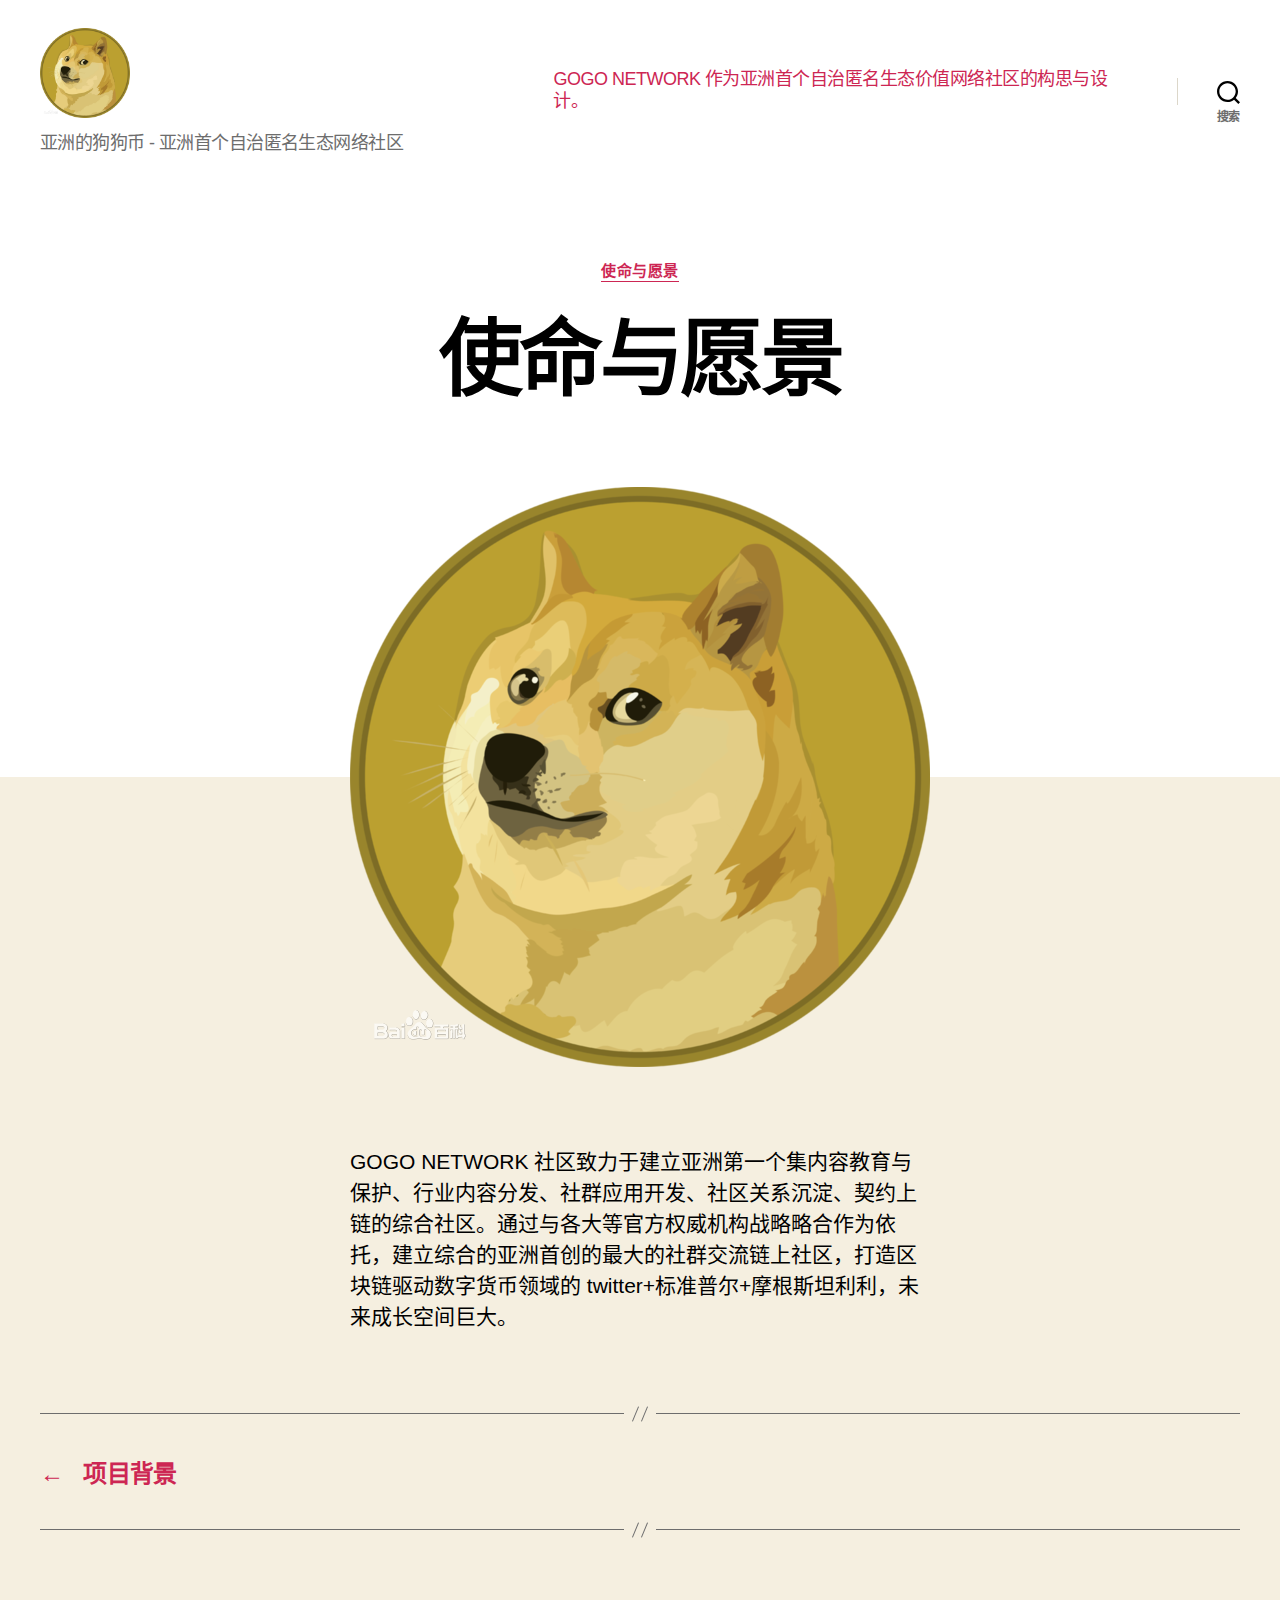
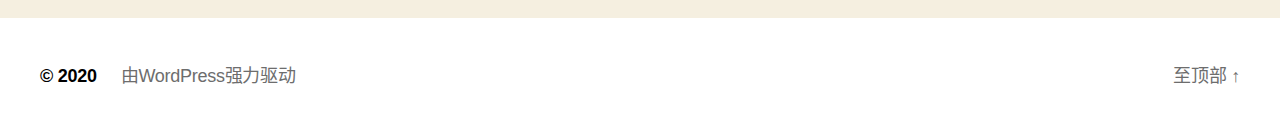
<file: index.php/2020/01/18/使命与愿景/index.html>
<!DOCTYPE html>

<html class="no-js" lang="zh-CN">

	<head>

		<meta charset="UTF-8">
		<meta name="viewport" content="width=device-width, initial-scale=1.0" >

		<link rel="profile" href="https://gmpg.org/xfn/11">

		<title>使命与愿景</title>
<meta name='robots' content='noindex,follow' />
<link rel='dns-prefetch' href='http://s.w.org' />
<link rel="alternate" type="application/rss+xml" title=" &raquo; Feed" href="../../../../feed/index.rss" />
<link rel="alternate" type="application/rss+xml" title=" &raquo; 评论Feed" href="../../../../comments/feed/index.rss" />
<link rel="alternate" type="application/rss+xml" title=" &raquo; 使命与愿景评论Feed" href="feed/index.rss" />
		<script type="text/javascript">
			window._wpemojiSettings = {"baseUrl":"https:\/\/s.w.org\/images\/core\/emoji\/12.0.0-1\/72x72\/","ext":".png","svgUrl":"https:\/\/s.w.org\/images\/core\/emoji\/12.0.0-1\/svg\/","svgExt":".svg","source":{"concatemoji":"http:\/\/tkbb.shenqihailuo.com\/wp-includes\/js\/wp-emoji-release.min.js?ver=5.2.1"}};
			!function(a,b,c){function d(a,b){var c=String.fromCharCode;l.clearRect(0,0,k.width,k.height),l.fillText(c.apply(this,a),0,0);var d=k.toDataURL();l.clearRect(0,0,k.width,k.height),l.fillText(c.apply(this,b),0,0);var e=k.toDataURL();return d===e}function e(a){var b;if(!l||!l.fillText)return!1;switch(l.textBaseline="top",l.font="600 32px Arial",a){case"flag":return!(b=d([55356,56826,55356,56819],[55356,56826,8203,55356,56819]))&&(b=d([55356,57332,56128,56423,56128,56418,56128,56421,56128,56430,56128,56423,56128,56447],[55356,57332,8203,56128,56423,8203,56128,56418,8203,56128,56421,8203,56128,56430,8203,56128,56423,8203,56128,56447]),!b);case"emoji":return b=d([55357,56424,55356,57342,8205,55358,56605,8205,55357,56424,55356,57340],[55357,56424,55356,57342,8203,55358,56605,8203,55357,56424,55356,57340]),!b}return!1}function f(a){var c=b.createElement("script");c.src=a,c.defer=c.type="text/javascript",b.getElementsByTagName("head")[0].appendChild(c)}var g,h,i,j,k=b.createElement("canvas"),l=k.getContext&&k.getContext("2d");for(j=Array("flag","emoji"),c.supports={everything:!0,everythingExceptFlag:!0},i=0;i<j.length;i++)c.supports[j[i]]=e(j[i]),c.supports.everything=c.supports.everything&&c.supports[j[i]],"flag"!==j[i]&&(c.supports.everythingExceptFlag=c.supports.everythingExceptFlag&&c.supports[j[i]]);c.supports.everythingExceptFlag=c.supports.everythingExceptFlag&&!c.supports.flag,c.DOMReady=!1,c.readyCallback=function(){c.DOMReady=!0},c.supports.everything||(h=function(){c.readyCallback()},b.addEventListener?(b.addEventListener("DOMContentLoaded",h,!1),a.addEventListener("load",h,!1)):(a.attachEvent("onload",h),b.attachEvent("onreadystatechange",function(){"complete"===b.readyState&&c.readyCallback()})),g=c.source||{},g.concatemoji?f(g.concatemoji):g.wpemoji&&g.twemoji&&(f(g.twemoji),f(g.wpemoji)))}(window,document,window._wpemojiSettings);
		</script>
		<style type="text/css">img.wp-smiley,
img.emoji {
	display: inline !important;
	border: none !important;
	box-shadow: none !important;
	height: 1em !important;
	width: 1em !important;
	margin: 0 .07em !important;
	vertical-align: -0.1em !important;
	background: none !important;
	padding: 0 !important;
}
</style>
	<link rel='stylesheet' id='wp-block-library-css'  href='../../../../../wp-includes/css/dist/block-library/style.min_ver=5.2.1.css' type='text/css' media='all' />
<link rel='stylesheet' id='twentytwenty-style-css'  href='../../../../../wp-content/themes/twentytwenty/style_ver=1.1.css' type='text/css' media='all' />
<style id='twentytwenty-style-inline-css' type='text/css'>.color-accent,.color-accent-hover:hover,.color-accent-hover:focus,:root .has-accent-color,.has-drop-cap:not(:focus):first-letter,.wp-block-button.is-style-outline,a { color: #cd2653; }blockquote,.border-color-accent,.border-color-accent-hover:hover,.border-color-accent-hover:focus { border-color: #cd2653; }button:not(.toggle),.button,.faux-button,.wp-block-button__link,.wp-block-file .wp-block-file__button,input[type="button"],input[type="reset"],input[type="submit"],.bg-accent,.bg-accent-hover:hover,.bg-accent-hover:focus,:root .has-accent-background-color,.comment-reply-link { background-color: #cd2653; }.fill-children-accent,.fill-children-accent * { fill: #cd2653; }body,.entry-title a,:root .has-primary-color { color: #000000; }:root .has-primary-background-color { background-color: #000000; }cite,figcaption,.wp-caption-text,.post-meta,.entry-content .wp-block-archives li,.entry-content .wp-block-categories li,.entry-content .wp-block-latest-posts li,.wp-block-latest-comments__comment-date,.wp-block-latest-posts__post-date,.wp-block-embed figcaption,.wp-block-image figcaption,.wp-block-pullquote cite,.comment-metadata,.comment-respond .comment-notes,.comment-respond .logged-in-as,.pagination .dots,.entry-content hr:not(.has-background),hr.styled-separator,:root .has-secondary-color { color: #6d6d6d; }:root .has-secondary-background-color { background-color: #6d6d6d; }pre,fieldset,input,textarea,table,table *,hr { border-color: #dcd7ca; }caption,code,code,kbd,samp,.wp-block-table.is-style-stripes tbody tr:nth-child(odd),:root .has-subtle-background-background-color { background-color: #dcd7ca; }.wp-block-table.is-style-stripes { border-bottom-color: #dcd7ca; }.wp-block-latest-posts.is-grid li { border-top-color: #dcd7ca; }:root .has-subtle-background-color { color: #dcd7ca; }body:not(.overlay-header) .primary-menu > li > a,body:not(.overlay-header) .primary-menu > li > .icon,.modal-menu a,.footer-menu a, .footer-widgets a,#site-footer .wp-block-button.is-style-outline,.wp-block-pullquote:before,.singular:not(.overlay-header) .entry-header a,.archive-header a,.header-footer-group .color-accent,.header-footer-group .color-accent-hover:hover { color: #cd2653; }.social-icons a,#site-footer button:not(.toggle),#site-footer .button,#site-footer .faux-button,#site-footer .wp-block-button__link,#site-footer .wp-block-file__button,#site-footer input[type="button"],#site-footer input[type="reset"],#site-footer input[type="submit"] { background-color: #cd2653; }.header-footer-group,body:not(.overlay-header) #site-header .toggle,.menu-modal .toggle { color: #000000; }body:not(.overlay-header) .primary-menu ul { background-color: #000000; }body:not(.overlay-header) .primary-menu > li > ul:after { border-bottom-color: #000000; }body:not(.overlay-header) .primary-menu ul ul:after { border-left-color: #000000; }.site-description,body:not(.overlay-header) .toggle-inner .toggle-text,.widget .post-date,.widget .rss-date,.widget_archive li,.widget_categories li,.widget cite,.widget_pages li,.widget_meta li,.widget_nav_menu li,.powered-by-wordpress,.to-the-top,.singular .entry-header .post-meta,.singular:not(.overlay-header) .entry-header .post-meta a { color: #6d6d6d; }.header-footer-group pre,.header-footer-group fieldset,.header-footer-group input,.header-footer-group textarea,.header-footer-group table,.header-footer-group table *,.footer-nav-widgets-wrapper,#site-footer,.menu-modal nav *,.footer-widgets-outer-wrapper,.footer-top { border-color: #dcd7ca; }.header-footer-group table caption,body:not(.overlay-header) .header-inner .toggle-wrapper::before { background-color: #dcd7ca; }
body,input,textarea,button,.button,.faux-button,.wp-block-button__link,.wp-block-file__button,.has-drop-cap:not(:focus)::first-letter,.has-drop-cap:not(:focus)::first-letter,.entry-content .wp-block-archives,.entry-content .wp-block-categories,.entry-content .wp-block-cover-image,.entry-content .wp-block-latest-comments,.entry-content .wp-block-latest-posts,.entry-content .wp-block-pullquote,.entry-content .wp-block-quote.is-large,.entry-content .wp-block-quote.is-style-large,.entry-content .wp-block-archives *,.entry-content .wp-block-categories *,.entry-content .wp-block-latest-posts *,.entry-content .wp-block-latest-comments *,.entry-content p,.entry-content ol,.entry-content ul,.entry-content dl,.entry-content dt,.entry-content cite,.entry-content figcaption,.entry-content .wp-caption-text,.comment-content p,.comment-content ol,.comment-content ul,.comment-content dl,.comment-content dt,.comment-content cite,.comment-content figcaption,.comment-content .wp-caption-text,.widget_text p,.widget_text ol,.widget_text ul,.widget_text dl,.widget_text dt,.widget-content .rssSummary,.widget-content cite,.widget-content figcaption,.widget-content .wp-caption-text { font-family: 'PingFang SC','Helvetica Neue','Microsoft YaHei New','STHeiti Light',sans-serif; }
</style>
<link rel='stylesheet' id='twentytwenty-print-style-css'  href='../../../../../wp-content/themes/twentytwenty/print_ver=1.1.css' type='text/css' media='print' />
<script type='text/javascript' src='../../../../../wp-content/themes/twentytwenty/assets/js/index_ver=1.1.js' async></script>
<link rel='https://api.w.org/' href='../../../../wp-json/index.json' />
<link rel="EditURI" type="application/rsd+xml" title="RSD" href="../../../../../xmlrpc.php_rsd.xml" />
<link rel="wlwmanifest" type="application/wlwmanifest+xml" href="../../../../../wp-includes/wlwmanifest.xml" /> 
<link rel='prev' title='项目背景' href='../%E9%A1%B9%E7%9B%AE%E8%83%8C%E6%99%AF/index.html' />
<meta name="generator" content="WordPress 5.2.1" />
<link rel="canonical" href="index.html" />
<link rel='shortlink' href='index.html' />
<link rel="alternate" type="application/json+oembed" href="../../../../wp-json/oembed/1.0/embed_url=http___tkbb.shenqihailuo.com_index.php_2020_01_18__e4_bd_bf_e5_91_bd_e4_b8_8e_e6_84_bf_e6_99_af_.json" />
<link rel="alternate" type="text/xml+oembed" href="../../../../wp-json/oembed/1.0/embed_url=http___tkbb.shenqihailuo.com_index.php_2020_01_18__e4_bd_bf_e5_91_bd_e4_b8_8e_e6_84_bf_e6_99_af_&amp;format=xml.xml" />
	<script>document.documentElement.className = document.documentElement.className.replace( 'no-js', 'js' );</script>
	<link rel="icon" href="../../../../../wp-content/uploads/2020/01/cropped-10dfa9ec8a13632717785b9a9b8fa0ec09fac786-1-32x32.png" sizes="32x32" />
<link rel="icon" href="../../../../../wp-content/uploads/2020/01/cropped-10dfa9ec8a13632717785b9a9b8fa0ec09fac786-1-192x192.png" sizes="192x192" />
<link rel="apple-touch-icon-precomposed" href="../../../../../wp-content/uploads/2020/01/cropped-10dfa9ec8a13632717785b9a9b8fa0ec09fac786-1-180x180.png" />
<meta name="msapplication-TileImage" content="http://tkbb.shenqihailuo.com/wp-content/uploads/2020/01/cropped-10dfa9ec8a13632717785b9a9b8fa0ec09fac786-1-270x270.png" />

	</head>

	<body class="post-template-default single single-post postid-40 single-format-standard wp-custom-logo singular enable-search-modal has-post-thumbnail has-single-pagination showing-comments show-avatars footer-top-hidden">

		<a class="skip-link screen-reader-text" href="#site-content">跳至内容</a>
		<header id="site-header" class="header-footer-group" role="banner">

			<div class="header-inner section-inner">

				<div class="header-titles-wrapper">

					
						<button class="toggle search-toggle mobile-search-toggle" data-toggle-target=".search-modal" data-toggle-body-class="showing-search-modal" data-set-focus=".search-modal .search-field" aria-expanded="false">
							<span class="toggle-inner">
								<span class="toggle-icon">
									<svg class="svg-icon" aria-hidden="true" role="img" focusable="false" xmlns="http://www.w3.org/2000/svg" width="23" height="23" viewBox="0 0 23 23"><path d="M38.710696,48.0601792 L43,52.3494831 L41.3494831,54 L37.0601792,49.710696 C35.2632422,51.1481185 32.9839107,52.0076499 30.5038249,52.0076499 C24.7027226,52.0076499 20,47.3049272 20,41.5038249 C20,35.7027226 24.7027226,31 30.5038249,31 C36.3049272,31 41.0076499,35.7027226 41.0076499,41.5038249 C41.0076499,43.9839107 40.1481185,46.2632422 38.710696,48.0601792 Z M36.3875844,47.1716785 C37.8030221,45.7026647 38.6734666,43.7048964 38.6734666,41.5038249 C38.6734666,36.9918565 35.0157934,33.3341833 30.5038249,33.3341833 C25.9918565,33.3341833 22.3341833,36.9918565 22.3341833,41.5038249 C22.3341833,46.0157934 25.9918565,49.6734666 30.5038249,49.6734666 C32.7048964,49.6734666 34.7026647,48.8030221 36.1716785,47.3875844 C36.2023931,47.347638 36.2360451,47.3092237 36.2726343,47.2726343 C36.3092237,47.2360451 36.347638,47.2023931 36.3875844,47.1716785 Z" transform="translate(-20 -31)" /></svg>								</span>
								<span class="toggle-text">搜索</span>
							</span>
						</button><!-- .search-toggle -->

					
					<div class="header-titles">

						<div class="site-logo faux-heading"><a href="../../../../../index.html" class="custom-logo-link" rel="home"><img width="580" height="580" src="../../../../../wp-content/uploads/2020/01/10dfa9ec8a13632717785b9a9b8fa0ec09fac786.png" class="custom-logo" alt="" srcset="../../../../../wp-content/uploads/2020/01/10dfa9ec8a13632717785b9a9b8fa0ec09fac786.png 580w, ../../../../../wp-content/uploads/2020/01/10dfa9ec8a13632717785b9a9b8fa0ec09fac786-150x150.png 150w, ../../../../../wp-content/uploads/2020/01/10dfa9ec8a13632717785b9a9b8fa0ec09fac786-300x300.png 300w" sizes="(max-width: 580px) 100vw, 580px" /></a><span class="screen-reader-text"></span></div><div class="site-description">亚洲的狗狗币 - 亚洲首个自治匿名生态网络社区</div><!-- .site-description -->
					</div><!-- .header-titles -->

					<button class="toggle nav-toggle mobile-nav-toggle" data-toggle-target=".menu-modal"  data-toggle-body-class="showing-menu-modal" aria-expanded="false" data-set-focus=".close-nav-toggle">
						<span class="toggle-inner">
							<span class="toggle-icon">
								<svg class="svg-icon" aria-hidden="true" role="img" focusable="false" xmlns="http://www.w3.org/2000/svg" width="26" height="7" viewBox="0 0 26 7"><path fill-rule="evenodd" d="M332.5,45 C330.567003,45 329,43.4329966 329,41.5 C329,39.5670034 330.567003,38 332.5,38 C334.432997,38 336,39.5670034 336,41.5 C336,43.4329966 334.432997,45 332.5,45 Z M342,45 C340.067003,45 338.5,43.4329966 338.5,41.5 C338.5,39.5670034 340.067003,38 342,38 C343.932997,38 345.5,39.5670034 345.5,41.5 C345.5,43.4329966 343.932997,45 342,45 Z M351.5,45 C349.567003,45 348,43.4329966 348,41.5 C348,39.5670034 349.567003,38 351.5,38 C353.432997,38 355,39.5670034 355,41.5 C355,43.4329966 353.432997,45 351.5,45 Z" transform="translate(-329 -38)" /></svg>							</span>
							<span class="toggle-text">菜单</span>
						</span>
					</button><!-- .nav-toggle -->

				</div><!-- .header-titles-wrapper -->

				<div class="header-navigation-wrapper">

					
							<nav class="primary-menu-wrapper" aria-label="水平" role="navigation">

								<ul class="primary-menu reset-list-style">

								<li class="page_item page-item-30"><a href="../../../../gogo-network-%E4%BD%9C%E4%B8%BA%E4%BA%9A%E6%B4%B2%E9%A6%96%E4%B8%AA%E8%87%AA-%E6%B2%BB%E5%8C%BF%E5%90%8D%E7%94%9F%E6%80%81%E4%BB%B7%E5%80%BC%E7%BD%91%E7%BB%9C%E7%A4%BE%E5%8C%BA%E7%9A%84%E6%9E%84/index.html">GOGO NETWORK 作为亚洲首个自治匿名生态价值网络社区的构思与设计。</a></li>

								</ul>

							</nav><!-- .primary-menu-wrapper -->

						
						<div class="header-toggles hide-no-js">

						
							<div class="toggle-wrapper search-toggle-wrapper">

								<button class="toggle search-toggle desktop-search-toggle" data-toggle-target=".search-modal" data-toggle-body-class="showing-search-modal" data-set-focus=".search-modal .search-field" aria-expanded="false">
									<span class="toggle-inner">
										<svg class="svg-icon" aria-hidden="true" role="img" focusable="false" xmlns="http://www.w3.org/2000/svg" width="23" height="23" viewBox="0 0 23 23"><path d="M38.710696,48.0601792 L43,52.3494831 L41.3494831,54 L37.0601792,49.710696 C35.2632422,51.1481185 32.9839107,52.0076499 30.5038249,52.0076499 C24.7027226,52.0076499 20,47.3049272 20,41.5038249 C20,35.7027226 24.7027226,31 30.5038249,31 C36.3049272,31 41.0076499,35.7027226 41.0076499,41.5038249 C41.0076499,43.9839107 40.1481185,46.2632422 38.710696,48.0601792 Z M36.3875844,47.1716785 C37.8030221,45.7026647 38.6734666,43.7048964 38.6734666,41.5038249 C38.6734666,36.9918565 35.0157934,33.3341833 30.5038249,33.3341833 C25.9918565,33.3341833 22.3341833,36.9918565 22.3341833,41.5038249 C22.3341833,46.0157934 25.9918565,49.6734666 30.5038249,49.6734666 C32.7048964,49.6734666 34.7026647,48.8030221 36.1716785,47.3875844 C36.2023931,47.347638 36.2360451,47.3092237 36.2726343,47.2726343 C36.3092237,47.2360451 36.347638,47.2023931 36.3875844,47.1716785 Z" transform="translate(-20 -31)" /></svg>										<span class="toggle-text">搜索</span>
									</span>
								</button><!-- .search-toggle -->

							</div>

							
						</div><!-- .header-toggles -->
						
				</div><!-- .header-navigation-wrapper -->

			</div><!-- .header-inner -->

			<div class="search-modal cover-modal header-footer-group" data-modal-target-string=".search-modal">

	<div class="search-modal-inner modal-inner">

		<div class="section-inner">

			<form role="search" aria-label="搜索：" method="get" class="search-form" action="../../../../../index.html">
	<label for="search-form-1">
		<span class="screen-reader-text">搜索：</span>
		<input type="search" id="search-form-1" class="search-field" placeholder="搜索…" value="" name="s" />
	</label>
	<input type="submit" class="search-submit" value="搜索" />
</form>

			<button class="toggle search-untoggle close-search-toggle fill-children-current-color" data-toggle-target=".search-modal" data-toggle-body-class="showing-search-modal" data-set-focus=".search-modal .search-field" aria-expanded="false">
				<span class="screen-reader-text">关闭搜索</span>
				<svg class="svg-icon" aria-hidden="true" role="img" focusable="false" xmlns="http://www.w3.org/2000/svg" width="16" height="16" viewBox="0 0 16 16"><polygon fill="" fill-rule="evenodd" points="6.852 7.649 .399 1.195 1.445 .149 7.899 6.602 14.352 .149 15.399 1.195 8.945 7.649 15.399 14.102 14.352 15.149 7.899 8.695 1.445 15.149 .399 14.102" /></svg>			</button><!-- .search-toggle -->

		</div><!-- .section-inner -->

	</div><!-- .search-modal-inner -->

</div><!-- .menu-modal -->

		</header><!-- #site-header -->

		
<div class="menu-modal cover-modal header-footer-group" data-modal-target-string=".menu-modal">

	<div class="menu-modal-inner modal-inner">

		<div class="menu-wrapper section-inner">

			<div class="menu-top">

				<button class="toggle close-nav-toggle fill-children-current-color" data-toggle-target=".menu-modal" data-toggle-body-class="showing-menu-modal" aria-expanded="false" data-set-focus=".menu-modal">
					<span class="toggle-text">关闭菜单</span>
					<svg class="svg-icon" aria-hidden="true" role="img" focusable="false" xmlns="http://www.w3.org/2000/svg" width="16" height="16" viewBox="0 0 16 16"><polygon fill="" fill-rule="evenodd" points="6.852 7.649 .399 1.195 1.445 .149 7.899 6.602 14.352 .149 15.399 1.195 8.945 7.649 15.399 14.102 14.352 15.149 7.899 8.695 1.445 15.149 .399 14.102" /></svg>				</button><!-- .nav-toggle -->

				
					<nav class="mobile-menu" aria-label="移动" role="navigation">

						<ul class="modal-menu reset-list-style">

						<li class="page_item page-item-30"><div class="ancestor-wrapper"><a href="../../../../gogo-network-%E4%BD%9C%E4%B8%BA%E4%BA%9A%E6%B4%B2%E9%A6%96%E4%B8%AA%E8%87%AA-%E6%B2%BB%E5%8C%BF%E5%90%8D%E7%94%9F%E6%80%81%E4%BB%B7%E5%80%BC%E7%BD%91%E7%BB%9C%E7%A4%BE%E5%8C%BA%E7%9A%84%E6%9E%84/index.html">GOGO NETWORK 作为亚洲首个自治匿名生态价值网络社区的构思与设计。</a></div><!-- .ancestor-wrapper --></li>

						</ul>

					</nav>

					
			</div><!-- .menu-top -->

			<div class="menu-bottom">

				
			</div><!-- .menu-bottom -->

		</div><!-- .menu-wrapper -->

	</div><!-- .menu-modal-inner -->

</div><!-- .menu-modal -->

<main id="site-content" role="main">

	
<article class="post-40 post type-post status-publish format-standard has-post-thumbnail hentry category-4" id="post-40">

	
<header class="entry-header has-text-align-center header-footer-group">

	<div class="entry-header-inner section-inner medium">

		
			<div class="entry-categories">
				<span class="screen-reader-text">分类</span>
				<div class="entry-categories-inner">
					<a href="../../../../category/%E4%BD%BF%E5%91%BD%E4%B8%8E%E6%84%BF%E6%99%AF/index.html" rel="category tag">使命与愿景</a>				</div><!-- .entry-categories-inner -->
			</div><!-- .entry-categories -->

			<h1 class="entry-title">使命与愿景</h1>
		<div class="post-meta-wrapper post-meta-single post-meta-single-top">

			<ul class="post-meta">

									<li class="post-author meta-wrapper">
						<span class="meta-icon">
							<span class="screen-reader-text">文章作者</span>
							<svg class="svg-icon" aria-hidden="true" role="img" focusable="false" xmlns="http://www.w3.org/2000/svg" width="18" height="20" viewBox="0 0 18 20"><path fill="" d="M18,19 C18,19.5522847 17.5522847,20 17,20 C16.4477153,20 16,19.5522847 16,19 L16,17 C16,15.3431458 14.6568542,14 13,14 L5,14 C3.34314575,14 2,15.3431458 2,17 L2,19 C2,19.5522847 1.55228475,20 1,20 C0.44771525,20 0,19.5522847 0,19 L0,17 C0,14.2385763 2.23857625,12 5,12 L13,12 C15.7614237,12 18,14.2385763 18,17 L18,19 Z M9,10 C6.23857625,10 4,7.76142375 4,5 C4,2.23857625 6.23857625,0 9,0 C11.7614237,0 14,2.23857625 14,5 C14,7.76142375 11.7614237,10 9,10 Z M9,8 C10.6568542,8 12,6.65685425 12,5 C12,3.34314575 10.6568542,2 9,2 C7.34314575,2 6,3.34314575 6,5 C6,6.65685425 7.34314575,8 9,8 Z" /></svg>						</span>
						<span class="meta-text">
							由<a href="../../../../author/admin/index.html">gogo币</a>						</span>
					</li>
										<li class="post-date meta-wrapper">
						<span class="meta-icon">
							<span class="screen-reader-text">发布日期</span>
							<svg class="svg-icon" aria-hidden="true" role="img" focusable="false" xmlns="http://www.w3.org/2000/svg" width="18" height="19" viewBox="0 0 18 19"><path fill="" d="M4.60069444,4.09375 L3.25,4.09375 C2.47334957,4.09375 1.84375,4.72334957 1.84375,5.5 L1.84375,7.26736111 L16.15625,7.26736111 L16.15625,5.5 C16.15625,4.72334957 15.5266504,4.09375 14.75,4.09375 L13.3993056,4.09375 L13.3993056,4.55555556 C13.3993056,5.02154581 13.0215458,5.39930556 12.5555556,5.39930556 C12.0895653,5.39930556 11.7118056,5.02154581 11.7118056,4.55555556 L11.7118056,4.09375 L6.28819444,4.09375 L6.28819444,4.55555556 C6.28819444,5.02154581 5.9104347,5.39930556 5.44444444,5.39930556 C4.97845419,5.39930556 4.60069444,5.02154581 4.60069444,4.55555556 L4.60069444,4.09375 Z M6.28819444,2.40625 L11.7118056,2.40625 L11.7118056,1 C11.7118056,0.534009742 12.0895653,0.15625 12.5555556,0.15625 C13.0215458,0.15625 13.3993056,0.534009742 13.3993056,1 L13.3993056,2.40625 L14.75,2.40625 C16.4586309,2.40625 17.84375,3.79136906 17.84375,5.5 L17.84375,15.875 C17.84375,17.5836309 16.4586309,18.96875 14.75,18.96875 L3.25,18.96875 C1.54136906,18.96875 0.15625,17.5836309 0.15625,15.875 L0.15625,5.5 C0.15625,3.79136906 1.54136906,2.40625 3.25,2.40625 L4.60069444,2.40625 L4.60069444,1 C4.60069444,0.534009742 4.97845419,0.15625 5.44444444,0.15625 C5.9104347,0.15625 6.28819444,0.534009742 6.28819444,1 L6.28819444,2.40625 Z M1.84375,8.95486111 L1.84375,15.875 C1.84375,16.6516504 2.47334957,17.28125 3.25,17.28125 L14.75,17.28125 C15.5266504,17.28125 16.15625,16.6516504 16.15625,15.875 L16.15625,8.95486111 L1.84375,8.95486111 Z" /></svg>						</span>
						<span class="meta-text">
							<a href="index.html">2020年1月18日</a>
						</span>
					</li>
					
			</ul><!-- .post-meta -->

		</div><!-- .post-meta-wrapper -->

		
	</div><!-- .entry-header-inner -->

</header><!-- .entry-header -->

	<figure class="featured-media">

		<div class="featured-media-inner section-inner">

			<img width="580" height="580" src="../../../../../wp-content/uploads/2020/01/10dfa9ec8a13632717785b9a9b8fa0ec09fac786.png" class="attachment-post-thumbnail size-post-thumbnail wp-post-image" alt="" srcset="../../../../../wp-content/uploads/2020/01/10dfa9ec8a13632717785b9a9b8fa0ec09fac786.png 580w, ../../../../../wp-content/uploads/2020/01/10dfa9ec8a13632717785b9a9b8fa0ec09fac786-150x150.png 150w, ../../../../../wp-content/uploads/2020/01/10dfa9ec8a13632717785b9a9b8fa0ec09fac786-300x300.png 300w" sizes="(max-width: 580px) 100vw, 580px" />
		</div><!-- .featured-media-inner -->

	</figure><!-- .featured-media -->

	
	<div class="post-inner thin ">

		<div class="entry-content">

			
<p>GOGO NETWORK 社区致力于建⽴亚洲第一个集内容教育与 保护、行业内容分发、社群应用开发、社区关系沉淀、契约上链的综合社区。通过与各大等官方权威机构战略略合作为依托，建⽴综合的亚洲首创的最大的社群交流链上社区，打造区块链驱动数字货币领域的 twitter+标准普尔+摩根斯坦利利，未来成长空间巨大。 </p>

		</div><!-- .entry-content -->

	</div><!-- .post-inner -->

	<div class="section-inner">
		
	</div><!-- .section-inner -->

	
	<nav class="pagination-single section-inner only-one only-prev" aria-label="文章" role="navigation">

		<hr class="styled-separator is-style-wide" aria-hidden="true" />

		<div class="pagination-single-inner">

			
				<a class="previous-post" href="../%E9%A1%B9%E7%9B%AE%E8%83%8C%E6%99%AF/index.html">
					<span class="arrow" aria-hidden="true">&larr;</span>
					<span class="title"><span class="title-inner">项目背景</span></span>
				</a>

				
		</div><!-- .pagination-single-inner -->

		<hr class="styled-separator is-style-wide" aria-hidden="true" />

	</nav><!-- .pagination-single -->

	
</article><!-- .post -->

</main><!-- #site-content -->


			<footer id="site-footer" role="contentinfo" class="header-footer-group">

				<div class="section-inner">

					<div class="footer-credits">

						<p class="footer-copyright">&copy;
							2020							<a href="../../../../../index.html"></a>
						</p><!-- .footer-copyright -->

						<p class="powered-by-wordpress">
							<a href="https://cn.wordpress.org/">
								由WordPress强力驱动							</a>
						</p><!-- .powered-by-wordpress -->

					</div><!-- .footer-credits -->

					<a class="to-the-top" href="#site-header">
						<span class="to-the-top-long">
							至顶部 <span class="arrow" aria-hidden="true">&uarr;</span>						</span><!-- .to-the-top-long -->
						<span class="to-the-top-short">
							向上 <span class="arrow" aria-hidden="true">&uarr;</span>						</span><!-- .to-the-top-short -->
					</a><!-- .to-the-top -->

				</div><!-- .section-inner -->

			</footer><!-- #site-footer -->

		<script type='text/javascript' src='../../../../../wp-includes/js/wp-embed.min_ver=5.2.1.js'></script>
	<script>
	/(trident|msie)/i.test(navigator.userAgent)&&document.getElementById&&window.addEventListener&&window.addEventListener("hashchange",function(){var t,e=location.hash.substring(1);/^[A-z0-9_-]+$/.test(e)&&(t=document.getElementById(e))&&(/^(?:a|select|input|button|textarea)$/i.test(t.tagName)||(t.tabIndex=-1),t.focus())},!1);
	</script>
	
	</body>
</html>
</file>
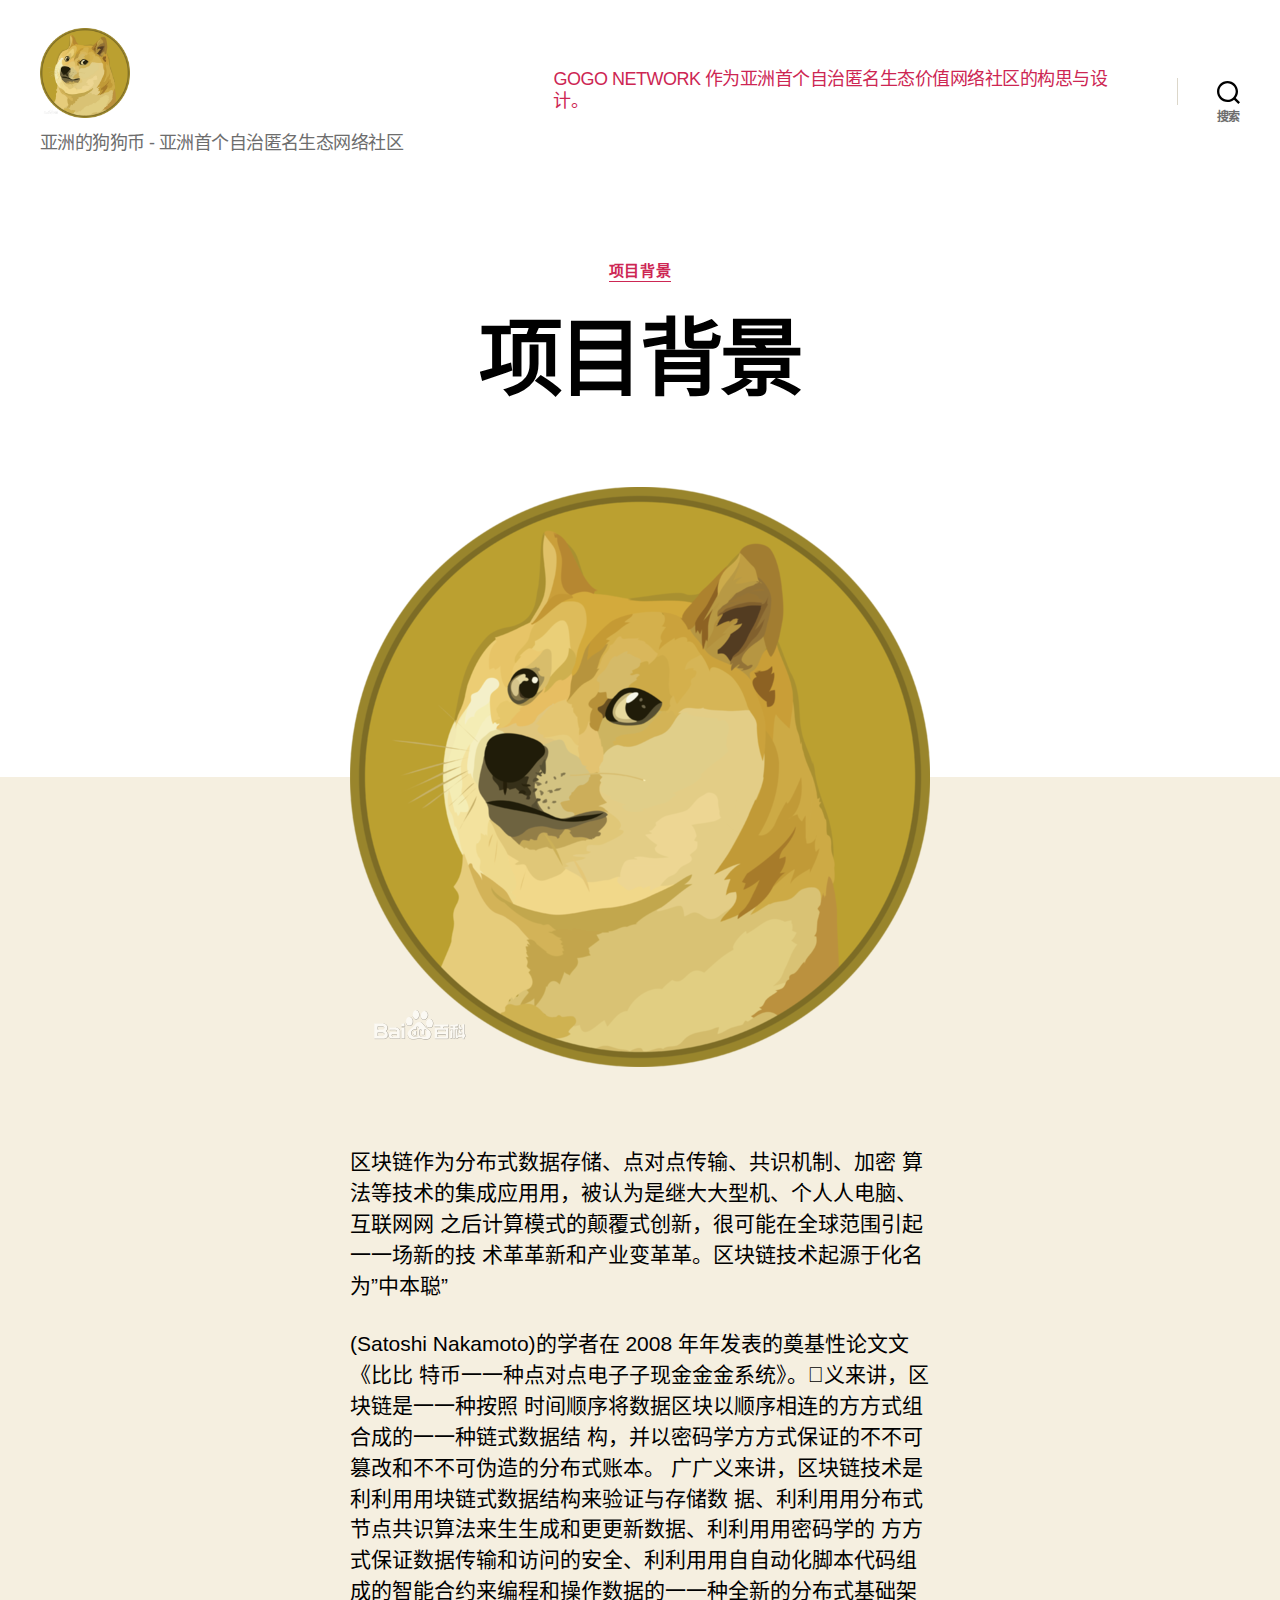
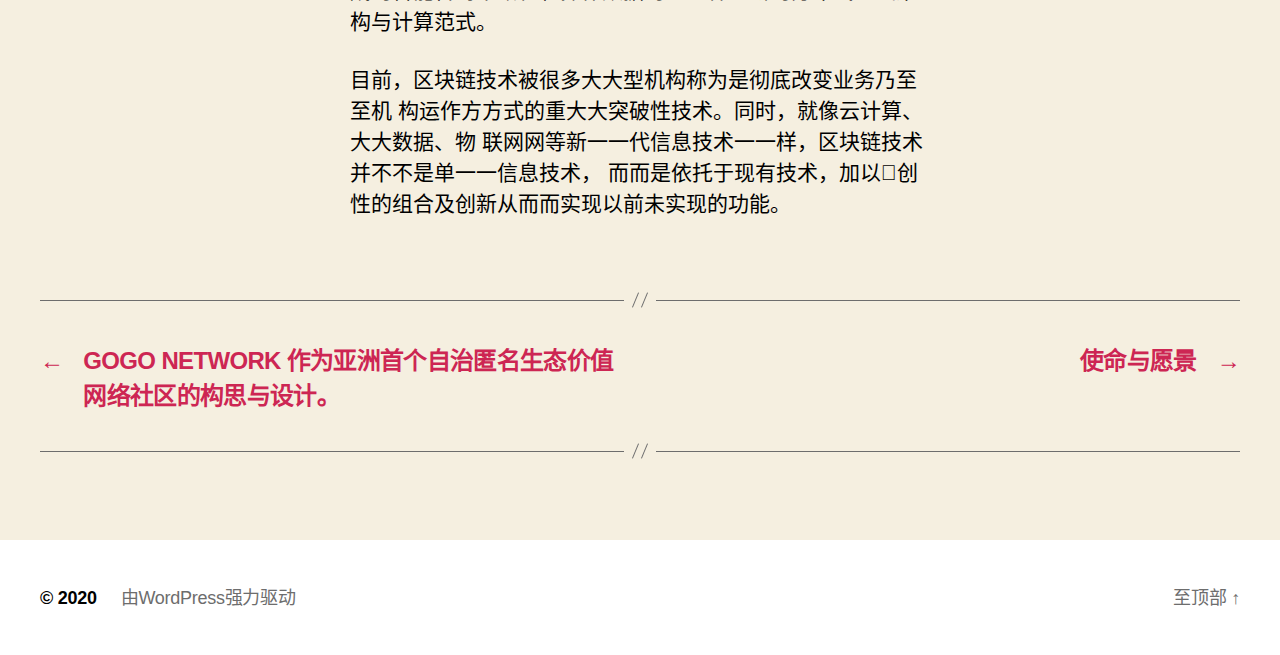
<file: index.php/2020/01/18/项目背景/index.html>
<!DOCTYPE html>

<html class="no-js" lang="zh-CN">

	<head>

		<meta charset="UTF-8">
		<meta name="viewport" content="width=device-width, initial-scale=1.0" >

		<link rel="profile" href="https://gmpg.org/xfn/11">

		<title>项目背景</title>
<meta name='robots' content='noindex,follow' />
<link rel='dns-prefetch' href='http://s.w.org' />
<link rel="alternate" type="application/rss+xml" title=" &raquo; Feed" href="../../../../feed/index.rss" />
<link rel="alternate" type="application/rss+xml" title=" &raquo; 评论Feed" href="../../../../comments/feed/index.rss" />
		<script type="text/javascript">
			window._wpemojiSettings = {"baseUrl":"https:\/\/s.w.org\/images\/core\/emoji\/12.0.0-1\/72x72\/","ext":".png","svgUrl":"https:\/\/s.w.org\/images\/core\/emoji\/12.0.0-1\/svg\/","svgExt":".svg","source":{"concatemoji":"http:\/\/tkbb.shenqihailuo.com\/wp-includes\/js\/wp-emoji-release.min.js?ver=5.2.1"}};
			!function(a,b,c){function d(a,b){var c=String.fromCharCode;l.clearRect(0,0,k.width,k.height),l.fillText(c.apply(this,a),0,0);var d=k.toDataURL();l.clearRect(0,0,k.width,k.height),l.fillText(c.apply(this,b),0,0);var e=k.toDataURL();return d===e}function e(a){var b;if(!l||!l.fillText)return!1;switch(l.textBaseline="top",l.font="600 32px Arial",a){case"flag":return!(b=d([55356,56826,55356,56819],[55356,56826,8203,55356,56819]))&&(b=d([55356,57332,56128,56423,56128,56418,56128,56421,56128,56430,56128,56423,56128,56447],[55356,57332,8203,56128,56423,8203,56128,56418,8203,56128,56421,8203,56128,56430,8203,56128,56423,8203,56128,56447]),!b);case"emoji":return b=d([55357,56424,55356,57342,8205,55358,56605,8205,55357,56424,55356,57340],[55357,56424,55356,57342,8203,55358,56605,8203,55357,56424,55356,57340]),!b}return!1}function f(a){var c=b.createElement("script");c.src=a,c.defer=c.type="text/javascript",b.getElementsByTagName("head")[0].appendChild(c)}var g,h,i,j,k=b.createElement("canvas"),l=k.getContext&&k.getContext("2d");for(j=Array("flag","emoji"),c.supports={everything:!0,everythingExceptFlag:!0},i=0;i<j.length;i++)c.supports[j[i]]=e(j[i]),c.supports.everything=c.supports.everything&&c.supports[j[i]],"flag"!==j[i]&&(c.supports.everythingExceptFlag=c.supports.everythingExceptFlag&&c.supports[j[i]]);c.supports.everythingExceptFlag=c.supports.everythingExceptFlag&&!c.supports.flag,c.DOMReady=!1,c.readyCallback=function(){c.DOMReady=!0},c.supports.everything||(h=function(){c.readyCallback()},b.addEventListener?(b.addEventListener("DOMContentLoaded",h,!1),a.addEventListener("load",h,!1)):(a.attachEvent("onload",h),b.attachEvent("onreadystatechange",function(){"complete"===b.readyState&&c.readyCallback()})),g=c.source||{},g.concatemoji?f(g.concatemoji):g.wpemoji&&g.twemoji&&(f(g.twemoji),f(g.wpemoji)))}(window,document,window._wpemojiSettings);
		</script>
		<style type="text/css">img.wp-smiley,
img.emoji {
	display: inline !important;
	border: none !important;
	box-shadow: none !important;
	height: 1em !important;
	width: 1em !important;
	margin: 0 .07em !important;
	vertical-align: -0.1em !important;
	background: none !important;
	padding: 0 !important;
}
</style>
	<link rel='stylesheet' id='wp-block-library-css'  href='../../../../../wp-includes/css/dist/block-library/style.min_ver=5.2.1.css' type='text/css' media='all' />
<link rel='stylesheet' id='twentytwenty-style-css'  href='../../../../../wp-content/themes/twentytwenty/style_ver=1.1.css' type='text/css' media='all' />
<style id='twentytwenty-style-inline-css' type='text/css'>.color-accent,.color-accent-hover:hover,.color-accent-hover:focus,:root .has-accent-color,.has-drop-cap:not(:focus):first-letter,.wp-block-button.is-style-outline,a { color: #cd2653; }blockquote,.border-color-accent,.border-color-accent-hover:hover,.border-color-accent-hover:focus { border-color: #cd2653; }button:not(.toggle),.button,.faux-button,.wp-block-button__link,.wp-block-file .wp-block-file__button,input[type="button"],input[type="reset"],input[type="submit"],.bg-accent,.bg-accent-hover:hover,.bg-accent-hover:focus,:root .has-accent-background-color,.comment-reply-link { background-color: #cd2653; }.fill-children-accent,.fill-children-accent * { fill: #cd2653; }body,.entry-title a,:root .has-primary-color { color: #000000; }:root .has-primary-background-color { background-color: #000000; }cite,figcaption,.wp-caption-text,.post-meta,.entry-content .wp-block-archives li,.entry-content .wp-block-categories li,.entry-content .wp-block-latest-posts li,.wp-block-latest-comments__comment-date,.wp-block-latest-posts__post-date,.wp-block-embed figcaption,.wp-block-image figcaption,.wp-block-pullquote cite,.comment-metadata,.comment-respond .comment-notes,.comment-respond .logged-in-as,.pagination .dots,.entry-content hr:not(.has-background),hr.styled-separator,:root .has-secondary-color { color: #6d6d6d; }:root .has-secondary-background-color { background-color: #6d6d6d; }pre,fieldset,input,textarea,table,table *,hr { border-color: #dcd7ca; }caption,code,code,kbd,samp,.wp-block-table.is-style-stripes tbody tr:nth-child(odd),:root .has-subtle-background-background-color { background-color: #dcd7ca; }.wp-block-table.is-style-stripes { border-bottom-color: #dcd7ca; }.wp-block-latest-posts.is-grid li { border-top-color: #dcd7ca; }:root .has-subtle-background-color { color: #dcd7ca; }body:not(.overlay-header) .primary-menu > li > a,body:not(.overlay-header) .primary-menu > li > .icon,.modal-menu a,.footer-menu a, .footer-widgets a,#site-footer .wp-block-button.is-style-outline,.wp-block-pullquote:before,.singular:not(.overlay-header) .entry-header a,.archive-header a,.header-footer-group .color-accent,.header-footer-group .color-accent-hover:hover { color: #cd2653; }.social-icons a,#site-footer button:not(.toggle),#site-footer .button,#site-footer .faux-button,#site-footer .wp-block-button__link,#site-footer .wp-block-file__button,#site-footer input[type="button"],#site-footer input[type="reset"],#site-footer input[type="submit"] { background-color: #cd2653; }.header-footer-group,body:not(.overlay-header) #site-header .toggle,.menu-modal .toggle { color: #000000; }body:not(.overlay-header) .primary-menu ul { background-color: #000000; }body:not(.overlay-header) .primary-menu > li > ul:after { border-bottom-color: #000000; }body:not(.overlay-header) .primary-menu ul ul:after { border-left-color: #000000; }.site-description,body:not(.overlay-header) .toggle-inner .toggle-text,.widget .post-date,.widget .rss-date,.widget_archive li,.widget_categories li,.widget cite,.widget_pages li,.widget_meta li,.widget_nav_menu li,.powered-by-wordpress,.to-the-top,.singular .entry-header .post-meta,.singular:not(.overlay-header) .entry-header .post-meta a { color: #6d6d6d; }.header-footer-group pre,.header-footer-group fieldset,.header-footer-group input,.header-footer-group textarea,.header-footer-group table,.header-footer-group table *,.footer-nav-widgets-wrapper,#site-footer,.menu-modal nav *,.footer-widgets-outer-wrapper,.footer-top { border-color: #dcd7ca; }.header-footer-group table caption,body:not(.overlay-header) .header-inner .toggle-wrapper::before { background-color: #dcd7ca; }
body,input,textarea,button,.button,.faux-button,.wp-block-button__link,.wp-block-file__button,.has-drop-cap:not(:focus)::first-letter,.has-drop-cap:not(:focus)::first-letter,.entry-content .wp-block-archives,.entry-content .wp-block-categories,.entry-content .wp-block-cover-image,.entry-content .wp-block-latest-comments,.entry-content .wp-block-latest-posts,.entry-content .wp-block-pullquote,.entry-content .wp-block-quote.is-large,.entry-content .wp-block-quote.is-style-large,.entry-content .wp-block-archives *,.entry-content .wp-block-categories *,.entry-content .wp-block-latest-posts *,.entry-content .wp-block-latest-comments *,.entry-content p,.entry-content ol,.entry-content ul,.entry-content dl,.entry-content dt,.entry-content cite,.entry-content figcaption,.entry-content .wp-caption-text,.comment-content p,.comment-content ol,.comment-content ul,.comment-content dl,.comment-content dt,.comment-content cite,.comment-content figcaption,.comment-content .wp-caption-text,.widget_text p,.widget_text ol,.widget_text ul,.widget_text dl,.widget_text dt,.widget-content .rssSummary,.widget-content cite,.widget-content figcaption,.widget-content .wp-caption-text { font-family: 'PingFang SC','Helvetica Neue','Microsoft YaHei New','STHeiti Light',sans-serif; }
</style>
<link rel='stylesheet' id='twentytwenty-print-style-css'  href='../../../../../wp-content/themes/twentytwenty/print_ver=1.1.css' type='text/css' media='print' />
<script type='text/javascript' src='../../../../../wp-content/themes/twentytwenty/assets/js/index_ver=1.1.js' async></script>
<link rel='https://api.w.org/' href='../../../../wp-json/index.json' />
<link rel="EditURI" type="application/rsd+xml" title="RSD" href="../../../../../xmlrpc.php_rsd.xml" />
<link rel="wlwmanifest" type="application/wlwmanifest+xml" href="../../../../../wp-includes/wlwmanifest.xml" /> 
<link rel='prev' title='GOGO NETWORK 作为亚洲首个自治匿名生态价值网络社区的构思与设计。' href='../hello-world/index.html' />
<link rel='next' title='使命与愿景' href='../%E4%BD%BF%E5%91%BD%E4%B8%8E%E6%84%BF%E6%99%AF/index.html' />
<meta name="generator" content="WordPress 5.2.1" />
<link rel="canonical" href="index.html" />
<link rel='shortlink' href='index.html' />
<link rel="alternate" type="application/json+oembed" href="../../../../wp-json/oembed/1.0/embed_url=http___tkbb.shenqihailuo.com_index.php_2020_01_18__e9_a1_b9_e7_9b_ae_e8_83_8c_e6_99_af_.json" />
<link rel="alternate" type="text/xml+oembed" href="../../../../wp-json/oembed/1.0/embed_url=http___tkbb.shenqihailuo.com_index.php_2020_01_18__e9_a1_b9_e7_9b_ae_e8_83_8c_e6_99_af_&amp;format=xml.xml" />
	<script>document.documentElement.className = document.documentElement.className.replace( 'no-js', 'js' );</script>
	<link rel="icon" href="../../../../../wp-content/uploads/2020/01/cropped-10dfa9ec8a13632717785b9a9b8fa0ec09fac786-1-32x32.png" sizes="32x32" />
<link rel="icon" href="../../../../../wp-content/uploads/2020/01/cropped-10dfa9ec8a13632717785b9a9b8fa0ec09fac786-1-192x192.png" sizes="192x192" />
<link rel="apple-touch-icon-precomposed" href="../../../../../wp-content/uploads/2020/01/cropped-10dfa9ec8a13632717785b9a9b8fa0ec09fac786-1-180x180.png" />
<meta name="msapplication-TileImage" content="http://tkbb.shenqihailuo.com/wp-content/uploads/2020/01/cropped-10dfa9ec8a13632717785b9a9b8fa0ec09fac786-1-270x270.png" />

	</head>

	<body class="post-template-default single single-post postid-37 single-format-standard wp-custom-logo singular enable-search-modal has-post-thumbnail has-single-pagination showing-comments show-avatars footer-top-hidden">

		<a class="skip-link screen-reader-text" href="#site-content">跳至内容</a>
		<header id="site-header" class="header-footer-group" role="banner">

			<div class="header-inner section-inner">

				<div class="header-titles-wrapper">

					
						<button class="toggle search-toggle mobile-search-toggle" data-toggle-target=".search-modal" data-toggle-body-class="showing-search-modal" data-set-focus=".search-modal .search-field" aria-expanded="false">
							<span class="toggle-inner">
								<span class="toggle-icon">
									<svg class="svg-icon" aria-hidden="true" role="img" focusable="false" xmlns="http://www.w3.org/2000/svg" width="23" height="23" viewBox="0 0 23 23"><path d="M38.710696,48.0601792 L43,52.3494831 L41.3494831,54 L37.0601792,49.710696 C35.2632422,51.1481185 32.9839107,52.0076499 30.5038249,52.0076499 C24.7027226,52.0076499 20,47.3049272 20,41.5038249 C20,35.7027226 24.7027226,31 30.5038249,31 C36.3049272,31 41.0076499,35.7027226 41.0076499,41.5038249 C41.0076499,43.9839107 40.1481185,46.2632422 38.710696,48.0601792 Z M36.3875844,47.1716785 C37.8030221,45.7026647 38.6734666,43.7048964 38.6734666,41.5038249 C38.6734666,36.9918565 35.0157934,33.3341833 30.5038249,33.3341833 C25.9918565,33.3341833 22.3341833,36.9918565 22.3341833,41.5038249 C22.3341833,46.0157934 25.9918565,49.6734666 30.5038249,49.6734666 C32.7048964,49.6734666 34.7026647,48.8030221 36.1716785,47.3875844 C36.2023931,47.347638 36.2360451,47.3092237 36.2726343,47.2726343 C36.3092237,47.2360451 36.347638,47.2023931 36.3875844,47.1716785 Z" transform="translate(-20 -31)" /></svg>								</span>
								<span class="toggle-text">搜索</span>
							</span>
						</button><!-- .search-toggle -->

					
					<div class="header-titles">

						<div class="site-logo faux-heading"><a href="../../../../../index.html" class="custom-logo-link" rel="home"><img width="580" height="580" src="../../../../../wp-content/uploads/2020/01/10dfa9ec8a13632717785b9a9b8fa0ec09fac786.png" class="custom-logo" alt="" srcset="../../../../../wp-content/uploads/2020/01/10dfa9ec8a13632717785b9a9b8fa0ec09fac786.png 580w, ../../../../../wp-content/uploads/2020/01/10dfa9ec8a13632717785b9a9b8fa0ec09fac786-150x150.png 150w, ../../../../../wp-content/uploads/2020/01/10dfa9ec8a13632717785b9a9b8fa0ec09fac786-300x300.png 300w" sizes="(max-width: 580px) 100vw, 580px" /></a><span class="screen-reader-text"></span></div><div class="site-description">亚洲的狗狗币 - 亚洲首个自治匿名生态网络社区</div><!-- .site-description -->
					</div><!-- .header-titles -->

					<button class="toggle nav-toggle mobile-nav-toggle" data-toggle-target=".menu-modal"  data-toggle-body-class="showing-menu-modal" aria-expanded="false" data-set-focus=".close-nav-toggle">
						<span class="toggle-inner">
							<span class="toggle-icon">
								<svg class="svg-icon" aria-hidden="true" role="img" focusable="false" xmlns="http://www.w3.org/2000/svg" width="26" height="7" viewBox="0 0 26 7"><path fill-rule="evenodd" d="M332.5,45 C330.567003,45 329,43.4329966 329,41.5 C329,39.5670034 330.567003,38 332.5,38 C334.432997,38 336,39.5670034 336,41.5 C336,43.4329966 334.432997,45 332.5,45 Z M342,45 C340.067003,45 338.5,43.4329966 338.5,41.5 C338.5,39.5670034 340.067003,38 342,38 C343.932997,38 345.5,39.5670034 345.5,41.5 C345.5,43.4329966 343.932997,45 342,45 Z M351.5,45 C349.567003,45 348,43.4329966 348,41.5 C348,39.5670034 349.567003,38 351.5,38 C353.432997,38 355,39.5670034 355,41.5 C355,43.4329966 353.432997,45 351.5,45 Z" transform="translate(-329 -38)" /></svg>							</span>
							<span class="toggle-text">菜单</span>
						</span>
					</button><!-- .nav-toggle -->

				</div><!-- .header-titles-wrapper -->

				<div class="header-navigation-wrapper">

					
							<nav class="primary-menu-wrapper" aria-label="水平" role="navigation">

								<ul class="primary-menu reset-list-style">

								<li class="page_item page-item-30"><a href="../../../../gogo-network-%E4%BD%9C%E4%B8%BA%E4%BA%9A%E6%B4%B2%E9%A6%96%E4%B8%AA%E8%87%AA-%E6%B2%BB%E5%8C%BF%E5%90%8D%E7%94%9F%E6%80%81%E4%BB%B7%E5%80%BC%E7%BD%91%E7%BB%9C%E7%A4%BE%E5%8C%BA%E7%9A%84%E6%9E%84/index.html">GOGO NETWORK 作为亚洲首个自治匿名生态价值网络社区的构思与设计。</a></li>

								</ul>

							</nav><!-- .primary-menu-wrapper -->

						
						<div class="header-toggles hide-no-js">

						
							<div class="toggle-wrapper search-toggle-wrapper">

								<button class="toggle search-toggle desktop-search-toggle" data-toggle-target=".search-modal" data-toggle-body-class="showing-search-modal" data-set-focus=".search-modal .search-field" aria-expanded="false">
									<span class="toggle-inner">
										<svg class="svg-icon" aria-hidden="true" role="img" focusable="false" xmlns="http://www.w3.org/2000/svg" width="23" height="23" viewBox="0 0 23 23"><path d="M38.710696,48.0601792 L43,52.3494831 L41.3494831,54 L37.0601792,49.710696 C35.2632422,51.1481185 32.9839107,52.0076499 30.5038249,52.0076499 C24.7027226,52.0076499 20,47.3049272 20,41.5038249 C20,35.7027226 24.7027226,31 30.5038249,31 C36.3049272,31 41.0076499,35.7027226 41.0076499,41.5038249 C41.0076499,43.9839107 40.1481185,46.2632422 38.710696,48.0601792 Z M36.3875844,47.1716785 C37.8030221,45.7026647 38.6734666,43.7048964 38.6734666,41.5038249 C38.6734666,36.9918565 35.0157934,33.3341833 30.5038249,33.3341833 C25.9918565,33.3341833 22.3341833,36.9918565 22.3341833,41.5038249 C22.3341833,46.0157934 25.9918565,49.6734666 30.5038249,49.6734666 C32.7048964,49.6734666 34.7026647,48.8030221 36.1716785,47.3875844 C36.2023931,47.347638 36.2360451,47.3092237 36.2726343,47.2726343 C36.3092237,47.2360451 36.347638,47.2023931 36.3875844,47.1716785 Z" transform="translate(-20 -31)" /></svg>										<span class="toggle-text">搜索</span>
									</span>
								</button><!-- .search-toggle -->

							</div>

							
						</div><!-- .header-toggles -->
						
				</div><!-- .header-navigation-wrapper -->

			</div><!-- .header-inner -->

			<div class="search-modal cover-modal header-footer-group" data-modal-target-string=".search-modal">

	<div class="search-modal-inner modal-inner">

		<div class="section-inner">

			<form role="search" aria-label="搜索：" method="get" class="search-form" action="../../../../../index.html">
	<label for="search-form-1">
		<span class="screen-reader-text">搜索：</span>
		<input type="search" id="search-form-1" class="search-field" placeholder="搜索…" value="" name="s" />
	</label>
	<input type="submit" class="search-submit" value="搜索" />
</form>

			<button class="toggle search-untoggle close-search-toggle fill-children-current-color" data-toggle-target=".search-modal" data-toggle-body-class="showing-search-modal" data-set-focus=".search-modal .search-field" aria-expanded="false">
				<span class="screen-reader-text">关闭搜索</span>
				<svg class="svg-icon" aria-hidden="true" role="img" focusable="false" xmlns="http://www.w3.org/2000/svg" width="16" height="16" viewBox="0 0 16 16"><polygon fill="" fill-rule="evenodd" points="6.852 7.649 .399 1.195 1.445 .149 7.899 6.602 14.352 .149 15.399 1.195 8.945 7.649 15.399 14.102 14.352 15.149 7.899 8.695 1.445 15.149 .399 14.102" /></svg>			</button><!-- .search-toggle -->

		</div><!-- .section-inner -->

	</div><!-- .search-modal-inner -->

</div><!-- .menu-modal -->

		</header><!-- #site-header -->

		
<div class="menu-modal cover-modal header-footer-group" data-modal-target-string=".menu-modal">

	<div class="menu-modal-inner modal-inner">

		<div class="menu-wrapper section-inner">

			<div class="menu-top">

				<button class="toggle close-nav-toggle fill-children-current-color" data-toggle-target=".menu-modal" data-toggle-body-class="showing-menu-modal" aria-expanded="false" data-set-focus=".menu-modal">
					<span class="toggle-text">关闭菜单</span>
					<svg class="svg-icon" aria-hidden="true" role="img" focusable="false" xmlns="http://www.w3.org/2000/svg" width="16" height="16" viewBox="0 0 16 16"><polygon fill="" fill-rule="evenodd" points="6.852 7.649 .399 1.195 1.445 .149 7.899 6.602 14.352 .149 15.399 1.195 8.945 7.649 15.399 14.102 14.352 15.149 7.899 8.695 1.445 15.149 .399 14.102" /></svg>				</button><!-- .nav-toggle -->

				
					<nav class="mobile-menu" aria-label="移动" role="navigation">

						<ul class="modal-menu reset-list-style">

						<li class="page_item page-item-30"><div class="ancestor-wrapper"><a href="../../../../gogo-network-%E4%BD%9C%E4%B8%BA%E4%BA%9A%E6%B4%B2%E9%A6%96%E4%B8%AA%E8%87%AA-%E6%B2%BB%E5%8C%BF%E5%90%8D%E7%94%9F%E6%80%81%E4%BB%B7%E5%80%BC%E7%BD%91%E7%BB%9C%E7%A4%BE%E5%8C%BA%E7%9A%84%E6%9E%84/index.html">GOGO NETWORK 作为亚洲首个自治匿名生态价值网络社区的构思与设计。</a></div><!-- .ancestor-wrapper --></li>

						</ul>

					</nav>

					
			</div><!-- .menu-top -->

			<div class="menu-bottom">

				
			</div><!-- .menu-bottom -->

		</div><!-- .menu-wrapper -->

	</div><!-- .menu-modal-inner -->

</div><!-- .menu-modal -->

<main id="site-content" role="main">

	
<article class="post-37 post type-post status-publish format-standard has-post-thumbnail hentry category-3" id="post-37">

	
<header class="entry-header has-text-align-center header-footer-group">

	<div class="entry-header-inner section-inner medium">

		
			<div class="entry-categories">
				<span class="screen-reader-text">分类</span>
				<div class="entry-categories-inner">
					<a href="../../../../category/%E9%A1%B9%E7%9B%AE%E8%83%8C%E6%99%AF/index.html" rel="category tag">项目背景</a>				</div><!-- .entry-categories-inner -->
			</div><!-- .entry-categories -->

			<h1 class="entry-title">项目背景</h1>
		<div class="post-meta-wrapper post-meta-single post-meta-single-top">

			<ul class="post-meta">

									<li class="post-author meta-wrapper">
						<span class="meta-icon">
							<span class="screen-reader-text">文章作者</span>
							<svg class="svg-icon" aria-hidden="true" role="img" focusable="false" xmlns="http://www.w3.org/2000/svg" width="18" height="20" viewBox="0 0 18 20"><path fill="" d="M18,19 C18,19.5522847 17.5522847,20 17,20 C16.4477153,20 16,19.5522847 16,19 L16,17 C16,15.3431458 14.6568542,14 13,14 L5,14 C3.34314575,14 2,15.3431458 2,17 L2,19 C2,19.5522847 1.55228475,20 1,20 C0.44771525,20 0,19.5522847 0,19 L0,17 C0,14.2385763 2.23857625,12 5,12 L13,12 C15.7614237,12 18,14.2385763 18,17 L18,19 Z M9,10 C6.23857625,10 4,7.76142375 4,5 C4,2.23857625 6.23857625,0 9,0 C11.7614237,0 14,2.23857625 14,5 C14,7.76142375 11.7614237,10 9,10 Z M9,8 C10.6568542,8 12,6.65685425 12,5 C12,3.34314575 10.6568542,2 9,2 C7.34314575,2 6,3.34314575 6,5 C6,6.65685425 7.34314575,8 9,8 Z" /></svg>						</span>
						<span class="meta-text">
							由<a href="../../../../author/admin/index.html">gogo币</a>						</span>
					</li>
										<li class="post-date meta-wrapper">
						<span class="meta-icon">
							<span class="screen-reader-text">发布日期</span>
							<svg class="svg-icon" aria-hidden="true" role="img" focusable="false" xmlns="http://www.w3.org/2000/svg" width="18" height="19" viewBox="0 0 18 19"><path fill="" d="M4.60069444,4.09375 L3.25,4.09375 C2.47334957,4.09375 1.84375,4.72334957 1.84375,5.5 L1.84375,7.26736111 L16.15625,7.26736111 L16.15625,5.5 C16.15625,4.72334957 15.5266504,4.09375 14.75,4.09375 L13.3993056,4.09375 L13.3993056,4.55555556 C13.3993056,5.02154581 13.0215458,5.39930556 12.5555556,5.39930556 C12.0895653,5.39930556 11.7118056,5.02154581 11.7118056,4.55555556 L11.7118056,4.09375 L6.28819444,4.09375 L6.28819444,4.55555556 C6.28819444,5.02154581 5.9104347,5.39930556 5.44444444,5.39930556 C4.97845419,5.39930556 4.60069444,5.02154581 4.60069444,4.55555556 L4.60069444,4.09375 Z M6.28819444,2.40625 L11.7118056,2.40625 L11.7118056,1 C11.7118056,0.534009742 12.0895653,0.15625 12.5555556,0.15625 C13.0215458,0.15625 13.3993056,0.534009742 13.3993056,1 L13.3993056,2.40625 L14.75,2.40625 C16.4586309,2.40625 17.84375,3.79136906 17.84375,5.5 L17.84375,15.875 C17.84375,17.5836309 16.4586309,18.96875 14.75,18.96875 L3.25,18.96875 C1.54136906,18.96875 0.15625,17.5836309 0.15625,15.875 L0.15625,5.5 C0.15625,3.79136906 1.54136906,2.40625 3.25,2.40625 L4.60069444,2.40625 L4.60069444,1 C4.60069444,0.534009742 4.97845419,0.15625 5.44444444,0.15625 C5.9104347,0.15625 6.28819444,0.534009742 6.28819444,1 L6.28819444,2.40625 Z M1.84375,8.95486111 L1.84375,15.875 C1.84375,16.6516504 2.47334957,17.28125 3.25,17.28125 L14.75,17.28125 C15.5266504,17.28125 16.15625,16.6516504 16.15625,15.875 L16.15625,8.95486111 L1.84375,8.95486111 Z" /></svg>						</span>
						<span class="meta-text">
							<a href="index.html">2020年1月18日</a>
						</span>
					</li>
					
			</ul><!-- .post-meta -->

		</div><!-- .post-meta-wrapper -->

		
	</div><!-- .entry-header-inner -->

</header><!-- .entry-header -->

	<figure class="featured-media">

		<div class="featured-media-inner section-inner">

			<img width="580" height="580" src="../../../../../wp-content/uploads/2020/01/10dfa9ec8a13632717785b9a9b8fa0ec09fac786.png" class="attachment-post-thumbnail size-post-thumbnail wp-post-image" alt="" srcset="../../../../../wp-content/uploads/2020/01/10dfa9ec8a13632717785b9a9b8fa0ec09fac786.png 580w, ../../../../../wp-content/uploads/2020/01/10dfa9ec8a13632717785b9a9b8fa0ec09fac786-150x150.png 150w, ../../../../../wp-content/uploads/2020/01/10dfa9ec8a13632717785b9a9b8fa0ec09fac786-300x300.png 300w" sizes="(max-width: 580px) 100vw, 580px" />
		</div><!-- .featured-media-inner -->

	</figure><!-- .featured-media -->

	
	<div class="post-inner thin ">

		<div class="entry-content">

			
<p>    区块链作为分布式数据存储、点对点传输、共识机制、加密 算法等技术的集成应⽤用，被认为是继⼤大型机、个⼈人电脑、互联⽹网 之后计算模式的颠覆式创新，很可能在全球范围引起⼀一场新的技 术⾰革新和产业变⾰革。区块链技术起源于化名为&#8221;中本聪&#8221; </p>



<p>   (Satoshi Nakamoto)的学者在 2008 年年发表的奠基性论⽂文《⽐比 特币⼀一种点对点电⼦子现⾦金金系统》。􏰀义来讲，区块链是⼀一种按照 时间顺序将数据区块以顺序相连的⽅方式组合成的⼀一种链式数据结 构，并以密码学⽅方式保证的不不可篡改和不不可伪造的分布式账本。 ⼴广义来讲，区块链技术是利利⽤用块链式数据结构来验证与存储数 据、利利⽤用分布式节点共识算法来⽣生成和更更新数据、利利⽤用密码学的 ⽅方式保证数据传输和访问的安全、利利⽤用⾃自动化脚本代码组成的智能合约来编程和操作数据的⼀一种全新的分布式基础架构与计算范式。 </p>



<p>    目前，区块链技术被很多⼤大型机构称为是彻底改变业务乃⾄至机 构运作⽅方式的重⼤大突破性技术。同时，就像云计算、⼤大数据、物 联⽹网等新⼀一代信息技术⼀一样，区块链技术并不不是单⼀一信息技术， ⽽而是依托于现有技术，加以􏰁创性的组合及创新从⽽而实现以前未实现的功能。 </p>

		</div><!-- .entry-content -->

	</div><!-- .post-inner -->

	<div class="section-inner">
		
	</div><!-- .section-inner -->

	
	<nav class="pagination-single section-inner" aria-label="文章" role="navigation">

		<hr class="styled-separator is-style-wide" aria-hidden="true" />

		<div class="pagination-single-inner">

			
				<a class="previous-post" href="../hello-world/index.html">
					<span class="arrow" aria-hidden="true">&larr;</span>
					<span class="title"><span class="title-inner">GOGO NETWORK 作为亚洲首个自治匿名生态价值网络社区的构思与设计。</span></span>
				</a>

				
				<a class="next-post" href="../%E4%BD%BF%E5%91%BD%E4%B8%8E%E6%84%BF%E6%99%AF/index.html">
					<span class="arrow" aria-hidden="true">&rarr;</span>
						<span class="title"><span class="title-inner">使命与愿景</span></span>
				</a>
				
		</div><!-- .pagination-single-inner -->

		<hr class="styled-separator is-style-wide" aria-hidden="true" />

	</nav><!-- .pagination-single -->

	
</article><!-- .post -->

</main><!-- #site-content -->


			<footer id="site-footer" role="contentinfo" class="header-footer-group">

				<div class="section-inner">

					<div class="footer-credits">

						<p class="footer-copyright">&copy;
							2020							<a href="../../../../../index.html"></a>
						</p><!-- .footer-copyright -->

						<p class="powered-by-wordpress">
							<a href="https://cn.wordpress.org/">
								由WordPress强力驱动							</a>
						</p><!-- .powered-by-wordpress -->

					</div><!-- .footer-credits -->

					<a class="to-the-top" href="#site-header">
						<span class="to-the-top-long">
							至顶部 <span class="arrow" aria-hidden="true">&uarr;</span>						</span><!-- .to-the-top-long -->
						<span class="to-the-top-short">
							向上 <span class="arrow" aria-hidden="true">&uarr;</span>						</span><!-- .to-the-top-short -->
					</a><!-- .to-the-top -->

				</div><!-- .section-inner -->

			</footer><!-- #site-footer -->

		<script type='text/javascript' src='../../../../../wp-includes/js/wp-embed.min_ver=5.2.1.js'></script>
	<script>
	/(trident|msie)/i.test(navigator.userAgent)&&document.getElementById&&window.addEventListener&&window.addEventListener("hashchange",function(){var t,e=location.hash.substring(1);/^[A-z0-9_-]+$/.test(e)&&(t=document.getElementById(e))&&(/^(?:a|select|input|button|textarea)$/i.test(t.tagName)||(t.tabIndex=-1),t.focus())},!1);
	</script>
	
	</body>
</html>
</file>
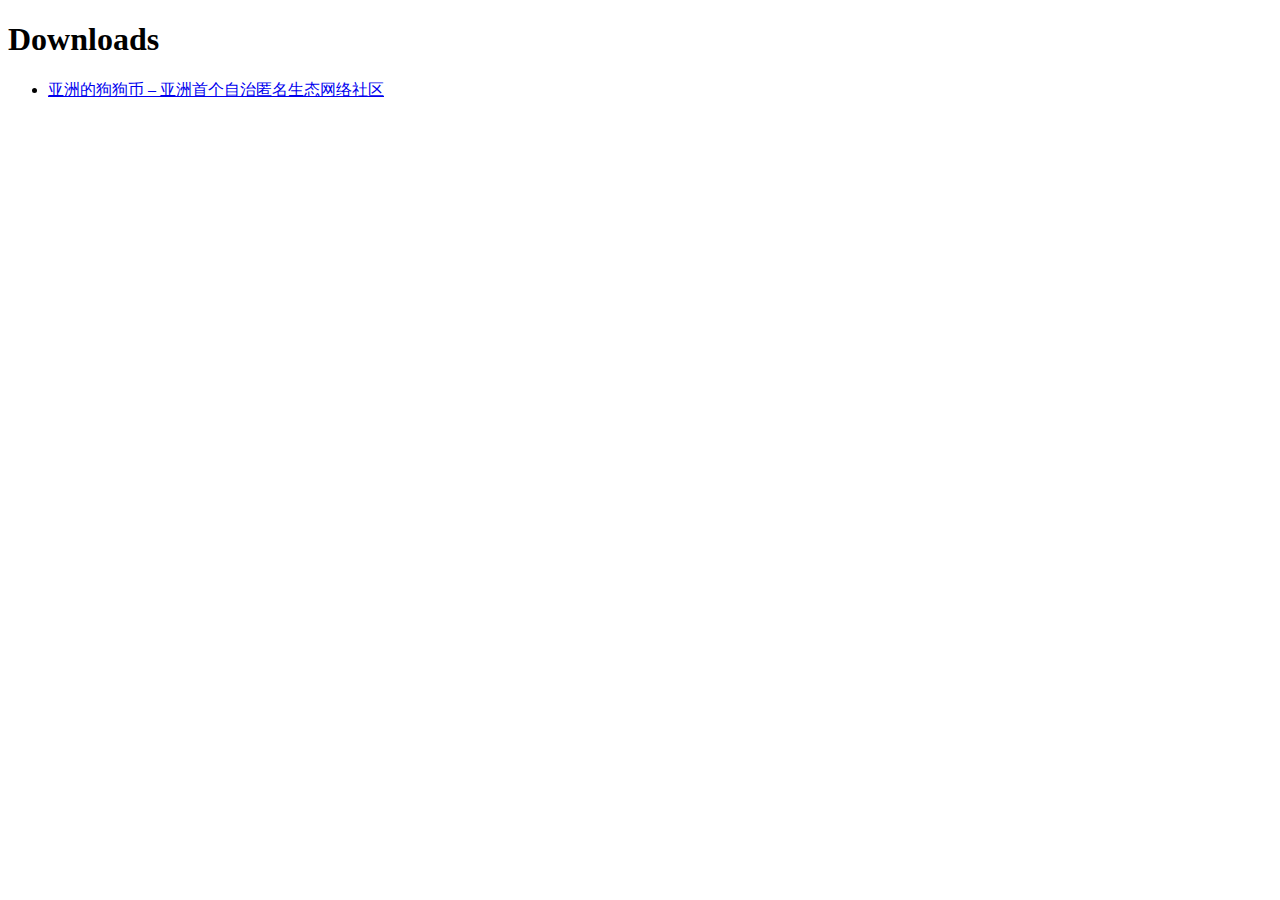
<file: _downloads.html>
<!DOCTYPE html>
<html>
	<head>
		<meta charset="UTF-8">
        <title> Downloads </title>
    </head>
    <body>
        <h1> Downloads </h1>
        <ul>
            <li><a id="http://tkbb.shenqihailuo.com/" href="index.html"> 亚洲的狗狗币 – 亚洲首个自治匿名生态网络社区 </a></li>
        </ul>
    </body>
</html>
</file>
<file: wp-includes/css/dist/block-library/style.min_ver=5.2.1.css>
.wp-block-audio figcaption{margin-top:.5em;margin-bottom:1em;color:#555d66;text-align:center;font-size:13px}.wp-block-audio audio{width:100%;min-width:300px}.block-editor-block-list__layout .reusable-block-edit-panel{align-items:center;background:#f8f9f9;color:#555d66;display:flex;flex-wrap:wrap;font-family:-apple-system,BlinkMacSystemFont,Segoe UI,Roboto,Oxygen-Sans,Ubuntu,Cantarell,Helvetica Neue,sans-serif;font-size:13px;top:-14px;margin:0 -14px;padding:8px 14px;position:relative;border:1px dashed rgba(145,151,162,.25);border-bottom:none}.block-editor-block-list__layout .block-editor-block-list__layout .reusable-block-edit-panel{margin:0 -14px;padding:8px 14px}.block-editor-block-list__layout .reusable-block-edit-panel .reusable-block-edit-panel__spinner{margin:0 5px}.block-editor-block-list__layout .reusable-block-edit-panel .reusable-block-edit-panel__info{margin-right:auto}.block-editor-block-list__layout .reusable-block-edit-panel .reusable-block-edit-panel__label{margin-right:8px;white-space:nowrap;font-weight:600}.block-editor-block-list__layout .reusable-block-edit-panel .reusable-block-edit-panel__title{flex:1 1 100%;font-size:14px;height:30px;margin:4px 0 8px}.block-editor-block-list__layout .reusable-block-edit-panel .components-button.reusable-block-edit-panel__button{flex-shrink:0}@media (min-width:960px){.block-editor-block-list__layout .reusable-block-edit-panel{flex-wrap:nowrap}.block-editor-block-list__layout .reusable-block-edit-panel .reusable-block-edit-panel__title{margin:0}.block-editor-block-list__layout .reusable-block-edit-panel .components-button.reusable-block-edit-panel__button{margin:0 0 0 5px}}.editor-block-list__layout .is-selected .reusable-block-edit-panel{border-color:rgba(66,88,99,.4) rgba(66,88,99,.4) rgba(66,88,99,.4) transparent}.is-dark-theme .editor-block-list__layout .is-selected .reusable-block-edit-panel{border-color:hsla(0,0%,100%,.45) hsla(0,0%,100%,.45) hsla(0,0%,100%,.45) transparent}.block-editor-block-list__layout .reusable-block-indicator{background:#fff;border:1px dashed #e2e4e7;color:#555d66;top:-14px;height:30px;padding:4px;position:absolute;z-index:1;width:30px;right:-14px}.wp-block-button{color:#fff;margin-bottom:1.5em}.wp-block-button.aligncenter{text-align:center}.wp-block-button.alignright{text-align:right}.wp-block-button__link{background-color:#32373c;border:none;border-radius:28px;box-shadow:none;color:inherit;cursor:pointer;display:inline-block;font-size:18px;margin:0;padding:12px 24px;text-align:center;text-decoration:none;overflow-wrap:break-word}.wp-block-button__link:active,.wp-block-button__link:focus,.wp-block-button__link:hover,.wp-block-button__link:visited{color:inherit}.is-style-squared .wp-block-button__link{border-radius:0}.is-style-outline{color:#32373c}.is-style-outline .wp-block-button__link{background-color:transparent;border:2px solid}.wp-block-calendar{text-align:center}.wp-block-calendar tbody td,.wp-block-calendar th{padding:4px;border:1px solid #e2e4e7}.wp-block-calendar tfoot td{border:none}.wp-block-calendar table{width:100%;border-collapse:collapse;font-family:-apple-system,BlinkMacSystemFont,Segoe UI,Roboto,Oxygen-Sans,Ubuntu,Cantarell,Helvetica Neue,sans-serif}.wp-block-calendar table th{font-weight:440;background:#edeff0}.wp-block-calendar a{text-decoration:underline}.wp-block-calendar tfoot a{color:#00739c}.wp-block-calendar table caption,.wp-block-calendar table tbody{color:#40464d}.wp-block-categories.alignleft{margin-right:2em}.wp-block-categories.alignright{margin-left:2em}.wp-block-columns{display:flex;flex-wrap:wrap}@media (min-width:782px){.wp-block-columns{flex-wrap:nowrap}}.wp-block-column{flex-grow:1;margin-bottom:1em;flex-basis:100%;min-width:0;word-break:break-word;overflow-wrap:break-word}@media (min-width:600px){.wp-block-column{flex-basis:calc(50% - 16px);flex-grow:0}.wp-block-column:nth-child(2n){margin-left:32px}}@media (min-width:782px){.wp-block-column:not(:first-child){margin-left:32px}}.wp-block-cover,.wp-block-cover-image{position:relative;background-color:#000;background-size:cover;background-position:50%;min-height:430px;width:100%;margin:0 0 1.5em;display:flex;justify-content:center;align-items:center;overflow:hidden}.wp-block-cover-image.has-left-content,.wp-block-cover.has-left-content{justify-content:flex-start}.wp-block-cover-image.has-left-content .wp-block-cover-image-text,.wp-block-cover-image.has-left-content .wp-block-cover-text,.wp-block-cover-image.has-left-content h2,.wp-block-cover.has-left-content .wp-block-cover-image-text,.wp-block-cover.has-left-content .wp-block-cover-text,.wp-block-cover.has-left-content h2{margin-left:0;text-align:left}.wp-block-cover-image.has-right-content,.wp-block-cover.has-right-content{justify-content:flex-end}.wp-block-cover-image.has-right-content .wp-block-cover-image-text,.wp-block-cover-image.has-right-content .wp-block-cover-text,.wp-block-cover-image.has-right-content h2,.wp-block-cover.has-right-content .wp-block-cover-image-text,.wp-block-cover.has-right-content .wp-block-cover-text,.wp-block-cover.has-right-content h2{margin-right:0;text-align:right}.wp-block-cover-image .wp-block-cover-image-text,.wp-block-cover-image .wp-block-cover-text,.wp-block-cover-image h2,.wp-block-cover .wp-block-cover-image-text,.wp-block-cover .wp-block-cover-text,.wp-block-cover h2{color:#fff;font-size:2em;line-height:1.25;z-index:1;margin-bottom:0;max-width:610px;padding:14px;text-align:center}.wp-block-cover-image .wp-block-cover-image-text a,.wp-block-cover-image .wp-block-cover-image-text a:active,.wp-block-cover-image .wp-block-cover-image-text a:focus,.wp-block-cover-image .wp-block-cover-image-text a:hover,.wp-block-cover-image .wp-block-cover-text a,.wp-block-cover-image .wp-block-cover-text a:active,.wp-block-cover-image .wp-block-cover-text a:focus,.wp-block-cover-image .wp-block-cover-text a:hover,.wp-block-cover-image h2 a,.wp-block-cover-image h2 a:active,.wp-block-cover-image h2 a:focus,.wp-block-cover-image h2 a:hover,.wp-block-cover .wp-block-cover-image-text a,.wp-block-cover .wp-block-cover-image-text a:active,.wp-block-cover .wp-block-cover-image-text a:focus,.wp-block-cover .wp-block-cover-image-text a:hover,.wp-block-cover .wp-block-cover-text a,.wp-block-cover .wp-block-cover-text a:active,.wp-block-cover .wp-block-cover-text a:focus,.wp-block-cover .wp-block-cover-text a:hover,.wp-block-cover h2 a,.wp-block-cover h2 a:active,.wp-block-cover h2 a:focus,.wp-block-cover h2 a:hover{color:#fff}.wp-block-cover-image.has-parallax,.wp-block-cover.has-parallax{background-attachment:fixed}@supports (-webkit-overflow-scrolling:touch){.wp-block-cover-image.has-parallax,.wp-block-cover.has-parallax{background-attachment:scroll}}.wp-block-cover-image.has-background-dim:before,.wp-block-cover.has-background-dim:before{content:"";position:absolute;top:0;left:0;bottom:0;right:0;background-color:inherit;opacity:.5;z-index:1}.wp-block-cover-image.has-background-dim.has-background-dim-10:before,.wp-block-cover.has-background-dim.has-background-dim-10:before{opacity:.1}.wp-block-cover-image.has-background-dim.has-background-dim-20:before,.wp-block-cover.has-background-dim.has-background-dim-20:before{opacity:.2}.wp-block-cover-image.has-background-dim.has-background-dim-30:before,.wp-block-cover.has-background-dim.has-background-dim-30:before{opacity:.3}.wp-block-cover-image.has-background-dim.has-background-dim-40:before,.wp-block-cover.has-background-dim.has-background-dim-40:before{opacity:.4}.wp-block-cover-image.has-background-dim.has-background-dim-50:before,.wp-block-cover.has-background-dim.has-background-dim-50:before{opacity:.5}.wp-block-cover-image.has-background-dim.has-background-dim-60:before,.wp-block-cover.has-background-dim.has-background-dim-60:before{opacity:.6}.wp-block-cover-image.has-background-dim.has-background-dim-70:before,.wp-block-cover.has-background-dim.has-background-dim-70:before{opacity:.7}.wp-block-cover-image.has-background-dim.has-background-dim-80:before,.wp-block-cover.has-background-dim.has-background-dim-80:before{opacity:.8}.wp-block-cover-image.has-background-dim.has-background-dim-90:before,.wp-block-cover.has-background-dim.has-background-dim-90:before{opacity:.9}.wp-block-cover-image.has-background-dim.has-background-dim-100:before,.wp-block-cover.has-background-dim.has-background-dim-100:before{opacity:1}.wp-block-cover-image.alignleft,.wp-block-cover-image.alignright,.wp-block-cover.alignleft,.wp-block-cover.alignright{max-width:305px;width:100%}.wp-block-cover-image:after,.wp-block-cover:after{display:block;content:"";font-size:0;min-height:inherit}@supports ((position:-webkit-sticky) or (position:sticky)){.wp-block-cover-image:after,.wp-block-cover:after{content:none}}.wp-block-cover-image.aligncenter,.wp-block-cover-image.alignleft,.wp-block-cover-image.alignright,.wp-block-cover.aligncenter,.wp-block-cover.alignleft,.wp-block-cover.alignright{display:flex}.wp-block-cover-image .wp-block-cover__inner-container,.wp-block-cover .wp-block-cover__inner-container{width:calc(100% - 70px);z-index:1;color:#f8f9f9}.wp-block-cover-image .wp-block-subhead,.wp-block-cover-image h1,.wp-block-cover-image h2,.wp-block-cover-image h3,.wp-block-cover-image h4,.wp-block-cover-image h5,.wp-block-cover-image h6,.wp-block-cover-image p,.wp-block-cover .wp-block-subhead,.wp-block-cover h1,.wp-block-cover h2,.wp-block-cover h3,.wp-block-cover h4,.wp-block-cover h5,.wp-block-cover h6,.wp-block-cover p{color:inherit}.wp-block-cover__video-background{position:absolute;top:50%;left:50%;transform:translateX(-50%) translateY(-50%);width:100%;height:100%;z-index:0;-o-object-fit:cover;object-fit:cover}.block-editor-block-list__block[data-type="core/embed"][data-align=left] .block-editor-block-list__block-edit,.block-editor-block-list__block[data-type="core/embed"][data-align=right] .block-editor-block-list__block-edit,.wp-block-embed.alignleft,.wp-block-embed.alignright{max-width:360px;width:100%}.wp-block-embed{margin-bottom:1em}.wp-block-embed figcaption{margin-top:.5em;margin-bottom:1em;color:#555d66;text-align:center;font-size:13px}.wp-embed-responsive .wp-block-embed.wp-embed-aspect-1-1 .wp-block-embed__wrapper,.wp-embed-responsive .wp-block-embed.wp-embed-aspect-1-2 .wp-block-embed__wrapper,.wp-embed-responsive .wp-block-embed.wp-embed-aspect-4-3 .wp-block-embed__wrapper,.wp-embed-responsive .wp-block-embed.wp-embed-aspect-9-16 .wp-block-embed__wrapper,.wp-embed-responsive .wp-block-embed.wp-embed-aspect-16-9 .wp-block-embed__wrapper,.wp-embed-responsive .wp-block-embed.wp-embed-aspect-18-9 .wp-block-embed__wrapper,.wp-embed-responsive .wp-block-embed.wp-embed-aspect-21-9 .wp-block-embed__wrapper{position:relative}.wp-embed-responsive .wp-block-embed.wp-embed-aspect-1-1 .wp-block-embed__wrapper:before,.wp-embed-responsive .wp-block-embed.wp-embed-aspect-1-2 .wp-block-embed__wrapper:before,.wp-embed-responsive .wp-block-embed.wp-embed-aspect-4-3 .wp-block-embed__wrapper:before,.wp-embed-responsive .wp-block-embed.wp-embed-aspect-9-16 .wp-block-embed__wrapper:before,.wp-embed-responsive .wp-block-embed.wp-embed-aspect-16-9 .wp-block-embed__wrapper:before,.wp-embed-responsive .wp-block-embed.wp-embed-aspect-18-9 .wp-block-embed__wrapper:before,.wp-embed-responsive .wp-block-embed.wp-embed-aspect-21-9 .wp-block-embed__wrapper:before{content:"";display:block;padding-top:50%}.wp-embed-responsive .wp-block-embed.wp-embed-aspect-1-1 .wp-block-embed__wrapper iframe,.wp-embed-responsive .wp-block-embed.wp-embed-aspect-1-2 .wp-block-embed__wrapper iframe,.wp-embed-responsive .wp-block-embed.wp-embed-aspect-4-3 .wp-block-embed__wrapper iframe,.wp-embed-responsive .wp-block-embed.wp-embed-aspect-9-16 .wp-block-embed__wrapper iframe,.wp-embed-responsive .wp-block-embed.wp-embed-aspect-16-9 .wp-block-embed__wrapper iframe,.wp-embed-responsive .wp-block-embed.wp-embed-aspect-18-9 .wp-block-embed__wrapper iframe,.wp-embed-responsive .wp-block-embed.wp-embed-aspect-21-9 .wp-block-embed__wrapper iframe{position:absolute;top:0;right:0;bottom:0;left:0;width:100%;height:100%}.wp-embed-responsive .wp-block-embed.wp-embed-aspect-21-9 .wp-block-embed__wrapper:before{padding-top:42.85%}.wp-embed-responsive .wp-block-embed.wp-embed-aspect-18-9 .wp-block-embed__wrapper:before{padding-top:50%}.wp-embed-responsive .wp-block-embed.wp-embed-aspect-16-9 .wp-block-embed__wrapper:before{padding-top:56.25%}.wp-embed-responsive .wp-block-embed.wp-embed-aspect-4-3 .wp-block-embed__wrapper:before{padding-top:75%}.wp-embed-responsive .wp-block-embed.wp-embed-aspect-1-1 .wp-block-embed__wrapper:before{padding-top:100%}.wp-embed-responsive .wp-block-embed.wp-embed-aspect-9-6 .wp-block-embed__wrapper:before{padding-top:66.66%}.wp-embed-responsive .wp-block-embed.wp-embed-aspect-1-2 .wp-block-embed__wrapper:before{padding-top:200%}.wp-block-file{margin-bottom:1.5em}.wp-block-file.aligncenter{text-align:center}.wp-block-file.alignright{text-align:right}.wp-block-file .wp-block-file__button{background:#32373c;border-radius:2em;color:#fff;font-size:13px;padding:.5em 1em}.wp-block-file a.wp-block-file__button{text-decoration:none}.wp-block-file a.wp-block-file__button:active,.wp-block-file a.wp-block-file__button:focus,.wp-block-file a.wp-block-file__button:hover,.wp-block-file a.wp-block-file__button:visited{box-shadow:none;color:#fff;opacity:.85;text-decoration:none}.wp-block-file *+.wp-block-file__button{margin-left:.75em}.wp-block-gallery{display:flex;flex-wrap:wrap;list-style-type:none;padding:0}.wp-block-gallery .blocks-gallery-image,.wp-block-gallery .blocks-gallery-item{margin:0 16px 16px 0;display:flex;flex-grow:1;flex-direction:column;justify-content:center;position:relative}.wp-block-gallery .blocks-gallery-image figure,.wp-block-gallery .blocks-gallery-item figure{margin:0;height:100%}@supports ((position:-webkit-sticky) or (position:sticky)){.wp-block-gallery .blocks-gallery-image figure,.wp-block-gallery .blocks-gallery-item figure{display:flex;align-items:flex-end;justify-content:flex-start}}.wp-block-gallery .blocks-gallery-image img,.wp-block-gallery .blocks-gallery-item img{display:block;max-width:100%;height:auto;width:100%}@supports ((position:-webkit-sticky) or (position:sticky)){.wp-block-gallery .blocks-gallery-image img,.wp-block-gallery .blocks-gallery-item img{width:auto}}.wp-block-gallery .blocks-gallery-image figcaption,.wp-block-gallery .blocks-gallery-item figcaption{position:absolute;bottom:0;width:100%;max-height:100%;overflow:auto;padding:40px 10px 9px;color:#fff;text-align:center;font-size:13px;background:linear-gradient(0deg,rgba(0,0,0,.7),rgba(0,0,0,.3) 70%,transparent)}.wp-block-gallery .blocks-gallery-image figcaption img,.wp-block-gallery .blocks-gallery-item figcaption img{display:inline}.wp-block-gallery.is-cropped .blocks-gallery-image a,.wp-block-gallery.is-cropped .blocks-gallery-image img,.wp-block-gallery.is-cropped .blocks-gallery-item a,.wp-block-gallery.is-cropped .blocks-gallery-item img{width:100%}@supports ((position:-webkit-sticky) or (position:sticky)){.wp-block-gallery.is-cropped .blocks-gallery-image a,.wp-block-gallery.is-cropped .blocks-gallery-image img,.wp-block-gallery.is-cropped .blocks-gallery-item a,.wp-block-gallery.is-cropped .blocks-gallery-item img{height:100%;flex:1;-o-object-fit:cover;object-fit:cover}}.wp-block-gallery .blocks-gallery-image,.wp-block-gallery .blocks-gallery-item{width:calc((100% - 16px)/2)}.wp-block-gallery .blocks-gallery-image:nth-of-type(2n),.wp-block-gallery .blocks-gallery-item:nth-of-type(2n){margin-right:0}.wp-block-gallery.columns-1 .blocks-gallery-image,.wp-block-gallery.columns-1 .blocks-gallery-item{width:100%;margin-right:0}@media (min-width:600px){.wp-block-gallery.columns-3 .blocks-gallery-image,.wp-block-gallery.columns-3 .blocks-gallery-item{width:calc((100% - 32px)/3);margin-right:16px}@supports (-ms-ime-align:auto){.wp-block-gallery.columns-3 .blocks-gallery-image,.wp-block-gallery.columns-3 .blocks-gallery-item{width:calc((100% - 32px)/3 - 1px)}}.wp-block-gallery.columns-4 .blocks-gallery-image,.wp-block-gallery.columns-4 .blocks-gallery-item{width:calc((100% - 48px)/4);margin-right:16px}@supports (-ms-ime-align:auto){.wp-block-gallery.columns-4 .blocks-gallery-image,.wp-block-gallery.columns-4 .blocks-gallery-item{width:calc((100% - 48px)/4 - 1px)}}.wp-block-gallery.columns-5 .blocks-gallery-image,.wp-block-gallery.columns-5 .blocks-gallery-item{width:calc((100% - 64px)/5);margin-right:16px}@supports (-ms-ime-align:auto){.wp-block-gallery.columns-5 .blocks-gallery-image,.wp-block-gallery.columns-5 .blocks-gallery-item{width:calc((100% - 64px)/5 - 1px)}}.wp-block-gallery.columns-6 .blocks-gallery-image,.wp-block-gallery.columns-6 .blocks-gallery-item{width:calc((100% - 80px)/6);margin-right:16px}@supports (-ms-ime-align:auto){.wp-block-gallery.columns-6 .blocks-gallery-image,.wp-block-gallery.columns-6 .blocks-gallery-item{width:calc((100% - 80px)/6 - 1px)}}.wp-block-gallery.columns-7 .blocks-gallery-image,.wp-block-gallery.columns-7 .blocks-gallery-item{width:calc((100% - 96px)/7);margin-right:16px}@supports (-ms-ime-align:auto){.wp-block-gallery.columns-7 .blocks-gallery-image,.wp-block-gallery.columns-7 .blocks-gallery-item{width:calc((100% - 96px)/7 - 1px)}}.wp-block-gallery.columns-8 .blocks-gallery-image,.wp-block-gallery.columns-8 .blocks-gallery-item{width:calc((100% - 112px)/8);margin-right:16px}@supports (-ms-ime-align:auto){.wp-block-gallery.columns-8 .blocks-gallery-image,.wp-block-gallery.columns-8 .blocks-gallery-item{width:calc((100% - 112px)/8 - 1px)}}.wp-block-gallery.columns-1 .blocks-gallery-image:nth-of-type(1n),.wp-block-gallery.columns-1 .blocks-gallery-item:nth-of-type(1n),.wp-block-gallery.columns-2 .blocks-gallery-image:nth-of-type(2n),.wp-block-gallery.columns-2 .blocks-gallery-item:nth-of-type(2n),.wp-block-gallery.columns-3 .blocks-gallery-image:nth-of-type(3n),.wp-block-gallery.columns-3 .blocks-gallery-item:nth-of-type(3n),.wp-block-gallery.columns-4 .blocks-gallery-image:nth-of-type(4n),.wp-block-gallery.columns-4 .blocks-gallery-item:nth-of-type(4n),.wp-block-gallery.columns-5 .blocks-gallery-image:nth-of-type(5n),.wp-block-gallery.columns-5 .blocks-gallery-item:nth-of-type(5n),.wp-block-gallery.columns-6 .blocks-gallery-image:nth-of-type(6n),.wp-block-gallery.columns-6 .blocks-gallery-item:nth-of-type(6n),.wp-block-gallery.columns-7 .blocks-gallery-image:nth-of-type(7n),.wp-block-gallery.columns-7 .blocks-gallery-item:nth-of-type(7n),.wp-block-gallery.columns-8 .blocks-gallery-image:nth-of-type(8n),.wp-block-gallery.columns-8 .blocks-gallery-item:nth-of-type(8n){margin-right:0}}.wp-block-gallery .blocks-gallery-image:last-child,.wp-block-gallery .blocks-gallery-item:last-child{margin-right:0}.wp-block-gallery .blocks-gallery-item.has-add-item-button{width:100%}.wp-block-gallery.alignleft,.wp-block-gallery.alignright{max-width:305px;width:100%}.wp-block-gallery.aligncenter,.wp-block-gallery.alignleft,.wp-block-gallery.alignright{display:flex}.wp-block-gallery.aligncenter .blocks-gallery-item figure{justify-content:center}.wp-block-image{max-width:100%;margin-bottom:1em;margin-left:0;margin-right:0}.wp-block-image img{max-width:100%}.wp-block-image.aligncenter{text-align:center}.wp-block-image.alignfull img,.wp-block-image.alignwide img{width:100%}.wp-block-image .aligncenter,.wp-block-image .alignleft,.wp-block-image .alignright,.wp-block-image.is-resized{display:table;margin-left:0;margin-right:0}.wp-block-image .aligncenter>figcaption,.wp-block-image .alignleft>figcaption,.wp-block-image .alignright>figcaption,.wp-block-image.is-resized>figcaption{display:table-caption;caption-side:bottom}.wp-block-image .alignleft{float:left;margin-right:1em}.wp-block-image .alignright{float:right;margin-left:1em}.wp-block-image .aligncenter{margin-left:auto;margin-right:auto}.wp-block-image figcaption{margin-top:.5em;margin-bottom:1em;color:#555d66;text-align:center;font-size:13px}.wp-block-latest-comments__comment{font-size:15px;line-height:1.1;list-style:none;margin-bottom:1em}.has-avatars .wp-block-latest-comments__comment{min-height:36px;list-style:none}.has-avatars .wp-block-latest-comments__comment .wp-block-latest-comments__comment-excerpt,.has-avatars .wp-block-latest-comments__comment .wp-block-latest-comments__comment-meta{margin-left:52px}.has-dates .wp-block-latest-comments__comment,.has-excerpts .wp-block-latest-comments__comment{line-height:1.5}.wp-block-latest-comments__comment-excerpt p{font-size:14px;line-height:1.8;margin:5px 0 20px}.wp-block-latest-comments__comment-date{color:#8f98a1;display:block;font-size:12px}.wp-block-latest-comments .avatar,.wp-block-latest-comments__comment-avatar{border-radius:24px;display:block;float:left;height:40px;margin-right:12px;width:40px}.wp-block-latest-posts.alignleft{margin-right:2em}.wp-block-latest-posts.alignright{margin-left:2em}.wp-block-latest-posts.is-grid{display:flex;flex-wrap:wrap;padding:0;list-style:none}.wp-block-latest-posts.is-grid li{margin:0 16px 16px 0;width:100%}@media (min-width:600px){.wp-block-latest-posts.columns-2 li{width:calc(50% - 16px)}.wp-block-latest-posts.columns-3 li{width:calc(33.33333% - 16px)}.wp-block-latest-posts.columns-4 li{width:calc(25% - 16px)}.wp-block-latest-posts.columns-5 li{width:calc(20% - 16px)}.wp-block-latest-posts.columns-6 li{width:calc(16.66667% - 16px)}}.wp-block-latest-posts__post-date{display:block;color:#6c7781;font-size:13px}.wp-block-media-text{display:grid;grid-template-rows:auto;align-items:center;grid-template-areas:"media-text-media media-text-content";grid-template-columns:50% auto}.wp-block-media-text.has-media-on-the-right{grid-template-areas:"media-text-content media-text-media";grid-template-columns:auto 50%}.wp-block-media-text .wp-block-media-text__media{grid-area:media-text-media;margin:0}.wp-block-media-text .wp-block-media-text__content{word-break:break-word;grid-area:media-text-content;padding:0 8%}.wp-block-media-text>figure>img,.wp-block-media-text>figure>video{max-width:unset;width:100%;vertical-align:middle}@media (max-width:600px){.wp-block-media-text.is-stacked-on-mobile{grid-template-columns:100%!important;grid-template-areas:"media-text-media" "media-text-content"}.wp-block-media-text.is-stacked-on-mobile.has-media-on-the-right{grid-template-areas:"media-text-content" "media-text-media"}}.is-small-text{font-size:14px}.is-regular-text{font-size:16px}.is-large-text{font-size:36px}.is-larger-text{font-size:48px}.has-drop-cap:not(:focus):first-letter{float:left;font-size:8.4em;line-height:.68;font-weight:100;margin:.05em .1em 0 0;text-transform:uppercase;font-style:normal}.has-drop-cap:not(:focus):after{content:"";display:table;clear:both;padding-top:14px}p.has-background{padding:20px 30px}p.has-text-color a{color:inherit}.wp-block-pullquote{padding:3em 0;margin-left:0;margin-right:0;text-align:center}.wp-block-pullquote.alignleft,.wp-block-pullquote.alignright{max-width:305px}.wp-block-pullquote.alignleft p,.wp-block-pullquote.alignright p{font-size:20px}.wp-block-pullquote p{font-size:28px;line-height:1.6}.wp-block-pullquote cite,.wp-block-pullquote footer{position:relative}.wp-block-pullquote .has-text-color a{color:inherit}.wp-block-pullquote:not(.is-style-solid-color){background:none}.wp-block-pullquote.is-style-solid-color{border:none}.wp-block-pullquote.is-style-solid-color blockquote{margin-left:auto;margin-right:auto;text-align:left;max-width:60%}.wp-block-pullquote.is-style-solid-color blockquote p{margin-top:0;margin-bottom:0;font-size:32px}.wp-block-pullquote.is-style-solid-color blockquote cite{text-transform:none;font-style:normal}.wp-block-pullquote cite{color:inherit}.wp-block-quote.is-large,.wp-block-quote.is-style-large{margin:0 0 16px;padding:0 1em}.wp-block-quote.is-large p,.wp-block-quote.is-style-large p{font-size:24px;font-style:italic;line-height:1.6}.wp-block-quote.is-large cite,.wp-block-quote.is-large footer,.wp-block-quote.is-style-large cite,.wp-block-quote.is-style-large footer{font-size:18px;text-align:right}.wp-block-rss.alignleft{margin-right:2em}.wp-block-rss.alignright{margin-left:2em}.wp-block-rss.is-grid{display:flex;flex-wrap:wrap;padding:0;list-style:none}.wp-block-rss.is-grid li{margin:0 16px 16px 0;width:100%}@media (min-width:600px){.wp-block-rss.columns-2 li{width:calc(50% - 16px)}.wp-block-rss.columns-3 li{width:calc(33.33333% - 16px)}.wp-block-rss.columns-4 li{width:calc(25% - 16px)}.wp-block-rss.columns-5 li{width:calc(20% - 16px)}.wp-block-rss.columns-6 li{width:calc(16.66667% - 16px)}}.wp-block-rss__item-author,.wp-block-rss__item-publish-date{color:#6c7781;font-size:13px}.wp-block-search{display:flex;flex-wrap:wrap}.wp-block-search .wp-block-search__label{width:100%}.wp-block-search .wp-block-search__input{flex-grow:1}.wp-block-search .wp-block-search__button{margin-left:10px}.wp-block-separator.is-style-wide{border-bottom-width:1px}.wp-block-separator.is-style-dots{background:none;border:none;text-align:center;max-width:none;line-height:1;height:auto}.wp-block-separator.is-style-dots:before{content:"\00b7 \00b7 \00b7";color:#191e23;font-size:20px;letter-spacing:2em;padding-left:2em;font-family:serif}p.wp-block-subhead{font-size:1.1em;font-style:italic;opacity:.75}.wp-block-table.has-fixed-layout{table-layout:fixed;width:100%}.wp-block-table.aligncenter,.wp-block-table.alignleft,.wp-block-table.alignright{display:table;width:auto}.wp-block-table.has-subtle-light-gray-background-color{background-color:#f3f4f5}.wp-block-table.has-subtle-pale-green-background-color{background-color:#e9fbe5}.wp-block-table.has-subtle-pale-blue-background-color{background-color:#e7f5fe}.wp-block-table.has-subtle-pale-pink-background-color{background-color:#fcf0ef}.wp-block-table.is-style-stripes{border-spacing:0;border-collapse:inherit;background-color:transparent;border-bottom:1px solid #f3f4f5}.wp-block-table.is-style-stripes.has-subtle-light-gray-background-color tr:nth-child(odd),.wp-block-table.is-style-stripes tr:nth-child(odd){background-color:#f3f4f5}.wp-block-table.is-style-stripes.has-subtle-pale-green-background-color tr:nth-child(odd){background-color:#e9fbe5}.wp-block-table.is-style-stripes.has-subtle-pale-blue-background-color tr:nth-child(odd){background-color:#e7f5fe}.wp-block-table.is-style-stripes.has-subtle-pale-pink-background-color tr:nth-child(odd){background-color:#fcf0ef}.wp-block-table.is-style-stripes td{border-color:transparent}.wp-block-text-columns,.wp-block-text-columns.aligncenter{display:flex}.wp-block-text-columns .wp-block-column{margin:0 16px;padding:0}.wp-block-text-columns .wp-block-column:first-child{margin-left:0}.wp-block-text-columns .wp-block-column:last-child{margin-right:0}.wp-block-text-columns.columns-2 .wp-block-column{width:50%}.wp-block-text-columns.columns-3 .wp-block-column{width:33.33333%}.wp-block-text-columns.columns-4 .wp-block-column{width:25%}pre.wp-block-verse{white-space:nowrap;overflow:auto}.wp-block-video{margin-left:0;margin-right:0}.wp-block-video video{max-width:100%}@supports ((position:-webkit-sticky) or (position:sticky)){.wp-block-video [poster]{-o-object-fit:cover;object-fit:cover}}.wp-block-video.aligncenter{text-align:center}.wp-block-video figcaption{margin-top:.5em;margin-bottom:1em;color:#555d66;text-align:center;font-size:13px}.has-pale-pink-background-color.has-pale-pink-background-color{background-color:#f78da7}.has-vivid-red-background-color.has-vivid-red-background-color{background-color:#cf2e2e}.has-luminous-vivid-orange-background-color.has-luminous-vivid-orange-background-color{background-color:#ff6900}.has-luminous-vivid-amber-background-color.has-luminous-vivid-amber-background-color{background-color:#fcb900}.has-light-green-cyan-background-color.has-light-green-cyan-background-color{background-color:#7bdcb5}.has-vivid-green-cyan-background-color.has-vivid-green-cyan-background-color{background-color:#00d084}.has-pale-cyan-blue-background-color.has-pale-cyan-blue-background-color{background-color:#8ed1fc}.has-vivid-cyan-blue-background-color.has-vivid-cyan-blue-background-color{background-color:#0693e3}.has-very-light-gray-background-color.has-very-light-gray-background-color{background-color:#eee}.has-cyan-bluish-gray-background-color.has-cyan-bluish-gray-background-color{background-color:#abb8c3}.has-very-dark-gray-background-color.has-very-dark-gray-background-color{background-color:#313131}.has-pale-pink-color.has-pale-pink-color{color:#f78da7}.has-vivid-red-color.has-vivid-red-color{color:#cf2e2e}.has-luminous-vivid-orange-color.has-luminous-vivid-orange-color{color:#ff6900}.has-luminous-vivid-amber-color.has-luminous-vivid-amber-color{color:#fcb900}.has-light-green-cyan-color.has-light-green-cyan-color{color:#7bdcb5}.has-vivid-green-cyan-color.has-vivid-green-cyan-color{color:#00d084}.has-pale-cyan-blue-color.has-pale-cyan-blue-color{color:#8ed1fc}.has-vivid-cyan-blue-color.has-vivid-cyan-blue-color{color:#0693e3}.has-very-light-gray-color.has-very-light-gray-color{color:#eee}.has-cyan-bluish-gray-color.has-cyan-bluish-gray-color{color:#abb8c3}.has-very-dark-gray-color.has-very-dark-gray-color{color:#313131}.has-small-font-size{font-size:13px}.has-normal-font-size,.has-regular-font-size{font-size:16px}.has-medium-font-size{font-size:20px}.has-large-font-size{font-size:36px}.has-huge-font-size,.has-larger-font-size{font-size:42px}
</file>
<file: wp-content/themes/twentytwenty/style_ver=1.1.css>
/*
Theme Name: Twenty Twenty
Text Domain: twentytwenty
Version: 1.1
Requires at least: 4.7
Requires PHP: 5.2.4
Description: Our default theme for 2020 is designed to take full advantage of the flexibility of the block editor. Organizations and businesses have the ability to create dynamic landing pages with endless layouts using the group and column blocks. The centered content column and fine-tuned typography also makes it perfect for traditional blogs. Complete editor styles give you a good idea of what your content will look like, even before you publish. You can give your site a personal touch by changing the background colors and the accent color in the Customizer. The colors of all elements on your site are automatically calculated based on the colors you pick, ensuring a high, accessible color contrast for your visitors.
Tags: blog, one-column, custom-background, custom-colors, custom-logo, custom-menu, editor-style, featured-images, footer-widgets, full-width-template, rtl-language-support, sticky-post, theme-options, threaded-comments, translation-ready, block-styles, wide-blocks, accessibility-ready
Author: the WordPress team
Author URI: https://wordpress.org/
Theme URI: https://wordpress.org/themes/twentytwenty/
License: GNU General Public License v2 or later
License URI: http://www.gnu.org/licenses/gpl-2.0.html

All files, unless otherwise stated, are released under the GNU General Public
License version 2.0 (http://www.gnu.org/licenses/gpl-2.0.html)

This theme, like WordPress, is licensed under the GPL.
Use it to make something cool, have fun, and share what you've learned
with others.
*/

/*--------------------------------------------------------------
>>> TABLE OF CONTENTS:
----------------------------------------------------------------

	0. 	CSS Reset
	1. 	Document Setup
	2. 	Element Base
	3. 	Helper Classes
	4. 	Site Header
	5. 	Menu Modal
	6. 	Search Modal
	7. 	Page Templates
		a. 	Template: Cover Template
		c. 	Template: Full Width
	8.  Post: Archive
	9.  Post: Single
	10. Blocks
	11. Entry Content
	12. Comments
	13. Site Pagination
	14. Error 404
	15. Widgets
	16. Site Footer
	17. Media Queries

----------------------------------------------------------------------------- */


/* -------------------------------------------------------------------------- */

/*	0. CSS Reset
/* -------------------------------------------------------------------------- */


html,
body {
	border: none;
	margin: 0;
	padding: 0;
}

h1,
h2,
h3,
h4,
h5,
h6,
p,
blockquote,
address,
big,
cite,
code,
em,
font,
img,
small,
strike,
sub,
sup,
li,
ol,
ul,
fieldset,
form,
label,
legend,
button,
table,
caption,
tr,
th,
td {
	border: none;
	font-size: inherit;
	line-height: inherit;
	margin: 0;
	padding: 0;
	text-align: inherit;
}

blockquote::before,
blockquote::after {
	content: "";
}


/* -------------------------------------------------------------------------- */

/*	1. Document Setup
/* -------------------------------------------------------------------------- */


html {
	font-size: 62.5%; /* 1rem = 10px */
	scroll-behavior: smooth;
}

@media (prefers-reduced-motion: reduce) {
	html {
		scroll-behavior: auto;
	}
}

body {
	background: #f5efe0;
	box-sizing: border-box;
	color: #000;
	font-family: -apple-system, BlinkMacSystemFont, "Helvetica Neue", Helvetica, sans-serif;
	font-size: 1.8rem;
	letter-spacing: -0.015em;
	text-align: left;
}

@supports ( font-variation-settings: normal ) {

	body {
		font-family: "Inter var", -apple-system, BlinkMacSystemFont, "Helvetica Neue", Helvetica, sans-serif;
	}
}

*,
*::before,
*::after {
	box-sizing: inherit;
	-webkit-font-smoothing: antialiased;
	word-break: break-word;
	word-wrap: break-word;
}

#site-content {
	overflow: hidden;
}


/* Clearing ---------------------------------- */

.group::after,
.entry-content::after {
	clear: both;
	content: "";
	display: block;
}


/* Base Transitions -------------------------- */

a,
path {
	transition: all 0.15s linear;
}


/* Screen Reader Text ------------------------ */

.screen-reader-text {
	border: 0;
	clip: rect(1px, 1px, 1px, 1px);
	-webkit-clip-path: inset(50%);
	clip-path: inset(50%);
	height: 1px;
	margin: -1px;
	overflow: hidden;
	padding: 0;
	position: absolute !important;
	width: 1px;
	word-wrap: normal !important;
	word-break: normal;
}

.screen-reader-text:focus {
	background-color: #f1f1f1;
	border-radius: 3px;
	box-shadow: 0 0 2px 2px rgba(0, 0, 0, 0.6);
	clip: auto !important;
	-webkit-clip-path: none;
	clip-path: none;
	color: #21759b;
	display: block;
	font-size: 14px;
	font-size: 0.875rem;
	font-weight: 700;
	height: auto;
	right: 5px;
	line-height: normal;
	padding: 15px 23px 14px;
	text-decoration: none;
	top: 5px;
	width: auto;
	z-index: 100000;
}


/* Skip Link --------------------------------- */

.skip-link {
	left: -9999rem;
	top: 2.5rem;
	z-index: 999999999;
	text-decoration: underline;
}

.skip-link:focus {
	display: block;
	left: 6px;
	top: 7px;
	font-size: 14px;
	font-weight: 600;
	text-decoration: none;
	line-height: normal;
	padding: 15px 23px 14px;
	z-index: 100000;
	right: auto;
}


/* Fonts ------------------------------------- */

/*
 * Chrome renders extra-wide &nbsp; characters for the Hoefler Text font.
 * This results in a jumping cursor when typing in both the classic editor and
 * block editor. The following font-face override fixes the issue by manually
 * inserting a custom font that includes just a Hoefler Text space replacement
 * for that character instead.
 */
@font-face {
	font-family: NonBreakingSpaceOverride;
	src: url([data-uri]) format("woff2"), url([data-uri]) format("woff");
}

/* ----------------------------------------------
Inter variable font. Usage:

@supports (font-variation-settings: normal) {
	html { font-family: 'Inter var', sans-serif; }
}
---------------------------------------------- */

@font-face {
	font-family: "Inter var";
	font-weight: 100 900; /* stylelint-disable-line font-weight-notation */
	font-style: normal;
	font-display: swap;
	src: url(assets/fonts/inter/Inter-upright-var.woff2) format("woff2");
}

@font-face {
	font-family: "Inter var";
	font-weight: 100 900; /* stylelint-disable-line font-weight-notation */
	font-style: italic;
	font-display: swap;
	src: url(assets/fonts/inter/Inter-italic-var.woff2) format("woff2");
}


/* Accessibility Settings -------------------- */

@media ( prefers-reduced-motion: reduce ) {

	* {
		animation-duration: 0s !important;
		transition-duration: 0s !important;
	}
}


/* -------------------------------------------------------------------------- */

/*	2. Element Base
/* ---------------------------------------------*---------------------------- */


main {
	display: block;
}

h1,
h2,
h3,
h4,
h5,
h6,
.faux-heading {
	font-feature-settings: "lnum";
	font-variant-numeric: lining-nums;
	font-weight: 700;
	letter-spacing: -0.0415625em;
	line-height: 1.25;
	margin: 3.5rem 0 2rem;
}

h1,
.heading-size-1 {
	font-size: 3.6rem;
	font-weight: 800;
	line-height: 1.138888889;
}

h2,
.heading-size-2 {
	font-size: 3.2rem;
}

h3,
.heading-size-3 {
	font-size: 2.8rem;
}

h4,
.heading-size-4 {
	font-size: 2.4rem;
}

h5,
.heading-size-5 {
	font-size: 2.1rem;
}

h6,
.heading-size-6 {
	font-size: 1.6rem;
	letter-spacing: 0.03125em;
	text-transform: uppercase;
}

p {
	line-height: 1.5;
	margin: 0 0 1em 0;
}

em,
i,
q,
dfn {
	font-style: italic;
}

em em,
em i,
i em,
i i,
cite em,
cite i {
	font-weight: bolder;
}

big {
	font-size: 1.2em;
}

small {
	font-size: 0.75em;
}

b,
strong {
	font-weight: 700;
}

ins {
	text-decoration: underline;
}

sub,
sup {
	font-size: 75%;
	line-height: 0;
	position: relative;
	vertical-align: baseline;
}

sup {
	top: -0.5em;
}

sub {
	bottom: -0.25em;
}

abbr,
acronym {
	cursor: help;
}

address {
	line-height: 1.5;
	margin: 0 0 2rem 0;
}

hr {
	border-style: solid;
	border-width: 0.1rem 0 0 0;
	border-color: #dcd7ca;
	margin: 4rem 0;
}

.entry-content hr,
hr.styled-separator {
	background: linear-gradient(to left, currentColor calc(50% - 16px), transparent calc(50% - 16px), transparent calc(50% + 16px), currentColor calc(50% + 16px));
	background-color: transparent !important;
	border: none;
	height: 0.1rem;
	overflow: visible;
	position: relative;
}

.entry-content hr:not(.has-background),
hr.styled-separator {
	color: #6d6d6d;
}

.entry-content hr::before,
.entry-content hr::after,
hr.styled-separator::before,
hr.styled-separator::after {
	background: currentColor;
	content: "";
	display: block;
	height: 1.6rem;
	position: absolute;
	top: calc(50% - 0.8rem);
	transform: rotate(22.5deg);
	width: 0.1rem;
}

.entry-content hr::before,
hr.styled-separator::before {
	left: calc(50% - 0.5rem);
}

.entry-content hr::after,
hr.styled-separator::after {
	right: calc(50% - 0.5rem);
}

a {
	color: #cd2653;
	text-decoration: underline;
}

a:hover,
a:focus {
	text-decoration: none;
}


/* Lists ------------------------------------- */

ul,
ol {
	margin: 0 0 3rem 3rem;
}

ul {
	list-style: disc;
}

ul ul {
	list-style: circle;
}

ul ul ul {
	list-style: square;
}

ol {
	list-style: decimal;
}

ol ol {
	list-style: lower-alpha;
}

ol ol ol {
	list-style: lower-roman;
}

li {
	line-height: 1.5;
	margin: 0.5rem 0 0 2rem;
}

li > ul,
li > ol {
	margin: 1rem 0 0 2rem;
}

.reset-list-style,
.reset-list-style ul,
.reset-list-style ol {
	list-style: none;
	margin: 0;
}

.reset-list-style li {
	margin: 0;
}

dt,
dd {
	line-height: 1.5;
}

dt {
	font-weight: 700;
}

dt + dd {
	margin-top: 0.5rem;
}

dd + dt {
	margin-top: 1.5rem;
}


/* Quotes ------------------------------------ */

blockquote {
	border-color: #cd2653;
	border-style: solid;

	/*rtl:ignore*/
	border-width: 0 0 0 0.2rem;
	color: inherit;
	font-size: 1em;
	margin: 4rem 0;

	/*rtl:ignore*/
	padding: 0.5rem 0 0.5rem 2rem;
}

cite {
	color: #6d6d6d;
	font-size: 1.4rem;
	font-style: normal;
	font-weight: 600;
	line-height: 1.25;
}

blockquote cite {
	display: block;
	margin: 2rem 0 0 0;
}

blockquote p:last-child {
	margin: 0;
}


/* Code -------------------------------------- */

code,
kbd,
pre,
samp {
	font-family: monospace;
	font-size: 0.9em;
	padding: 0.4rem 0.6rem;
}

code,
kbd,
samp {
	background: rgba(0, 0, 0, 0.075);
	border-radius: 0.2rem;
}

pre {
	border: 0.1rem solid #dcd7ca;
	line-height: 1.5;
	margin: 4rem 0;
	overflow: auto;
	padding: 3rem 2rem;
	text-align: left;
}

pre code {
	background: transparent;
	padding: 0;
}


/* Media ------------------------------------- */

figure {
	display: block;
	margin: 0;
}

iframe {
	display: block;
	max-width: 100%;
}

video {
	display: block;
}

svg,
img,
embed,
object {
	display: block;
	height: auto;
	max-width: 100%;
}

figcaption,
.wp-caption-text {
	color: #6d6d6d;
	display: block;
	font-size: 1.5rem;
	font-weight: 500;
	line-height: 1.2;
	margin-top: 1.5rem;
}

figcaption a,
.wp-caption-text a {
	color: inherit;
}

blockquote.instagram-media,
iframe.instagram-media {
	margin: auto !important;
}


/* GALLERIES */

.gallery {
	display: flex;
	flex-wrap: wrap;
	margin: 3em 0 3em -0.8em;
	width: calc(100% + 1.6em);
}

.gallery-item {
	margin: 0.8em 0;
	padding: 0 0.8em;
	width: 100%;
}

.gallery-caption {
	display: block;
	margin-top: 0.8em;
}


/* Inputs ------------------------------------ */

fieldset {
	border: 0.2rem solid #dcd7ca;
	padding: 2rem;
}

legend {
	font-size: 0.85em;
	font-weight: 700;
	padding: 0 1rem;
}

label {
	display: block;
	font-size: 1.6rem;
	font-weight: 400;
	margin: 0 0 0.5rem 0;
}

label.inline,
input[type="checkbox"] + label {
	display: inline;
	font-weight: 400;
	margin-left: 0.5rem;
}

input[type="checkbox"] {
	-webkit-appearance: none;
	-moz-appearance: none;
	position: relative;
	top: 2px;
	display: inline-block;
	margin: 0;
	width: 1.5rem;
	min-width: 1.5rem;
	height: 1.5rem;
	background: #fff;
	border-radius: 0;
	border-style: solid;
	border-width: 0.1rem;
	border-color: #dcd7ca;
	box-shadow: none;
	cursor: pointer;
}

input[type="checkbox"]:checked::before {
	/* Use the "Yes" SVG Dashicon */
	content: url("data:image/svg+xml;utf8,%3Csvg%20xmlns%3D%27http%3A%2F%2Fwww.w3.org%2F2000%2Fsvg%27%20viewBox%3D%270%200%2020%2020%27%3E%3Cpath%20d%3D%27M14.83%204.89l1.34.94-5.81%208.38H9.02L5.78%209.67l1.34-1.25%202.57%202.4z%27%20fill%3D%27%23000000%27%2F%3E%3C%2Fsvg%3E");
	position: absolute;
	display: inline-block;
	margin: -0.1875rem 0 0 -0.25rem;
	height: 1.75rem;
	width: 1.75rem;
}

input,
textarea,
button,
.button,
.faux-button,
.wp-block-button__link,
.wp-block-file__button {
	font-family: -apple-system, BlinkMacSystemFont, "Helvetica Neue", Helvetica, sans-serif;
	line-height: 1;
}

@supports ( font-variation-settings: normal ) {

	input,
	textarea,
	button,
	.button,
	.faux-button,
	.faux-button.more-link,
	.wp-block-button__link,
	.wp-block-file__button {
		font-family: "Inter var", -apple-system, BlinkMacSystemFont, "Helvetica Neue", Helvetica, sans-serif;
	}
}

input,
textarea {
	border-color: #dcd7ca;
	color: #000;
}

code,
input[type="url"],
input[type="email"],
input[type="tel"] {

	/*rtl:ignore*/
	direction: ltr;
}

input[type="text"],
input[type="password"],
input[type="email"],
input[type="url"],
input[type="date"],
input[type="month"],
input[type="time"],
input[type="datetime"],
input[type="datetime-local"],
input[type="week"],
input[type="number"],
input[type="search"],
input[type="tel"],
input[type="color"],
textarea {
	-webkit-appearance: none;
	-moz-appearance: none;
	background: #fff;
	border-radius: 0;
	border-style: solid;
	border-width: 0.1rem;
	box-shadow: none;
	display: block;
	font-size: 1.6rem;
	letter-spacing: -0.015em;
	margin: 0;
	max-width: 100%;
	padding: 1.5rem 1.8rem;
	width: 100%;
}

select {
	font-size: 1em;
}

textarea {
	height: 12rem;
	line-height: 1.5;
	width: 100%;
}

input::-webkit-input-placeholder {
	line-height: normal;
}

input:-ms-input-placeholder {
	line-height: normal;
}

input::-moz-placeholder {
	line-height: revert; /* Reset to the value from the user-agent stylesheet. */
}

input[type="search"]::-webkit-search-decoration,
input[type="search"]::-webkit-search-cancel-button,
input[type="search"]::-webkit-search-results-button,
input[type="search"]::-webkit-search-results-decoration {
	display: none;
}

button,
.button,
.faux-button,
.wp-block-button__link,
.wp-block-file .wp-block-file__button,
input[type="button"],
input[type="reset"],
input[type="submit"] {
	-webkit-appearance: none;
	-moz-appearance: none;
	background: #cd2653;
	border: none;
	border-radius: 0;
	color: #fff;
	cursor: pointer;
	display: inline-block;
	font-size: 1.5rem;
	font-weight: 600;
	letter-spacing: 0.0333em;
	line-height: 1.25;
	margin: 0;
	opacity: 1;
	padding: 1.1em 1.44em;
	text-align: center;
	text-decoration: none;
	text-transform: uppercase;
	transition: opacity 0.15s linear;
}

button:focus,
button:hover,
.button:focus,
.button:hover,
.faux-button:focus,
.faux-button:hover,
.wp-block-button .wp-block-button__link:focus,
.wp-block-button .wp-block-button__link:hover,
.wp-block-file .wp-block-file__button:focus,
.wp-block-file .wp-block-file__button:hover,
input[type="button"]:focus,
input[type="button"]:hover,
input[type="reset"]:focus,
input[type="reset"]:hover,
input[type="submit"]:focus,
input[type="submit"]:hover {
	text-decoration: underline;
}

input[type="text"]:focus,
input[type="email"]:focus,
input[type="url"]:focus,
input[type="password"]:focus,
input[type="number"]:focus,
input[type="tel"]:focus,
input[type="range"]:focus,
input[type="date"]:focus,
input[type="month"]:focus,
input[type="week"]:focus,
input[type="time"]:focus,
input[type="datetime"]:focus,
input[type="datetime-local"]:focus,
input[type="color"]:focus,
textarea:focus {
	border-color: currentColor;
}

input[type="search"]:focus {
	outline: thin dotted;
	outline-offset: -4px;
}

/* Tables ------------------------------------ */

table {
	border: 0.1rem solid #dcd7ca;
	border-collapse: collapse;
	border-spacing: 0;
	empty-cells: show;
	font-size: 1.6rem;
	margin: 4rem 0;
	max-width: 100%;
	overflow: hidden;
	width: 100%;
}

.alignleft > table {
	margin: 0;
}

.alignright > table {
	margin: 0;
}

th,
td {
	border: 0.1rem solid #dcd7ca;
	line-height: 1.4;
	margin: 0;
	overflow: visible;
	padding: 0.5em;
}

caption {
	background: #dcd7ca;
	font-weight: 600;
	padding: 0.5em;
	text-align: center;
}

thead {
	vertical-align: bottom;
	white-space: nowrap;
}

th {
	font-weight: 700;
}


/* -------------------------------------------------------------------------- */

/*	3. Helper Classes
/* -------------------------------------------------------------------------- */


/* Layout ------------------------------------ */

.no-margin {
	margin: 0;
}

.no-padding {
	padding: 0;
}

.screen-height {
	min-height: 100vh;
}

.admin-bar .screen-height {
	min-height: calc(100vh - 32px);
}

@media (max-width: 782px) {

	.admin-bar .screen-height {
		min-height: calc(100vh - 46px);
	}
}

.screen-width {
	position: relative;
	left: calc(50% - 50vw);
	width: 100vw;
}

/* Sections ---------------------------------- */

section {
	padding: 5rem 0;
	width: 100%;
}

.section-inner {
	margin-left: auto;
	margin-right: auto;
	max-width: 120rem;
	width: calc(100% - 4rem);
}

.section-inner.max-percentage {
	width: 100%;
}

.section-inner.thin {
	max-width: 58rem;
}

.section-inner.small {
	max-width: 80rem;
}

.section-inner.medium {
	max-width: 100rem;
}

.section-inner.no-margin {
	margin: 0;
}


/* Toggles ----------------------------------- */

.toggle {
	-moz-appearance: none;
	-webkit-appearance: none;
	color: inherit;
	cursor: pointer;
	font-family: inherit;
	position: relative;
	-webkit-touch-callout: none;
	-webkit-user-select: none;
	-khtml-user-select: none;
	-moz-user-select: none;
	-ms-user-select: none;
	text-align: inherit;
	user-select: none;
}

button.toggle {
	background: none;
	border: none;
	box-shadow: none;
	border-radius: 0;
	font-size: inherit;
	font-weight: 400;
	letter-spacing: inherit;
	padding: 0;
	text-transform: none;
}

/* Hiding and Showing ------------------------ */

.js .show-js {
	display: block !important;
}

.js .hide-js {
	display: none !important;
}

.no-js .show-no-js {
	display: block !important;
}

.no-js .hide-no-js {
	display: none !important;
}


/* Typography -------------------------------- */

.font-size-xl {
	font-size: 1.25em;
}

.font-size-xs {
	font-size: 0.8em;
}

.no-select {
	-webkit-touch-callout: none;
	-webkit-user-select: none;
	-moz-user-select: none;
	-ms-user-select: none;
	user-select: none;
}


/* Colors ------------------------------------ */

/* COLOR */

.color-accent,
.color-accent-hover:focus,
.color-accent-hover:hover {
	color: #cd2653;
}

/* BACKGROUND COLOR */

.bg-accent,
.bg-accent-hover:focus,
.bg-accent-hover:hover {
	background-color: #cd2653;
}

/* BORDER COLOR */

.border-color-accent,
.border-color-accent-hover:focus,
.border-color-accent-hover:hover {
	border-color: #cd2653;
}

/* FILL COLOR */

.fill-children-accent,
.fill-children-accent * {
	fill: #cd2653;
}

.fill-children-current-color,
.fill-children-current-color * {
	fill: currentColor;
}


/* Opacity ----------------------------------- */

.opacity-0 {
	opacity: 0;
}

.opacity-5 {
	opacity: 0.05;
}

.opacity-10 {
	opacity: 0.1;
}

.opacity-15 {
	opacity: 0.15;
}

.opacity-20 {
	opacity: 0.2;
}

.opacity-25 {
	opacity: 0.25;
}

.opacity-30 {
	opacity: 0.3;
}

.opacity-35 {
	opacity: 0.35;
}

.opacity-40 {
	opacity: 0.4;
}

.opacity-45 {
	opacity: 0.45;
}

.opacity-50 {
	opacity: 0.5;
}

.opacity-55 {
	opacity: 0.55;
}

.opacity-60 {
	opacity: 0.6;
}

.opacity-65 {
	opacity: 0.65;
}

.opacity-70 {
	opacity: 0.7;
}

.opacity-75 {
	opacity: 0.75;
}

.opacity-80 {
	opacity: 0.8;
}

.opacity-85 {
	opacity: 0.85;
}

.opacity-90 {
	opacity: 0.9;
}

.blend-mode-exclusion {
	mix-blend-mode: exclusion;
}

.blend-mode-hue {
	mix-blend-mode: hue;
}

.blend-mode-saturation {
	mix-blend-mode: saturation;
}

.blend-mode-color {
	mix-blend-mode: color;
}

.blend-mode-luminosity {
	mix-blend-mode: luminosity;
}


/* Image Classes ----------------------------- */

.bg-image {
	background-position: center;
	background-repeat: no-repeat;
	background-size: cover;
}

.bg-attachment-fixed {
	background-attachment: fixed;
}

@supports ( -webkit-overflow-scrolling: touch ) {

	.bg-attachment-fixed {
		background-attachment: scroll;
	}
}

@media ( prefers-reduced-motion: reduce ) {

	.bg-attachment-fixed {
		background-attachment: scroll;
	}
}

.wp-block-image.is-resized {
	margin-left: auto;
	margin-right: auto;
}

/* Search Form ------------------------------- */

.search-form {
	align-items: stretch;
	display: flex;
	flex-wrap: nowrap;
	margin: 0 0 -0.8rem -0.8rem;
}

.search-form .search-field,
.search-form .search-submit {
	margin: 0 0 0.8rem 0.8rem;
}

.search-form label {
	align-items: stretch;
	display: flex;
	font-size: inherit;
	margin: 0;
	width: 100%;
}

.search-form .search-field {
	width: 100%;
}

.search-form .search-submit {
	flex-shrink: 0;
}

.search-form .search-submit:focus,
.search-form .search-submit:hover {
	text-decoration: none;
}


/* Social Icons ------------------------------ */

ul.social-icons {
	display: flex;
	flex-wrap: wrap;
	margin: -0.9rem 0 0 -0.9rem;
	width: calc(100% + 0.9rem);
}

ul.social-icons li {
	margin: 0.9rem 0 0 0.9rem;
}

.social-icons a {
	align-items: center;
	background: #cd2653;
	border-radius: 50%;
	color: #fff;
	display: flex;
	height: 4.4rem;
	justify-content: center;
	padding: 0;
	text-decoration: none;
	transition: transform 0.15s ease-in-out;
	width: 4.4rem;
}

.social-icons a:focus,
.social-icons a:hover {
	transform: scale(1.1);
	text-decoration: none;
}


/* Cover Modals ------------------------------ */

.cover-modal {
	display: none;
	-ms-overflow-style: none;
	overflow: -moz-scrollbars-none;
}

.cover-modal::-webkit-scrollbar {
	display: none !important;
}

.cover-modal.show-modal {
	display: block;
	cursor: pointer;
}

.cover-modal.show-modal > * {
	cursor: default;
}


/* -------------------------------------------------------------------------- */

/*	4.	Site Header
/* -------------------------------------------------------------------------- */


#site-header {
	background: #fff;
	position: relative;
}

.header-inner {
	max-width: 168rem;
	padding: 3.15rem 0;
	z-index: 100;
}

/* Header Titles ----------------------------- */

.header-titles-wrapper {
	align-items: center;
	display: flex;
	justify-content: center;
	padding: 0 4rem;
	text-align: center;
}

body:not(.enable-search-modal) .header-titles-wrapper {
	justify-content: flex-start;
	padding-left: 0;
	text-align: left;
}

.site-title,
.site-logo,
.site-description {
	margin: 0;
}

.site-title {
	font-size: 2.1rem;
	font-weight: 600;
	line-height: 1;
}

.site-title a {
	color: inherit;
	display: block;
	text-decoration: none;
}

.site-title a:hover,
.site-title a:focus {
	text-decoration: underline;
}

.site-description {
	margin-top: 1rem;
	color: #6d6d6d;
	font-size: 1.8rem;
	font-weight: 500;
	display: none;
	letter-spacing: -0.0311em;
	transition: all 0.15s linear;
}

.site-logo a,
.site-logo img {
	display: block;
}

.header-titles .site-logo .site-logo {
	margin: 0;
}

.site-logo img {
	max-height: 6rem;
	margin: 0 auto;
	width: auto;
}

body:not(.enable-search-modal) .site-logo img {
	margin: 0;
}

/* Overlay Header ---------------------------- */

.overlay-header #site-header {
	background: transparent;
	margin: 0;
	position: absolute;
	left: 0;
	right: 0;
	top: 0;
	z-index: 2;
}

.overlay-header .header-inner {
	color: #fff;
}

.overlay-header .site-description,
.overlay-header .toggle {
	color: inherit;
}

.overlay-header .header-inner .toggle-wrapper::before {
	background-color: currentColor;
	opacity: 0.25;
}

.admin-bar.overlay-header #site-header {
	top: 32px;
}

@media (max-width: 782px) {

	.admin-bar.overlay-header #site-header {
		top: 46px;
	}
}

/* Header Navigation ------------------------- */

.header-navigation-wrapper {
	display: none;
}

/* Header Toggles ---------------------------- */

.header-toggles {
	display: none;
}

.header-inner .toggle {
	align-items: center;
	display: flex;
	overflow: visible;
	padding: 0 2rem;
}

.header-inner .toggle svg {
	display: block;
	position: relative;
	z-index: 1;
}

.header-inner .toggle path {
	fill: currentColor;
}

.toggle-inner {
	display: flex;
	justify-content: center;
	height: 2.3rem;
	position: relative;
}

.toggle-icon {
	display: block;
	overflow: hidden;
}

.toggle-inner .toggle-text {
	color: #6d6d6d;
	font-size: 1rem;
	font-weight: 600;
	position: absolute;
	top: calc(100% + 0.5rem);
	width: auto;
	white-space: nowrap;
	word-break: break-all;
}

.overlay-header .toggle-text {
	color: inherit;
}

.header-inner .toggle:focus .toggle-text,
.header-inner .toggle:hover .toggle-text {
	text-decoration: underline;
}

/* Search Toggle ----------------------------- */

.search-toggle {
	position: absolute;
	bottom: 0;
	left: 0;
	top: 0;
}

.search-toggle .toggle-icon,
.search-toggle svg {
	height: 2.5rem;
	max-width: 2.3rem;
	width: 2.3rem;
}

/* Navigation Toggle ------------------------- */

.nav-toggle {
	position: absolute;
	bottom: 0;
	right: 0;
	top: 0;
	width: 6.6rem;
}

.nav-toggle .toggle-icon,
.nav-toggle svg {
	height: 0.8rem;
	width: 2.6rem;
}

.nav-toggle .toggle-inner {
	padding-top: 0.8rem;
}

/* Primary Menu ---------------------------- */

.primary-menu-wrapper {
	display: none;
}

ul.primary-menu {
	display: flex;
	font-size: 1.8rem;
	font-weight: 500;
	letter-spacing: -0.0277em;
	flex-wrap: wrap;
	justify-content: flex-end;
	margin: -0.8rem 0 0 -1.6rem;
}

.primary-menu .icon {
	display: block;
	height: 0.7rem;
	position: absolute;
	pointer-events: none;
	transform: rotate(-45deg);
	width: 1.3rem;
}

.primary-menu .icon::before,
.primary-menu .icon::after {
	content: "";
	display: block;
	background-color: currentColor;
	position: absolute;
	bottom: calc(50% - 0.1rem);
	left: 0;
}

.primary-menu .icon::before {
	height: 0.9rem;
	width: 0.2rem;
}

.primary-menu .icon::after {
	height: 0.2rem;
	width: 0.9rem;
}

.primary-menu li {
	font-size: inherit;
	line-height: 1.25;
	position: relative;
}

.primary-menu > li {
	margin: 0.8rem 0 0 1.6rem;
}

.primary-menu > li.menu-item-has-children > a {
	padding-right: 2rem;
}

.primary-menu > li > .icon {
	right: -0.5rem;
	top: calc(50% - 0.4rem);
}

.primary-menu a {
	color: inherit;
	display: block;
	line-height: 1.2;
	text-decoration: none;
}

.primary-menu a:hover,
.primary-menu a:focus,
.primary-menu .current_page_ancestor {
	text-decoration: underline;
}

.primary-menu li.current-menu-item > a,
.primary-menu li.current-menu-item > .link-icon-wrapper > a {
	text-decoration: underline;
}

.primary-menu li.current-menu-item > a:hover,
.primary-menu li.current-menu-item > .link-icon-wrapper > a:hover,
.primary-menu li.current-menu-item > a:focus,
.primary-menu li.current-menu-item > .link-icon-wrapper > a:focus {
	text-decoration: none;
}

/* SUB MENU */

.primary-menu ul {
	background: #000;
	border-radius: 0.4rem;
	color: #fff;
	font-size: 1.7rem;
	opacity: 0;
	padding: 1rem 0;
	position: absolute;
	right: 9999rem;
	top: calc(100% + 2rem);
	transition: opacity 0.15s linear, transform 0.15s linear, right 0s 0.15s;
	transform: translateY(0.6rem);
	width: 20rem;
	z-index: 1;
}

.primary-menu li.menu-item-has-children:hover > ul,
.primary-menu li.menu-item-has-children:focus > ul,
.primary-menu li.menu-item-has-children.focus > ul {
	right: 0;
	opacity: 1;
	transform: translateY(0);
	transition: opacity 0.15s linear, transform 0.15s linear;
}

.primary-menu ul::before,
.primary-menu ul::after {
	content: "";
	display: block;
	position: absolute;
	bottom: 100%;
}

.primary-menu ul::before {
	height: 2rem;
	left: 0;
	right: 0;
}

.primary-menu ul::after {
	border: 0.8rem solid transparent;
	border-bottom-color: #000;
	right: 1.8rem;
}

.primary-menu ul a {
	background: transparent;
	border: none;
	color: inherit;
	display: block;
	padding: 1rem 2rem;
	transition: background-color 0.15s linear;
	width: 100%;
}

.primary-menu ul li.menu-item-has-children > a {
	padding-right: 4.5rem;
}

.primary-menu ul li.menu-item-has-children .icon {
	position: absolute;
	right: 1.5rem;
	top: calc(50% - 0.5rem);
}

/* DEEP DOWN */

.primary-menu ul ul {
	top: -1rem;
}

.primary-menu ul li.menu-item-has-children:hover > ul,
.primary-menu ul li.menu-item-has-children:focus > ul,
.primary-menu ul li.menu-item-has-children.focus > ul {
	right: calc(100% + 2rem);
}

.primary-menu ul ul::before {
	bottom: 0;
	height: auto;
	left: auto;
	right: -2rem;
	top: 0;
	width: 2rem;
}

.primary-menu ul ul::after {
	border-bottom-color: transparent;

	/*rtl:ignore*/
	border-left-color: #000;
	bottom: auto;
	right: -1.6rem;
	top: 2rem;
}

.rtl .primary-menu ul ul::after {
	transform: rotate(180deg);
}

/*
 * Enable nav submenu expansion with tapping on arrows on large-viewport
 * touch interfaces (e.g. tablets or laptops with touch screens).
 * These rules are supported by all browsers (>IE11) and when JS is disabled.
 */
@media (any-pointer: coarse) {

	.primary-menu > li.menu-item-has-children > a {
		padding-right: 0;
		margin-right: 2rem;
	}

	.primary-menu ul li.menu-item-has-children > a {
		margin-right: 4.5rem;
		padding-right: 0;
		width: unset;
	}

}

/* Repeat previous rules for IE11 (when JS enabled for polyfill). */
body.touch-enabled .primary-menu > li.menu-item-has-children > a {
	padding-right: 0;
	margin-right: 2rem;
}

body.touch-enabled .primary-menu ul li.menu-item-has-children > a {
	margin-right: 4.5rem;
	padding-right: 0;
	width: unset;
}

/* -------------------------------------------------------------------------- */

/*	5. Menu Modal
/* -------------------------------------------------------------------------- */


.menu-modal {
	background: #fff;
	display: none;
	opacity: 0;
	overflow-y: auto;
	overflow-x: hidden;
	position: fixed;
	bottom: 0;
	left: -99999rem;
	right: 99999rem;
	top: 0;
	transition: opacity 0.25s ease-in, left 0s 0.25s, right 0s 0.25s;
	z-index: 99;
}

.admin-bar .menu-modal {
	top: 32px;
}

@media (max-width: 782px) {

	.admin-bar .menu-modal {
		top: 46px;
	}
}

.menu-modal.show-modal {
	display: flex;
}

.menu-modal.active {
	left: 0;
	opacity: 1;
	right: 0;
	transition: opacity 0.25s ease-out;
}

.menu-modal-inner {
	background: #fff;
	display: flex;
	justify-content: stretch;
	overflow: auto;
	-ms-overflow-style: auto;
	width: 100%;
}

.menu-wrapper {
	display: flex;
	flex-direction: column;
	justify-content: space-between;
	position: relative;
}

button.close-nav-toggle {
	align-items: center;
	display: flex;
	font-size: 1.6rem;
	font-weight: 500;
	justify-content: flex-end;
	padding: 3.1rem 0;
	width: 100%;
}

button.close-nav-toggle svg {
	height: 1.6rem;
	width: 1.6rem;
}

button.close-nav-toggle .toggle-text {
	margin-right: 1.6rem;
}

.menu-modal .menu-top {
	flex-shrink: 0;
}


/* Main Menu --------------------------------- */

.modal-menu {
	position: relative;
	left: calc(50% - 50vw);
	width: 100vw;
}

.modal-menu li {
	border-color: #dedfdf;
	border-style: solid;
	border-width: 0.1rem 0 0 0;
	display: flex;
	flex-wrap: wrap;
	line-height: 1;
	justify-content: flex-start;
	margin: 0;
}

.modal-menu > li > a,
.modal-menu > li > .ancestor-wrapper > a {
	font-size: 2rem;
	font-weight: 700;
	letter-spacing: -0.0375em;
}

.modal-menu > li:last-child {
	border-bottom-width: 0.1rem;
}

.modal-menu .ancestor-wrapper {
	display: flex;
	justify-content: space-between;
	width: 100%;
}

.modal-menu a {
	display: block;
	padding: 2rem 2.5rem;
	text-decoration: none;
	width: 100%;
}

.modal-menu a:focus,
.modal-menu a:hover,
.modal-menu li.current-menu-item > .ancestor-wrapper > a,
.modal-menu li.current_page_ancestor > .ancestor-wrapper > a {
	text-decoration: underline;
}

button.sub-menu-toggle {
	border-left: 0.1rem solid #dedfdf;
	flex-shrink: 0;
	margin: 1rem 0;
	padding: 0 2.5rem;
}

button.sub-menu-toggle svg {
	height: 0.9rem;
	transition: transform 0.15s linear;
	width: 1.5rem;
}

button.sub-menu-toggle.active svg {
	transform: rotate(180deg);
}

.modal-menu ul {
	display: none;
	margin: 0;
	width: 100%;
}

.modal-menu ul li {
	border-left-width: 1rem;
}

.modal-menu ul li a {
	color: inherit;
	font-weight: 500;
}

/* Main menu animation ----------------------- */

.menu-wrapper .menu-item {
	position: relative;
}

.menu-wrapper .active {
	display: block;
}

.menu-wrapper.is-toggling {
	pointer-events: none;
}

.menu-wrapper.is-toggling .menu-item {
	position: absolute;
	top: 0;
	left: 0;
	margin: 0;
	width: 100%;
}

.menu-wrapper.is-toggling .menu-bottom .social-menu .menu-item {
	width: auto;
}

.menu-wrapper.is-animating .menu-item,
.menu-wrapper.is-animating .toggling-target {
	transition-duration: 250ms;
}

.menu-wrapper.is-animating .menu-item {
	transition-property: transform;
}

.menu-wrapper.is-toggling .toggling-target {
	display: block;
	position: absolute;
	top: 0;
	left: 0;
	opacity: 1;
}

.menu-wrapper.is-toggling .toggling-target.active {
	opacity: 0;
}

.menu-wrapper.is-animating.is-toggling .toggling-target {
	display: block;
	transition-property: opacity;
	opacity: 0;
}

.menu-wrapper.is-animating.is-toggling .toggling-target.active {
	opacity: 1;
}

.menu-wrapper.is-toggling .modal-menu > li:last-child li {
	border-top-color: transparent;
	border-bottom-width: 0.1rem;
}

@media (prefers-reduced-motion: reduce) {

	.menu-wrapper.is-animating .menu-item,
	.menu-wrapper.is-animating .toggling-target {
		transition-duration: 1ms !important;
	}

}


/* Expanded Menu ----------------------------- */

.expanded-menu {
	display: none;
}

.mobile-menu {
	display: block;
}


/* Menu Bottom ------------------------------- */

.menu-bottom {
	flex-shrink: 0;
	padding: 4rem 0;
}

.menu-bottom nav {
	width: 100%;
}

.menu-copyright {
	display: none;
	font-size: 1.6rem;
	font-weight: 500;
	margin: 0;
}

.menu-copyright a:focus,
.menu-copyright a:hover {
	text-decoration: underline;
}

.menu-bottom .social-menu {
	justify-content: center;
}


/* -------------------------------------------------------------------------- */

/*	6. Search Modal
/* -------------------------------------------------------------------------- */


.search-modal {
	background: rgba(0, 0, 0, 0.2);
	display: none;
	opacity: 0;
	position: fixed;
	bottom: 0;
	left: -9999rem;
	top: 0;
	transition: opacity 0.2s linear, left 0s 0.2s linear;
	width: 100%;
	z-index: 999;
}

.admin-bar .search-modal.active {
	top: 32px;
}

@media (max-width: 782px) {

	.admin-bar .search-modal.active {
		top: 46px;
	}
}

.search-modal-inner {
	background: #fff;
	transform: translateY(-100%);
	transition: transform 0.15s linear, box-shadow 0.15s linear;
}

.search-modal-inner .section-inner {
	display: flex;
	justify-content: space-between;
	max-width: 168rem;
}

.search-modal.active {
	left: 0;
	opacity: 1;
	transition: opacity 0.2s linear;
}

.search-modal.active .search-modal-inner {
	box-shadow: 0 0 2rem 0 rgba(0, 0, 0, 0.08);
	transform: translateY(0);
	transition: transform 0.25s ease-in-out, box-shadow 0.1s 0.25s linear;
}

button.search-untoggle {
	align-items: center;
	display: flex;
	flex-shrink: 0;
	justify-content: center;
	margin-right: -2.5rem;
	padding: 0 2.5rem;
}

.search-modal button.search-untoggle {
	color: inherit;
}

.search-modal.active .search-untoggle {
	animation: popIn both 0.3s 0.2s;
}

.search-untoggle svg {
	height: 1.5rem;
	transition: transform 0.15s ease-in-out;
	width: 1.5rem;
}

.search-untoggle:focus svg,
.search-untoggle:hover svg {
	transform: scale(1.15);
}


/* Modal Search Form ------------------------- */

.search-modal form {
	margin: 0;
	position: relative;
	width: 100%;
}

.search-modal .search-field {
	background: none;
	border: none;
	border-radius: 0;
	color: inherit;
	font-size: 2rem;
	letter-spacing: -0.0277em;
	height: 8.4rem;
	margin: 0 0 0 -2rem;
	max-width: calc(100% + 2rem);
	padding: 0 0 0 2rem;
	width: calc(100% + 2rem);
}

.search-modal .search-field::-webkit-input-placeholder {
	color: inherit;
}

.search-modal .search-field:-ms-input-placeholder {
	color: inherit;
}

.search-modal .search-field::-moz-placeholder {
	color: inherit;
	line-height: 4;
}

.search-modal .search-submit {
	position: absolute;
	right: -9999rem;
	top: 50%;
	transform: translateY(-50%);
}

.search-modal .search-submit:focus {
	right: 0;
}


/* -------------------------------------------------------------------------- */

/*	7a. Template: Cover Template
/* -------------------------------------------------------------------------- */


.cover-header {
	display: flex;
	overflow: hidden;
}

.cover-header-inner-wrapper {
	display: flex;
	position: relative;
	flex-direction: column;
	justify-content: flex-end;
	width: 100%;
}

.cover-header-inner {
	padding: 10rem 0 5rem 0;
	width: 100%;
}

.cover-color-overlay,
.cover-color-overlay::before {
	position: absolute;
	bottom: 0;
	left: 0;
	right: 0;
	top: 0;
}

.cover-color-overlay::before {
	background: currentColor;
	content: "";
	display: block;
}

.cover-header .entry-header {
	position: relative;
	width: 100%;
	z-index: 1;
}

.cover-header .entry-header * {
	color: #fff;
}

body.template-cover .entry-header {
	background: transparent;
	padding: 0;
}

.cover-header h1,
.cover-header h2,
.cover-header h3,
.cover-header h4,
.cover-header h5,
.cover-header h6,
.cover-header .faux-heading {
	color: inherit;
}

.cover-header .entry-header a {
	color: inherit;
}

/* To The Content ---------------------------- */

.to-the-content-wrapper {
	position: absolute;
	left: 0;
	right: 0;
	top: calc(100% + 0.5rem);
}

.to-the-content {
	align-items: center;
	display: flex;
	justify-content: center;
	height: 4rem;
	text-decoration: none;
}

.to-the-content svg {
	height: 2rem;
	transition: transform 0.15s linear;
	transform: translateY(0);
	width: 1.767rem;
}

.to-the-content:focus svg,
.to-the-content:hover svg {
	transform: translateY(20%);
}


/* -------------------------------------------------------------------------- */

/*	7c. Template: Full Width
/* -------------------------------------------------------------------------- */


body.template-full-width .entry-content > *:not(.alignwide):not(.alignfull):not(.alignleft):not(.alignright):not(.is-style-wide),
body.template-full-width [class*="__inner-container"] > *:not(.alignwide):not(.alignfull):not(.alignleft):not(.alignright):not(.is-style-wide) {
	max-width: 120rem;
}

body.template-full-width .entry-content .alignleft,
body.template-full-width .entry-content .alignright {
	position: static;
}

body.template-full-width .entry-content .alignleft,
body.template-full-width [class*="wp-block"].alignwide [class*="__inner-container"] > .alignleft,
body.template-full-width [class*="wp-block"].alignwide [class*="__inner-container"] > p .alignleft,
body.template-full-width [class*="wp-block"].alignwide [class*="__inner-container"] > .wp-block-image .alignleft {

	/*rtl:ignore*/
	margin-left: 0;
	position: static;
}

body.template-full-width .entry-content > .alignleft,
body.template-full-width [class*="wp-block"].alignfull:not(.has-background) [class*="__inner-container"] > .alignleft,
body.template-full-width [class*="wp-block"].alignfull:not(.has-background) [class*="__inner-container"] > p .alignleft,
body.template-full-width [class*="wp-block"].alignfull:not(.has-background) [class*="__inner-container"] > .wp-block-image .alignleft {

	/*rtl:ignore*/
	margin-left: 2rem;
	position: static;
}

body.template-full-width .entry-content .alignright,
body.template-full-width [class*="wp-block"].alignwide [class*="__inner-container"] > .alignright,
body.template-full-width [class*="wp-block"].alignwide [class*="__inner-container"] > p .alignright,
body.template-full-width [class*="wp-block"].alignwide [class*="__inner-container"] > .wp-block-image .alignright {

	/*rtl:ignore*/
	margin-right: 0;
	position: static;
}

body.template-full-width .entry-content > .alignright,
body.template-full-width [class*="wp-block"].alignfull:not(.has-background) [class*="__inner-container"] > .alignright,
body.template-full-width [class*="wp-block"].alignfull:not(.has-background) [class*="__inner-container"] > p .alignright,
body.template-full-width [class*="wp-block"].alignfull:not(.has-background) [class*="__inner-container"] > .wp-block-image .alignright {

	/*rtl:ignore*/
	margin-right: 2rem;
	position: static;
}


/* -------------------------------------------------------------------------- */

/*	8. Post: Archive
/* -------------------------------------------------------------------------- */


/* Archive Header ---------------------------- */

.archive-header {
	background-color: #fff;
	padding: 4rem 0;
}

.reduced-spacing .archive-header {
	padding-bottom: 2rem;
}

.archive-title {
	font-size: 2.4rem;
	font-weight: 700;
	letter-spacing: -0.026666667em;
	margin: 0;
}

.archive-subtitle p:last-child {
	margin-bottom: 0;
}


/* Posts ------------------------------------- */

body:not(.singular) main > article:first-of-type {
	padding: 4rem 0 0;
}


/* Search Results ---------------------------- */

.no-search-results-form {
	padding-top: 5rem;
}


/* -------------------------------------------------------------------------- */

/*	9. Post: Single
/* -------------------------------------------------------------------------- */


/* Post Header ------------------------------- */

.singular .entry-header {
	background-color: #fff;
	padding: 4rem 0;
}

.entry-categories {
	line-height: 1.25;
	margin-bottom: 2rem;
}

.entry-categories-inner {
	justify-content: center;
	display: flex;
	flex-wrap: wrap;
	margin: -0.5rem 0 0 -1rem;
}

.entry-categories a {
	border-bottom: 0.15rem solid currentColor;
	font-size: 1.4rem;
	font-weight: 700;
	letter-spacing: 0.036666667em;
	margin: 0.5rem 0 0 1rem;
	text-decoration: none;
	text-transform: uppercase;
}

.entry-categories a:focus,
.entry-categories a:hover {
	border-bottom-color: transparent;
}

h1.entry-title,
h2.entry-title {
	margin: 0;
}

.entry-title a {
	color: inherit;
	text-decoration: none;
}

.entry-title a:focus,
.entry-title a:hover {
	text-decoration: underline;
}

.intro-text {
	margin-top: 2rem;
}

.singular .intro-text {
	font-size: 2rem;
	letter-spacing: -0.0315em;
	line-height: 1.4;
}

/* POST META */

.post-meta-single-top .post-meta {
	justify-content: center;
}

.post-meta-wrapper {
	margin-top: 2rem;
	margin-right: auto;
	margin-left: auto;
	max-width: 58rem;
	width: 100%;
}

.post-meta {
	color: #6d6d6d;
	display: flex;
	flex-wrap: wrap;
	font-size: 1.5rem;
	font-weight: 500;
	list-style: none;
	margin: -1rem 0 0 -2rem;
}

.post-meta li {
	flex-shrink: 0;
	letter-spacing: -0.016875em;
	margin: 1rem 0 0 2rem;
	max-width: calc(100% - 2rem);
}

.post-meta a {
	color: inherit;
	text-decoration: none;
}

.post-meta a:focus,
.post-meta a:hover {
	text-decoration: underline;
}

.post-meta .meta-wrapper {
	align-items: center;
	display: flex;
	flex-wrap: nowrap;
}

.post-meta .meta-icon {
	flex-shrink: 0;
	margin-right: 1rem;
}

.sticky .post-sticky {
	color: inherit;
}

.post-meta .post-author .meta-icon svg {
	width: 1.6rem;
	height: 1.8rem;
}

.post-meta .post-categories .meta-icon svg {
	width: 1.8rem;
	height: 1.7rem;
}

.post-meta .post-comment-link .meta-icon svg {
	width: 1.8rem;
	height: 1.8rem;
}

.post-meta .post-date .meta-icon svg {
	width: 1.7rem;
	height: 1.8rem;
}

.post-meta .post-edit .meta-icon svg {
	width: 1.8rem;
	height: 1.8rem;
}

.post-meta .post-sticky .meta-icon svg {
	width: 1.5rem;
	height: 1.8rem;
}

.post-meta .post-tags .meta-icon svg {
	width: 1.8rem;
	height: 1.8rem;
}

.post-meta svg * {
	fill: currentColor;
}


/* Featured Media ---------------------------- */

.featured-media {
	margin-top: 5rem;
	position: relative;
}

.singular .featured-media {
	margin-top: 0;
}

.singular .featured-media-inner {
	position: relative;
	left: calc(50% - 50vw);
	width: 100vw;
}

.singular .featured-media::before {
	background: #fff;
	content: "";
	display: block;
	position: absolute;
	bottom: 50%;
	left: 0;
	right: 0;
	top: 0;
}

.featured-media img {
	margin: 0 auto;
}

.featured-media figcaption {
	margin: 1.5rem auto 0 auto;
	text-align: center;
	width: calc(100% - 5rem);
}

.post-inner {
	padding-top: 5rem;
}

.reduced-spacing.missing-post-thumbnail .post-inner {
	padding-top: 0;
}


/* Post Footer ------------------------------- */

/* POST NAV LINKS */

.post-nav-links {
	border-radius: 0.4rem;
	display: flex;
	font-size: 0.9em;
	font-weight: 600;
	line-height: 1;
	margin-top: 3em;
	padding: 0 0.25em;
}

.post-nav-links > * {
	padding: 1em 0.75em;
}

/* POST META BOTTOM */

.post-meta-wrapper.post-meta-single-bottom {
	margin-top: 3rem;
}


/* Author Bio -------------------------------- */

.author-bio {
	margin-top: 4rem;
	margin-right: auto;
	margin-left: auto;
	max-width: 58rem;
	width: 100%;
}

.hide-avatars .author-bio {
	padding-left: 0;
}

.author-bio .author-title-wrapper {
	align-items: center;
	display: flex;
	margin: 0 0 1rem 0;
}

.author-bio .avatar {
	border-radius: 50%;
	margin-right: 1.5rem;
	height: 5rem;
	width: 5rem;
}

.hide-avatars img.avatar {
	display: none;
}

.author-bio p:last-child {
	margin-bottom: 0;
}

.author-bio .author-title {
	margin: 0;
}

.author-bio .author-link {
	display: block;
	font-size: 1.6rem;
	font-weight: 600;
	margin-top: 1em;
	text-decoration: none;
}

.author-bio .author-link:focus,
.author-bio .author-link:hover {
	text-decoration: underline;
}


/* Single Pagination ------------------------- */

.pagination-single {
	font-size: 1.8rem;
	margin-top: 5rem;
}

.pagination-single-inner {
	display: flex;
	flex-direction: column;
}

.pagination-single hr:first-child {
	margin: 0 0 2.8rem 0;
}

.pagination-single hr:last-child {
	margin: 2.8rem 0 0.8rem 0;
}

.pagination-single a {
	align-items: baseline;
	display: flex;
	font-weight: 600;
	letter-spacing: -0.0275em;
	text-decoration: none;
	flex: 1;
}

.pagination-single a + a {
	margin-top: 1rem;
}

.pagination-single a .arrow {
	margin-right: 1rem;
}

.pagination-single a:focus .title,
.pagination-single a:hover .title {
	text-decoration: underline;
}


/* -------------------------------------------------------------------------- */

/*	10. Blocks
/* -------------------------------------------------------------------------- */


/* Block Colors ------------------------------ */

.has-text-color a {
	color: inherit;
}

/* CUSTOM COLORS */

:root .has-accent-color {
	color: #cd2653;
}

:root .has-accent-background-color {
	background-color: #cd2653;
	color: #fff;
}

:root .has-primary-color {
	color: #000;
}

:root .has-primary-background-color {
	background-color: #000;
	color: #f5efe0;
}

:root .has-secondary-color {
	color: #6d6d6d;
}

:root .has-secondary-background-color {
	background-color: #6d6d6d;
	color: #fff;
}

:root .has-subtle-background-color {
	color: #dcd7ca;
}

:root .has-subtle-background-background-color {
	background-color: #dcd7ca;
	color: #000;
}

:root .has-background-color {
	color: #f5efe0;
}

:root .has-background-background-color {
	background-color: #f5efe0;
	color: #000;
}


/* Block Typography Classes ------------------ */

.has-text-align-left {

	/*rtl:ignore*/
	text-align: left;
}

.has-text-align-center {
	text-align: center;
}

.has-text-align-right {
	text-align: right;
}

.has-drop-cap:not(:focus)::first-letter {
	color: #cd2653;
	font-family: -apple-system, BlinkMacSystemFont, "Helvetica Neue", Helvetica, sans-serif;
	font-size: 5.1em;
	font-weight: 800;
	margin: 0.05em 0.1em 0 0;
}

.has-drop-cap:not(:focus)::first-letter::after {
	content: "";
	display: table;
	clear: both;
}

.has-drop-cap:not(:focus)::after {
	padding: 0;
}


/* Block Font Families ----------------------- */

.has-drop-cap:not(:focus)::first-letter,
.entry-content .wp-block-archives,
.entry-content .wp-block-categories,
.entry-content .wp-block-cover-image,
.entry-content .wp-block-latest-comments,
.entry-content .wp-block-latest-posts,
.entry-content .wp-block-pullquote,
.entry-content .wp-block-quote.is-large,
.entry-content .wp-block-quote.is-style-large {
	font-family: -apple-system, BlinkMacSystemFont, "Helvetica Neue", Helvetica, sans-serif;
}

@supports ( font-variation-settings: normal ) {

	.has-drop-cap:not(:focus)::first-letter,
	.entry-content .wp-block-archives,
	.entry-content .wp-block-categories,
	.entry-content .wp-block-latest-posts,
	.entry-content .wp-block-latest-comments,
	.entry-content .wp-block-cover-image p,
	.entry-content .wp-block-pullquote {
		font-family: "Inter var", -apple-system, BlinkMacSystemFont, "Helvetica Neue", Helvetica, sans-serif;
	}
}

/* Block Font Sizes -------------------------- */

.entry-content .has-small-font-size {
	font-size: 0.842em;
}

.entry-content .has-normal-font-size,
.entry-content .has-regular-font-size {
	font-size: 1em;
}

.entry-content .has-medium-font-size {
	font-size: 1.1em;
	line-height: 1.45;
}

.entry-content .has-large-font-size {
	font-size: 1.25em;
	line-height: 1.4;
}

.entry-content .has-larger-font-size {
	font-size: 1.5em;
	line-height: 1.3;
}


/* Block: Base Margins ----------------------- */

*[class*="_inner-container"] > *:first-child {
	margin-top: 0;
}

*[class*="_inner-container"] > *:last-child {
	margin-bottom: 0;
}

.wp-block-archives:not(.alignwide):not(.alignfull),
.wp-block-categories:not(.alignwide):not(.alignfull),
.wp-block-code,
.wp-block-columns:not(.alignwide):not(.alignfull),
.wp-block-cover:not(.alignwide):not(.alignfull):not(.alignleft):not(.alignright):not(.aligncenter),
.wp-block-embed:not(.alignwide):not(.alignfull):not(.alignleft):not(.alignright):not(.aligncenter),
.wp-block-gallery:not(.alignwide):not(.alignfull):not(.alignleft):not(.alignright):not(.aligncenter),
.wp-block-group:not(.has-background):not(.alignwide):not(.alignfull),
.wp-block-image:not(.alignwide):not(.alignfull):not(.alignleft):not(.alignright):not(.aligncenter),
.wp-block-latest-comments:not(.aligncenter):not(.alignleft):not(.alignright),
.wp-block-latest-posts:not(.aligncenter):not(.alignleft):not(.alignright),
.wp-block-media-text:not(.alignwide):not(.alignfull),
.wp-block-preformatted,
.wp-block-pullquote:not(.alignwide):not(.alignfull):not(.alignleft):not(.alignright),
.wp-block-quote,
.wp-block-quote.is-large,
.wp-block-quote.is-style-large,
.wp-block-verse,
.wp-block-video:not(.alignwide):not(.alignfull) {
	margin-bottom: 3rem;
	margin-top: 3rem;
}


/* Block: Shared Nesting Alignment Resets ---- */

[class*="__inner-container"] .wp-block-group:not(.alignfull):not(.alignwide):not(.alignleft):not(.alignright),
[class*="__inner-container"] .wp-block-cover:not(.alignfull):not(.alignwide):not(.alignleft):not(.alignright) {
	margin-left: auto;
	margin-right: auto;
	max-width: 58rem;
}


/* Block: Shared Widget Styles --------------- */

.wp-block-archives,
.wp-block-categories,
.wp-block-latest-posts,
.wp-block-latest-comments {
	list-style: none;
	margin-left: 0;
}

.wp-block-archives ul,
.wp-block-categories ul,
.wp-block-latest-posts ul,
.wp-block-latest-comments ul {
	list-style: none;
}

.entry-content .wp-block-archives > li,
.entry-content .wp-block-categories > li,
.entry-content .wp-block-latest-posts > li,
.entry-content .wp-block-latest-comment > li {
	margin-left: 0;
}

.entry-content .wp-block-archives > li:last-child,
.entry-content .wp-block-categories > li:last-child,
.entry-content .wp-block-latest-posts > li:last-child,
.entry-content .wp-block-latest-comment > li:last-child {
	margin-bottom: 0;
}

.entry-content .wp-block-archives *,
.entry-content .wp-block-categories *,
.entry-content .wp-block-latest-posts *,
.entry-content .wp-block-latest-comments * {
	font-family: inherit;
}

.entry-content .wp-block-archives li,
.entry-content .wp-block-categories li,
.entry-content .wp-block-latest-posts li {
	color: #6d6d6d;
}

.wp-block-archives a,
.wp-block-categories a,
.wp-block-latest-posts a,
.wp-block-latest-comments a {
	font-weight: 700;
	text-decoration: none;
}

.wp-block-archives a:hover,
.wp-block-categories a:hover,
.wp-block-latest-posts a:hover,
.wp-block-latest-comments a:hover,
.wp-block-archives a:focus,
.wp-block-categories a:focus,
.wp-block-latest-posts a:focus,
.wp-block-latest-comments a:focus {
	text-decoration: underline;
}

.wp-block-latest-posts a,
.wp-block-latest-comments__comment-meta {
	font-weight: 700;
	letter-spacing: -0.025em;
	line-height: 1.25;
}

.wp-block-latest-comments__comment-date,
.wp-block-latest-posts__post-date {
	color: #6d6d6d;
	font-size: 0.7em;
	font-weight: 600;
	letter-spacing: normal;
	margin-top: 0.15em;
}


/* Block: Shared Media Styles ---------------- */

.wp-block-embed figcaption,
.wp-block-image figcaption {
	color: #6d6d6d;
	font-size: 1.4rem;
	margin-bottom: 0;
	margin-top: 1.5rem;
}

/* Block: Audio ------------------------------ */

.wp-block-audio audio {
	width: 100%;
}

/* Block: Button ----------------------------- */

.wp-block-button {
	margin: 3rem 0;
}

.wp-block-button.is-style-outline {
	color: #cd2653;
}

.is-style-outline .wp-block-button__link:not(.has-text-color) {
	color: inherit;
}

.is-style-outline .wp-block-button__link {
	padding: calc(1.1em - 0.2rem) calc(1.44em - 0.2rem);
}

/* Block: Columns ---------------------------- */

.wp-block-columns.alignfull,
.alignfull:not(.has-background) .wp-block-columns {
	padding-left: 2rem;
	padding-right: 2rem;
}

.wp-block-column {
	margin-bottom: 3.2rem;
}

.wp-block-column > *:first-child {
	margin-top: 0;
}

.wp-block-column > *:last-child {
	margin-bottom: 0;
}

/* Block: Cover ------------------------------ */

.wp-block-cover-image .wp-block-cover__inner-container,
.wp-block-cover .wp-block-cover__inner-container {
	width: calc(100% - 4rem);
	padding: 2rem 0;
}

.wp-block-cover-image .wp-block-cover-image-text,
.wp-block-cover-image .wp-block-cover-text,
.wp-block-cover-image h2,
.wp-block-cover .wp-block-cover-image-text,
.wp-block-cover .wp-block-cover-text,
.wp-block-cover h2 {
	max-width: 100%;
	padding: 0;
}

.wp-block-cover-image h2,
.wp-block-cover h2 {
	font-size: 3.2rem;
}

/* Block: Embed ------------------------------ */

/* Block: File ------------------------------- */

.wp-block-file {
	align-items: center;
	display: flex;
	flex-wrap: wrap;
	justify-content: space-between;
}

.wp-block-file a:not(.wp-block-file__button) {
	font-weight: 700;
	text-decoration: none;
}

.wp-block-file a:not(.wp-block-file__button):not(:last-child) {
	margin-right: 1rem;
}

.wp-block-file a:not(.wp-block-file__button):focus,
.wp-block-file a:not(.wp-block-file__button):hover {
	text-decoration: underline;
}

.wp-block-file .wp-block-file__button {
	font-size: 1.5rem;
	padding: 1em 1.25em;
}

.wp-block-file a.wp-block-file__button:visited {
	opacity: 1;
}

.wp-block-file a.wp-block-file__button:active,
.wp-block-file a.wp-block-file__button:focus,
.wp-block-file a.wp-block-file__button:hover {
	opacity: 1;
	text-decoration: underline;
}


/* Block: Gallery ---------------------------- */

.wp-block-gallery ul {
	list-style: none;
	margin: 0 0 -1.6rem 0;
}

figure.wp-block-gallery.alignnone,
figure.wp-block-gallery.aligncenter {
	margin-bottom: 3rem;
	margin-top: 3rem;
}

figure.wp-block-gallery.alignleft {
	margin: 0.3rem 2rem 2rem 0;
}

figure.wp-block-gallery.alignright {
	margin: 0.3rem 0 2rem 2rem;
}

figure.wp-block-gallery.alignwide {
	margin-bottom: 4rem;
	margin-top: 4rem;
}

figure.wp-block-gallery.alignfull {
	margin-bottom: 5rem;
	margin-top: 5rem;
}

/* Block: Group ------------------------------ */

.wp-block-group.has-background {
	padding: 2rem;
	margin-bottom: 0;
	margin-top: 0;
}

.wp-block-group__inner-container {
	margin: 0 auto;
}

.wp-block-group__inner-container,
.entry-content .wp-block-group p {
	max-width: 100%;
}

.alignfull:not(.has-background) > .wp-block-group__inner-container > p:not(.has-background-color) {
	padding-left: 2rem;
	padding-right: 2rem;
}

/* Block: Image ------------------------------ */

/* Block: Media And Text --------------------- */

.wp-block-media-text .wp-block-media-text__content {
	padding: 3rem 2rem;
}

.wp-block-media-text .wp-block-media-text__content p {
	max-width: none;
}

.wp-block-media-text__content > *:first-child {
	margin-top: 0;
}

.wp-block-media-text__content > *:last-child {
	margin-bottom: 0;
}

/* Block: Pullquote -------------------------- */

/* STYLE: DEFAULT */

.wp-block-pullquote {
	padding: 0;
	position: relative;
}

.wp-block-pullquote.alignleft,
.wp-block-pullquote.alignright {
	max-width: calc(100% - 4rem);
}

.wp-block-pullquote::before {
	background: #fff;
	border-radius: 50%;
	color: #cd2653;
	content: "”";
	display: block;
	font-size: 6.2rem;
	font-weight: 500;
	line-height: 1.2;
	margin: 0 auto 1.5rem auto;
	text-align: center;
	height: 4.4rem;
	width: 4.4rem;
}

.reduced-spacing .wp-block-pullquote::before {
	border: 0.1rem solid currentColor;
	font-size: 5.9rem;
}

.wp-block-pullquote blockquote {
	border: none;
	margin: 0;
	padding: 0;
}

.wp-block-pullquote blockquote p {
	font-family: inherit;
	font-size: 2.8rem;
	font-weight: 700;
	line-height: 1.178571429;
	letter-spacing: -0.041785714em;
	max-width: 100%;
}

.wp-block-pullquote p:last-of-type {
	margin-bottom: 0;
}

.wp-block-pullquote cite {
	color: #6d6d6d;
	font-size: 1.6rem;
	font-weight: 500;
	margin-top: 1.2rem;
}

.wp-block-pullquote.alignleft p,
.wp-block-pullquote.alignright p {
	font-size: 2.8rem;
}

.wp-block-pullquote.alignleft {
	text-align: left;
}

.wp-block-pullquote.alignright {
	text-align: right;
}

.wp-block-pullquote.alignleft::before {
	margin-left: 0;
}

.wp-block-pullquote.alignright::before {
	margin-right: 0;
}

/* STYLE: SOLID BACKGROUND COLOR */

.wp-block-pullquote.is-style-solid-color {
	padding: 3rem 2rem;
}

.wp-block-pullquote.is-style-solid-color::before {
	position: absolute;
	top: 0;
	left: 50%;
	transform: translateY(-50%) translateX(-50%);
}

.wp-block-pullquote.is-style-solid-color.alignleft::before,
.wp-block-pullquote.is-style-solid-color.alignright::before {
	transform: translateY(-50%);
}

.wp-block-pullquote.is-style-solid-color.alignleft::before {
	left: 2rem;
}

.wp-block-pullquote.is-style-solid-color.alignright::before {
	left: auto;
	right: 2rem;
}

.wp-block-pullquote.is-style-solid-color blockquote {
	max-width: 100%;
	text-align: inherit;
}

.wp-block-pullquote.is-style-solid-color cite {
	color: inherit;
}

/* Block: Separator  ------------------------- */

hr.wp-block-separator {
	margin: 3rem 0;
}

/* STYLE: WIDE */

.wp-block-separator.is-style-wide {
	max-width: calc(100vw - 4rem);
	position: relative;
	width: 100%;
}

/* STYLE: DOTS */

.wp-block-separator.is-style-dots::before {
	background: none;
	color: inherit;
	font-size: 3.2rem;
	font-weight: 700;
	height: auto;
	letter-spacing: 1em;
	padding-left: 1em;
	position: static;
	transform: none;
	width: auto;
}

.wp-block-separator.is-style-dots::after {
	content: none;
}


/* Block: Search ----------------------------- */

.wp-block-search .wp-block-search__input {
	width: auto;
}

/* Block: Table ------------------------------ */

.wp-block-table.is-style-stripes tbody tr:nth-child(odd) {
	background: #dcd7ca;
}

figure.wp-block-table.is-style-stripes {
	border-bottom: none;
}

.wp-block-table.is-style-stripes table {
	border-collapse: inherit;
}

/* Block: Quote ------------------------------ */

.wp-block-quote p,
.wp-block-quote cite {
	text-align: inherit;
}

.wp-block-quote[style="text-align:center"] {
	border-width: 0;
	padding: 0;
}

.wp-block-quote[style="text-align:right"] {

	/*rtl:begin:ignore*/
	border-width: 0 0.2rem 0 0;
	padding: 0 2rem 0 0;

	/*rtl:end:ignore*/
}

/* STYLE: LARGE */

.wp-block-quote.is-large,
.wp-block-quote.is-style-large {
	border: none;
	padding: 0;
	margin-left: auto;
	margin-right: auto;
}

.wp-block-quote.is-large p,
.wp-block-quote.is-style-large p {
	font-family: inherit;
	font-size: 2.4rem;
	font-style: normal;
	font-weight: 700;
	letter-spacing: -0.02em;
	line-height: 1.285;
}

.wp-block-quote.is-large cite,
.wp-block-quote.is-large footer,
.wp-block-quote.is-style-large cite,
.wp-block-quote.is-style-large footer {
	font-size: 1.6rem;
	text-align: inherit;
}

/* Block: Widget Latest Comments ------------- */

.entry-content .wp-block-latest-comments li {
	margin: 2rem 0;
}

.has-avatars .wp-block-latest-comments__comment .wp-block-latest-comments__comment-excerpt,
.has-avatars .wp-block-latest-comments__comment .wp-block-latest-comments__comment-meta {
	margin-left: 5.5rem;
}

.entry-content .wp-block-latest-comments a {
	text-decoration: none;
}

.entry-content .wp-block-latest-comments a:hover,
.entry-content .wp-block-latest-comments a:focus {
	text-decoration: underline;
}

.wp-block-latest-comments__comment {
	font-size: inherit;
}

.wp-block-latest-comments__comment-date {
	margin-top: 0.4em;
}

.wp-block-latest-comments__comment-excerpt p {
	font-size: 0.7em;
	margin: 0.9rem 0 2rem 0;
}

/* Block: Widget Latest Posts ---------------- */

.wp-block-latest-posts.is-grid li {
	border-top: 0.2rem solid #dcd7ca;
	margin-top: 2rem;
	padding-top: 1rem;
}

.wp-block-latest-posts.has-dates {
	list-style: none;
}

.wp-block-latest-posts.has-dates:not(.is-grid) li {
	margin-top: 1.5rem;
}

.wp-block-latest-posts.has-dates:not(.is-grid) li:first-child {
	margin-top: 0;
}


/* -------------------------------------------------------------------------- */

/*	11. Entry Content
/* -------------------------------------------------------------------------- */


.entry-content {
	line-height: 1.5;
}

.entry-content > * {
	margin-left: auto;
	margin-right: auto;
	margin-bottom: 1.25em;
}

.entry-content > *:first-child {
	margin-top: 0;
}

.entry-content > *:last-child {
	margin-bottom: 0;
}

.read-more-button-wrap {
	margin-top: 1em;
	text-align: center;
}

.entry-content a:hover,
.entry-content a:focus {
	text-decoration: none;
}

.entry-content p,
.entry-content li {
	line-height: 1.4;
}

.entry-content h1,
.entry-content h2,
.entry-content h3,
.entry-content h4,
.entry-content h5,
.entry-content h6 {
	margin: 3.5rem auto 2rem;
}

.entry-content ul ul,
.entry-content ol ol,
.entry-content ul ol,
.entry-content ol ul {
	margin-bottom: 1rem;
}

.entry-content hr {
	margin: 4rem auto;
}

/* Font Families ----------------------------- */

.entry-content p,
.entry-content ol,
.entry-content ul,
.entry-content dl,
.entry-content dt {
	font-family: NonBreakingSpaceOverride, "Hoefler Text", Garamond, "Times New Roman", serif;
	letter-spacing: normal;
}

.entry-content cite,
.entry-content figcaption,
.entry-content .wp-caption-text {
	font-family: -apple-system, BlinkMacSystemFont, "Helvetica Neue", Helvetica, sans-serif;
}

@supports ( font-variation-settings: normal ) {

	.entry-content cite,
	.entry-content figcaption,
	.entry-content .wp-caption-text {
		font-family: "Inter var", -apple-system, BlinkMacSystemFont, "Helvetica Neue", Helvetica, sans-serif;
	}
}


/* Alignment Classes ------------------------- */

.entry-content > *:not(.alignwide):not(.alignfull):not(.alignleft):not(.alignright):not(.is-style-wide) {
	max-width: 58rem;
	width: calc(100% - 4rem);
}

[class*="__inner-container"] > *:not(.alignwide):not(.alignfull):not(.alignleft):not(.alignright):not(.is-style-wide) {
	max-width: 58rem;
	width: 100%;
}

.alignnone,
.aligncenter,
.alignleft,
.alignright,
.alignwide {
	margin-top: 4rem;
	margin-right: auto;
	margin-bottom: 4rem;
	margin-left: auto;
}

[class*="__inner-container"] > *:not(.alignwide):not(.alignfull):not(.alignleft):not(.alignright) {
	margin-left: auto;
	margin-right: auto;
}

/* Full */

.alignfull {
	margin-top: 5rem;
	margin-right: auto;
	margin-bottom: 5rem;
	margin-left: auto;
	max-width: 100vw;
	position: relative;
	width: 100%;
}

[class*="__inner-container"] > .alignfull {
	max-width: 100%;
}

/* Wide */

.alignwide {
	max-width: 120rem;
	position: relative;
	width: calc(100% - 4rem);
}

[class*="__inner-container"] > .alignwide {
	width: 100%;
}

/* Center */

.aligncenter,
.aligncenter img {
	margin-left: auto;
	margin-right: auto;
}

/* Left and right */

.alignleft,
.alignright {
	max-width: 50%;
}

.alignleft {

	/*rtl:ignore*/
	float: left;
	margin: 0.3rem 2rem 2rem 2rem;
}

.alignright {

	/*rtl:ignore*/
	float: right;
	margin: 0.3rem 2rem 2rem 2rem;
}

[class*="wp-block"].alignfull:not(.has-background) [class*="__inner-container"] > .alignleft,
[class*="wp-block"].alignfull:not(.has-background) [class*="__inner-container"] > p .alignleft,
[class*="wp-block"].alignfull:not(.has-background) [class*="__inner-container"] > .wp-block-image .alignleft {

	/*rtl:ignore*/
	margin-left: 2rem;
}

[class*="wp-block"].alignfull:not(.has-background) [class*="__inner-container"] > .alignright,
[class*="wp-block"].alignfull:not(.has-background) [class*="__inner-container"] > p .alignright,
[class*="wp-block"].alignfull:not(.has-background) [class*="__inner-container"] > .wp-block-image .alignright {

	/*rtl:ignore*/
	margin-right: 2rem;
}

/* Entry Media ------------------------------- */

.alignfull > figcaption,
.alignfull > .wp-caption-text {
	margin-left: auto;
	margin-right: auto;
	max-width: 58rem;
	width: calc(100% - 4rem);
}


/* -------------------------------------------------------------------------- */

/*	12. Comments
/* -------------------------------------------------------------------------- */


/* Comment Headers ----------------------------- */

.comments-wrapper {
	margin-top: 5rem;
}

.comment-reply-title {
	margin: 0 0 4rem 0;
	text-align: center;
}


/* Comment Item ----------------------------- */

/* COMMENT HEADER */

.comments .comment,
.comments .pingback,
.comments .trackback,
.comments .review {
	padding-top: 3.5rem;
}

div.comment:first-of-type {
	margin-top: 3.5rem;
	padding-top: 0;
}

.comments .comments-header + div {
	margin-top: 0;
	padding-top: 0;
}

.comment-body {
	position: relative;
}

.comment .comment {
	padding-left: 5%;
}

.comment-meta {
	line-height: 1.1;
	margin-bottom: 1.5rem;
	min-height: 5rem;
	padding-left: 5rem;
	position: relative;
}

.hide-avatars .comment-meta {
	min-height: 0;
	padding-left: 0;
}

.comment-meta a {
	color: inherit;
}

.comment-author {
	font-size: 1.8rem;
	font-weight: 700;
	letter-spacing: -0.027777778em;
}

.comment-author a {
	text-decoration: underline;
}

.comment-author a:hover,
.comment-author a:focus {
	text-decoration: none;
}

.comment-meta .avatar {
	height: 4rem;
	position: absolute;
	left: 0;
	top: 0;
	width: 4rem;
}

.comment-author .url {
	text-decoration: underline;
}

.comment-metadata {
	color: #6d6d6d;
	font-size: 1.4rem;
	font-weight: 500;
	margin-top: 0.6rem;
}

.comment-metadata a {
	text-decoration: none;
}

.comment-metadata a:focus,
.comment-metadata a:hover {
	text-decoration: underline;
}


/* COMMENT CONTENT */

.comment-content.entry-content > *:not(.alignwide):not(.alignfull):not(.alignleft):not(.alignright):not(.is-style-wide) {
	width: 100%;
}

.comment-content.entry-content .alignleft {

	/*rtl:ignore*/
	margin-left: 0;
}

.comment-content.entry-content .alignright {

	/*rtl:ignore*/
	margin-right: 0;
}

/* COMMENT FOOTER */

.comment-footer-meta {
	align-items: center;
	display: flex;
	flex-wrap: wrap;
	font-size: 1.2rem;
	font-weight: 600;
	justify-content: flex-start;
	letter-spacing: 0.030833333em;
	line-height: 1;
	margin: 1.5rem 0 -1rem -1.5rem;
	text-transform: uppercase;
}

.comment-footer-meta > * {
	margin: 0 0 1rem 1.5rem;
}

.comment-reply-link {
	background-color: #cd2653;
	color: #fff;
	display: block;
	padding: 0.7rem;
}

.bypostauthor .comment-footer-meta .by-post-author {
	display: block;
}

.comment-footer-meta a {
	text-decoration: none;
}

.comment-footer-meta a:focus,
.comment-footer-meta a:hover {
	text-decoration: underline;
}


/* Pingbacks & Trackbacks ------------------------- */

.pingback .comment-meta,
.trackback .comment-meta {
	padding-left: 0;
}


/* Comments Pagination ---------------------------- */

.comments-pagination {
	display: flex;
	flex-wrap: wrap;
	justify-content: space-between;
	margin-top: 6rem;
	text-align: center;
}

.comments-pagination.only-next {
	justify-content: flex-end;
}

.comments-pagination .page-numbers {
	display: none;
	text-decoration: none;
}

.comments-pagination .page-numbers:focus,
.comments-pagination .page-numbers:hover {
	text-decoration: underline;
}

.comments-pagination .prev,
.comments-pagination .next {
	display: block;
}

.comments-pagination .prev {
	left: 0;
}

.comments-pagination .next {
	right: 0;
	text-align: right;
}


/* Comment Respond ---------------------------- */

.comment-respond::after {
	clear: both;
	content: "";
	display: block;
}

.comment-respond .comment-notes,
.comment-respond .logged-in-as {
	color: #6d6d6d;
	font-size: 1.6rem;
	line-height: 1.4;
	margin: -3rem 0 4rem 0;
	text-align: center;
}

.comment-respond .comment-notes a,
.comment-respond .logged-in-as a {
	color: inherit;
	text-decoration: none;
}

.comment-respond .comment-notes a:focus,
.comment-respond .comment-notes a:hover,
.comment-respond .logged-in-as a:focus,
.comment-respond .logged-in-as a:hover {
	text-decoration: underline;
}

.comment-respond p {
	line-height: 1.1;
	margin-bottom: 2rem;
	margin-left: auto;
	margin-right: auto;
}

.comment-respond p:not(.comment-notes) {
	max-width: 58rem;
}

.comment-form-cookies-consent {
	align-items: baseline;
	display: flex;
}

.comment-respond > p:last-of-type {
	margin-bottom: 0;
}

.comment-respond label {
	display: block;
}

.comment-respond input[type="checkbox"] + label {
	font-size: 1.5rem;
	line-height: 1.25;
}

.comment-respond input[type="text"],
.comment-respond input[type="email"],
.comment-respond textarea {
	margin-bottom: 0;
}

.comment-respond textarea {
	height: 15rem;
}

.comment-respond #submit {
	display: block;
}

.comment-respond .comments-closed {
	text-align: center;
}


/* Reply Respond ---------------------------- */

.comments .comment-respond {
	padding: 3rem 0 0;
}

.comments .comment-respond .comment-reply-title,
.comments .comment-respond .comment-notes,
.comments .comment-respond .logged-in-as {
	text-align: left;
}

.comment-reply-title small {
	display: block;
	font-size: 1.6rem;
	font-weight: 600;
	letter-spacing: -0.0277em;
	margin: 0.5rem 0 0 0;
	white-space: nowrap;
}

.comment-reply-title small a {
	text-decoration: none;
}

.comment-reply-title small a:focus,
.comment-reply-title small a:hover {
	text-decoration: underline;
}


/* -------------------------------------------------------------------------- */

/*	13. Site Pagination
/* -------------------------------------------------------------------------- */


.pagination .nav-links {
	align-items: baseline;
	display: flex;
	flex-wrap: wrap;
	font-size: 1.8rem;
	font-weight: 600;
	margin: -1.5rem 0 0 -2.5rem;
	width: calc(100% + 2.5rem);
}

.pagination-separator {
	margin: 5rem 0;
}

.nav-links > * {
	margin: 1.5rem 0 0 2.5rem;
}

.nav-links .placeholder {
	display: none;
	visibility: hidden;
}

.pagination a {
	text-decoration: none;
}

.pagination a:focus,
.pagination a:hover {
	text-decoration: underline;
}

.pagination .dots {
	transform: translateY(-0.3em);
	color: #6d6d6d;
}

.nav-short {
	display: none;
}

/* -------------------------------------------------------------------------- */

/*	14. Error 404
/* -------------------------------------------------------------------------- */


.error404 #site-content {
	padding-top: 4rem;
}

.error404-content {
	text-align: center;
}

.error404 #site-content .search-form {
	justify-content: center;
	margin-top: 3rem;
}


/* -------------------------------------------------------------------------- */

/*	15.	Widgets
/* -------------------------------------------------------------------------- */


/* Widget Base ------------------------------- */

.widget {
	margin-top: 3rem;
}

.widget:first-child {
	margin-top: 0;
}

.widget-content > div > *:first-child {
	margin-top: 0;
}

.widget-content > div > *:last-child {
	margin-bottom: 0;
}

.widget .widget-title {
	margin: 0 0 2rem;
}

.widget li {
	margin: 2rem 0 0 0;
}

.widget li:first-child,
.widget li > ul,
.widget li > ol {
	margin-top: 0;
}

.widget table,
.widget table * {
	border-color: #dedfdf;
}

.widget table caption {
	background-color: #dedfdf;
}

.widget .post-date,
.widget .rss-date {
	color: #6d6d6d;
	display: block;
	font-size: 0.85em;
	font-weight: 500;
	margin-top: 0.2rem;
}

.widget select {
	max-width: 100%;
}

/* Font Families ----------------------------- */

.widget_text p,
.widget_text ol,
.widget_text ul,
.widget_text dl,
.widget_text dt,
.widget-content .rssSummary {
	font-family: NonBreakingSpaceOverride, "Hoefler Text", Garamond, "Times New Roman", serif;
	letter-spacing: normal;
}

.widget-content cite,
.widget-content figcaption,
.widget-content .wp-caption-text {
	font-family: -apple-system, BlinkMacSystemFont, "Helvetica Neue", Helvetica, sans-serif;
}

@supports ( font-variation-settings: normal ) {

	.widget-content cite,
	.widget-content figcaption,
	.widget-content .wp-caption-text {
		font-family: "Inter var", -apple-system, BlinkMacSystemFont, "Helvetica Neue", Helvetica, sans-serif;
	}
}

/* Base List Widget -------------------------- */

.widget_archive ul,
.widget_categories ul,
.widget_pages ul,
.widget_meta ul,
.widget_nav_menu ul,
.widget_recent_comments ul,
.widget_recent_entries ul,
.widget_rss ul {
	list-style: none;
	margin: 0;
}

.widget_archive li,
.widget_categories li,
.widget_pages li,
.widget_meta li,
.widget_nav_menu li {
	color: #6d6d6d;
	margin: 0.3rem 0;
}

.widget_archive li li,
.widget_categories li li,
.widget_pages li li,
.widget_meta li li,
.widget_nav_menu li li {
	margin-left: 2rem;
}

.widget_archive a,
.widget_categories a,
.widget_pages a,
.widget_meta a,
.widget_nav_menu a {
	font-weight: 700;
	text-decoration: none;
}

.widget_archive a:focus,
.widget_archive a:hover,
.widget_categories a:focus,
.widget_categories a:hover,
.widget_pages a:focus,
.widget_pages a:hover,
.widget_meta a:focus,
.widget_meta a:hover,
.widget_nav_menu a:focus,
.widget_nav_menu a:hover {
	text-decoration: underline;
}

/* Widget: Calendar -------------------------- */

.calendar_wrap {
	font-size: 2.4rem;
}

.calendar_wrap th,
.calendar_wrap td {
	font-size: 1em;
	font-weight: 500;
	line-height: 1;
	padding: 2.5% 2.5% 1.75% 2.5%;
	text-align: center;
}

.calendar_wrap tfoot td {
	border-bottom: none;
}

.calendar_wrap tfoot a {
	text-decoration: none;
}

.calendar_wrap tfoot #prev {
	text-align: left;
}

.calendar_wrap tfoot #next {
	text-align: right;
}

/* Widget: Image ----------------------------- */

/* Widget: Gallery --------------------------- */

.widget_media_gallery .gallery {
	margin: 0 -0.4em -0.8em -0.4em;
	width: calc(100% + 0.8em);
}

.widget_media_gallery .gallery-item {
	margin: 0 0 0.8em 0;
	padding: 0 0.4em;
}

/* Widget: Nav Menu -------------------------- */

.widget_nav_menu .widget-content > div > ul {
	margin-left: 0;
}

/* Widget: Recent Comments ------------------- */

.widget_recent_comments li {
	font-weight: 700;
}

.widget_recent_comments a {
	text-decoration: none;
}

.widget_recent_comments a:focus,
.widget_recent_comments a:hover {
	text-decoration: underline;
}

/* Widget: Recent Entries -------------------- */

.widget_recent_entries a {
	font-weight: 700;
	text-decoration: none;
}

.widget_recent_entries a:focus,
.widget_recent_entries a:hover {
	text-decoration: underline;
}

/* Widget: RSS ------------------------------- */

.widget_rss .widget-title a.rsswidget:first-of-type {
	display: none;
}

.widget_rss .rsswidget {
	font-weight: 700;
}

.widget_rss a {
	text-decoration: none;
}

.widget_rss a:focus,
.widget_rss a:hover {
	text-decoration: underline;
}

.widget_rss .rssSummary {
	margin-top: 0.5rem;
}

.widget_rss cite::before {
	content: "— ";
}

/* Widget: Search ---------------------------- */

.widget_search .search-field {
	border-color: #dedfdf;
}

/* Widget: Tag Cloud ------------------------- */

.widget_tag_cloud a {
	font-weight: 700;
	margin-right: 0.5rem;
	text-decoration: none;
	white-space: nowrap;
}

.widget_tag_cloud a:focus,
.widget_tag_cloud a:hover {
	text-decoration: underline;
}

/* Widget: Text ------------------------------ */


/* -------------------------------------------------------------------------- */

/*	16. Site Footer
/* -------------------------------------------------------------------------- */


.footer-nav-widgets-wrapper,
#site-footer {
	background-color: #fff;
	border-color: #dedfdf;
	border-style: solid;
	border-width: 0;
}

.footer-top-visible .footer-nav-widgets-wrapper,
.footer-top-hidden #site-footer {
	margin-top: 5rem;
}

.reduced-spacing.footer-top-visible .footer-nav-widgets-wrapper,
.reduced-spacing.footer-top-hidden #site-footer {
	border-top-width: 0.1rem;
}

.footer-top,
.footer-widgets-outer-wrapper,
#site-footer {
	padding: 3rem 0;
}


/* Footer Top -------------------------------- */

.footer-top {
	display: flex;
	border-bottom: 0.1rem solid #dedfdf;
	justify-content: space-between;
}

/* FOOTER MENU */

.footer-menu {
	font-size: 1.8rem;
	font-weight: 700;
	letter-spacing: -0.0277em;
}

.footer-menu li {
	line-height: 1.25;
	margin: 0.25em 0 0 0;
}

.footer-menu a {
	text-decoration: none;
}

.footer-menu a:hover,
.footer-menu a:focus {
	text-decoration: underline;
}

/* FOOTER SOCIAL */

.footer-social-wrapper {
	margin: 0;
	width: 100%;
}

.has-footer-menu .footer-social-wrapper {
	flex-shrink: 0;
	margin-left: 1rem;
	width: 50%;
}

ul.footer-social {
	margin: -0.5rem 0 0 -0.5rem;
}

.has-footer-menu .footer-social {
	justify-content: flex-end;
}

ul.footer-social li {
	margin: 0.5rem 0 0 0.5rem;
}

.footer-social a {
	background-color: #cd2653;
	height: 3.6rem;
	width: 3.6rem;
}

.footer-social a::before {
	font-size: 1.6rem;
}

/* Footer Widgets ---------------------------- */

.footer-widgets-outer-wrapper {
	border-bottom: 0.1rem solid #dedfdf;
}

.footer-widgets + .footer-widgets {
	margin-top: 3rem;
}

/* Footer Bottom ----------------------------- */

#site-footer {
	font-size: 1.6rem;
}

#site-footer .section-inner {
	align-items: baseline;
	display: flex;
	justify-content: space-between;
}

#site-footer a {
	text-decoration: none;
}

#site-footer a:focus,
#site-footer a:hover {
	text-decoration: underline;
}

.footer-copyright a,
.powered-by-wordpress a {
	color: inherit;
}

.powered-by-wordpress,
.to-the-top {
	color: #6d6d6d;
}

a.to-the-top > * {
	pointer-events: none;
}

.footer-copyright {
	font-weight: 600;
	margin: 0;
}

.powered-by-wordpress {
	display: none;
	margin: 0 0 0 2.4rem;
}

.to-the-top-long {
	display: none;
}


/* -------------------------------------------------------------------------- */

/*	17. Media Queries
/* -------------------------------------------------------------------------- */

@media ( max-width: 479px ) {

	/* Blocks -------------------------------- */

	.wp-block-pullquote.alignleft,
	.wp-block-pullquote.alignright {
		float: none;
	}

	/* Entry Content ------------------------- */

	/* LISTS */

	ul,
	ol {
		margin: 0 0 3rem 2rem;
	}

	li {
		margin: 0.5rem 0 0 1rem;
	}
}

@media ( min-width: 480px ) {

	/* Blocks -------------------------------- */

	/* BLOCK: BASE ALIGNMENT WIDTH */

	.wp-block-pullquote.alignleft,
	.wp-block-pullquote.alignright,
	.wp-block-cover-image.alignleft,
	.wp-block-cover-image.alignright,
	.wp-block-cover.alignleft,
	.wp-block-cover.alignright,
	.wp-block-embed.alignleft,
	.wp-block-embed.alignright,
	.wp-block-gallery.alignleft,
	.wp-block-gallery.alignright {
		max-width: 26rem;
	}

	/* BLOCK: TABLE WIDTH */
	.wp-block-table.alignleft,
	.wp-block-table.alignright {
		max-width: 100%;
	}

	/* Entry Content ------------------------- */

	/* ALIGNMENT CLASSES */

	.alignleft,
	.alignright {
		max-width: 26rem;
	}
}

@media ( max-width: 599px ) {

	/* Blocks -------------------------------- */

	/* BLOCK: COLUMNS */

	/* While columns are stacked */
	.wp-block-column:last-child {
		margin-bottom: 0;
	}

	.wp-block-columns + .wp-block-columns {
		margin-top: 0.2rem;
	}

	.wp-block-columns.alignwide + .wp-block-columns.alignwide {
		margin-top: -0.8rem;
	}

	.wp-block-columns.alignfull + .wp-block-columns.alignfull {
		margin-top: -1.8rem;
	}

}

@media ( min-width: 600px ) {

	/* Blocks -------------------------------- */

	/* BLOCK: COLUMNS */

	.wp-block-columns.alignwide + .wp-block-columns.alignwide,
	.wp-block-columns.alignfull + .wp-block-columns.alignfull {
		margin-top: -4rem;
	}

}

@media ( min-width: 660px ) {

	/* Blocks -------------------------------- */

	/* BLOCK: GALLERY */

	figure.wp-block-gallery.alignleft {

		/*rtl:ignore*/
		margin-left: calc(( 100vw - 58rem - 8rem ) / -2);
	}

	figure.wp-block-gallery.alignright {

		/*rtl:ignore*/
		margin-right: calc(( 100vw - 58rem - 8rem ) / -2);
	}

	/* Entry Content ------------------------- */

	/* ALIGNMENT CLASSES */

	.entry-content > .alignleft {

		/*rtl:ignore*/
		margin-left: 4rem;
	}

	.entry-content > p .alignleft,
	.entry-content > .wp-block-image .alignleft {

		/*rtl:ignore*/
		margin-left: calc(( 100vw - 58rem - 8rem ) / -2);
	}

	[class*="wp-block"]:not(.alignwide):not(.alignfull) [class*="__inner-container"] > .alignleft,
	[class*="wp-block"]:not(.alignwide):not(.alignfull) [class*="__inner-container"] > p .alignleft,
	[class*="wp-block"]:not(.alignwide):not(.alignfull) [class*="__inner-container"] > .wp-block-image .alignleft {

		/*rtl:ignore*/
		margin-left: 0;
	}

	.entry-content > .alignright {

		/*rtl:ignore*/
		margin-right: 4rem;
	}

	.entry-content > p .alignright,
	.entry-content > .wp-block-image .alignright {

		/*rtl:ignore*/
		margin-right: calc(( 100vw - 58rem - 8rem ) / -2);
	}

	[class*="wp-block"]:not(.alignwide):not(.alignfull) [class*="__inner-container"] > .alignright,
	[class*="wp-block"]:not(.alignwide):not(.alignfull) [class*="__inner-container"] > p .alignright,
	[class*="wp-block"]:not(.alignwide):not(.alignfull) [class*="__inner-container"] > .wp-block-image .alignright {

		/*rtl:ignore*/
		margin-right: 0;
	}

}

@media ( min-width: 700px ) {

	/* Element Base ------------------------- */

	ul,
	ol {
		margin-bottom: 4rem;
	}

	pre {
		padding: 3rem;
	}

	hr {
		margin: 8rem auto;
	}

	table {
		font-size: 1.8rem;
	}

	/* VANILLA GALLERIES */

	.gallery-columns-2 .gallery-item {
		max-width: 50%;
	}

	.gallery-columns-3 .gallery-item {
		max-width: 33.33%;
	}

	.gallery-columns-4 .gallery-item {
		max-width: 25%;
	}

	.gallery-columns-5 .gallery-item {
		max-width: 20%;
	}

	.gallery-columns-6 .gallery-item {
		max-width: 16.66%;
	}

	.gallery-columns-7 .gallery-item {
		max-width: 14.28%;
	}

	.gallery-columns-8 .gallery-item {
		max-width: 12.5%;
	}

	.gallery-columns-9 .gallery-item {
		max-width: 11.11%;
	}

	/* TITLES */

	h1,
	.heading-size-1,
	h2,
	.heading-size-2,
	h3,
	.heading-size-3 {
		margin: 6rem auto 3rem;
	}

	h4,
	.heading-size-4,
	h5,
	.heading-size-5,
	h6,
	.heading-size-6 {
		margin: 4.5rem auto 2.5rem;
	}

	h1,
	.heading-size-1 {
		font-size: 6.4rem;
	}

	h2,
	.heading-size-2 {
		font-size: 4.8rem;
	}

	h3,
	.heading-size-3 {
		font-size: 4rem;
	}

	h4,
	.heading-size-4 {
		font-size: 3.2rem;
	}

	h5,
	.heading-size-5 {
		font-size: 2.4rem;
	}

	h6,
	.heading-size-6 {
		font-size: 1.8rem;
	}

	/* INPUTS */

	fieldset {
		padding: 3rem;
	}

	legend {
		padding: 0 1.5rem;
	}

	button,
	.button,
	.faux-button,
	.wp-block-button__link,
	input[type="button"],
	input[type="reset"],
	input[type="submit"] {
		font-size: 1.7rem;
	}

	/* MEDIA */

	figcaption,
	.wp-caption-text {
		margin-top: 1.8rem;
	}


	/* Helper Classes ------------------------- */

	/* SECTIONS */

	section {
		padding: 8rem 0;
	}

	.section-inner {
		width: calc(100% - 8rem);
	}


	/* Site Header --------------------------- */

	.header-inner {
		padding: 3.8rem 0;
	}

	.site-title {
		font-size: 2.4rem;
		font-weight: 700;
	}

	.site-description {
		display: block;
	}

	.site-logo img {
		max-height: 9rem;
		transition: height 0.15s linear, width 0.15s linear, max-height 0.15s linear;
	}

	/* HEADER TOGGLES */

	.toggle-inner .toggle-text {
		font-size: 1.2rem;
	}

	.search-toggle {
		left: 2rem;
	}

	.nav-toggle {
		right: 2rem;
	}


	/* Menu Modal ---------------------------- */

	button.close-nav-toggle {
		font-size: 1.8rem;
		padding: 4rem 0;
	}

	button.close-nav-toggle svg {
		height: 2rem;
		width: 2rem;
	}

	button.close-nav-toggle .toggle-text {
		margin-right: 2.1rem;
	}

	.modal-menu {
		left: auto;
		width: 100%;
	}

	.modal-menu > li > a,
	.modal-menu > li > .ancestor-wrapper > a {
		font-size: 2.4rem;
		padding: 2.5rem 0;
	}

	.modal-menu ul li {
		border-left-color: transparent;
	}

	.modal-menu > li > .ancestor-wrapper > button.sub-menu-toggle {
		padding: 0 3rem;
	}

	.modal-menu > li > .ancestor-wrapper > button.sub-menu-toggle svg {
		height: 1.1rem;
		width: 1.8rem;
	}

	.menu-bottom {
		align-items: center;
		display: flex;
		justify-content: space-between;
		padding: 4.4rem 0;
	}

	.menu-copyright {
		display: block;
		flex-shrink: 0;
		margin-right: 4rem;
	}

	/* Modal Search Form ------------------------- */

	.search-modal form {
		position: relative;
		width: 100%;
	}

	.search-untoggle svg {
		height: 2.5rem;
		width: 2.5rem;
	}

	.search-modal .search-field {
		border: none;
		font-size: 3.2rem;
		height: 14rem;
	}

	.search-modal .search-field::-moz-placeholder {
		line-height: 4.375;
	}

	/* Sub Page ------------------------------ */

	/* FEATURED MEDIA */

	.featured-media figcaption {
		margin: 2rem auto 0 auto;
		width: calc(100% - 8rem);
	}

	/* Template: Cover Template -------------- */

	.cover-header-inner {
		padding: 18rem 0 8rem 0;
	}

	.to-the-content-wrapper {
		top: calc(100% + 1.8rem);
	}

	.to-the-content {
		height: 6rem;
	}

	.to-the-content svg {
		height: 2.4rem;
		width: 2.12rem;
	}

	/* Template: Full Width ------------------ */

	body.template-full-width .entry-content > *:not(.alignwide):not(.alignfull):not(.alignleft):not(.alignright):not(.is-style-wide) {
		width: calc(100% - 8rem);
	}

	body.template-full-width .alignfull:not(.has-background) > .wp-block-group__inner-container > p:not(.has-background-color) {
		padding-left: 4rem;
		padding-right: 4rem;
	}

	body.template-full-width [class*="wp-block"].alignfull [class*="__inner-container"] > .alignleft,
	body.template-full-width [class*="wp-block"].alignfull [class*="__inner-container"] > p .alignleft,
	body.template-full-width [class*="wp-block"].alignfull [class*="__inner-container"] > .wp-block-image .alignleft {

		/*rtl:ignore*/
		margin-left: 4rem;
	}

	body.template-full-width [class*="wp-block"].alignfull [class*="__inner-container"] > .alignright,
	body.template-full-width [class*="wp-block"].alignfull [class*="__inner-container"] > p .alignright,
	body.template-full-width [class*="wp-block"].alignfull [class*="__inner-container"] > .wp-block-image .alignright {

		/*rtl:ignore*/
		margin-right: 4rem;
	}

	/* Post: Archive ------------------------- */

	.archive-header {
		padding: 8rem 0;
	}

	.reduced-spacing .archive-header {
		padding-bottom: 3rem;
	}

	.archive-title {
		font-size: 3.2rem;
	}

	body:not(.singular) main > article:first-of-type {
		padding: 8rem 0 0;
	}

	h2.entry-title {
		font-size: 6.4rem;
	}

	/* SEARCH RESULTS */

	.no-search-results-form {
		padding-top: 8rem;
	}

	/* Post: Single -------------------------- */

	/* POST HEADER */

	.singular .entry-header {
		padding: 8rem 0;
	}

	.entry-categories {
		margin-bottom: 3rem;
	}

	.entry-categories-inner {
		margin: -1rem 0 0 -2rem;
	}

	.entry-categories a {
		font-size: 1.5rem;
		margin: 1rem 0 0 2rem;
	}

	.intro-text {
		font-size: 2rem;
		margin-top: 2.5rem;
	}

	.singular .intro-text {
		font-size: 2.6rem;
	}

	.post-meta-wrapper {
		margin-top: 3rem;
	}

	.post-meta {
		font-size: 1.6rem;
		margin: -1.4rem 0 0 -3rem;
	}

	.post-meta li {
		margin: 1.4rem 0 0 3rem;
		max-width: calc(100% - 3rem);
	}

	.featured-media {
		margin-top: 6rem;
	}

	.post-inner {
		padding-top: 8rem;
	}

	/* POST FOOTER */

	.post-meta-wrapper.post-meta-single-bottom {
		margin-top: 4rem;
	}

	/* AUTHOR BIO */

	.author-bio {
		margin-top: 8rem;
		min-height: 8rem;
		padding-left: 10rem;
		position: relative;
	}

	.author-bio .avatar {
		position: absolute;
		left: 0;
		top: 0;
		height: 8rem;
		width: 8rem;
	}

	/* SINGLE PAGINATION */

	.pagination-single {
		font-size: 2.4rem;
		margin-top: 8rem;
	}

	.pagination-single-inner {
		flex-direction: row;
		justify-content: space-between;
	}

	.pagination-single.only-next .pagination-single-inner {
		justify-content: flex-end;
	}

	.pagination-single hr:first-child {
		margin: 0 0 4rem 0;
	}

	.pagination-single hr:last-child {
		margin: 4rem 0 0.8rem 0;
	}

	.pagination-single a + a {
		margin: 0 0 0 4rem;
	}

	.pagination-single a .arrow {
		margin: 0 2rem 0 0;
	}

	.pagination-single .next-post {
		flex-direction: row-reverse;
		text-align: right;
	}

	.pagination-single .next-post .arrow {
		margin: 0 0 0 2rem;
	}

	/* Blocks -------------------------------- */

	/* BLOCK: SHARED MEDIA STYLES */

	.wp-block-embed figcaption,
	.wp-block-image figcaption {
		font-size: 1.6rem;
	}

	/* BLOCK: BASE MARGINS */

	.wp-block-archives:not(.alignwide):not(.alignfull),
	.wp-block-categories:not(.alignwide):not(.alignfull),
	.wp-block-code,
	.wp-block-columns:not(.alignwide):not(.alignfull),
	.wp-block-cover:not(.alignwide):not(.alignfull):not(.alignleft):not(.alignright):not(.aligncenter),
	.wp-block-embed:not(.alignwide):not(.alignfull):not(.alignleft):not(.alignright):not(.aligncenter),
	.wp-block-gallery:not(.alignwide):not(.alignfull):not(.alignleft):not(.alignright):not(.aligncenter),
	.wp-block-group:not(.has-background):not(.alignwide):not(.alignfull),
	.wp-block-image:not(.alignwide):not(.alignfull):not(.alignleft):not(.alignright):not(.aligncenter),
	.wp-block-latest-comments:not(.aligncenter):not(.alignleft):not(.alignright),
	.wp-block-latest-posts:not(.aligncenter):not(.alignleft):not(.alignright),
	.wp-block-media-text:not(.alignwide):not(.alignfull),
	.wp-block-preformatted,
	.wp-block-pullquote:not(.alignwide):not(.alignfull):not(.alignleft):not(.alignright),
	.wp-block-quote,
	.wp-block-quote.is-large,
	.wp-block-quote.is-style-large,
	.wp-block-verse,
	.wp-block-video:not(.alignwide):not(.alignfull) {
		margin-bottom: 4rem;
		margin-top: 4rem;
	}

	/* BLOCK: COLUMNS */

	.wp-block-columns.alignwide + .wp-block-columns.alignwide,
	.wp-block-columns.alignfull + .wp-block-columns.alignfull {
		margin-top: -6rem;
	}

	.entry-content .wp-block-columns h1,
	.entry-content .wp-block-columns h2,
	.entry-content .wp-block-columns h3,
	.entry-content .wp-block-columns h4,
	.entry-content .wp-block-columns h5,
	.entry-content .wp-block-columns h6 {
		margin: 3.5rem 0 2rem;
	}

	/* BLOCK: COVER */

	.wp-block-cover-image .wp-block-cover__inner-container,
	.wp-block-cover .wp-block-cover__inner-container {
		width: calc(100% - 8rem);
	}

	.wp-block-cover-image h2,
	.wp-block-cover h2 {
		font-size: 4.8rem;
	}

	/* BLOCK: GALLERY */

	figure.wp-block-gallery.alignnone,
	figure.wp-block-gallery.aligncenter {
		margin-bottom: 4rem;
		margin-top: 4rem;
	}

	figure.wp-block-gallery.alignwide,
	figure.wp-block-gallery.alignfull {
		margin-bottom: 6rem;
		margin-top: 6rem;
	}

	/* BLOCK: GROUP */

	.wp-block-group.has-background {
		padding: 4rem;
		margin-top: 0;
		margin-bottom: 0;
	}

	.alignfull:not(.has-background) > .wp-block-group__inner-container > p:not(.has-background-color) {
		padding-left: 0;
		padding-right: 0;
	}

	/* BLOCK: MEDIA AND TEXT */

	.wp-block-media-text .wp-block-media-text__content {
		padding: 4rem;
	}

	/* BLOCK: PULLQUOTE */

	.wp-block-pullquote blockquote p {
		font-size: 3.2rem;
	}

	.wp-block-pullquote cite {
		margin-top: 2rem;
	}

	.wp-block-pullquote.alignfull:not(.is-style-solid-color) {
		padding-left: 1rem;
		padding-right: 1rem;
	}

	.wp-block-pullquote.alignwide::before,
	.wp-block-pullquote.alignfull::before {
		font-size: 11.272727272rem;
		height: 8rem;
		margin-bottom: 2rem;
		width: 8rem;
	}

	.wp-block-pullquote.alignwide blockquote p,
	.wp-block-pullquote.alignfull blockquote p {
		font-size: 4.8rem;
		line-height: 1.203125;
	}

	.wp-block-pullquote.alignleft p,
	.wp-block-pullquote.alignright p,
	.wp-block-pullquote.alignleft.is-style-solid-color blockquote p,
	.wp-block-pullquote.alignright.is-style-solid-color blockquote p {
		font-size: 3.2rem;
		line-height: 1.1875;
	}

	.wp-block-pullquote.is-style-solid-color.alignwide,
	.wp-block-pullquote.is-style-solid-color.alignfull {
		padding: 6rem 4rem 4rem;
	}

	.wp-block-pullquote.alignleft.is-style-solid-color blockquote p,
	.wp-block-pullquote.alignright.is-style-solid-color blockquote p {
		font-size: 2.6rem;
	}

	/* BLOCK: QUOTE */

	.wp-block-quote.is-large p,
	.wp-block-quote.is-style-large p {
		font-size: 2.8rem;
	}

	/* BLOCK: SEPARATOR */

	hr.wp-block-separator {
		margin: 6rem auto;
	}

	.wp-block-separator.is-style-wide {
		max-width: calc(100vw - 8rem);
	}

	/* Entry Content ------------------------- */

	.entry-content {
		font-size: 2.1rem;
	}

	.entry-content p,
	.entry-content li {
		line-height: 1.476;
	}

	.entry-content h1,
	.entry-content h2,
	.entry-content h3 {
		margin: 6rem auto 3rem;
	}

	.entry-content h4,
	.entry-content h5,
	.entry-content h6 {
		margin: 4.5rem auto 2.5rem;
	}

	.alignnone,
	.aligncenter {
		margin-bottom: 4rem;
		margin-top: 4rem;
	}

	.alignleft {

		/*rtl:ignore*/
		margin: 0.3rem 2rem 2rem 0;
	}

	.alignright {

		/*rtl:ignore*/
		margin: 0.3rem 0 2rem 2rem;
	}

	.entry-content > .alignwide:not(.wp-block-group.has-background),
	.entry-content > .alignfull:not(.wp-block-group.has-background) {
		margin-bottom: 6rem;
		margin-top: 6rem;
	}

	.entry-content > .alignwide {
		max-width: calc(100vw - 8rem);
		width: calc(100vw - 8rem);
	}

	[class*="wp-block"].alignfull:not(.has-background) [class*="__inner-container"] > .alignleft,
	[class*="wp-block"].alignfull:not(.has-background) [class*="__inner-container"] > p .alignleft,
	[class*="wp-block"].alignfull:not(.has-background) [class*="__inner-container"] > .wp-block-image .alignleft {

		/*rtl:ignore*/
		margin-left: 4rem;
	}

	[class*="wp-block"].alignfull:not(.has-background) [class*="__inner-container"] > .alignright,
	[class*="wp-block"].alignfull:not(.has-background) [class*="__inner-container"] > p .alignright,
	[class*="wp-block"].alignfull:not(.has-background) [class*="__inner-container"] > .wp-block-image .alignright {

		/*rtl:ignore*/
		margin-right: 4rem;
	}

	/* ENTRY MEDIA */

	.alignfull > figcaption,
	.alignfull > .wp-caption-text {
		width: calc(100% - 8rem);
	}

	/* Comments ------------------------------ */

	.comments-wrapper {
		margin-top: 8rem;
	}

	.comment-reply-title {
		margin-bottom: 4.6rem;
	}

	.comment-respond p.comment-notes,
	.comment-respond p.logged-in-as {
		font-size: 1.8rem;
		letter-spacing: -0.025em;
		margin: -2.5rem 0 4.4rem 0;
	}

	.comments .comment,
	.comments .pingback,
	.comments .trackback,
	.comments .review {
		padding-top: 5rem;
	}

	div.comment:first-of-type {
		margin-top: 5rem;
	}

	.comment-meta {
		margin-bottom: 2rem;
		min-height: 6rem;
		padding: 0.3rem 0 0 7.5rem;
	}

	.comment-meta .avatar {
		display: block;
		height: 6rem;
		position: absolute;
		left: 0;
		top: 0;
		width: 6rem;
	}

	.comment-author {
		font-size: 2.4rem;
	}

	.comment-metadata {
		font-size: 1.6rem;
		margin-top: 0.8rem;
	}

	.comment-footer-meta {
		margin-top: 2.5rem;
	}

	.comments-pagination {
		margin-top: 8rem;
	}

	/* PINGBACKS & TRACKBACKS */

	.pingback .comment-body {
		padding: 0;
	}

	/* COMMENT RESPOND */

	.comment-respond p {
		margin-bottom: 2.5rem;
	}

	.comment-form p.logged-in-as {
		margin: -2.5rem 0 4.4rem 0;
	}

	.comment-respond .comment-form-author,
	.comment-respond .comment-form-email {
		float: left;
		width: calc(50% - 1rem);
	}

	.comment-respond .comment-form-email {
		margin-left: 2rem;
	}

	.comments .comment-respond {
		padding: 5rem 0 0;
	}

	.comment-reply-title small {
		display: inline;
		margin: 0 0 0 0.5rem;
	}

	/* Site Pagination ----------------------- */

	.pagination-separator {
		margin: 8rem 0;
	}

	/* Display the full text for Newer and Older Posts. */

	.nav-short {
		display: inline;
	}

	.pagination .nav-links {
		font-size: 2.4rem;
		font-weight: 700;
		margin: -2.5rem 0 0 -4rem;
	}

	.nav-links > * {
		margin: 2.5rem 0 0 4rem;
	}


	/* Error 404 ----------------------------- */

	.error404 #site-content {
		padding-top: 8rem;
	}

	/* Widgets ------------------------------- */

	.widget .widget-title {
		margin-bottom: 3rem;
	}

	/* Site Footer --------------------------- */

	.footer-top-visible .footer-nav-widgets-wrapper,
	.footer-top-hidden #site-footer {
		margin-top: 8rem;
	}

	/* FOOTER TOP */

	.footer-top {
		padding: 3.7rem 0;
	}

	.footer-menu {
		font-size: 2.4rem;
		margin: -0.8rem 0 0 -1.6rem;
	}

	.footer-menu li {
		margin: 0.8rem 0 0 1.6rem;
	}

	.has-footer-menu .footer-social-wrapper {
		flex: 1;
		margin-left: 4rem;
		width: auto;
	}

	/* FOOTER WIDGETS */

	.footer-widgets-outer-wrapper {
		padding: 8rem 0;
	}

	.footer-widgets-wrapper {
		display: flex;
		justify-content: space-between;
		margin-left: -4rem;
		width: calc(100% + 4rem);
	}

	.footer-widgets {
		margin-left: 4rem;
		width: 50%;
	}

	.footer-widgets + .footer-widgets {
		margin-top: 0;
	}

	.footer-widgets .widget {
		border-top: none;
		margin-top: 5rem;
		padding-top: 0;
	}

	.footer-widgets .widget:first-child {
		margin-top: 0;
	}

	/* FOOTER BOTTOM */

	#site-footer {
		font-size: 1.8rem;
		padding: 4.3rem 0;
	}

	.footer-credits {
		display: flex;
	}

	.footer-copyright {
		font-weight: 700;
	}

	.powered-by-wordpress {
		display: block;
	}

	.to-the-top-long {
		display: inline;
	}

	.to-the-top-short {
		display: none;
	}

}

@media (min-width: 782px) {

	/* Blocks -------------------------------- */

	/* BLOCK: COLUMNS */

	.wp-block-column {
		margin-bottom: 0;
	}

	.wp-block-columns.alignwide + .wp-block-columns.alignwide,
	.wp-block-columns.alignfull + .wp-block-columns.alignfull {
		margin-top: -2.8rem;
	}
}

@media ( min-width: 1000px ) {


	/* Document Setup ------------------------ */

	/* Helper Classes ------------------------ */

	/* Site Header --------------------------- */

	#site-header {
		z-index: 1;
	}

	.header-inner {
		align-items: center;
		display: flex;
		justify-content: space-between;
		padding: 2.8rem 0;
	}

	.header-titles-wrapper {
		margin-right: 4rem;
		max-width: 50%;
		padding: 0;
		text-align: left;
	}

	.header-titles {
		align-items: baseline;
		display: flex;
		flex-wrap: wrap;
		justify-content: flex-start;
		margin: -1rem 0 0 -2.4rem;
	}

	.header-titles .site-title,
	.header-titles .site-logo,
	.header-titles .site-description {
		margin: 1rem 0 0 2.4rem;
	}

	.wp-custom-logo .header-titles {
		align-items: center;
	}

	/* HEADER NAVIGATION */

	.header-navigation-wrapper {
		align-items: center;
		display: flex;
	}

	.primary-menu-wrapper {
		display: block;
		width: 100%;
	}

	/* HEADER TOGGLES */

	.mobile-search-toggle,
	.mobile-nav-toggle {
		display: none !important;
	}

	.primary-menu-wrapper + .header-toggles {
		margin-left: 3rem;
	}

	.header-toggles {
		display: flex;
		flex-shrink: 0;
		margin-right: -3rem;
	}

	.header-inner .toggle {
		height: 4.4rem;
		padding: 0 3rem;
		position: relative;
		bottom: auto;
		left: auto;
		right: auto;
		top: auto;
		width: auto;
	}

	.header-inner .toggle-wrapper {
		position: relative;
	}

	.header-inner .toggle-wrapper::before {
		background: #dedfdf;
		content: "";
		display: block;
		height: 2.7rem;
		position: absolute;
		left: 0;
		top: calc(50% - 1.35rem);
		width: 0.1rem;
	}

	.header-inner .toggle-wrapper:first-child::before {
		content: none;
	}

	.header-inner .primary-menu-wrapper + .header-toggles .toggle-wrapper:first-child::before {
		content: "";
	}

	.nav-toggle-wrapper:not(.has-expanded-menu) {
		display: none;
	}

	.toggle-inner {
		position: static;
	}

	.toggle-inner .toggle-text {
		left: 0;
		right: 0;
		text-align: center;
		top: calc(100% - 0.3rem);
		width: auto;
	}

	.header-toggles:only-child .nav-toggle .toggle-inner {
		padding-top: 0;
	}

	.header-toggles:only-child .toggle-inner {
		display: flex;
		flex-wrap: nowrap;
		align-items: center;
	}

	.header-toggles:only-child .toggle-inner .svg-icon {
		order: 1;
	}

	.header-toggles:only-child .toggle-inner .toggle-text {
		position: static;
		padding-right: 20px;
		font-size: 15px;
		color: inherit;
	}

	/* Menu Modal ---------------------------- */

	.menu-modal {
		opacity: 1;
		justify-content: flex-end;
		padding: 0;
		transition: background-color 0.3s ease-in, left 0s 0.3s, right 0s 0.3s;
	}

	.menu-modal.cover-modal {
		background: rgba(0, 0, 0, 0);
	}

	.menu-modal.active {
		background: rgba(0, 0, 0, 0.2);
		transition: background-color 0.3s ease-out;
	}

	.menu-wrapper.section-inner {
		width: calc(100% - 8rem);
	}

	.menu-modal-inner {
		box-shadow: 0 0 2rem 0 rgba(0, 0, 0, 0.1);
		opacity: 0;
		padding: 0;
		transform: translateX(20rem);
		transition: transform 0.2s ease-in, opacity 0.2s ease-in;
		width: 50rem;
	}

	.menu-modal.active .menu-modal-inner {
		opacity: 1;
		transform: translateX(0);
		transition-timing-function: ease-out;
	}

	.mobile-menu {
		display: none;
	}

	.expanded-menu {
		display: block;
	}

	.menu-bottom {
		padding: 6rem 0;
	}

	.menu-bottom .social-menu {
		justify-content: flex-start;
	}

	/* Sub Page ------------------------------ */

	/* FEATURED MEDIA */

	.featured-media figcaption {
		width: 100%;
	}

	/* Template: Full Width ------------------ */

	.template-full-width .wp-block-image .alignleft {

		/*rtl:ignore*/
		margin-right: 2rem;
	}

	.template-full-width .wp-block-image .alignright {

		/*rtl:ignore*/
		margin-left: 2rem;
	}

	/* Post: Archive ------------------------- */

	/* Post: Single -------------------------- */

	.singular .intro-text {
		font-size: 2.8rem;
	}

	/* Blocks -------------------------------- */

	/* BLOCK: COLUMNS */

	.wp-block-columns.alignwide + .wp-block-columns.alignwide,
	.wp-block-columns.alignfull + .wp-block-columns.alignfull {
		margin-top: -4.8rem;
	}

	/* BLOCK: GALLERY */

	figure.wp-block-gallery.alignwide,
	figure.wp-block-gallery.alignfull {
		margin-bottom: 8rem;
		margin-top: 8rem;
	}

	/* BLOCK: GROUP */

	.entry-content > .wp-block-group.alignwide.has-background,
	.entry-content > .wp-block-group.alignfull.has-background {
		padding: 8rem 4rem;
		margin-bottom: 0;
		margin-top: 0;
	}

	/* BLOCK: IMAGE */

	.wp-block-image .alignleft {

		/*rtl:ignore*/
		margin-right: 0;
	}

	.wp-block-image .alignright {

		/*rtl:ignore*/
		margin-left: 0;
	}

	/* BLOCK: SEPARATOR */

	hr.wp-block-separator {
		margin: 8rem auto;
	}

	/* Entry Content ------------------------- */

	/* ALIGNMENT CLASSES */

	.entry-content > .alignleft,
	.entry-content > p .alignleft,
	.entry-content > .wp-block-image .alignleft {
		position: absolute;

		/*rtl:ignore*/
		right: calc((100vw - 58rem) / 2 + 58rem + 2rem);
		max-width: calc((100% - 58rem) / 2 - 6rem);
	}

	[class*="wp-block"]:not(.alignwide):not(.alignfull) [class*="__inner-container"] > .alignleft,
	[class*="wp-block"]:not(.alignwide):not(.alignfull) [class*="__inner-container"] > p .alignleft,
	[class*="wp-block"]:not(.alignwide):not(.alignfull) [class*="__inner-container"] > .wp-block-image .alignleft {
		position: relative;

		/*rtl:ignore*/
		right: inherit;
		max-width: inherit;
	}

	[class*="wp-block"].alignwide [class*="__inner-container"] > .alignleft,
	[class*="wp-block"].alignwide [class*="__inner-container"] > p .alignleft,
	[class*="wp-block"].alignwide [class*="__inner-container"] > .wp-block-image .alignleft,
	[class*="wp-block"].alignfull [class*="__inner-container"] > .alignleft,
	[class*="wp-block"].alignfull [class*="__inner-container"] > p .alignleft,
	[class*="wp-block"].alignfull [class*="__inner-container"] > .wp-block-image .alignleft {
		position: absolute;

		/*rtl:ignore*/
		right: calc((100% - 58rem) / 2 + 58rem + 4rem);
		max-width: calc((100% - 58rem) / 2 - 4rem);
	}

	[class*="wp-block"].alignwide.has-background [class*="__inner-container"] > .alignleft,
	[class*="wp-block"].alignwide.has-background [class*="__inner-container"] > p .alignleft,
	[class*="wp-block"].alignwide.has-background [class*="__inner-container"] > .wp-block-image .alignleft {

		/*rtl:ignore*/
		right: calc((100% - 58rem) / 2 + 58rem);
	}

	[class*="wp-block"].alignfull [class*="__inner-container"] > .alignleft,
	[class*="wp-block"].alignfull [class*="__inner-container"] > p .alignleft,
	[class*="wp-block"].alignfull [class*="__inner-container"] > .wp-block-image .alignleft {

		/*rtl:ignore*/
		margin-left: 4rem;
	}

	.entry-content > .alignright,
	.entry-content > p .alignright,
	.entry-content > .wp-block-image .alignright,
	[class*="__inner-container"] > .alignright {
		position: absolute;

		/*rtl:ignore*/
		left: calc((100vw - 58rem) / 2 + 58rem + 2rem);
		max-width: calc((100% - 58rem) / 2 - 6rem);
	}

	[class*="wp-block"]:not(.alignwide):not(.alignfull) [class*="__inner-container"] > .alignright,
	[class*="wp-block"]:not(.alignwide):not(.alignfull) [class*="__inner-container"] > p .alignright,
	[class*="wp-block"]:not(.alignwide):not(.alignfull) [class*="__inner-container"] > .wp-block-image .alignright {
		position: relative;

		/*rtl:ignore*/
		left: inherit;
		max-width: inherit;
	}

	[class*="wp-block"].alignwide [class*="__inner-container"] > .alignright,
	[class*="wp-block"].alignwide [class*="__inner-container"] > p .alignright,
	[class*="wp-block"].alignwide [class*="__inner-container"] > .wp-block-image .alignright,
	[class*="wp-block"].alignfull [class*="__inner-container"] > .alignright,
	[class*="wp-block"].alignfull [class*="__inner-container"] > p .alignright,
	[class*="wp-block"].alignfull [class*="__inner-container"] > .wp-block-image .alignright {
		position: absolute;

		/*rtl:ignore*/
		left: calc((100% - 58rem) / 2 + 58rem + 4rem);
		max-width: calc((100% - 58rem) / 2 - 4rem);
	}

	[class*="wp-block"].alignwide.has-background [class*="__inner-container"] > .alignright,
	[class*="wp-block"].alignwide.has-background [class*="__inner-container"] > p .alignright,
	[class*="wp-block"].alignwide.has-background [class*="__inner-container"] > .wp-block-image .alignright {

		/*rtl:ignore*/
		left: calc((100% - 58rem) / 2 + 58rem + 4rem);
	}

	[class*="wp-block"].alignfull [class*="__inner-container"] > .alignright,
	[class*="wp-block"].alignfull [class*="__inner-container"] > p .alignright,
	[class*="wp-block"].alignfull [class*="__inner-container"] > .wp-block-image .alignright {

		/*rtl:ignore*/
		margin-right: 4rem;
	}

	.entry-content > .alignwide:not(.wp-block-group.has-background),
	.entry-content > .alignfull:not(.wp-block-group.has-background) {
		margin-bottom: 8rem;
		margin-top: 8rem;
	}

	/* ENTRY MEDIA */

	.alignfull > figcaption,
	.alignfull > .wp-caption-text {
		width: calc(100% - 10rem);
	}

	/* Comments ------------------------------ */

	.comment-meta {
		padding-left: 0;
	}

	.comment-meta .avatar {
		left: -8rem;
	}

	/* Site Pagination ----------------------- */

	.pagination .nav-links {
		justify-content: space-between;
		margin: 0;
		width: 100%;
	}

	.nav-links > * {
		margin: 0 2rem;
	}

	.pagination .next,
	.pagination .prev {
		display: block;
	}

	.pagination .prev {
		margin: 0 auto 0 0;
	}

	.pagination .next {
		text-align: right;
		margin: 0 0 0 auto;
	}

	/* Site Footer --------------------------- */

	/* FOOTER TOP */

	.footer-top {
		align-items: center;
	}

	.footer-menu {
		align-items: baseline;
		display: flex;
		justify-content: flex-start;
		flex-wrap: wrap;
		font-size: 2.1rem;
		margin: -1.2rem 0 0 -2.4rem;
	}

	.footer-menu li {
		margin: 1.2rem 0 0 2.4rem;
	}
}


@media ( min-width: 1220px ) {

	/* Element Base -------------------------- */

	/* TITLES */

	h1,
	.heading-size-1 {
		font-size: 8.4rem;
	}

	/* Helper Classes ------------------------ */

	/* Site Header --------------------------- */

	/* PRIMARY MENU */

	ul.primary-menu {
		margin: -0.8rem 0 0 -2.5rem;
	}

	.primary-menu > li {
		margin: 0.8rem 0 0 2.5rem;
	}

	/* HEADER TOGGLES */

	.primary-menu-wrapper + .header-toggles {
		margin-left: 4rem;
	}

	.header-toggles {
		margin-right: -4rem;
	}

	.header-toggles .toggle {
		padding: 0 4rem;
	}

	/* Menu Modal ---------------------------- */

	/* Search Modal -------------------------- */

	/* Sub Page ------------------------------ */

	/* Template: Cover Template -------------- */

	.cover-header + .post-inner {
		padding-top: 10rem;
	}

	/* Post: Archive ------------------------- */

	/* Post: Single -------------------------- */

	.singular .intro-text {
		font-size: 3.2rem;
		letter-spacing: -0.03125em;
		line-height: 1.375;
	}

	/* Blocks -------------------------------- */

	/* BLOCK: COLUMNS */

	.wp-block-columns.alignfull + .wp-block-columns.alignfull {
		margin-top: -6rem;
	}

	/* BLOCK: GALLERY */

	figure.wp-block-gallery.alignfull {
		margin-bottom: 10rem;
		margin-top: 10rem;
	}

	/* BLOCK: GROUP */

	.entry-content > .wp-block-group.alignwide.has-background,
	.entry-content > .wp-block-group.alignfull.has-background {
		padding: 8rem 6rem;
		margin-bottom: 0;
		margin-top: 0;
	}

	/* BLOCK: PULLQUOTE */

	.wp-block-pullquote.alignwide blockquote p,
	.wp-block-pullquote.alignfull blockquote p {
		font-size: 6.4rem;
	}

	.wp-block-pullquote.is-style-solid-color.alignwide,
	.wp-block-pullquote.is-style-solid-color.alignfull {
		padding: 9rem 4rem 8rem;
	}

	/* Entry Content ------------------------- */

	/* ALIGNMENT CLASSES */

	.entry-content > .alignfull {
		margin-bottom: 10rem;
		margin-top: 10rem;
	}

	[class*="wp-block"].alignwide.has-background [class*="__inner-container"] > .alignleft,
	[class*="wp-block"].alignwide.has-background [class*="__inner-container"] > p .alignleft,
	[class*="wp-block"].alignwide.has-background [class*="__inner-container"] > .wp-block-image .alignleft {

		/*rtl:ignore*/
		right: calc((100% - 58rem) / 2 + 58rem - 2rem);
	}

	[class*="wp-block"].alignwide.has-background [class*="__inner-container"] > .alignright,
	[class*="wp-block"].alignwide.has-background [class*="__inner-container"] > p .alignright,
	[class*="wp-block"].alignwide.has-background [class*="__inner-container"] > .wp-block-image .alignright {

		/*rtl:ignore*/
		left: calc((100% - 58rem) / 2 + 58rem + 6rem);
	}

	/* Comments ------------------------------ */

	.comment-reply-title {
		font-size: 5.6rem;
		line-height: 1.2;
		margin-bottom: 6rem;
	}

	.comment-respond p.comment-notes,
	.comment-respond p.logged-in-as {
		margin: -4rem 0 6rem 0;
	}

	.comments .comment-respond .comment-reply-title {
		font-size: 4.8rem;
	}

	.comments .comment-respond p.comment-notes,
	.comments .comment-respond p.logged-in-as {
		margin: -4.5rem 0 4rem 0;
	}

	/* Site Pagination ----------------------- */

	/* Widgets ------------------------------- */

	.widget-content {
		font-size: 2.1rem;
	}

	/* Site Footer --------------------------- */

	.footer-menu {
		font-size: 2.4rem;
		margin: -1.5rem 0 0 -3rem;
	}

	.footer-menu li {
		margin: 1.5rem 0 0 3rem;
	}

	ul.footer-social {
		margin: -1rem 0 0 -1rem;
	}

	ul.footer-social li {
		margin: 1rem 0 0 1rem;
	}

	.footer-social a {
		height: 4.4rem;
		width: 4.4rem;
	}

	.footer-social a::before {
		font-size: 2rem;
	}

	/* FOOTER WIDGETS */

	.footer-widgets-wrapper {
		margin-left: -6rem;
		width: calc(100% + 6rem);
	}

	.footer-widgets {
		margin-left: 6rem;
	}

}

@media ( min-width: 1240px ) {


	/* Blocks -------------------------------- */

	body.template-full-width .entry-content > .alignleft {

		/*rtl:ignore*/
		margin-left: calc(( 100vw - 120rem ) / 2);
	}

	body.template-full-width .entry-content > .alignright {

		/*rtl:ignore*/
		margin-right: calc(( 100vw - 120rem ) / 2);
	}

}

@media ( min-width: 1280px ) {

	/* Blocks -------------------------------- */

	/* BLOCK: GALLERY */

	figure.wp-block-gallery.alignleft {

		/*rtl:ignore*/
		margin-left: -31rem;
	}

	figure.wp-block-gallery.alignright {

		/*rtl:ignore*/
		margin-right: -31rem;
	}

	/* BLOCK: SEPARATOR */

	.wp-block-separator.is-style-wide {
		max-width: 120rem;
		width: 120rem;
	}

	/* Entry Content ------------------------- */

	/* ALIGNMENT CLASSES */

	.entry-content > .alignleft,
	.entry-content > p .alignleft,
	.entry-content > .wp-block-image .alignleft {

		/*rtl:ignore*/
		right: calc((100vw - 58rem) / 2 + 58rem + 4rem);

		/*rtl:ignore*/
		margin-left: -31rem;
	}

	.entry-content > .alignright,
	.entry-content > p .alignright,
	.entry-content > .wp-block-image .alignright {

		/*rtl:ignore*/
		left: calc((100vw - 58rem) / 2 + 58rem + 4rem);

		/*rtl:ignore*/
		margin-right: -31rem;
	}

	.entry-content > .alignwide {
		max-width: 120rem;
		width: 120rem;
	}

	[class*="__inner-container"] > .alignwide {
		max-width: 120rem;
		width: 100%;
	}

	.alignleft,
	.alignright,
	.entry-content > .alignleft,
	.entry-content > p .alignleft,
	.entry-content > .wp-block-image .alignleft,
	.entry-content > .alignright,
	.entry-content > p .alignright,
	.entry-content > .wp-block-image .alignright,
	[class*="wp-block"].alignwide:not(.has-background) [class*="__inner-container"] > .alignleft,
	[class*="wp-block"].alignwide:not(.has-background) [class*="__inner-container"] > p .alignleft,
	[class*="wp-block"].alignwide:not(.has-background) [class*="__inner-container"] > .wp-block-image .alignleft,
	[class*="wp-block"].alignfull [class*="__inner-container"] > .alignleft,
	[class*="wp-block"].alignfull [class*="__inner-container"] > p .alignleft,
	[class*="wp-block"].alignfull [class*="__inner-container"] > .wp-block-image .alignleft,
	[class*="wp-block"].alignwide:not(.has-background) [class*="__inner-container"] > .alignright,
	[class*="wp-block"].alignwide:not(.has-background) [class*="__inner-container"] > p .alignright,
	[class*="wp-block"].alignwide:not(.has-background) [class*="__inner-container"] > .wp-block-image .alignright,
	[class*="wp-block"].alignfull [class*="__inner-container"] > .alignright,
	[class*="wp-block"].alignfull [class*="__inner-container"] > p .alignright,
	[class*="wp-block"].alignfull [class*="__inner-container"] > .wp-block-image .alignright {
		max-width: 25rem;
	}

	/* Template: Full Width ------------------ */

	body.template-full-width .alignfull:not(.has-background) > .wp-block-group__inner-container > p:not(.has-background-color) {
		padding-left: 0;
		padding-right: 0;
	}

	body.template-full-width [class*="wp-block"].alignfull [class*="__inner-container"] > .wp-block-image .alignleft {

		/*rtl:ignore*/
		margin-left: 0;
	}

	body.template-full-width [class*="wp-block"].alignfull [class*="__inner-container"] > .wp-block-image .alignright {

		/*rtl:ignore*/
		margin-right: 0;
	}

}

@media ( min-width: 1330px ) {


	/* Entry Content ------------------------- */

	/* ALIGNMENT CLASSES */

	.alignleft,
	.alignright,
	.entry-content > .alignleft,
	.entry-content > p .alignleft,
	.entry-content > .wp-block-image .alignleft,
	.entry-content > .alignright,
	.entry-content > p .alignright,
	.entry-content > .wp-block-image .alignright,
	[class*="wp-block"].alignwide:not(.has-background) [class*="__inner-container"] > .alignleft,
	[class*="wp-block"].alignwide:not(.has-background) [class*="__inner-container"] > p .alignleft,
	[class*="wp-block"].alignwide:not(.has-background) [class*="__inner-container"] > .wp-block-image .alignleft,
	[class*="wp-block"].alignfull [class*="__inner-container"] > .alignleft,
	[class*="wp-block"].alignfull [class*="__inner-container"] > p .alignleft,
	[class*="wp-block"].alignfull [class*="__inner-container"] > .wp-block-image .alignleft,
	[class*="wp-block"].alignwide:not(.has-background) [class*="__inner-container"] > .alignright,
	[class*="wp-block"].alignwide:not(.has-background) [class*="__inner-container"] > p .alignright,
	[class*="wp-block"].alignwide:not(.has-background) [class*="__inner-container"] > .wp-block-image .alignright,
	[class*="wp-block"].alignfull [class*="__inner-container"] > .alignright,
	[class*="wp-block"].alignfull [class*="__inner-container"] > p .alignright,
	[class*="wp-block"].alignfull [class*="__inner-container"] > .wp-block-image .alignright {
		max-width: 29rem;
	}

	/* Blocks -------------------------------- */

	/* BLOCK: PULLQUOTE */

	.wp-block-pullquote.is-style-solid-color.alignleft::before,
	.wp-block-pullquote.is-style-solid-color.alignright::before {
		top: 0;
	}
}
.post-meta-wrapper.post-meta-single.post-meta-single-top{
	display:none;
}
##site-footer a {
	display:none;
}
</file>
<file: wp-content/themes/twentytwenty/print_ver=1.1.css>
@charset "UTF-8";

/*
Theme Name: Twenty Twenty
Adding print support. The print styles are based on the the great work of
Andreas Hecht in https://www.jotform.com/blog/css-perfect-print-stylesheet-98272/.
*/

/*--------------------------------------------------------------
>>> TABLE OF CONTENTS:
----------------------------------------------------------------
# Margins
# Paddings
# Width
# Typography
# Page breaks
# Links
# Visibility
--------------------------------------------------------------*/
@media print {

  /* Margins */

  @page {
    margin: 2cm;
  }

  .entry-header,
  .site-footer {
    margin: 0;
  }

  /* Paddings */

  .posts {
    padding: 0;
  }
  
  /* Width */

  .entry-content,
  .entry-content p,
  .section-inner,
  .section-inner.max-percentage,
  .section-inner.medium,
  .section-inner.small,
  .section-inner.thin {
    max-width: 100%;
    width: 100%;
  }

  /* Fonts */

  body {
    background: #fff !important;
    color: #000;
    font: 13pt Georgia, "Times New Roman", Times, serif;
    line-height: 1.3;
  }

  h1 {
    font-size: 20pt;
  }

  h2,
  h2.entry-title,
  h3,
  h4,
  .has-normal-font-size,
  .has-regular-font-size,
  .has-large-font-size,
  .comments-header {
    font-size: 14pt;
    margin-top: 1cm;
  }

  /* Page breaks */

  a {
    page-break-inside: avoid;
  }

  blockquote {
    page-break-inside: avoid;
  }

  h1,
  h2,
  h3,
  h4,
  h5,
  h6 {
    page-break-after: avoid;
    page-break-inside: avoid;
  }

  img {
    page-break-inside: avoid;
    page-break-after: avoid;
  }

  table,
  pre {
    page-break-inside: avoid;
  }

  ul,
  ol,
  dl {
    page-break-before: avoid;
  }

  /* Links */
  
  a:link,
  a:visited,
  a {
    background: transparent;
    font-weight: bold;
    text-decoration: underline;
  }

  a {
    page-break-inside: avoid;
  }

  a[href^="http"]:after {
    content: " < " attr(href) "> ";
  }

  a:after > img {
    content: "";
  }

  article a[href^="#"]:after {
    content: "";
  }

  a:not(:local-link):after {
    content: " < " attr(href) "> ";
  }

  /* Visibility */

  #site-header,
  .comment-form,
  .comments-wrapper,
  .comment .comment-metadata,
  .footer-social-wrapper,
  .footer-widgets-outer-wrapper,
  .header-navigation-wrapper,
  .pagination-wrapper,
  .post-meta-wrapper.post-meta-single-bottom,
  .post-separator,
  .site-logo img {
    display: none;
  }

  .entry-content .wp-block-button .wp-block-button__link,
  .entry-content .wp-block-button .wp-block-file__button,
  .entry-content .button {
    background: none;
    color: #000;
  }
}
</file>
